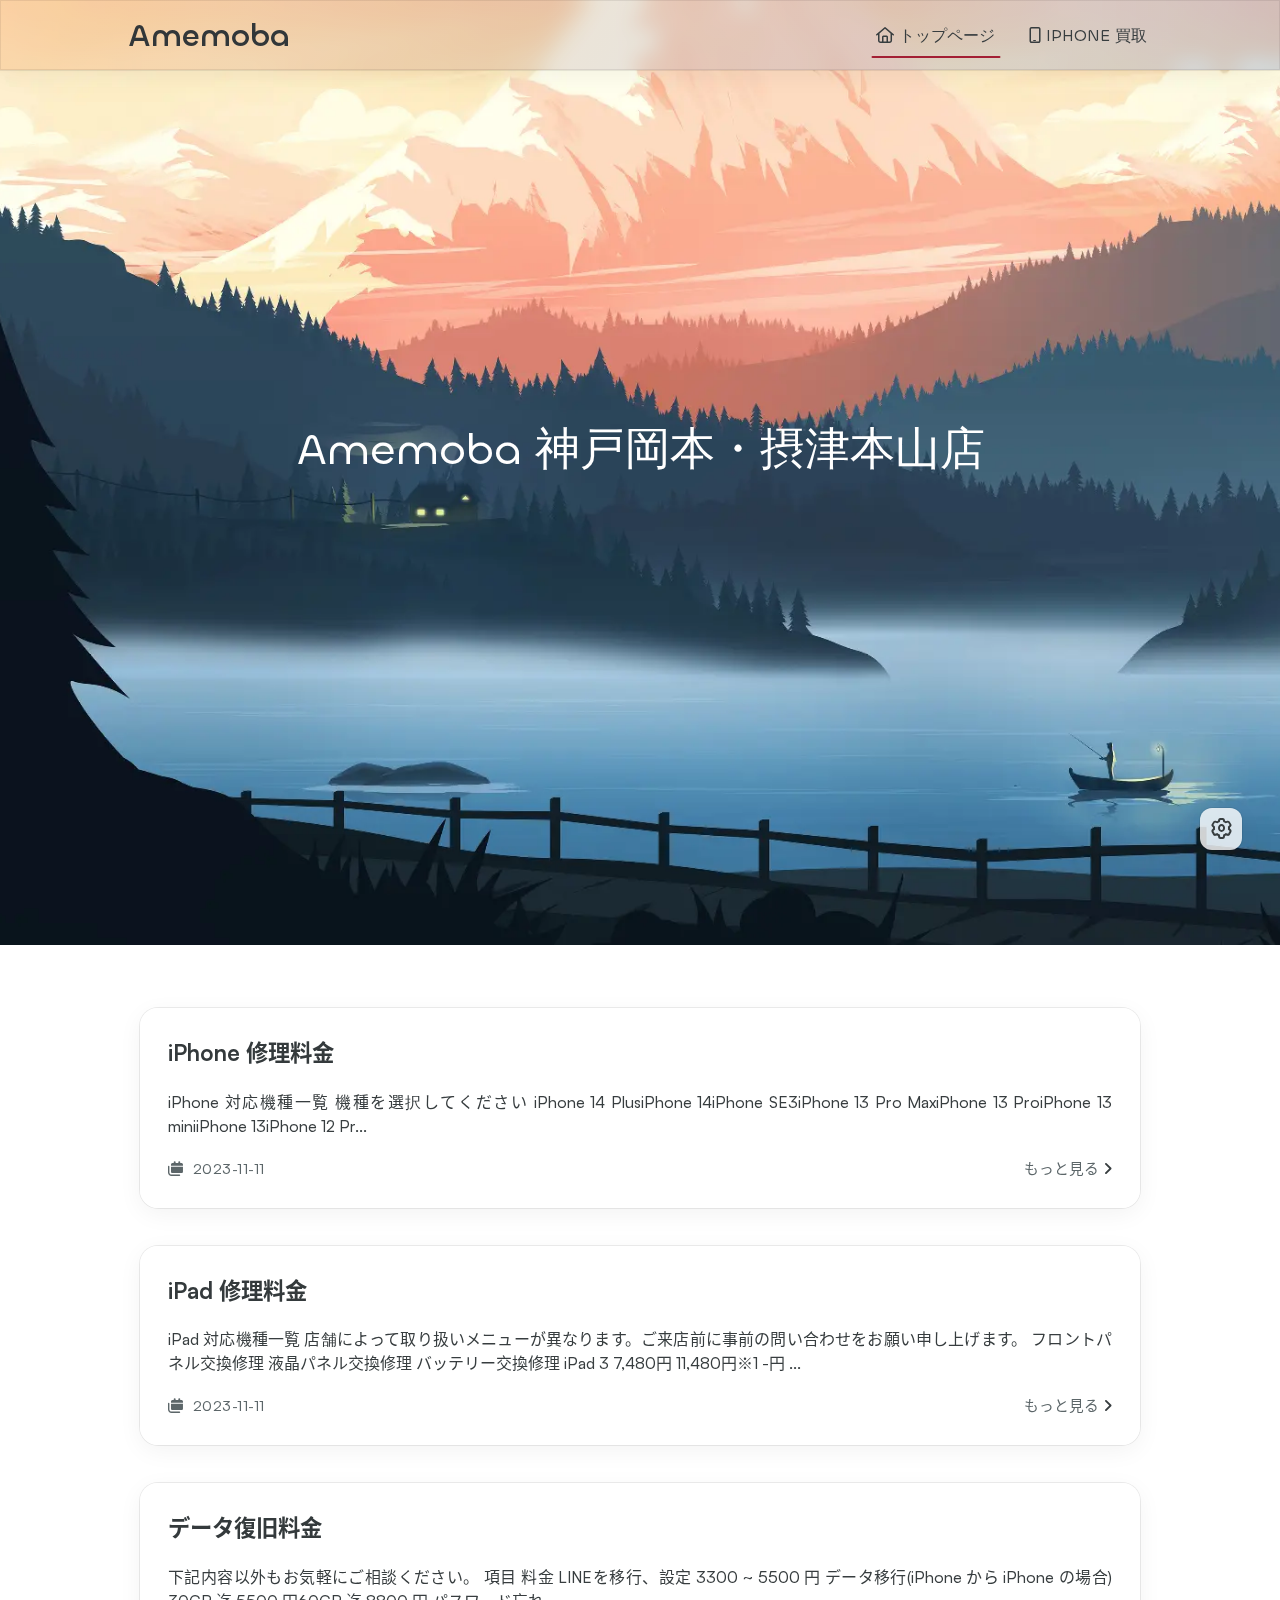
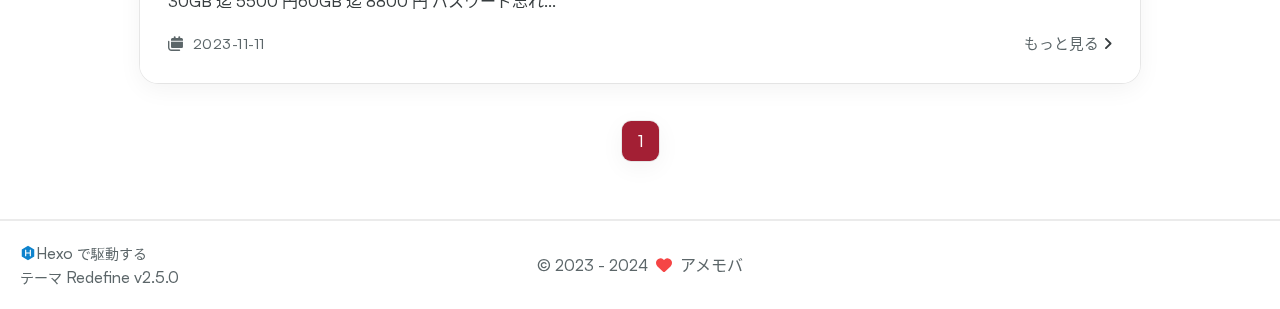
<file: index.html>
<!DOCTYPE html>
<html lang="ja">
<head>
    <meta charset="utf-8">
    <meta name="viewport" content="width=device-width, initial-scale=1">
    <meta name="keywords" content="iPhone,iPad,修理,アメモバ,神戸,東灘,摂津本山,岡本,芦屋">
    
    <meta name="author" content="アメモバ">
    <!-- preconnect -->
    <link rel="preconnect" href="https://fonts.googleapis.com">
    <link rel="preconnect" href="https://fonts.gstatic.com" crossorigin>

    
    <!--- Seo Part-->
    
    <link rel="canonical" href="https://amemoba.github.com/"/>
    <meta name="robots" content="index,follow">
    <meta name="googlebot" content="index,follow">
    <meta name="revisit-after" content="1 days">
    
        <meta name="description" content="アメモバ修理・摂津本山店のご案内ページです。修理に関するお問い合わせなどお気軽にお問い合わせください。">
<meta property="og:type" content="website">
<meta property="og:title" content="iPhone 修理のアメモバ摂津本山・岡本店">
<meta property="og:url" content="https://amemoba.github.com/index.html">
<meta property="og:site_name" content="iPhone 修理のアメモバ摂津本山・岡本店">
<meta property="og:description" content="アメモバ修理・摂津本山店のご案内ページです。修理に関するお問い合わせなどお気軽にお問い合わせください。">
<meta property="og:locale" content="ja_JP">
<meta property="article:author" content="エクレシア企画">
<meta property="article:tag" content="iPhone">
<meta property="article:tag" content="iPad">
<meta property="article:tag" content="修理">
<meta property="article:tag" content="アメモバ">
<meta property="article:tag" content="神戸">
<meta property="article:tag" content="東灘">
<meta property="article:tag" content="摂津本山">
<meta property="article:tag" content="岡本">
<meta property="article:tag" content="芦屋">
<meta name="twitter:card" content="summary">
    
    
    <!--- Icon Part-->
    <link rel="icon" type="image/png" href="/images/amemoba-favicon.ico" sizes="192x192">
    <link rel="apple-touch-icon" sizes="180x180" href="/images/amemoba-favicon.ico">
    <meta name="theme-color" content="#a31f34">
    <link rel="shortcut icon" href="/images/amemoba-favicon.ico">
    <!--- Page Info-->
    
    <title>
        
        iPhone 修理のアメモバ摂津本山・岡本店
    </title>
    
<link rel="stylesheet" href="/css/style.css">


    
        
<link rel="stylesheet" href="/assets/build/styles.css">

    

    
<link rel="stylesheet" href="/fonts/fonts.css">

    
<link rel="stylesheet" href="/fonts/Satoshi/satoshi.css">

    
<link rel="stylesheet" href="/fonts/Chillax/chillax.css">

    <!--- Font Part-->
    
    
    
    

    <!--- Inject Part-->
    
    <script id="hexo-configurations">
    window.config = {"hostname":"amemoba.github.com","root":"/","language":"ja"};
    window.theme = {"articles":{"style":{"font_size":"16px","line_height":1.5,"image_border_radius":"14px","image_alignment":"center","image_caption":false,"link_icon":true},"word_count":{"enable":true,"count":true,"min2read":true},"author_label":{"enable":false,"auto":false,"list":[]},"code_block":{"copy":true,"style":"mac","font":{"enable":false,"family":null,"url":null}},"toc":{"enable":false,"max_depth":3,"number":false,"expand":true,"init_open":true},"copyright":false,"lazyload":true,"recommendation":{"enable":false,"title":"推荐阅读","limit":3,"mobile_limit":2,"placeholder":"/images/wallhaven-wqery6-light.webp","skip_dirs":[]}},"colors":{"primary":"#a31f34","secondary":null},"global":{"fonts":{"chinese":{"enable":false,"family":null,"url":null},"english":{"enable":false,"family":null,"url":null}},"content_max_width":"1000px","sidebar_width":"210px","hover":{"shadow":true,"scale":false},"scroll_progress":{"bar":false,"percentage":false},"website_counter":{"url":"https://busuanzi.ibruce.info/busuanzi/2.3/busuanzi.pure.mini.js","enable":false,"site_pv":true,"site_uv":true,"post_pv":true},"single_page":true,"open_graph":true,"google_analytics":{"enable":false,"id":null}},"home_banner":{"enable":true,"style":"fixed","image":{"light":"/images/background-light.webp","dark":"/images/background-dark.webp"},"title":"Amemoba 神戸岡本・摂津本山店","subtitle":{"text":["iPhone 修理専門店です。","急に画面が動かなくなる、","カメラが使えない、","充電ができない、","データ復旧、データ移行、基盤修理など。","iPhone の困ったをお助けします。","遠慮なくご相談ください。"],"hitokoto":{"enable":false,"api":"https://v1.hitokoto.cn"},"typing_speed":100,"backing_speed":80,"starting_delay":500,"backing_delay":1500,"loop":true,"smart_backspace":true},"text_color":{"light":"#ffffff","dark":"#d1d1b6"},"text_style":{"title_size":"2.8rem","subtitle_size":"1.5rem","line_height":1.2},"custom_font":{"enable":false,"family":null,"url":null},"social_links":{"enable":false,"links":{"github":null,"instagram":null,"zhihu":null,"twitter":null,"email":null},"qrs":{"weixin":null}}},"plugins":{"feed":{"enable":false},"aplayer":{"enable":false,"type":"fixed","audios":[{"name":null,"artist":null,"url":null,"cover":null}]},"mermaid":{"enable":false,"version":"9.3.0"}},"version":"2.5.0","navbar":{"auto_hide":false,"color":{"left":"#f78736","right":"#367df7","transparency":35},"links":{"Home":{"path":"/","icon":"fa-regular fa-house"},"iPhone_Purchase":{"path":"https://amemoba.com/smartphone/iphone/","icon":"fa-light fa-mobile"}},"search":{"enable":false,"preload":true}},"page_templates":{"friends_column":2,"tags_style":"blur"},"home":{"sidebar":{"enable":false,"position":"left","first_item":"menu","announcement":null,"links":null},"article_date_format":"auto","categories":{"enable":true,"limit":3},"tags":{"enable":true,"limit":3}},"footerStart":"2023/10/22 14:00:00"};
    window.lang_ago = {"second":"%s 秒前","minute":"%s 分前","hour":"%s 時間前","day":"%s 日前","week":"%s 週間前","month":"%s 月前","year":"%s 年前"};
    window.data = {"masonry":false};
  </script>
    
    <!--- Fontawesome Part-->
    
<link rel="stylesheet" href="/fontawesome/fontawesome.min.css">

    
<link rel="stylesheet" href="/fontawesome/brands.min.css">

    
<link rel="stylesheet" href="/fontawesome/solid.min.css">

    
<link rel="stylesheet" href="/fontawesome/regular.min.css">

    
    
    
    
<meta name="generator" content="Hexo 7.0.0"></head>


<body>
<div class="progress-bar-container">
    

    
        <span class="pjax-progress-bar"></span>
        <span class="swup-progress-icon">
            <i class="fa-solid fa-circle-notch fa-spin"></i>
        </span>
    
</div>


<main class="page-container" id="swup">

    
        
    <style>
        .home-banner-container {
            background: transparent !important;
        }

        .home-article-item,
        .sidebar-links,
        .sidebar-content,
        a.page-number,
        a.extend,
        .sidebar-links .links:hover,
        .right-bottom-tools,
        footer.footer {
            background-color: var(--background-color-transparent-80) !important;
        }

        .right-bottom-tools:hover,
        a.page-number:hover,
        a.extend:hover {
            background-color: var(--primary-color) !important;
        }

        .site-info,
        .home-article-sticky-label {
            background-color: var(--background-color-transparent-15) !important;
        }

        .home-article-sticky-label {
            backdrop-filter: none !important;
        }
    </style>

    <div class="home-banner-background transition-fade">
    </div>


<div class="home-banner-container flex justify-center items-center transition-fade">
    <div class="content flex justify-center items-center">
        <div class="description flex flex-col justify-center items-center"
        
        >
            Amemoba 神戸岡本・摂津本山店
            
            
                <p><i id="subtitle"></i></p>
            
        </div>
        
    </div>
</div>



    

    <div class="main-content-container">


        <div class="main-content-header">
            <header class="navbar-container">
    
    <div class="navbar-content has-home-banner">
        <div class="left">
            
            <a class="logo-title" href="/">
                <h1>
                Amemoba
                </h1>
            </a>
        </div>

        <div class="right">
            <!-- PC -->
            <div class="desktop">
                <ul class="navbar-list">
                    
                        
                            <li class="navbar-item">
                                <!-- Menu -->
                                <a class="active" 
                                    href="/"  >
                                    
                                        
                                            <i class="fa-regular fa-house"></i>
                                        
                                        トップページ
                                    
                                </a>
                                <!-- Submenu -->
                                
                            </li>
                    
                        
                            <li class="navbar-item">
                                <!-- Menu -->
                                <a class="" 
                                    target="_blank" rel="noopener" href="https://amemoba.com/smartphone/iphone/"  >
                                    
                                        
                                            <i class="fa-light fa-mobile"></i>
                                        
                                        IPHONE 買取
                                    
                                </a>
                                <!-- Submenu -->
                                
                            </li>
                    
                    
                </ul>
            </div>
            <!-- Mobile -->
            <div class="mobile">
                
                <div class="icon-item navbar-bar">
                    <div class="navbar-bar-middle"></div>
                </div>
            </div>
        </div>
    </div>

    <!-- Mobile drawer -->
    <div class="navbar-drawer w-full absolute top-0 left-0 bg-background-color">
        <ul class="drawer-navbar-list flex flex-col justify-start items-center">
            
                
                    <li class="drawer-navbar-item text-base my-1.5 flex justify-center items-center">
                        <a class="rounded-3xl py-1.5 px-5 hover:border hover:!text-primary active:!text-primary group active" 
                        href="/"  >
                             
                                
                                    <i class="fa-regular fa-house"></i>
                                
                                トップページ
                            
                        </a>
                    </li>
                    <!-- Submenu -->
                    
            
                
                    <li class="drawer-navbar-item text-base my-1.5 flex justify-center items-center">
                        <a class="rounded-3xl py-1.5 px-5 hover:border hover:!text-primary active:!text-primary group " 
                        target="_blank" rel="noopener" href="https://amemoba.com/smartphone/iphone/"  >
                             
                                
                                    <i class="fa-light fa-mobile"></i>
                                
                                IPHONE 買取
                            
                        </a>
                    </li>
                    <!-- Submenu -->
                    
            

        </ul>
    </div>

    <div class="window-mask"></div>

</header>


        </div>

        <div class="main-content-body">

            

            <div class="main-content">

                
                    <div class="home-content-container">
    <ul class="home-article-list">
        
            <li class="home-article-item">

                

                

                

                <h3 class="home-article-title">
                    <a href="/iphone-list/">
                        iPhone 修理料金
                    </a>
                </h3>

                <div class="home-article-content markdown-body">
                    
                        iPhone 対応機種一覧
機種を選択してください

iPhone 14 PlusiPhone 14iPhone SE3iPhone 13 Pro MaxiPhone 13 ProiPhone 13 miniiPhone 13iPhone 12 Pr...
                    
                </div>

                <div class="home-article-meta-info-container">
    <div class="home-article-meta-info">
        <span><i class="fa-solid fa-calendars"></i>&nbsp;
            <span class="home-article-date" data-date="Sat Nov 11 2023 19:24:05 GMT+0900">
                
                    2023-11-11
                
            </span>
        </span>
        
        
    </div>

    <a href="/iphone-list/">もっと見る<span class="seo-reader-text">iPhone 修理料金</span>&nbsp;<i class="fa-solid fa-angle-right"></i></a>
</div>

            </li>
        
            <li class="home-article-item">

                

                

                

                <h3 class="home-article-title">
                    <a href="/ipad-list/">
                        iPad 修理料金
                    </a>
                </h3>

                <div class="home-article-content markdown-body">
                    
                        iPad 対応機種一覧
店舗によって取り扱いメニューが異なります。ご来店前に事前の問い合わせをお願い申し上げます。





フロントパネル交換修理
液晶パネル交換修理
バッテリー交換修理



iPad 3
7,480円
11,480円※1
-円
...
                    
                </div>

                <div class="home-article-meta-info-container">
    <div class="home-article-meta-info">
        <span><i class="fa-solid fa-calendars"></i>&nbsp;
            <span class="home-article-date" data-date="Sat Nov 11 2023 19:24:05 GMT+0900">
                
                    2023-11-11
                
            </span>
        </span>
        
        
    </div>

    <a href="/ipad-list/">もっと見る<span class="seo-reader-text">iPad 修理料金</span>&nbsp;<i class="fa-solid fa-angle-right"></i></a>
</div>

            </li>
        
            <li class="home-article-item">

                

                

                

                <h3 class="home-article-title">
                    <a href="/repair-fee/">
                        データ復旧料金
                    </a>
                </h3>

                <div class="home-article-content markdown-body">
                    
                        
下記内容以外もお気軽にご相談ください。




項目
料金



LINEを移行、設定
3300 ~ 5500 円


データ移行(iPhone から iPhone の場合)
30GB 迄 5500 円60GB 迄 8800 円


パスワード忘れ...
                    
                </div>

                <div class="home-article-meta-info-container">
    <div class="home-article-meta-info">
        <span><i class="fa-solid fa-calendars"></i>&nbsp;
            <span class="home-article-date" data-date="Sat Nov 11 2023 19:24:05 GMT+0900">
                
                    2023-11-11
                
            </span>
        </span>
        
        
    </div>

    <a href="/repair-fee/">もっと見る<span class="seo-reader-text">データ復旧料金</span>&nbsp;<i class="fa-solid fa-angle-right"></i></a>
</div>

            </li>
        
    </ul>

    <div class="home-paginator">
        <div class="paginator">
    <span class="page-number current">1</span>
</div>

    </div>
</div>

                    <div class="comment-container pjax"></div>
                

            </div>

            

        </div>

        <div class="main-content-footer">
            <footer class="footer mt-5 py-5 h-auto text-base text-third-text-color relative border-t-2 border-t-border-color">
    <div class="info-container py-3 text-center">
        
        <div class="text-center">
            &copy;
            
              <span>2023</span>
              -
            
            2024&nbsp;&nbsp;<i class="fa-solid fa-heart fa-beat" style="--fa-animation-duration: 0.5s; color: #f54545"></i>&nbsp;&nbsp;<a href="/">アメモバ</a>
        </div>
        
        <div class="relative text-center lg:absolute lg:left-[20px] lg:top-1/2 lg:-translate-y-1/2 lg:text-left">
            <span class="lg:block text-sm"><?xml version="1.0" encoding="utf-8"?><!DOCTYPE svg PUBLIC "-//W3C//DTD SVG 1.1//EN" "http://www.w3.org/Graphics/SVG/1.1/DTD/svg11.dtd"><svg class="relative top-[2px] inline-block align-baseline" version="1.1" id="圖層_1" xmlns="http://www.w3.org/2000/svg" xmlns:xlink="http://www.w3.org/1999/xlink" x="0px" y="0px" width="1rem" height="1rem" viewBox="0 0 512 512" enable-background="new 0 0 512 512" xml:space="preserve"><path fill="#0E83CD" d="M256.4,25.8l-200,115.5L56,371.5l199.6,114.7l200-115.5l0.4-230.2L256.4,25.8z M349,354.6l-18.4,10.7l-18.6-11V275H200v79.6l-18.4,10.7l-18.6-11v-197l18.5-10.6l18.5,10.8V237h112v-79.6l18.5-10.6l18.5,10.8V354.6z"/></svg><a target="_blank" class="text-base" href="https://hexo.io">Hexo</a> で駆動する</span>
            <span class="text-sm lg:block">テーマ&nbsp;<a class="text-base" target="_blank" href="https://github.com/EvanNotFound/hexo-theme-redefine">Redefine v2.5.0</a></span>
        </div>
        
        
        
        
        
    </div>  
</footer>
        </div>
    </div>

    

    <div class="right-side-tools-container">
        <div class="side-tools-container">
    <ul class="hidden-tools-list">
        <li class="right-bottom-tools tool-font-adjust-plus flex justify-center items-center">
            <i class="fa-regular fa-magnifying-glass-plus"></i>
        </li>

        <li class="right-bottom-tools tool-font-adjust-minus flex justify-center items-center">
            <i class="fa-regular fa-magnifying-glass-minus"></i>
        </li>

        <li class="right-bottom-tools tool-dark-light-toggle flex justify-center items-center">
            <i class="fa-regular fa-moon"></i>
        </li>

        <!-- rss -->
        

        
            <li class="right-bottom-tools tool-scroll-to-top flex justify-center items-center">
                <i class="fa-regular fa-arrow-up"></i>
            </li>
        

        <li class="right-bottom-tools tool-scroll-to-bottom flex justify-center items-center">
            <i class="fa-regular fa-arrow-down"></i>
        </li>
    </ul>

    <ul class="visible-tools-list">
        <li class="right-bottom-tools toggle-tools-list flex justify-center items-center">
            <i class="fa-regular fa-cog fa-spin"></i>
        </li>
        
        
    </ul>
</div>

    </div>

    <div class="image-viewer-container">
    <img src="">
</div>


    

</main>


    
<script src="/js/libs/Swup.min.js"></script>

<script src="/js/libs/SwupSlideTheme.min.js"></script>

<script src="/js/libs/SwupScriptsPlugin.min.js"></script>

<script src="/js/libs/SwupProgressPlugin.min.js"></script>

<script src="/js/libs/SwupScrollPlugin.min.js"></script>

<script src="/js/libs/SwupPreloadPlugin.min.js"></script>

<script>
    const swup = new Swup({
        plugins: [
            new SwupScriptsPlugin({
                optin: true,
            }),
            new SwupProgressPlugin(),
            new SwupScrollPlugin({
                offset: 80,
            }),
            new SwupSlideTheme({
                mainElement: ".main-content-body",
            }),
            new SwupPreloadPlugin(),
        ],
        containers: ["#swup"],
    });
</script>








<script src="/js/tools/imageViewer.js" type="module"></script>

<script src="/js/utils.js" type="module"></script>

<script src="/js/main.js" type="module"></script>

<script src="/js/layouts/navbarShrink.js" type="module"></script>

<script src="/js/tools/scrollTopBottom.js" type="module"></script>

<script src="/js/tools/lightDarkSwitch.js" type="module"></script>

<script src="/js/layouts/categoryList.js" type="module"></script>





    
<script src="/js/tools/codeBlock.js" type="module"></script>




    
<script src="/js/layouts/lazyload.js" type="module"></script>






  
<script src="/js/libs/Typed.min.js"></script>

  
<script src="/js/plugins/typed.js" type="module"></script>







<div class="post-scripts" data-swup-reload-script>
    
        
<script src="/js/libs/anime.min.js"></script>

        
<script src="/js/plugins/tabs.js"></script>

    
    
</div>


</body>
</html>
</file>
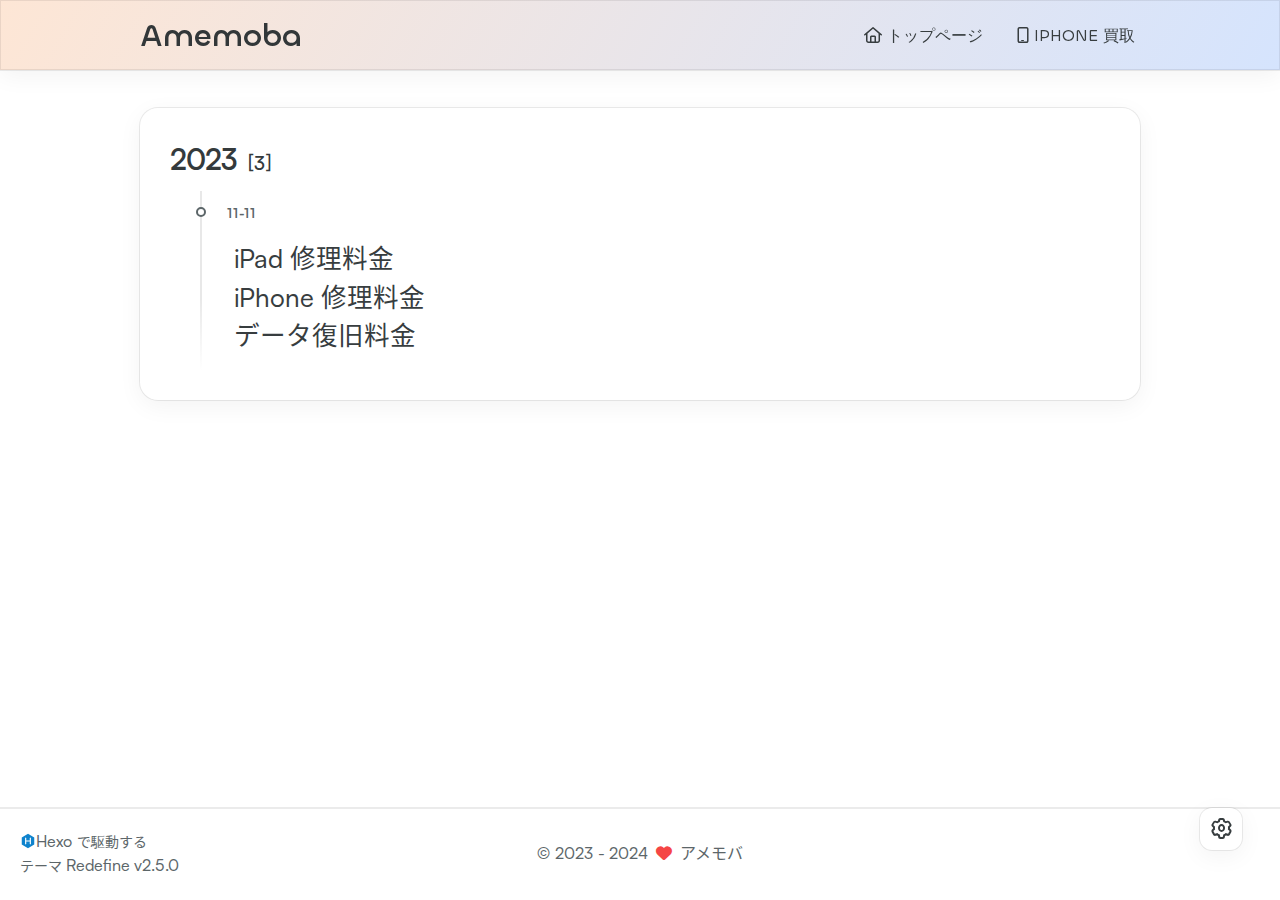
<file: archives/index.html>
<!DOCTYPE html>
<html lang="ja">
<head>
    <meta charset="utf-8">
    <meta name="viewport" content="width=device-width, initial-scale=1">
    <meta name="keywords" content="iPhone,iPad,修理,アメモバ,神戸,東灘,摂津本山,岡本,芦屋">
    
    <meta name="author" content="アメモバ">
    <!-- preconnect -->
    <link rel="preconnect" href="https://fonts.googleapis.com">
    <link rel="preconnect" href="https://fonts.gstatic.com" crossorigin>

    
    <!--- Seo Part-->
    
    <link rel="canonical" href="https://amemoba.github.com/archives/"/>
    <meta name="robots" content="index,follow">
    <meta name="googlebot" content="index,follow">
    <meta name="revisit-after" content="1 days">
    
        <meta name="description" content="アメモバ修理・摂津本山店のご案内ページです。修理に関するお問い合わせなどお気軽にお問い合わせください。">
<meta property="og:type" content="website">
<meta property="og:title" content="iPhone 修理のアメモバ摂津本山・岡本店">
<meta property="og:url" content="https://amemoba.github.com/archives/index.html">
<meta property="og:site_name" content="iPhone 修理のアメモバ摂津本山・岡本店">
<meta property="og:description" content="アメモバ修理・摂津本山店のご案内ページです。修理に関するお問い合わせなどお気軽にお問い合わせください。">
<meta property="og:locale" content="ja_JP">
<meta property="article:author" content="エクレシア企画">
<meta property="article:tag" content="iPhone">
<meta property="article:tag" content="iPad">
<meta property="article:tag" content="修理">
<meta property="article:tag" content="アメモバ">
<meta property="article:tag" content="神戸">
<meta property="article:tag" content="東灘">
<meta property="article:tag" content="摂津本山">
<meta property="article:tag" content="岡本">
<meta property="article:tag" content="芦屋">
<meta name="twitter:card" content="summary">
    
    
    <!--- Icon Part-->
    <link rel="icon" type="image/png" href="/images/amemoba-favicon.ico" sizes="192x192">
    <link rel="apple-touch-icon" sizes="180x180" href="/images/amemoba-favicon.ico">
    <meta name="theme-color" content="#a31f34">
    <link rel="shortcut icon" href="/images/amemoba-favicon.ico">
    <!--- Page Info-->
    
    <title>
        
            ファイル -
        
        iPhone 修理のアメモバ摂津本山・岡本店
    </title>
    
<link rel="stylesheet" href="/css/style.css">


    
        
<link rel="stylesheet" href="/assets/build/styles.css">

    

    
<link rel="stylesheet" href="/fonts/fonts.css">

    
<link rel="stylesheet" href="/fonts/Satoshi/satoshi.css">

    
<link rel="stylesheet" href="/fonts/Chillax/chillax.css">

    <!--- Font Part-->
    
    
    
    

    <!--- Inject Part-->
    
    <script id="hexo-configurations">
    window.config = {"hostname":"amemoba.github.com","root":"/","language":"ja"};
    window.theme = {"articles":{"style":{"font_size":"16px","line_height":1.5,"image_border_radius":"14px","image_alignment":"center","image_caption":false,"link_icon":true},"word_count":{"enable":true,"count":true,"min2read":true},"author_label":{"enable":false,"auto":false,"list":[]},"code_block":{"copy":true,"style":"mac","font":{"enable":false,"family":null,"url":null}},"toc":{"enable":false,"max_depth":3,"number":false,"expand":true,"init_open":true},"copyright":false,"lazyload":true,"recommendation":{"enable":false,"title":"推荐阅读","limit":3,"mobile_limit":2,"placeholder":"/images/wallhaven-wqery6-light.webp","skip_dirs":[]}},"colors":{"primary":"#a31f34","secondary":null},"global":{"fonts":{"chinese":{"enable":false,"family":null,"url":null},"english":{"enable":false,"family":null,"url":null}},"content_max_width":"1000px","sidebar_width":"210px","hover":{"shadow":true,"scale":false},"scroll_progress":{"bar":false,"percentage":false},"website_counter":{"url":"https://busuanzi.ibruce.info/busuanzi/2.3/busuanzi.pure.mini.js","enable":false,"site_pv":true,"site_uv":true,"post_pv":true},"single_page":true,"open_graph":true,"google_analytics":{"enable":false,"id":null}},"home_banner":{"enable":true,"style":"fixed","image":{"light":"/images/background-light.webp","dark":"/images/background-dark.webp"},"title":"Amemoba 神戸岡本・摂津本山店","subtitle":{"text":["iPhone 修理専門店です。","急に画面が動かなくなる、","カメラが使えない、","充電ができない、","データ復旧、データ移行、基盤修理など。","iPhone の困ったをお助けします。","遠慮なくご相談ください。"],"hitokoto":{"enable":false,"api":"https://v1.hitokoto.cn"},"typing_speed":100,"backing_speed":80,"starting_delay":500,"backing_delay":1500,"loop":true,"smart_backspace":true},"text_color":{"light":"#ffffff","dark":"#d1d1b6"},"text_style":{"title_size":"2.8rem","subtitle_size":"1.5rem","line_height":1.2},"custom_font":{"enable":false,"family":null,"url":null},"social_links":{"enable":false,"links":{"github":null,"instagram":null,"zhihu":null,"twitter":null,"email":null},"qrs":{"weixin":null}}},"plugins":{"feed":{"enable":false},"aplayer":{"enable":false,"type":"fixed","audios":[{"name":null,"artist":null,"url":null,"cover":null}]},"mermaid":{"enable":false,"version":"9.3.0"}},"version":"2.5.0","navbar":{"auto_hide":false,"color":{"left":"#f78736","right":"#367df7","transparency":35},"links":{"Home":{"path":"/","icon":"fa-regular fa-house"},"iPhone_Purchase":{"path":"https://amemoba.com/smartphone/iphone/","icon":"fa-light fa-mobile"}},"search":{"enable":false,"preload":true}},"page_templates":{"friends_column":2,"tags_style":"blur"},"home":{"sidebar":{"enable":false,"position":"left","first_item":"menu","announcement":null,"links":null},"article_date_format":"auto","categories":{"enable":true,"limit":3},"tags":{"enable":true,"limit":3}},"footerStart":"2023/10/22 14:00:00"};
    window.lang_ago = {"second":"%s 秒前","minute":"%s 分前","hour":"%s 時間前","day":"%s 日前","week":"%s 週間前","month":"%s 月前","year":"%s 年前"};
    window.data = {"masonry":false};
  </script>
    
    <!--- Fontawesome Part-->
    
<link rel="stylesheet" href="/fontawesome/fontawesome.min.css">

    
<link rel="stylesheet" href="/fontawesome/brands.min.css">

    
<link rel="stylesheet" href="/fontawesome/solid.min.css">

    
<link rel="stylesheet" href="/fontawesome/regular.min.css">

    
    
    
    
<meta name="generator" content="Hexo 7.0.0"></head>


<body>
<div class="progress-bar-container">
    

    
        <span class="pjax-progress-bar"></span>
        <span class="swup-progress-icon">
            <i class="fa-solid fa-circle-notch fa-spin"></i>
        </span>
    
</div>


<main class="page-container" id="swup">

    

    <div class="main-content-container">


        <div class="main-content-header">
            <header class="navbar-container">
    
    <div class="navbar-content">
        <div class="left">
            
            <a class="logo-title" href="/">
                
                Amemoba
                
            </a>
        </div>

        <div class="right">
            <!-- PC -->
            <div class="desktop">
                <ul class="navbar-list">
                    
                        
                            <li class="navbar-item">
                                <!-- Menu -->
                                <a class="" 
                                    href="/"  >
                                    
                                        
                                            <i class="fa-regular fa-house"></i>
                                        
                                        トップページ
                                    
                                </a>
                                <!-- Submenu -->
                                
                            </li>
                    
                        
                            <li class="navbar-item">
                                <!-- Menu -->
                                <a class="" 
                                    target="_blank" rel="noopener" href="https://amemoba.com/smartphone/iphone/"  >
                                    
                                        
                                            <i class="fa-light fa-mobile"></i>
                                        
                                        IPHONE 買取
                                    
                                </a>
                                <!-- Submenu -->
                                
                            </li>
                    
                    
                </ul>
            </div>
            <!-- Mobile -->
            <div class="mobile">
                
                <div class="icon-item navbar-bar">
                    <div class="navbar-bar-middle"></div>
                </div>
            </div>
        </div>
    </div>

    <!-- Mobile drawer -->
    <div class="navbar-drawer w-full absolute top-0 left-0 bg-background-color">
        <ul class="drawer-navbar-list flex flex-col justify-start items-center">
            
                
                    <li class="drawer-navbar-item text-base my-1.5 flex justify-center items-center">
                        <a class="rounded-3xl py-1.5 px-5 hover:border hover:!text-primary active:!text-primary group " 
                        href="/"  >
                             
                                
                                    <i class="fa-regular fa-house"></i>
                                
                                トップページ
                            
                        </a>
                    </li>
                    <!-- Submenu -->
                    
            
                
                    <li class="drawer-navbar-item text-base my-1.5 flex justify-center items-center">
                        <a class="rounded-3xl py-1.5 px-5 hover:border hover:!text-primary active:!text-primary group " 
                        target="_blank" rel="noopener" href="https://amemoba.com/smartphone/iphone/"  >
                             
                                
                                    <i class="fa-light fa-mobile"></i>
                                
                                IPHONE 買取
                            
                        </a>
                    </li>
                    <!-- Submenu -->
                    
            

        </ul>
    </div>

    <div class="window-mask"></div>

</header>


        </div>

        <div class="main-content-body">

            

            <div class="main-content">

                
                    <div class="archive-container ">
    

<div class="archive-list-container">
    
        <section class="archive-item">
            <div class="archive-item-header">
                <span class="archive-year">2023</span>
                <span class="archive-year-post-count">[3]</span>
            </div>
            <ul class="article-list">
              
                
                    
                    <li class="article-item" date-is='11-11'>
                
                
                    <a href="/ipad-list/">
                        <span class="article-title">iPad 修理料金</span>
                    </a>
                
              
                
                
                    <a href="/iphone-list/">
                        <span class="article-title">iPhone 修理料金</span>
                    </a>
                
              
                
                
                    <a href="/repair-fee/">
                        <span class="article-title">データ復旧料金</span>
                    </a>
                
              
            </ul>
        </section>
    
</div>

</div>

                

            </div>

            

        </div>

        <div class="main-content-footer">
            <footer class="footer mt-5 py-5 h-auto text-base text-third-text-color relative border-t-2 border-t-border-color">
    <div class="info-container py-3 text-center">
        
        <div class="text-center">
            &copy;
            
              <span>2023</span>
              -
            
            2024&nbsp;&nbsp;<i class="fa-solid fa-heart fa-beat" style="--fa-animation-duration: 0.5s; color: #f54545"></i>&nbsp;&nbsp;<a href="/">アメモバ</a>
        </div>
        
        <div class="relative text-center lg:absolute lg:left-[20px] lg:top-1/2 lg:-translate-y-1/2 lg:text-left">
            <span class="lg:block text-sm"><?xml version="1.0" encoding="utf-8"?><!DOCTYPE svg PUBLIC "-//W3C//DTD SVG 1.1//EN" "http://www.w3.org/Graphics/SVG/1.1/DTD/svg11.dtd"><svg class="relative top-[2px] inline-block align-baseline" version="1.1" id="圖層_1" xmlns="http://www.w3.org/2000/svg" xmlns:xlink="http://www.w3.org/1999/xlink" x="0px" y="0px" width="1rem" height="1rem" viewBox="0 0 512 512" enable-background="new 0 0 512 512" xml:space="preserve"><path fill="#0E83CD" d="M256.4,25.8l-200,115.5L56,371.5l199.6,114.7l200-115.5l0.4-230.2L256.4,25.8z M349,354.6l-18.4,10.7l-18.6-11V275H200v79.6l-18.4,10.7l-18.6-11v-197l18.5-10.6l18.5,10.8V237h112v-79.6l18.5-10.6l18.5,10.8V354.6z"/></svg><a target="_blank" class="text-base" href="https://hexo.io">Hexo</a> で駆動する</span>
            <span class="text-sm lg:block">テーマ&nbsp;<a class="text-base" target="_blank" href="https://github.com/EvanNotFound/hexo-theme-redefine">Redefine v2.5.0</a></span>
        </div>
        
        
        
        
        
    </div>  
</footer>
        </div>
    </div>

    

    <div class="right-side-tools-container">
        <div class="side-tools-container">
    <ul class="hidden-tools-list">
        <li class="right-bottom-tools tool-font-adjust-plus flex justify-center items-center">
            <i class="fa-regular fa-magnifying-glass-plus"></i>
        </li>

        <li class="right-bottom-tools tool-font-adjust-minus flex justify-center items-center">
            <i class="fa-regular fa-magnifying-glass-minus"></i>
        </li>

        <li class="right-bottom-tools tool-dark-light-toggle flex justify-center items-center">
            <i class="fa-regular fa-moon"></i>
        </li>

        <!-- rss -->
        

        
            <li class="right-bottom-tools tool-scroll-to-top flex justify-center items-center">
                <i class="fa-regular fa-arrow-up"></i>
            </li>
        

        <li class="right-bottom-tools tool-scroll-to-bottom flex justify-center items-center">
            <i class="fa-regular fa-arrow-down"></i>
        </li>
    </ul>

    <ul class="visible-tools-list">
        <li class="right-bottom-tools toggle-tools-list flex justify-center items-center">
            <i class="fa-regular fa-cog fa-spin"></i>
        </li>
        
        
    </ul>
</div>

    </div>

    <div class="image-viewer-container">
    <img src="">
</div>


    

</main>


    
<script src="/js/libs/Swup.min.js"></script>

<script src="/js/libs/SwupSlideTheme.min.js"></script>

<script src="/js/libs/SwupScriptsPlugin.min.js"></script>

<script src="/js/libs/SwupProgressPlugin.min.js"></script>

<script src="/js/libs/SwupScrollPlugin.min.js"></script>

<script src="/js/libs/SwupPreloadPlugin.min.js"></script>

<script>
    const swup = new Swup({
        plugins: [
            new SwupScriptsPlugin({
                optin: true,
            }),
            new SwupProgressPlugin(),
            new SwupScrollPlugin({
                offset: 80,
            }),
            new SwupSlideTheme({
                mainElement: ".main-content-body",
            }),
            new SwupPreloadPlugin(),
        ],
        containers: ["#swup"],
    });
</script>







<script src="/js/tools/imageViewer.js" type="module"></script>

<script src="/js/utils.js" type="module"></script>

<script src="/js/main.js" type="module"></script>

<script src="/js/layouts/navbarShrink.js" type="module"></script>

<script src="/js/tools/scrollTopBottom.js" type="module"></script>

<script src="/js/tools/lightDarkSwitch.js" type="module"></script>

<script src="/js/layouts/categoryList.js" type="module"></script>





    
<script src="/js/tools/codeBlock.js" type="module"></script>




    
<script src="/js/layouts/lazyload.js" type="module"></script>






  
<script src="/js/libs/Typed.min.js"></script>

  
<script src="/js/plugins/typed.js" type="module"></script>







<div class="post-scripts" data-swup-reload-script>
    
        
<script src="/js/libs/anime.min.js"></script>

        
<script src="/js/plugins/tabs.js"></script>

    
    
</div>


</body>
</html>
</file>
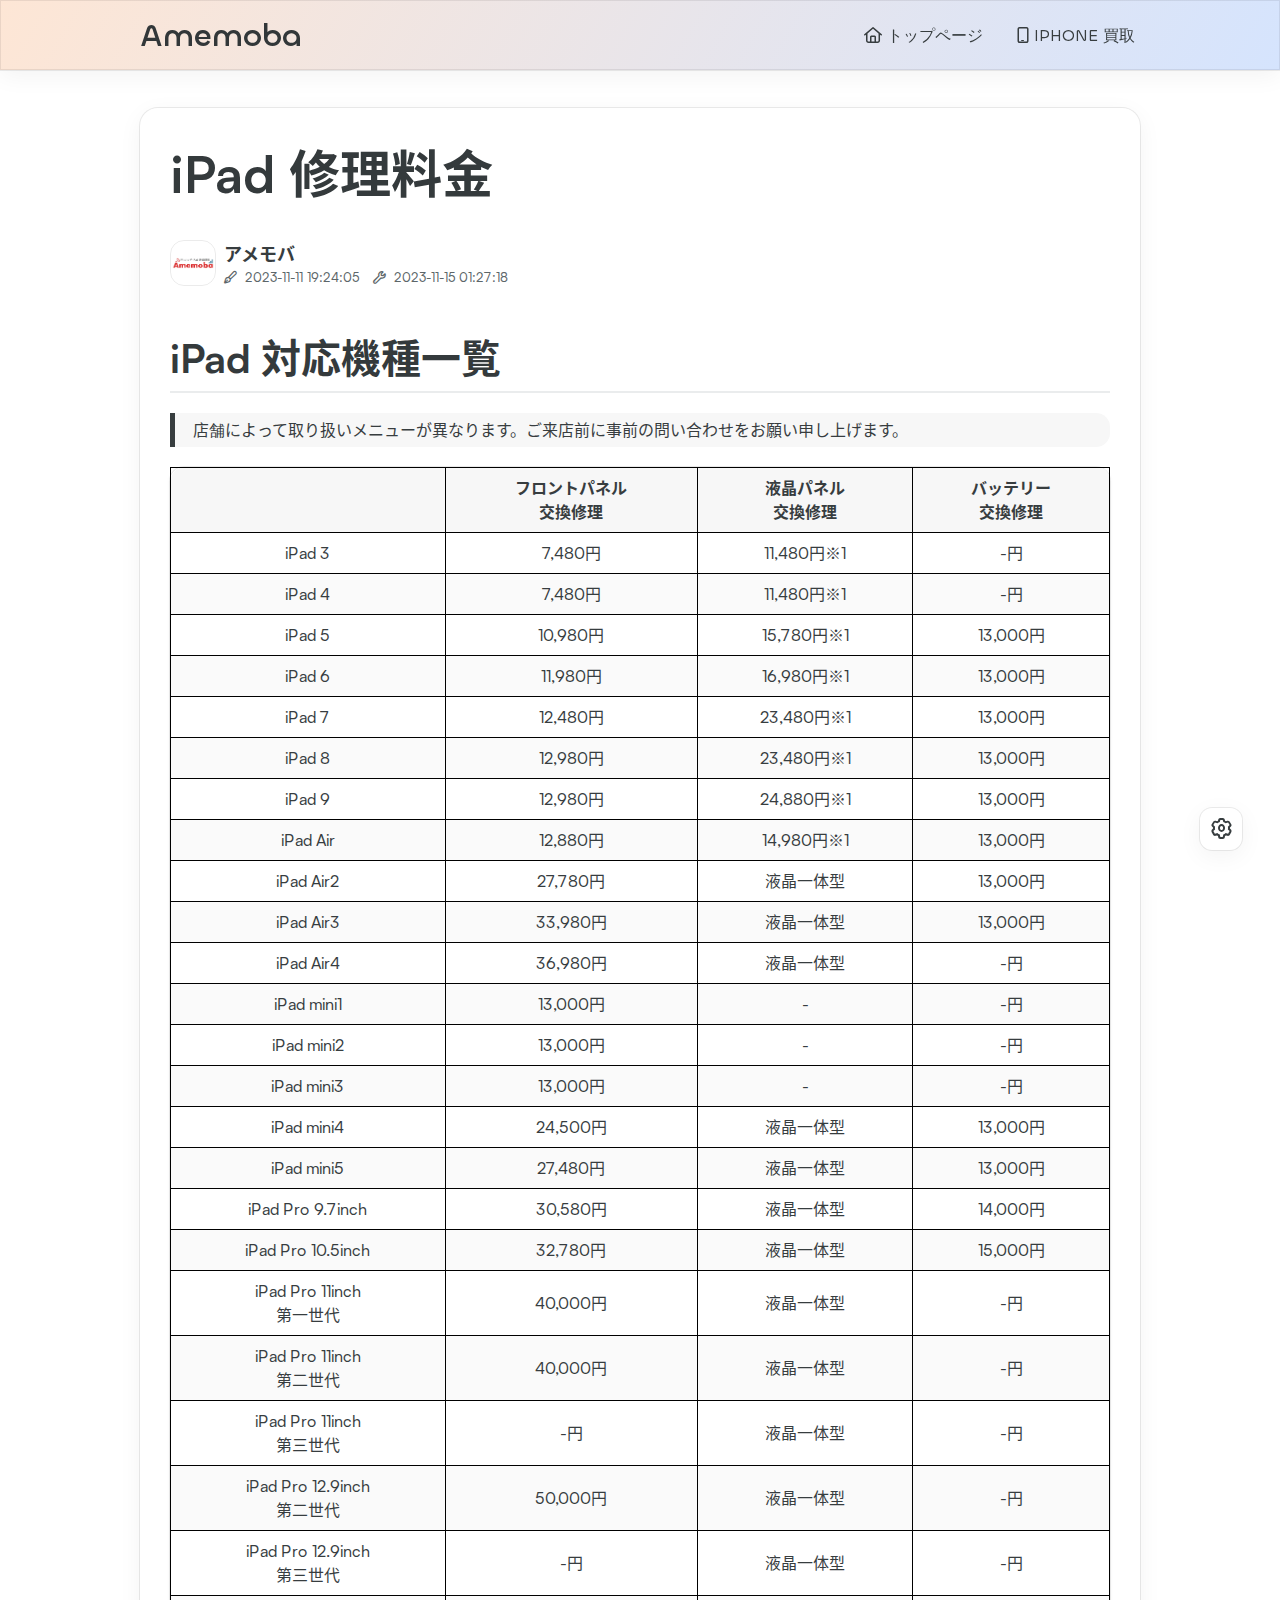
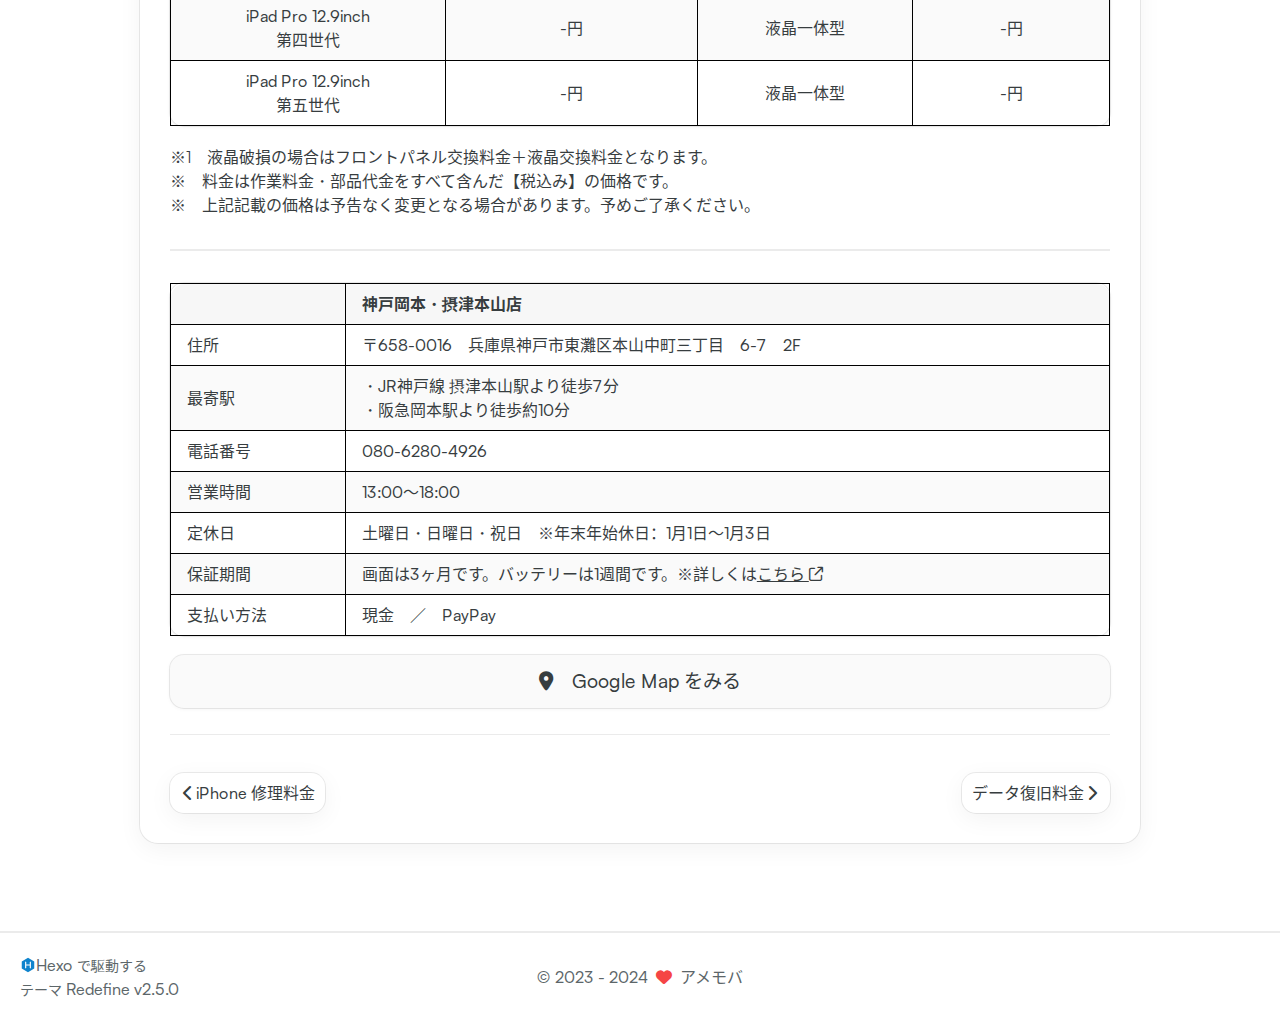
<file: ipad-list/index.html>
<!DOCTYPE html>
<html lang="ja">
<head>
    <meta charset="utf-8">
    <meta name="viewport" content="width=device-width, initial-scale=1">
    <meta name="keywords" content="iPhone,iPad,修理,アメモバ,神戸,東灘,摂津本山,岡本,芦屋">
    
    <meta name="author" content="アメモバ">
    <!-- preconnect -->
    <link rel="preconnect" href="https://fonts.googleapis.com">
    <link rel="preconnect" href="https://fonts.gstatic.com" crossorigin>

    
    <!--- Seo Part-->
    
    <link rel="canonical" href="https://amemoba.github.com/ipad-list/"/>
    <meta name="robots" content="index,follow">
    <meta name="googlebot" content="index,follow">
    <meta name="revisit-after" content="1 days">
    
        <meta name="description" content="iPadの画面割れ修理料金一覧表です。アメモバではiPadの機種別の画面割れ・液晶漏れ修理料金や修理時間を分かりやすくご紹介。アメモバは、他社様と比較しても負けない低価格にて修理を承っております。安く早く修理するならアメモバ修理へ！">
<meta property="og:type" content="article">
<meta property="og:title" content="iPad 修理料金">
<meta property="og:url" content="https://amemoba.github.com/ipad-list/index.html">
<meta property="og:site_name" content="iPhone 修理のアメモバ摂津本山・岡本店">
<meta property="og:description" content="iPadの画面割れ修理料金一覧表です。アメモバではiPadの機種別の画面割れ・液晶漏れ修理料金や修理時間を分かりやすくご紹介。アメモバは、他社様と比較しても負けない低価格にて修理を承っております。安く早く修理するならアメモバ修理へ！">
<meta property="og:locale" content="ja_JP">
<meta property="article:published_time" content="2023-11-11T10:24:05.170Z">
<meta property="article:modified_time" content="2023-11-14T16:27:18.658Z">
<meta property="article:author" content="エクレシア企画">
<meta property="article:tag" content="iPhone">
<meta property="article:tag" content="iPad">
<meta property="article:tag" content="修理">
<meta property="article:tag" content="アメモバ">
<meta property="article:tag" content="神戸">
<meta property="article:tag" content="東灘">
<meta property="article:tag" content="摂津本山">
<meta property="article:tag" content="岡本">
<meta property="article:tag" content="芦屋">
<meta name="twitter:card" content="summary">
    
    
    <!--- Icon Part-->
    <link rel="icon" type="image/png" href="/images/amemoba-favicon.ico" sizes="192x192">
    <link rel="apple-touch-icon" sizes="180x180" href="/images/amemoba-favicon.ico">
    <meta name="theme-color" content="#a31f34">
    <link rel="shortcut icon" href="/images/amemoba-favicon.ico">
    <!--- Page Info-->
    
    <title>
        
            iPad 修理料金 -
        
        iPhone 修理のアメモバ摂津本山・岡本店
    </title>
    
<link rel="stylesheet" href="/css/style.css">


    
        
<link rel="stylesheet" href="/assets/build/styles.css">

    

    
<link rel="stylesheet" href="/fonts/fonts.css">

    
<link rel="stylesheet" href="/fonts/Satoshi/satoshi.css">

    
<link rel="stylesheet" href="/fonts/Chillax/chillax.css">

    <!--- Font Part-->
    
    
    
    

    <!--- Inject Part-->
    
    <script id="hexo-configurations">
    window.config = {"hostname":"amemoba.github.com","root":"/","language":"ja"};
    window.theme = {"articles":{"style":{"font_size":"16px","line_height":1.5,"image_border_radius":"14px","image_alignment":"center","image_caption":false,"link_icon":true},"word_count":{"enable":true,"count":true,"min2read":true},"author_label":{"enable":false,"auto":false,"list":[]},"code_block":{"copy":true,"style":"mac","font":{"enable":false,"family":null,"url":null}},"toc":{"enable":false,"max_depth":3,"number":false,"expand":true,"init_open":true},"copyright":false,"lazyload":true,"recommendation":{"enable":false,"title":"推荐阅读","limit":3,"mobile_limit":2,"placeholder":"/images/wallhaven-wqery6-light.webp","skip_dirs":[]}},"colors":{"primary":"#a31f34","secondary":null},"global":{"fonts":{"chinese":{"enable":false,"family":null,"url":null},"english":{"enable":false,"family":null,"url":null}},"content_max_width":"1000px","sidebar_width":"210px","hover":{"shadow":true,"scale":false},"scroll_progress":{"bar":false,"percentage":false},"website_counter":{"url":"https://busuanzi.ibruce.info/busuanzi/2.3/busuanzi.pure.mini.js","enable":false,"site_pv":true,"site_uv":true,"post_pv":true},"single_page":true,"open_graph":true,"google_analytics":{"enable":false,"id":null}},"home_banner":{"enable":true,"style":"fixed","image":{"light":"/images/background-light.webp","dark":"/images/background-dark.webp"},"title":"Amemoba 神戸岡本・摂津本山店","subtitle":{"text":["iPhone 修理専門店です。","急に画面が動かなくなる、","カメラが使えない、","充電ができない、","データ復旧、データ移行、基盤修理など。","iPhone の困ったをお助けします。","遠慮なくご相談ください。"],"hitokoto":{"enable":false,"api":"https://v1.hitokoto.cn"},"typing_speed":100,"backing_speed":80,"starting_delay":500,"backing_delay":1500,"loop":true,"smart_backspace":true},"text_color":{"light":"#ffffff","dark":"#d1d1b6"},"text_style":{"title_size":"2.8rem","subtitle_size":"1.5rem","line_height":1.2},"custom_font":{"enable":false,"family":null,"url":null},"social_links":{"enable":false,"links":{"github":null,"instagram":null,"zhihu":null,"twitter":null,"email":null},"qrs":{"weixin":null}}},"plugins":{"feed":{"enable":false},"aplayer":{"enable":false,"type":"fixed","audios":[{"name":null,"artist":null,"url":null,"cover":null}]},"mermaid":{"enable":false,"version":"9.3.0"}},"version":"2.5.0","navbar":{"auto_hide":false,"color":{"left":"#f78736","right":"#367df7","transparency":35},"links":{"Home":{"path":"/","icon":"fa-regular fa-house"},"iPhone_Purchase":{"path":"https://amemoba.com/smartphone/iphone/","icon":"fa-light fa-mobile"}},"search":{"enable":false,"preload":true}},"page_templates":{"friends_column":2,"tags_style":"blur"},"home":{"sidebar":{"enable":false,"position":"left","first_item":"menu","announcement":null,"links":null},"article_date_format":"auto","categories":{"enable":true,"limit":3},"tags":{"enable":true,"limit":3}},"footerStart":"2023/10/22 14:00:00"};
    window.lang_ago = {"second":"%s 秒前","minute":"%s 分前","hour":"%s 時間前","day":"%s 日前","week":"%s 週間前","month":"%s 月前","year":"%s 年前"};
    window.data = {"masonry":false};
  </script>
    
    <!--- Fontawesome Part-->
    
<link rel="stylesheet" href="/fontawesome/fontawesome.min.css">

    
<link rel="stylesheet" href="/fontawesome/brands.min.css">

    
<link rel="stylesheet" href="/fontawesome/solid.min.css">

    
<link rel="stylesheet" href="/fontawesome/regular.min.css">

    
    
    
    
<meta name="generator" content="Hexo 7.0.0"></head>


<body>
<div class="progress-bar-container">
    

    
        <span class="pjax-progress-bar"></span>
        <span class="swup-progress-icon">
            <i class="fa-solid fa-circle-notch fa-spin"></i>
        </span>
    
</div>


<main class="page-container" id="swup">

    

    <div class="main-content-container">


        <div class="main-content-header">
            <header class="navbar-container">
    
    <div class="navbar-content">
        <div class="left">
            
            <a class="logo-title" href="/">
                
                Amemoba
                
            </a>
        </div>

        <div class="right">
            <!-- PC -->
            <div class="desktop">
                <ul class="navbar-list">
                    
                        
                            <li class="navbar-item">
                                <!-- Menu -->
                                <a class="" 
                                    href="/"  >
                                    
                                        
                                            <i class="fa-regular fa-house"></i>
                                        
                                        トップページ
                                    
                                </a>
                                <!-- Submenu -->
                                
                            </li>
                    
                        
                            <li class="navbar-item">
                                <!-- Menu -->
                                <a class="" 
                                    target="_blank" rel="noopener" href="https://amemoba.com/smartphone/iphone/"  >
                                    
                                        
                                            <i class="fa-light fa-mobile"></i>
                                        
                                        IPHONE 買取
                                    
                                </a>
                                <!-- Submenu -->
                                
                            </li>
                    
                    
                </ul>
            </div>
            <!-- Mobile -->
            <div class="mobile">
                
                <div class="icon-item navbar-bar">
                    <div class="navbar-bar-middle"></div>
                </div>
            </div>
        </div>
    </div>

    <!-- Mobile drawer -->
    <div class="navbar-drawer w-full absolute top-0 left-0 bg-background-color">
        <ul class="drawer-navbar-list flex flex-col justify-start items-center">
            
                
                    <li class="drawer-navbar-item text-base my-1.5 flex justify-center items-center">
                        <a class="rounded-3xl py-1.5 px-5 hover:border hover:!text-primary active:!text-primary group " 
                        href="/"  >
                             
                                
                                    <i class="fa-regular fa-house"></i>
                                
                                トップページ
                            
                        </a>
                    </li>
                    <!-- Submenu -->
                    
            
                
                    <li class="drawer-navbar-item text-base my-1.5 flex justify-center items-center">
                        <a class="rounded-3xl py-1.5 px-5 hover:border hover:!text-primary active:!text-primary group " 
                        target="_blank" rel="noopener" href="https://amemoba.com/smartphone/iphone/"  >
                             
                                
                                    <i class="fa-light fa-mobile"></i>
                                
                                IPHONE 買取
                            
                        </a>
                    </li>
                    <!-- Submenu -->
                    
            

        </ul>
    </div>

    <div class="window-mask"></div>

</header>


        </div>

        <div class="main-content-body">

            

            <div class="main-content">

                
                    <div class="post-page-container">
    <div class="article-content-container">

        <div class="article-title">
            
                <h1 class="article-title-regular">iPad 修理料金</h1>
            
            </div>
            
                    
        
        
            <div class="article-header flex flex-row gap-2 items-center">
                <div class="avatar w-[46px] h-[46px] flex-shrink-0 rounded-medium border border-border-color p-[1px]">
                    <img src="/images/amemoba-avatar.png">
                </div>
                <div class="info flex flex-col justify-between">
                    <div class="author flex items-center">
                        <span class="name text-default-text-color text-lg font-semibold">アメモバ</span>
                        
                    </div>
                    <div class="meta-info">
                        <div class="article-meta-info">
    <span class="article-date article-meta-item">
        <i class="fa-regular fa-pen-fancy"></i>&nbsp;
        <span class="desktop">2023-11-11 19:24:05</span>
        <span class="mobile">2023-11-11 19:24:05</span>
        <span class="hover-info">作成</span>
    </span>
    
        <span class="article-date article-meta-item">
            <i class="fa-regular fa-wrench"></i>&nbsp;
            <span class="desktop">2023-11-15 01:27:18</span>
            <span class="mobile">2023-11-15 01:27:18</span>
            <span class="hover-info">更新</span>
        </span>
    

    
    

    
    
    
    
</div>

                    </div>
                </div>
            </div>
        

        


        <div class="article-content markdown-body">
            <h2 id="iPad-対応機種一覧"><a href="#iPad-対応機種一覧" class="headerlink" title="iPad 対応機種一覧"></a>iPad 対応機種一覧</h2><blockquote>
<p>店舗によって取り扱いメニューが異なります。ご来店前に事前の問い合わせをお願い申し上げます。</p>
</blockquote>
<table>
<thead>
<tr>
<th align="center"></th>
<th align="center">フロントパネル<br />交換修理</th>
<th align="center">液晶パネル<br />交換修理</th>
<th align="center">バッテリー<br />交換修理</th>
</tr>
</thead>
<tbody><tr>
<td align="center">iPad 3</td>
<td align="center">7,480円</td>
<td align="center">11,480円※1</td>
<td align="center">-円</td>
</tr>
<tr>
<td align="center">iPad 4</td>
<td align="center">7,480円</td>
<td align="center">11,480円※1</td>
<td align="center">-円</td>
</tr>
<tr>
<td align="center">iPad 5</td>
<td align="center">10,980円</td>
<td align="center">15,780円※1</td>
<td align="center">13,000円</td>
</tr>
<tr>
<td align="center">iPad 6</td>
<td align="center">11,980円</td>
<td align="center">16,980円※1</td>
<td align="center">13,000円</td>
</tr>
<tr>
<td align="center">iPad 7</td>
<td align="center">12,480円</td>
<td align="center">23,480円※1</td>
<td align="center">13,000円</td>
</tr>
<tr>
<td align="center">iPad 8</td>
<td align="center">12,980円</td>
<td align="center">23,480円※1</td>
<td align="center">13,000円</td>
</tr>
<tr>
<td align="center">iPad 9</td>
<td align="center">12,980円</td>
<td align="center">24,880円※1</td>
<td align="center">13,000円</td>
</tr>
<tr>
<td align="center">iPad Air</td>
<td align="center">12,880円</td>
<td align="center">14,980円※1</td>
<td align="center">13,000円</td>
</tr>
<tr>
<td align="center">iPad Air2</td>
<td align="center">27,780円</td>
<td align="center">液晶一体型</td>
<td align="center">13,000円</td>
</tr>
<tr>
<td align="center">iPad Air3</td>
<td align="center">33,980円</td>
<td align="center">液晶一体型</td>
<td align="center">13,000円</td>
</tr>
<tr>
<td align="center">iPad Air4</td>
<td align="center">36,980円</td>
<td align="center">液晶一体型</td>
<td align="center">-円</td>
</tr>
<tr>
<td align="center">iPad mini1</td>
<td align="center">13,000円</td>
<td align="center">-</td>
<td align="center">-円</td>
</tr>
<tr>
<td align="center">iPad mini2</td>
<td align="center">13,000円</td>
<td align="center">-</td>
<td align="center">-円</td>
</tr>
<tr>
<td align="center">iPad mini3</td>
<td align="center">13,000円</td>
<td align="center">-</td>
<td align="center">-円</td>
</tr>
<tr>
<td align="center">iPad mini4</td>
<td align="center">24,500円</td>
<td align="center">液晶一体型</td>
<td align="center">13,000円</td>
</tr>
<tr>
<td align="center">iPad mini5</td>
<td align="center">27,480円</td>
<td align="center">液晶一体型</td>
<td align="center">13,000円</td>
</tr>
<tr>
<td align="center">iPad Pro 9.7inch</td>
<td align="center">30,580円</td>
<td align="center">液晶一体型</td>
<td align="center">14,000円</td>
</tr>
<tr>
<td align="center">iPad Pro 10.5inch</td>
<td align="center">32,780円</td>
<td align="center">液晶一体型</td>
<td align="center">15,000円</td>
</tr>
<tr>
<td align="center">iPad Pro 11inch<br />第一世代</td>
<td align="center">40,000円</td>
<td align="center">液晶一体型</td>
<td align="center">-円</td>
</tr>
<tr>
<td align="center">iPad Pro 11inch<br />第二世代</td>
<td align="center">40,000円</td>
<td align="center">液晶一体型</td>
<td align="center">-円</td>
</tr>
<tr>
<td align="center">iPad Pro 11inch<br />第三世代</td>
<td align="center">-円</td>
<td align="center">液晶一体型</td>
<td align="center">-円</td>
</tr>
<tr>
<td align="center">iPad Pro 12.9inch<br />第二世代</td>
<td align="center">50,000円</td>
<td align="center">液晶一体型</td>
<td align="center">-円</td>
</tr>
<tr>
<td align="center">iPad Pro 12.9inch<br />第三世代</td>
<td align="center">-円</td>
<td align="center">液晶一体型</td>
<td align="center">-円</td>
</tr>
<tr>
<td align="center">iPad Pro 12.9inch<br />第四世代</td>
<td align="center">-円</td>
<td align="center">液晶一体型</td>
<td align="center">-円</td>
</tr>
<tr>
<td align="center">iPad Pro 12.9inch<br />第五世代</td>
<td align="center">-円</td>
<td align="center">液晶一体型</td>
<td align="center">-円</td>
</tr>
</tbody></table>
<p>※1　液晶破損の場合はフロントパネル交換料金＋液晶交換料金となります。<br>※　料金は作業料金・部品代金をすべて含んだ【税込み】の価格です。<br>※　上記記載の価格は予告なく変更となる場合があります。予めご了承ください。</p>
<hr>
<table>
<thead>
<tr>
<th align="left"></th>
<th align="left">神戸岡本・摂津本山店</th>
</tr>
</thead>
<tbody><tr>
<td align="left">住所</td>
<td align="left">〒658-0016　兵庫県神戸市東灘区本山中町三丁目　6-7　2F</td>
</tr>
<tr>
<td align="left">最寄駅</td>
<td align="left">・JR神戸線 摂津本山駅より徒歩7分<br />・阪急岡本駅より徒歩約10分</td>
</tr>
<tr>
<td align="left">電話番号</td>
<td align="left">080-6280-4926</td>
</tr>
<tr>
<td align="left">営業時間</td>
<td align="left">13:00～18:00</td>
</tr>
<tr>
<td align="left">定休日</td>
<td align="left">土曜日・日曜日・祝日　※年末年始休日：1月1日～1月3日</td>
</tr>
<tr>
<td align="left">保証期間</td>
<td align="left">画面は3ヶ月です。バッテリーは1週間です。※詳しくは<a class="link"   target="_blank" rel="noopener" href="https://amemoba.jp/terms-and-conditions/" >こちら <i class="fa-regular fa-arrow-up-right-from-square fa-sm"></i></a></td>
</tr>
<tr>
<td align="left">支払い方法</td>
<td align="left">現金　／　PayPay</td>
</tr>
</tbody></table>
<!--
{ % btn center large::Google Map をみる::https://maps.app.goo.gl/BWbNmcPWLe2wQBs5A:: fa-solid fa-location-dot % }
-->

<a class="button center large" target="_blank" rel="noopener" href="https://maps.app.goo.gl/BWbNmcPWLe2wQBs5A" title="primary button"><i class='fa-solid fa-location-dot'></i>　Google Map をみる</a>

        </div>

        

        

        

        
            <div class="article-nav">
                
                    <div class="article-prev">
                        <a class="prev"
                        rel="prev"
                        href="/iphone-list/"
                        >
                            <span class="left arrow-icon flex justify-center items-center">
                                <i class="fa-solid fa-chevron-left"></i>
                            </span>
                            <span class="title flex justify-center items-center">
                                <span class="post-nav-title-item">iPhone 修理料金</span>
                                <span class="post-nav-item">前一篇</span>
                            </span>
                        </a>
                    </div>
                
                
                    <div class="article-next">
                        <a class="next"
                        rel="next"
                        href="/repair-fee/"
                        >
                            <span class="title flex justify-center items-center">
                                <span class="post-nav-title-item">データ復旧料金</span>
                                <span class="post-nav-item">次一篇</span>
                            </span>
                            <span class="right arrow-icon flex justify-center items-center">
                                <i class="fa-solid fa-chevron-right"></i>
                            </span>
                        </a>
                    </div>
                
            </div>
        


        
    </div>

    
</div>



                

            </div>

            

        </div>

        <div class="main-content-footer">
            <footer class="footer mt-5 py-5 h-auto text-base text-third-text-color relative border-t-2 border-t-border-color">
    <div class="info-container py-3 text-center">
        
        <div class="text-center">
            &copy;
            
              <span>2023</span>
              -
            
            2024&nbsp;&nbsp;<i class="fa-solid fa-heart fa-beat" style="--fa-animation-duration: 0.5s; color: #f54545"></i>&nbsp;&nbsp;<a href="/">アメモバ</a>
        </div>
        
        <div class="relative text-center lg:absolute lg:left-[20px] lg:top-1/2 lg:-translate-y-1/2 lg:text-left">
            <span class="lg:block text-sm"><?xml version="1.0" encoding="utf-8"?><!DOCTYPE svg PUBLIC "-//W3C//DTD SVG 1.1//EN" "http://www.w3.org/Graphics/SVG/1.1/DTD/svg11.dtd"><svg class="relative top-[2px] inline-block align-baseline" version="1.1" id="圖層_1" xmlns="http://www.w3.org/2000/svg" xmlns:xlink="http://www.w3.org/1999/xlink" x="0px" y="0px" width="1rem" height="1rem" viewBox="0 0 512 512" enable-background="new 0 0 512 512" xml:space="preserve"><path fill="#0E83CD" d="M256.4,25.8l-200,115.5L56,371.5l199.6,114.7l200-115.5l0.4-230.2L256.4,25.8z M349,354.6l-18.4,10.7l-18.6-11V275H200v79.6l-18.4,10.7l-18.6-11v-197l18.5-10.6l18.5,10.8V237h112v-79.6l18.5-10.6l18.5,10.8V354.6z"/></svg><a target="_blank" class="text-base" href="https://hexo.io">Hexo</a> で駆動する</span>
            <span class="text-sm lg:block">テーマ&nbsp;<a class="text-base" target="_blank" href="https://github.com/EvanNotFound/hexo-theme-redefine">Redefine v2.5.0</a></span>
        </div>
        
        
        
        
        
    </div>  
</footer>
        </div>
    </div>

    
        <div class="post-tools">
            <div class="post-tools-container">
    <ul class="article-tools-list">
        <!-- TOC aside toggle -->
        

        <!-- go comment -->
        
    </ul>
</div>

        </div>
    

    <div class="right-side-tools-container">
        <div class="side-tools-container">
    <ul class="hidden-tools-list">
        <li class="right-bottom-tools tool-font-adjust-plus flex justify-center items-center">
            <i class="fa-regular fa-magnifying-glass-plus"></i>
        </li>

        <li class="right-bottom-tools tool-font-adjust-minus flex justify-center items-center">
            <i class="fa-regular fa-magnifying-glass-minus"></i>
        </li>

        <li class="right-bottom-tools tool-dark-light-toggle flex justify-center items-center">
            <i class="fa-regular fa-moon"></i>
        </li>

        <!-- rss -->
        

        
            <li class="right-bottom-tools tool-scroll-to-top flex justify-center items-center">
                <i class="fa-regular fa-arrow-up"></i>
            </li>
        

        <li class="right-bottom-tools tool-scroll-to-bottom flex justify-center items-center">
            <i class="fa-regular fa-arrow-down"></i>
        </li>
    </ul>

    <ul class="visible-tools-list">
        <li class="right-bottom-tools toggle-tools-list flex justify-center items-center">
            <i class="fa-regular fa-cog fa-spin"></i>
        </li>
        
        
    </ul>
</div>

    </div>

    <div class="image-viewer-container">
    <img src="">
</div>


    

</main>


    
<script src="/js/libs/Swup.min.js"></script>

<script src="/js/libs/SwupSlideTheme.min.js"></script>

<script src="/js/libs/SwupScriptsPlugin.min.js"></script>

<script src="/js/libs/SwupProgressPlugin.min.js"></script>

<script src="/js/libs/SwupScrollPlugin.min.js"></script>

<script src="/js/libs/SwupPreloadPlugin.min.js"></script>

<script>
    const swup = new Swup({
        plugins: [
            new SwupScriptsPlugin({
                optin: true,
            }),
            new SwupProgressPlugin(),
            new SwupScrollPlugin({
                offset: 80,
            }),
            new SwupSlideTheme({
                mainElement: ".main-content-body",
            }),
            new SwupPreloadPlugin(),
        ],
        containers: ["#swup"],
    });
</script>







<script src="/js/tools/imageViewer.js" type="module"></script>

<script src="/js/utils.js" type="module"></script>

<script src="/js/main.js" type="module"></script>

<script src="/js/layouts/navbarShrink.js" type="module"></script>

<script src="/js/tools/scrollTopBottom.js" type="module"></script>

<script src="/js/tools/lightDarkSwitch.js" type="module"></script>

<script src="/js/layouts/categoryList.js" type="module"></script>





    
<script src="/js/tools/codeBlock.js" type="module"></script>




    
<script src="/js/layouts/lazyload.js" type="module"></script>






  
<script src="/js/libs/Typed.min.js"></script>

  
<script src="/js/plugins/typed.js" type="module"></script>







<div class="post-scripts" data-swup-reload-script>
    
        
<script src="/js/libs/anime.min.js"></script>

        
<script src="/js/plugins/tabs.js"></script>

    
    
</div>


</body>
</html>
</file>
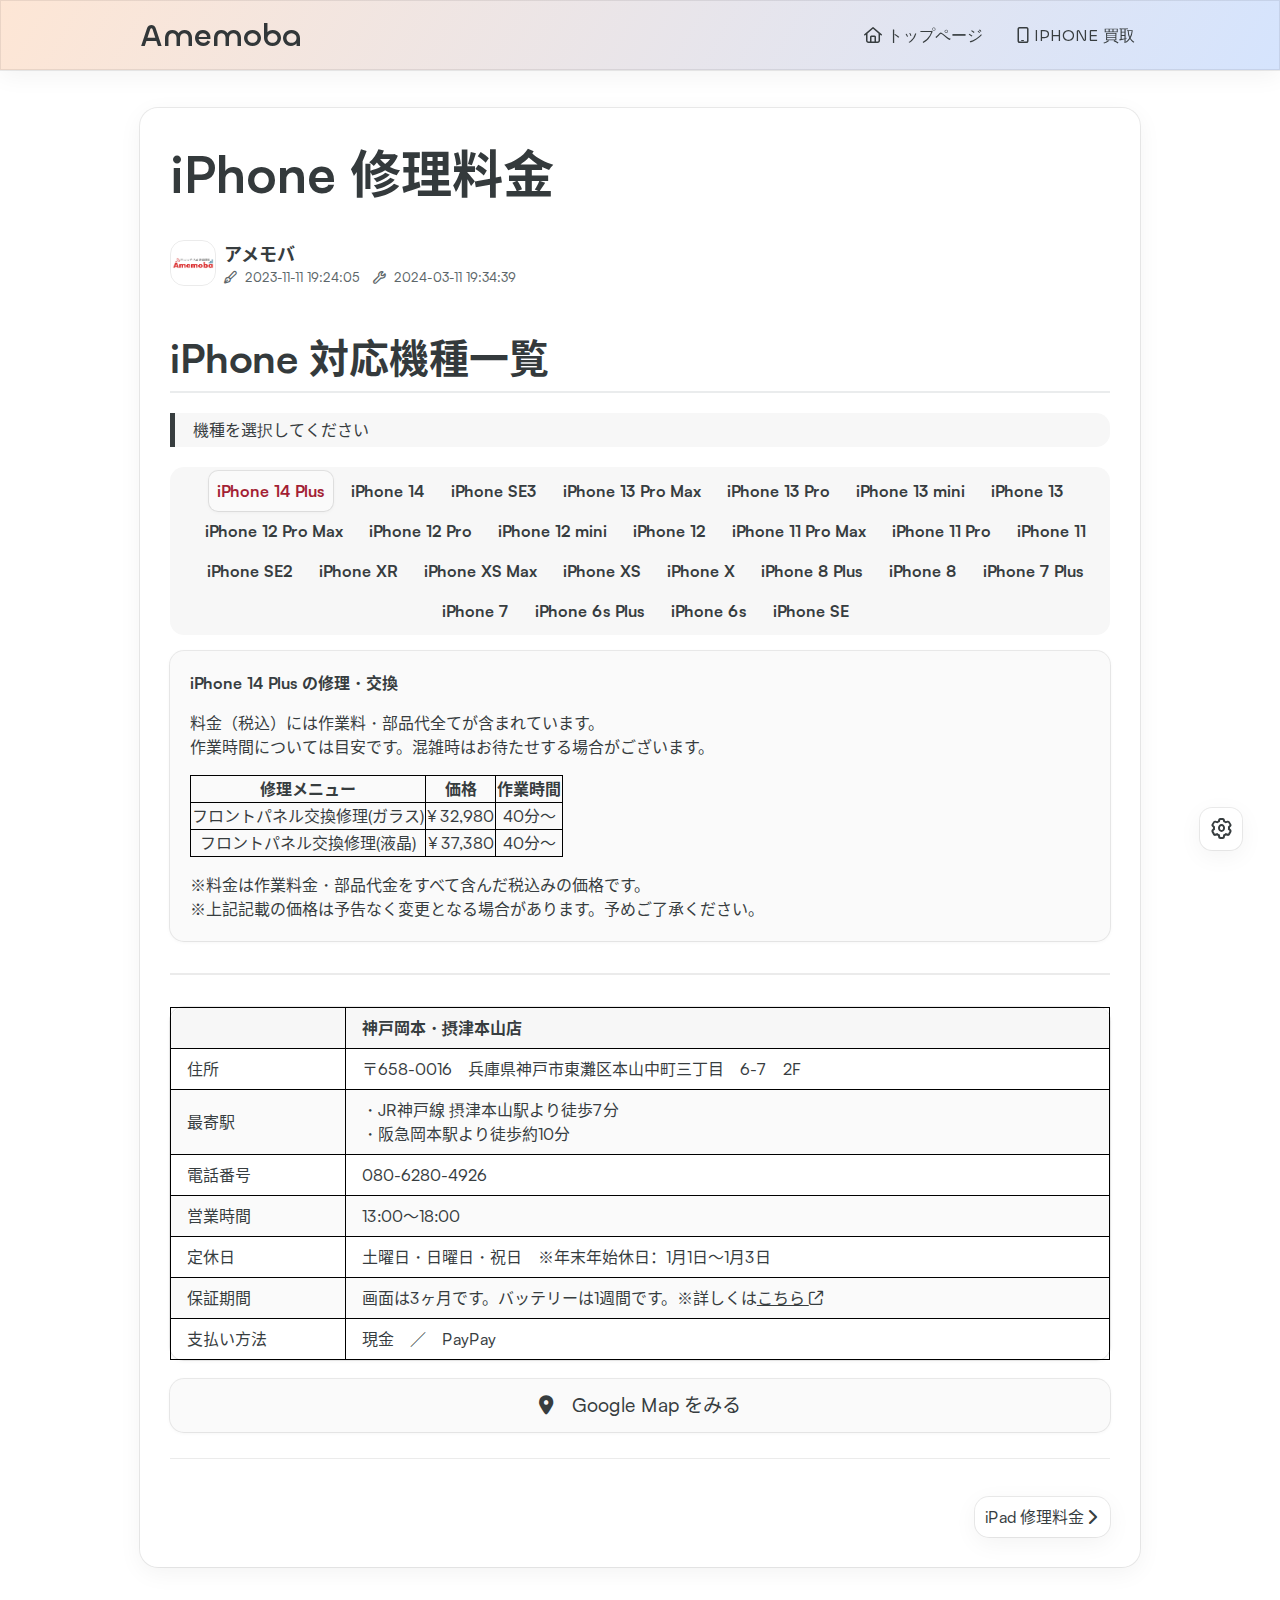
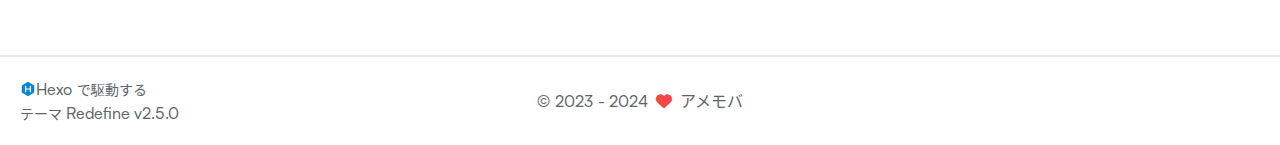
<file: iphone-list/index.html>
<!DOCTYPE html>
<html lang="ja">
<head>
    <meta charset="utf-8">
    <meta name="viewport" content="width=device-width, initial-scale=1">
    <meta name="keywords" content="iPhone,iPad,修理,アメモバ,神戸,東灘,摂津本山,岡本,芦屋">
    
    <meta name="author" content="アメモバ">
    <!-- preconnect -->
    <link rel="preconnect" href="https://fonts.googleapis.com">
    <link rel="preconnect" href="https://fonts.gstatic.com" crossorigin>

    
    <!--- Seo Part-->
    
    <link rel="canonical" href="https://amemoba.github.com/iphone-list/"/>
    <meta name="robots" content="index,follow">
    <meta name="googlebot" content="index,follow">
    <meta name="revisit-after" content="1 days">
    
        <meta name="description" content="iPhoneの画面割れ修理料金一覧表です。アメモバではiPhone（アイフォン）の機種別の画面割れ・液晶漏れ修理料金や修理時間を分かりやすくご紹介。アメモバは、他社様と比較しても負けない低価格にて修理を承っております。安く早く修理するならアメモバ修理へ！">
<meta property="og:type" content="article">
<meta property="og:title" content="iPhone 修理料金">
<meta property="og:url" content="https://amemoba.github.com/iphone-list/index.html">
<meta property="og:site_name" content="iPhone 修理のアメモバ摂津本山・岡本店">
<meta property="og:description" content="iPhoneの画面割れ修理料金一覧表です。アメモバではiPhone（アイフォン）の機種別の画面割れ・液晶漏れ修理料金や修理時間を分かりやすくご紹介。アメモバは、他社様と比較しても負けない低価格にて修理を承っております。安く早く修理するならアメモバ修理へ！">
<meta property="og:locale" content="ja_JP">
<meta property="article:published_time" content="2023-11-11T10:24:05.260Z">
<meta property="article:modified_time" content="2024-03-11T10:34:39.733Z">
<meta property="article:author" content="エクレシア企画">
<meta property="article:tag" content="iPhone">
<meta property="article:tag" content="iPad">
<meta property="article:tag" content="修理">
<meta property="article:tag" content="アメモバ">
<meta property="article:tag" content="神戸">
<meta property="article:tag" content="東灘">
<meta property="article:tag" content="摂津本山">
<meta property="article:tag" content="岡本">
<meta property="article:tag" content="芦屋">
<meta name="twitter:card" content="summary">
    
    
    <!--- Icon Part-->
    <link rel="icon" type="image/png" href="/images/amemoba-favicon.ico" sizes="192x192">
    <link rel="apple-touch-icon" sizes="180x180" href="/images/amemoba-favicon.ico">
    <meta name="theme-color" content="#a31f34">
    <link rel="shortcut icon" href="/images/amemoba-favicon.ico">
    <!--- Page Info-->
    
    <title>
        
            iPhone 修理料金 -
        
        iPhone 修理のアメモバ摂津本山・岡本店
    </title>
    
<link rel="stylesheet" href="/css/style.css">


    
        
<link rel="stylesheet" href="/assets/build/styles.css">

    

    
<link rel="stylesheet" href="/fonts/fonts.css">

    
<link rel="stylesheet" href="/fonts/Satoshi/satoshi.css">

    
<link rel="stylesheet" href="/fonts/Chillax/chillax.css">

    <!--- Font Part-->
    
    
    
    

    <!--- Inject Part-->
    
    <script id="hexo-configurations">
    window.config = {"hostname":"amemoba.github.com","root":"/","language":"ja"};
    window.theme = {"articles":{"style":{"font_size":"16px","line_height":1.5,"image_border_radius":"14px","image_alignment":"center","image_caption":false,"link_icon":true},"word_count":{"enable":true,"count":true,"min2read":true},"author_label":{"enable":false,"auto":false,"list":[]},"code_block":{"copy":true,"style":"mac","font":{"enable":false,"family":null,"url":null}},"toc":{"enable":false,"max_depth":3,"number":false,"expand":true,"init_open":true},"copyright":false,"lazyload":true,"recommendation":{"enable":false,"title":"推荐阅读","limit":3,"mobile_limit":2,"placeholder":"/images/wallhaven-wqery6-light.webp","skip_dirs":[]}},"colors":{"primary":"#a31f34","secondary":null},"global":{"fonts":{"chinese":{"enable":false,"family":null,"url":null},"english":{"enable":false,"family":null,"url":null}},"content_max_width":"1000px","sidebar_width":"210px","hover":{"shadow":true,"scale":false},"scroll_progress":{"bar":false,"percentage":false},"website_counter":{"url":"https://busuanzi.ibruce.info/busuanzi/2.3/busuanzi.pure.mini.js","enable":false,"site_pv":true,"site_uv":true,"post_pv":true},"single_page":true,"open_graph":true,"google_analytics":{"enable":false,"id":null}},"home_banner":{"enable":true,"style":"fixed","image":{"light":"/images/background-light.webp","dark":"/images/background-dark.webp"},"title":"Amemoba 神戸岡本・摂津本山店","subtitle":{"text":["iPhone 修理専門店です。","急に画面が動かなくなる、","カメラが使えない、","充電ができない、","データ復旧、データ移行、基盤修理など。","iPhone の困ったをお助けします。","遠慮なくご相談ください。"],"hitokoto":{"enable":false,"api":"https://v1.hitokoto.cn"},"typing_speed":100,"backing_speed":80,"starting_delay":500,"backing_delay":1500,"loop":true,"smart_backspace":true},"text_color":{"light":"#ffffff","dark":"#d1d1b6"},"text_style":{"title_size":"2.8rem","subtitle_size":"1.5rem","line_height":1.2},"custom_font":{"enable":false,"family":null,"url":null},"social_links":{"enable":false,"links":{"github":null,"instagram":null,"zhihu":null,"twitter":null,"email":null},"qrs":{"weixin":null}}},"plugins":{"feed":{"enable":false},"aplayer":{"enable":false,"type":"fixed","audios":[{"name":null,"artist":null,"url":null,"cover":null}]},"mermaid":{"enable":false,"version":"9.3.0"}},"version":"2.5.0","navbar":{"auto_hide":false,"color":{"left":"#f78736","right":"#367df7","transparency":35},"links":{"Home":{"path":"/","icon":"fa-regular fa-house"},"iPhone_Purchase":{"path":"https://amemoba.com/smartphone/iphone/","icon":"fa-light fa-mobile"}},"search":{"enable":false,"preload":true}},"page_templates":{"friends_column":2,"tags_style":"blur"},"home":{"sidebar":{"enable":false,"position":"left","first_item":"menu","announcement":null,"links":null},"article_date_format":"auto","categories":{"enable":true,"limit":3},"tags":{"enable":true,"limit":3}},"footerStart":"2023/10/22 14:00:00"};
    window.lang_ago = {"second":"%s 秒前","minute":"%s 分前","hour":"%s 時間前","day":"%s 日前","week":"%s 週間前","month":"%s 月前","year":"%s 年前"};
    window.data = {"masonry":false};
  </script>
    
    <!--- Fontawesome Part-->
    
<link rel="stylesheet" href="/fontawesome/fontawesome.min.css">

    
<link rel="stylesheet" href="/fontawesome/brands.min.css">

    
<link rel="stylesheet" href="/fontawesome/solid.min.css">

    
<link rel="stylesheet" href="/fontawesome/regular.min.css">

    
    
    
    
<meta name="generator" content="Hexo 7.0.0"></head>


<body>
<div class="progress-bar-container">
    

    
        <span class="pjax-progress-bar"></span>
        <span class="swup-progress-icon">
            <i class="fa-solid fa-circle-notch fa-spin"></i>
        </span>
    
</div>


<main class="page-container" id="swup">

    

    <div class="main-content-container">


        <div class="main-content-header">
            <header class="navbar-container">
    
    <div class="navbar-content">
        <div class="left">
            
            <a class="logo-title" href="/">
                
                Amemoba
                
            </a>
        </div>

        <div class="right">
            <!-- PC -->
            <div class="desktop">
                <ul class="navbar-list">
                    
                        
                            <li class="navbar-item">
                                <!-- Menu -->
                                <a class="" 
                                    href="/"  >
                                    
                                        
                                            <i class="fa-regular fa-house"></i>
                                        
                                        トップページ
                                    
                                </a>
                                <!-- Submenu -->
                                
                            </li>
                    
                        
                            <li class="navbar-item">
                                <!-- Menu -->
                                <a class="" 
                                    target="_blank" rel="noopener" href="https://amemoba.com/smartphone/iphone/"  >
                                    
                                        
                                            <i class="fa-light fa-mobile"></i>
                                        
                                        IPHONE 買取
                                    
                                </a>
                                <!-- Submenu -->
                                
                            </li>
                    
                    
                </ul>
            </div>
            <!-- Mobile -->
            <div class="mobile">
                
                <div class="icon-item navbar-bar">
                    <div class="navbar-bar-middle"></div>
                </div>
            </div>
        </div>
    </div>

    <!-- Mobile drawer -->
    <div class="navbar-drawer w-full absolute top-0 left-0 bg-background-color">
        <ul class="drawer-navbar-list flex flex-col justify-start items-center">
            
                
                    <li class="drawer-navbar-item text-base my-1.5 flex justify-center items-center">
                        <a class="rounded-3xl py-1.5 px-5 hover:border hover:!text-primary active:!text-primary group " 
                        href="/"  >
                             
                                
                                    <i class="fa-regular fa-house"></i>
                                
                                トップページ
                            
                        </a>
                    </li>
                    <!-- Submenu -->
                    
            
                
                    <li class="drawer-navbar-item text-base my-1.5 flex justify-center items-center">
                        <a class="rounded-3xl py-1.5 px-5 hover:border hover:!text-primary active:!text-primary group " 
                        target="_blank" rel="noopener" href="https://amemoba.com/smartphone/iphone/"  >
                             
                                
                                    <i class="fa-light fa-mobile"></i>
                                
                                IPHONE 買取
                            
                        </a>
                    </li>
                    <!-- Submenu -->
                    
            

        </ul>
    </div>

    <div class="window-mask"></div>

</header>


        </div>

        <div class="main-content-body">

            

            <div class="main-content">

                
                    <div class="post-page-container">
    <div class="article-content-container">

        <div class="article-title">
            
                <h1 class="article-title-regular">iPhone 修理料金</h1>
            
            </div>
            
                    
        
        
            <div class="article-header flex flex-row gap-2 items-center">
                <div class="avatar w-[46px] h-[46px] flex-shrink-0 rounded-medium border border-border-color p-[1px]">
                    <img src="/images/amemoba-avatar.png">
                </div>
                <div class="info flex flex-col justify-between">
                    <div class="author flex items-center">
                        <span class="name text-default-text-color text-lg font-semibold">アメモバ</span>
                        
                    </div>
                    <div class="meta-info">
                        <div class="article-meta-info">
    <span class="article-date article-meta-item">
        <i class="fa-regular fa-pen-fancy"></i>&nbsp;
        <span class="desktop">2023-11-11 19:24:05</span>
        <span class="mobile">2023-11-11 19:24:05</span>
        <span class="hover-info">作成</span>
    </span>
    
        <span class="article-date article-meta-item">
            <i class="fa-regular fa-wrench"></i>&nbsp;
            <span class="desktop">2024-03-11 19:34:39</span>
            <span class="mobile">2024-03-11 19:34:39</span>
            <span class="hover-info">更新</span>
        </span>
    

    
    

    
    
    
    
</div>

                    </div>
                </div>
            </div>
        

        


        <div class="article-content markdown-body">
            <h2 id="iPhone-対応機種一覧"><a href="#iPhone-対応機種一覧" class="headerlink" title="iPhone 対応機種一覧"></a>iPhone 対応機種一覧</h2><blockquote>
<p>機種を選択してください</p>
</blockquote>
<div class="tabs" id="tab-iphone-list"><ul class="nav-tabs"><li class="tab active"><a class="#iphone-list-1">iPhone 14 Plus</a></li><li class="tab"><a class="#iphone-list-2">iPhone 14</a></li><li class="tab"><a class="#iphone-list-3">iPhone SE3</a></li><li class="tab"><a class="#iphone-list-4">iPhone 13 Pro Max</a></li><li class="tab"><a class="#iphone-list-5">iPhone 13 Pro</a></li><li class="tab"><a class="#iphone-list-6">iPhone 13 mini</a></li><li class="tab"><a class="#iphone-list-7">iPhone 13</a></li><li class="tab"><a class="#iphone-list-8">iPhone 12 Pro Max</a></li><li class="tab"><a class="#iphone-list-9">iPhone 12 Pro</a></li><li class="tab"><a class="#iphone-list-10">iPhone 12 mini</a></li><li class="tab"><a class="#iphone-list-11">iPhone 12</a></li><li class="tab"><a class="#iphone-list-12">iPhone 11 Pro Max</a></li><li class="tab"><a class="#iphone-list-13">iPhone 11 Pro</a></li><li class="tab"><a class="#iphone-list-14">iPhone 11</a></li><li class="tab"><a class="#iphone-list-15">iPhone SE2</a></li><li class="tab"><a class="#iphone-list-16">iPhone XR</a></li><li class="tab"><a class="#iphone-list-17">iPhone XS Max</a></li><li class="tab"><a class="#iphone-list-18">iPhone XS</a></li><li class="tab"><a class="#iphone-list-19">iPhone X</a></li><li class="tab"><a class="#iphone-list-20">iPhone 8 Plus</a></li><li class="tab"><a class="#iphone-list-21">iPhone 8</a></li><li class="tab"><a class="#iphone-list-22">iPhone 7 Plus</a></li><li class="tab"><a class="#iphone-list-23">iPhone 7</a></li><li class="tab"><a class="#iphone-list-24">iPhone 6s Plus</a></li><li class="tab"><a class="#iphone-list-25">iPhone 6s</a></li><li class="tab"><a class="#iphone-list-26">iPhone SE</a></li></ul><div class="tab-content"><div class="tab-pane active" id="iphone-list-1"><p><strong>iPhone 14 Plus の修理・交換</strong></p>
<p>料金（税込）には作業料・部品代全てが含まれています。<br>作業時間については目安です。混雑時はお待たせする場合がございます。</p>
<table>
<thead>
<tr>
<th align="center">修理メニュー</th>
<th align="center">価格</th>
<th align="center">作業時間</th>
</tr>
</thead>
<tbody><tr>
<td align="center">フロントパネル交換修理(ガラス)</td>
<td align="center">¥ 32,980</td>
<td align="center">40分～</td>
</tr>
<tr>
<td align="center">フロントパネル交換修理(液晶)</td>
<td align="center">¥ 37,380</td>
<td align="center">40分～</td>
</tr>
</tbody></table>
<p>※料金は作業料金・部品代金をすべて含んだ税込みの価格です。<br>※上記記載の価格は予告なく変更となる場合があります。予めご了承ください。</p></div><div class="tab-pane" id="iphone-list-2"><p><strong>iPhone 14 の修理・交換</strong></p>
<p>料金（税込）には作業料・部品代全てが含まれています。<br>作業時間については目安です。混雑時はお待たせする場合がございます。</p>
<table>
<thead>
<tr>
<th align="center">修理メニュー</th>
<th align="center">価格</th>
<th align="center">作業時間</th>
</tr>
</thead>
<tbody><tr>
<td align="center">フロントパネル交換修理(ガラス)</td>
<td align="center">¥ 29,980</td>
<td align="center">40分～</td>
</tr>
<tr>
<td align="center">フロントパネル交換修理(液晶)</td>
<td align="center">¥ 34,380</td>
<td align="center">40分～</td>
</tr>
</tbody></table>
<p>※料金は作業料金・部品代金をすべて含んだ税込みの価格です。<br>※上記記載の価格は予告なく変更となる場合があります。予めご了承ください。</p></div><div class="tab-pane" id="iphone-list-3"><p><strong>iPhone SE3 の修理・交換</strong></p>
<p>料金（税込）には作業料・部品代全てが含まれています。<br>作業時間については目安です。混雑時はお待たせする場合がございます。</p>
<table>
<thead>
<tr>
<th align="center">修理メニュー</th>
<th align="center">価格</th>
<th align="center">作業時間</th>
</tr>
</thead>
<tbody><tr>
<td align="center">フロントパネル交換修理(ガラス)</td>
<td align="center">¥ 12,980</td>
<td align="center">40分～</td>
</tr>
<tr>
<td align="center">フロントパネル交換修理(液晶)</td>
<td align="center">¥ 15,180</td>
<td align="center">40分～</td>
</tr>
<tr>
<td align="center">バッテリー交換</td>
<td align="center">¥ 6,980</td>
<td align="center">40分～</td>
</tr>
<tr>
<td align="center">ライトニングコネクタ(ドックコネクタ)<br />交換修理</td>
<td align="center">¥ 9,980</td>
<td align="center">60分～</td>
</tr>
<tr>
<td align="center">スリープ(電源)ボタン<br />交換修理</td>
<td align="center">¥ 9,980</td>
<td align="center">60分～</td>
</tr>
<tr>
<td align="center">イン&#x2F;リアカメラ</td>
<td align="center">¥ 10,800 &#x2F;¥ -</td>
<td align="center">60分～</td>
</tr>
<tr>
<td align="center">カメラ窓ガラス</td>
<td align="center">¥ 6,480</td>
<td align="center">60分～</td>
</tr>
<tr>
<td align="center">音量ボタン交換修理</td>
<td align="center">¥ 9,980</td>
<td align="center">60分～</td>
</tr>
<tr>
<td align="center">バイブレータ交換修理</td>
<td align="center">¥ 7,980</td>
<td align="center">60分～</td>
</tr>
<tr>
<td align="center">水没修理<br />水没処理(内部洗浄)</td>
<td align="center">¥ 8,000</td>
<td align="center">60分～</td>
</tr>
<tr>
<td align="center">近接センサー修理<br />近接センサー交換</td>
<td align="center">要問合</td>
<td align="center">30分～</td>
</tr>
<tr>
<td align="center">その他修理</td>
<td align="center">¥ 7,980</td>
<td align="center">60分～</td>
</tr>
</tbody></table>
<p>※料金は作業料金・部品代金をすべて含んだ税込みの価格です。<br>※上記記載の価格は予告なく変更となる場合があります。予めご了承ください。</p></div><div class="tab-pane" id="iphone-list-4"><p><strong>iPhone 13 Pro Max の修理・交換</strong></p>
<p>料金（税込）には作業料・部品代全てが含まれています。<br>作業時間については目安です。混雑時はお待たせする場合がございます。</p>
<table>
<thead>
<tr>
<th align="center">修理メニュー</th>
<th align="center">価格</th>
<th align="center">作業時間</th>
</tr>
</thead>
<tbody><tr>
<td align="center">フロントパネル交換修理(ガラス)</td>
<td align="center">¥ 62,980</td>
<td align="center">40分～</td>
</tr>
<tr>
<td align="center">フロントパネル交換修理(液晶)</td>
<td align="center">¥ 67,380</td>
<td align="center">40分～</td>
</tr>
<tr>
<td align="center">バッテリー交換</td>
<td align="center">¥ 9,980</td>
<td align="center">40分～</td>
</tr>
<tr>
<td align="center">ライトニングコネクタ(ドックコネクタ)<br />交換修理</td>
<td align="center">¥ 19,800</td>
<td align="center">60分～</td>
</tr>
<tr>
<td align="center">イヤースピーカー<br />交換修理</td>
<td align="center">¥ 12,800</td>
<td align="center">60分～</td>
</tr>
<tr>
<td align="center">イン&#x2F;リアカメラ</td>
<td align="center">¥ - &#x2F;<br />¥ 29,800</td>
<td align="center">60分～</td>
</tr>
<tr>
<td align="center">カメラ窓ガラス</td>
<td align="center">¥ 9,980</td>
<td align="center">60分～</td>
</tr>
<tr>
<td align="center">バイブレータ交換修理</td>
<td align="center">¥ 12,800</td>
<td align="center">60分～</td>
</tr>
<tr>
<td align="center">水没修理<br />水没処理(内部洗浄)</td>
<td align="center">¥ 8,800</td>
<td align="center">60分～</td>
</tr>
<tr>
<td align="center">近接センサー修理<br />近接センサー交換</td>
<td align="center">要問合</td>
<td align="center">30分～</td>
</tr>
<tr>
<td align="center">その他修理</td>
<td align="center">¥ 12,800</td>
<td align="center">60分～</td>
</tr>
</tbody></table>
<p>※料金は作業料金・部品代金をすべて含んだ税込みの価格です。<br>※上記記載の価格は予告なく変更となる場合があります。予めご了承ください。</p></div><div class="tab-pane" id="iphone-list-5"><p><strong>iPhone 13 Pro の修理・交換</strong></p>
<p>料金（税込）には作業料・部品代全てが含まれています。<br>作業時間については目安です。混雑時はお待たせする場合がございます。</p>
<table>
<thead>
<tr>
<th align="center">修理メニュー</th>
<th align="center">価格</th>
<th align="center">作業時間</th>
</tr>
</thead>
<tbody><tr>
<td align="center">フロントパネル交換修理(ガラス)</td>
<td align="center">¥ 59,980</td>
<td align="center">40分～</td>
</tr>
<tr>
<td align="center">フロントパネル交換修理(液晶)</td>
<td align="center">¥ 64,380</td>
<td align="center">40分～</td>
</tr>
<tr>
<td align="center">バッテリー交換</td>
<td align="center">¥ 9,980</td>
<td align="center">40分～</td>
</tr>
<tr>
<td align="center">ライトニングコネクタ(ドックコネクタ)<br />交換修理</td>
<td align="center">¥ 16,800</td>
<td align="center">60分～</td>
</tr>
<tr>
<td align="center">イヤースピーカー<br />交換修理</td>
<td align="center">¥ 12,800</td>
<td align="center">60分～</td>
</tr>
<tr>
<td align="center">イン／リアカメラ</td>
<td align="center">¥ - &#x2F;<br />¥ 29,800</td>
<td align="center">60分～</td>
</tr>
<tr>
<td align="center">カメラ窓ガラス</td>
<td align="center">¥ 9,980</td>
<td align="center">60分～</td>
</tr>
<tr>
<td align="center">バイブレータ交換修理</td>
<td align="center">¥ 12,800</td>
<td align="center">60分～</td>
</tr>
<tr>
<td align="center">水没修理<br />水没処理(内部洗浄)</td>
<td align="center">¥ 8,800</td>
<td align="center">60分～</td>
</tr>
<tr>
<td align="center">近接センサー修理<br />近接センサー交換</td>
<td align="center">要問合</td>
<td align="center">30分～</td>
</tr>
<tr>
<td align="center">その他修理</td>
<td align="center">¥ 12,800</td>
<td align="center">60分～</td>
</tr>
</tbody></table>
<p>※料金は作業料金・部品代金をすべて含んだ税込みの価格です。<br>※上記記載の価格は予告なく変更となる場合があります。予めご了承ください。</p></div><div class="tab-pane" id="iphone-list-6"><p><strong>iPhone 13 mini の修理・交換</strong></p>
<p>料金（税込）には作業料・部品代全てが含まれています。<br>作業時間については目安です。混雑時はお待たせする場合がございます。</p>
<table>
<thead>
<tr>
<th align="center">修理メニュー</th>
<th align="center">価格</th>
<th align="center">作業時間</th>
</tr>
</thead>
<tbody><tr>
<td align="center">フロントパネル交換修理(ガラス)</td>
<td align="center">¥ 29,980</td>
<td align="center">40分～</td>
</tr>
<tr>
<td align="center">フロントパネル交換修理(液晶)</td>
<td align="center">¥ 34,380</td>
<td align="center">40分～</td>
</tr>
<tr>
<td align="center">バッテリー交換</td>
<td align="center">¥ 9,980</td>
<td align="center">40分～</td>
</tr>
<tr>
<td align="center">ライトニングコネクタ(ドックコネクタ)</td>
<td align="center"></td>
<td align="center"></td>
</tr>
<tr>
<td align="center">交換修理</td>
<td align="center">¥ 15,800</td>
<td align="center">60分～</td>
</tr>
<tr>
<td align="center">イヤースピーカー<br />交換修理</td>
<td align="center">¥ 12,800</td>
<td align="center">60分～</td>
</tr>
<tr>
<td align="center">イン／リアカメラ</td>
<td align="center">¥ - &#x2F;<br />¥ 19,800</td>
<td align="center">60分～</td>
</tr>
<tr>
<td align="center">カメラ窓ガラス</td>
<td align="center">¥ 9,980</td>
<td align="center">60分～</td>
</tr>
<tr>
<td align="center">バイブレータ交換修理</td>
<td align="center">¥ 12,800</td>
<td align="center">60分～</td>
</tr>
<tr>
<td align="center">水没修理<br />水没処理(内部洗浄)</td>
<td align="center">¥ 8,800</td>
<td align="center">60分～</td>
</tr>
<tr>
<td align="center">近接センサー修理<br />近接センサー交換</td>
<td align="center">要問合</td>
<td align="center">30分～</td>
</tr>
<tr>
<td align="center">その他修理</td>
<td align="center">¥ 12,800</td>
<td align="center">60分～</td>
</tr>
</tbody></table>
<p>※料金は作業料金・部品代金をすべて含んだ税込みの価格です。<br>※上記記載の価格は予告なく変更となる場合があります。予めご了承ください。</p></div><div class="tab-pane" id="iphone-list-7"><p><strong>iPhone 13 の修理・交換</strong></p>
<p>料金（税込）には作業料・部品代全てが含まれています。<br>作業時間については目安です。混雑時はお待たせする場合がございます。</p>
<table>
<thead>
<tr>
<th align="center">修理メニュー</th>
<th align="center">価格</th>
<th align="center">作業時間</th>
</tr>
</thead>
<tbody><tr>
<td align="center">フロントパネル交換修理(ガラス)</td>
<td align="center">¥ 29,980</td>
<td align="center">40分～</td>
</tr>
<tr>
<td align="center">フロントパネル交換修理(液晶)</td>
<td align="center">¥ 34,380</td>
<td align="center">40分～</td>
</tr>
<tr>
<td align="center">バッテリー交換</td>
<td align="center">¥ 9,980</td>
<td align="center">40分～</td>
</tr>
<tr>
<td align="center">ライトニングコネクタ(ドックコネクタ)<br />交換修理</td>
<td align="center">¥ 14,800</td>
<td align="center">60分～</td>
</tr>
<tr>
<td align="center">イヤースピーカー<br />交換修理</td>
<td align="center">¥ 12,800</td>
<td align="center">60分～</td>
</tr>
<tr>
<td align="center">イン／リアカメラ</td>
<td align="center">¥ - &#x2F;<br />¥ 19,800</td>
<td align="center">60分～</td>
</tr>
<tr>
<td align="center">カメラ窓ガラス</td>
<td align="center">¥ 9,980</td>
<td align="center">60分～</td>
</tr>
<tr>
<td align="center">バイブレータ交換修理</td>
<td align="center">¥ 12,800</td>
<td align="center">60分～</td>
</tr>
<tr>
<td align="center">水没修理<br />水没処理(内部洗浄)</td>
<td align="center">¥ 8,800</td>
<td align="center">60分～</td>
</tr>
<tr>
<td align="center">近接センサー修理<br />近接センサー交換</td>
<td align="center">要問合</td>
<td align="center">30分～</td>
</tr>
<tr>
<td align="center">その他修理</td>
<td align="center">¥ 12,800</td>
<td align="center">60分～</td>
</tr>
</tbody></table>
<p>※料金は作業料金・部品代金をすべて含んだ税込みの価格です。<br>※上記記載の価格は予告なく変更となる場合があります。予めご了承ください。</p></div><div class="tab-pane" id="iphone-list-8"><p><strong>iPhone 12 Pro Max の修理・交換</strong></p>
<p>料金（税込）には作業料・部品代全てが含まれています。<br>作業時間については目安です。混雑時はお待たせする場合がございます。</p>
<table>
<thead>
<tr>
<th align="center">修理メニュー</th>
<th align="center">価格</th>
<th align="center">作業時間</th>
</tr>
</thead>
<tbody><tr>
<td align="center">フロントパネル交換修理(ガラス)</td>
<td align="center">¥ 24,980</td>
<td align="center">40分～</td>
</tr>
<tr>
<td align="center">フロントパネル交換修理(液晶)</td>
<td align="center">¥ 29,380</td>
<td align="center">40分～</td>
</tr>
<tr>
<td align="center">バッテリー交換</td>
<td align="center">¥ 8,800</td>
<td align="center">40分～</td>
</tr>
<tr>
<td align="center">ライトニングコネクタ(ドックコネクタ)<br />交換修理</td>
<td align="center">¥ 19,800</td>
<td align="center">60分～</td>
</tr>
<tr>
<td align="center">イヤースピーカー<br />交換修理</td>
<td align="center">¥ 12,800</td>
<td align="center">60分～</td>
</tr>
<tr>
<td align="center">イン／リアカメラ</td>
<td align="center">¥ 17,800 &#x2F;¥ 19,800</td>
<td align="center">60分～</td>
</tr>
<tr>
<td align="center">カメラ窓ガラス</td>
<td align="center">¥ 9,980</td>
<td align="center">60分～</td>
</tr>
<tr>
<td align="center">バイブレータ交換修理</td>
<td align="center">¥ 12,800</td>
<td align="center">60分～</td>
</tr>
<tr>
<td align="center">水没修理<br />水没処理(内部洗浄)</td>
<td align="center">¥ 8,000</td>
<td align="center">60分～</td>
</tr>
<tr>
<td align="center">近接センサー修理<br />近接センサー交換</td>
<td align="center">要問合</td>
<td align="center">30分～</td>
</tr>
<tr>
<td align="center">その他修理</td>
<td align="center">¥ 12,800</td>
<td align="center">60分～</td>
</tr>
</tbody></table>
<p>※料金は作業料金・部品代金をすべて含んだ税込みの価格です。<br>※上記記載の価格は予告なく変更となる場合があります。予めご了承ください。</p></div><div class="tab-pane" id="iphone-list-9"><p><strong>iPhone 12 Pro の修理・交換</strong></p>
<p>料金（税込）には作業料・部品代全てが含まれています。<br>作業時間については目安です。混雑時はお待たせする場合がございます。</p>
<table>
<thead>
<tr>
<th align="center">修理メニュー</th>
<th align="center">価格</th>
<th align="center">作業時間</th>
</tr>
</thead>
<tbody><tr>
<td align="center">フロントパネル交換修理(ガラス)</td>
<td align="center">¥ 19,980</td>
<td align="center">40分～</td>
</tr>
<tr>
<td align="center">フロントパネル交換修理(液晶)</td>
<td align="center">¥ 24,380</td>
<td align="center">40分～</td>
</tr>
<tr>
<td align="center">バッテリー交換</td>
<td align="center">¥ 8,480</td>
<td align="center">40分～</td>
</tr>
<tr>
<td align="center">ライトニングコネクタ(ドックコネクタ)<br />交換修理</td>
<td align="center">¥ 14,800</td>
<td align="center">60分～</td>
</tr>
<tr>
<td align="center">イヤースピーカー<br />交換修理</td>
<td align="center">¥ 12,800</td>
<td align="center">60分～</td>
</tr>
<tr>
<td align="center">イン&#x2F;リアカメラ</td>
<td align="center">¥ 17,800 &#x2F;<br />¥ 19,800</td>
<td align="center">60分～</td>
</tr>
<tr>
<td align="center">カメラ窓ガラス</td>
<td align="center">¥ 9,980</td>
<td align="center">60分～</td>
</tr>
<tr>
<td align="center">バイブレータ交換修理</td>
<td align="center">¥ 12,800</td>
<td align="center">60分～</td>
</tr>
<tr>
<td align="center">水没修理<br />水没処理(内部洗浄)</td>
<td align="center">¥ 8,800</td>
<td align="center">60分～</td>
</tr>
<tr>
<td align="center">近接センサー修理<br />近接センサー交換</td>
<td align="center">要問合</td>
<td align="center">30分～</td>
</tr>
<tr>
<td align="center">その他修理</td>
<td align="center">¥ 12,800</td>
<td align="center">60分～</td>
</tr>
</tbody></table>
<p>※料金は作業料金・部品代金をすべて含んだ税込みの価格です。<br>※上記記載の価格は予告なく変更となる場合があります。予めご了承ください。</p></div><div class="tab-pane" id="iphone-list-10"><p><strong>iPhone 12 mini の修理・交換</strong></p>
<p>料金（税込）には作業料・部品代全てが含まれています。<br>作業時間については目安です。混雑時はお待たせする場合がございます。</p>
<table>
<thead>
<tr>
<th align="center">修理メニュー</th>
<th align="center">価格</th>
<th align="center">作業時間</th>
</tr>
</thead>
<tbody><tr>
<td align="center">フロントパネル交換修理(ガラス)</td>
<td align="center">¥ 19,980</td>
<td align="center">40分～</td>
</tr>
<tr>
<td align="center">フロントパネル交換修理(液晶)</td>
<td align="center">¥ 24,380</td>
<td align="center">40分～</td>
</tr>
<tr>
<td align="center">バッテリー交換</td>
<td align="center">¥ 8,480</td>
<td align="center">40分～</td>
</tr>
<tr>
<td align="center">ライトニングコネクタ(ドックコネクタ)<br />交換修理</td>
<td align="center">¥ 14,800</td>
<td align="center">60分～</td>
</tr>
<tr>
<td align="center">イヤースピーカー<br />交換修理</td>
<td align="center">¥ 12,800</td>
<td align="center">60分～</td>
</tr>
<tr>
<td align="center">イン／リアカメラ</td>
<td align="center">¥ 17,800 &#x2F;<br />¥ 19,800</td>
<td align="center">60分～</td>
</tr>
<tr>
<td align="center">カメラ窓ガラス</td>
<td align="center">¥ 9,980</td>
<td align="center">60分～</td>
</tr>
<tr>
<td align="center">バイブレータ交換修理</td>
<td align="center">¥ 12,800</td>
<td align="center">60分～</td>
</tr>
<tr>
<td align="center">水没修理<br />水没処理(内部洗浄)</td>
<td align="center">¥ 8,800</td>
<td align="center">60分～</td>
</tr>
<tr>
<td align="center">近接センサー修理<br />近接センサー交換</td>
<td align="center">要問合</td>
<td align="center">30分～</td>
</tr>
<tr>
<td align="center">その他修理</td>
<td align="center">¥ 12,800</td>
<td align="center">60分～</td>
</tr>
</tbody></table>
<p>※料金は作業料金・部品代金をすべて含んだ税込みの価格です。<br>※上記記載の価格は予告なく変更となる場合があります。予めご了承ください。</p></div><div class="tab-pane" id="iphone-list-11"><p><strong>iPhone 12 の修理・交換</strong></p>
<p>料金（税込）には作業料・部品代全てが含まれています。<br>作業時間については目安です。混雑時はお待たせする場合がございます。</p>
<table>
<thead>
<tr>
<th align="center">修理メニュー</th>
<th align="center">価格</th>
<th align="center">作業時間</th>
</tr>
</thead>
<tbody><tr>
<td align="center">フロントパネル交換修理(ガラス)</td>
<td align="center">¥ 19,980</td>
<td align="center">40分～</td>
</tr>
<tr>
<td align="center">フロントパネル交換修理(液晶)</td>
<td align="center">¥ 24,380</td>
<td align="center">40分～</td>
</tr>
<tr>
<td align="center">バッテリー交換</td>
<td align="center">¥ 8,480</td>
<td align="center">40分～</td>
</tr>
<tr>
<td align="center">ライトニングコネクタ(ドックコネクタ)<br />交換修理</td>
<td align="center">¥ 14,800</td>
<td align="center">60分～</td>
</tr>
<tr>
<td align="center">イヤースピーカー<br />交換修理</td>
<td align="center">¥ 12,800</td>
<td align="center">60分～</td>
</tr>
<tr>
<td align="center">イン／リアカメラ</td>
<td align="center">¥ 17,800 &#x2F;<br />¥ 19,800</td>
<td align="center">60分～</td>
</tr>
<tr>
<td align="center">カメラ窓ガラス</td>
<td align="center">¥ 9,980</td>
<td align="center">60分～</td>
</tr>
<tr>
<td align="center">バイブレータ交換修理</td>
<td align="center">¥ 12,800</td>
<td align="center">60分～</td>
</tr>
<tr>
<td align="center">水没修理<br />水没処理(内部洗浄)</td>
<td align="center">¥ 8,000</td>
<td align="center">60分～</td>
</tr>
<tr>
<td align="center">近接センサー修理<br />近接センサー交換</td>
<td align="center">要問合</td>
<td align="center">30分～</td>
</tr>
<tr>
<td align="center">その他修理</td>
<td align="center">¥ 12,800</td>
<td align="center">60分～</td>
</tr>
</tbody></table>
<p>※料金は作業料金・部品代金をすべて含んだ税込みの価格です。<br>※上記記載の価格は予告なく変更となる場合があります。予めご了承ください。</p></div><div class="tab-pane" id="iphone-list-12"><p><strong>iPhone 11 Pro Max の修理・交換</strong></p>
<p>料金（税込）には作業料・部品代全てが含まれています。<br>作業時間については目安です。混雑時はお待たせする場合がございます。</p>
<table>
<thead>
<tr>
<th align="center">修理メニュー</th>
<th align="center">価格</th>
<th align="center">作業時間</th>
</tr>
</thead>
<tbody><tr>
<td align="center">フロントパネル交換修理(ガラス)</td>
<td align="center">¥ 25,000</td>
<td align="center">40分～</td>
</tr>
<tr>
<td align="center">フロントパネル交換修理(液晶)</td>
<td align="center">¥ 33,000</td>
<td align="center">40分～</td>
</tr>
<tr>
<td align="center">バッテリー交換</td>
<td align="center">¥ 8,800</td>
<td align="center">30分～</td>
</tr>
<tr>
<td align="center">ライトニングコネクタ(ドックコネクタ)<br />交換修理</td>
<td align="center">¥ 12,800</td>
<td align="center">60分～</td>
</tr>
<tr>
<td align="center">スリープ(電源)ボタン<br />交換修理</td>
<td align="center">¥ 12,800</td>
<td align="center">60分～</td>
</tr>
<tr>
<td align="center">イヤースピーカー<br />交換修理</td>
<td align="center">¥ 12,800</td>
<td align="center">60分～</td>
</tr>
<tr>
<td align="center">イン／リアカメラ</td>
<td align="center">¥ 17,800 &#x2F;<br />¥ 19,800</td>
<td align="center">60分～</td>
</tr>
<tr>
<td align="center">カメラ窓ガラス</td>
<td align="center">¥ 9,980</td>
<td align="center">60分～</td>
</tr>
<tr>
<td align="center">バイブレータ交換修理</td>
<td align="center">¥ 12,800</td>
<td align="center">60分～</td>
</tr>
<tr>
<td align="center">水没修理<br />水没処理(内部洗浄)</td>
<td align="center">¥ 8,000</td>
<td align="center">60分～</td>
</tr>
<tr>
<td align="center">近接センサー修理<br />近接センサー交換</td>
<td align="center">¥ 7,500</td>
<td align="center">30分～</td>
</tr>
<tr>
<td align="center">その他修理</td>
<td align="center">¥ 12,800</td>
<td align="center">60分～</td>
</tr>
</tbody></table>
<p>※料金は作業料金・部品代金をすべて含んだ税込みの価格です。<br>※上記記載の価格は予告なく変更となる場合があります。予めご了承ください。</p></div><div class="tab-pane" id="iphone-list-13"><p><strong>iPhone 11 Pro の修理・交換</strong></p>
<p>料金（税込）には作業料・部品代全てが含まれています。<br>作業時間については目安です。混雑時はお待たせする場合がございます。</p>
<table>
<thead>
<tr>
<th align="center">修理メニュー</th>
<th align="center">価格</th>
<th align="center">作業時間</th>
</tr>
</thead>
<tbody><tr>
<td align="center">フロントパネル交換修理(ガラス)</td>
<td align="center">¥ 18,000</td>
<td align="center">40分～</td>
</tr>
<tr>
<td align="center">フロントパネル交換修理(液晶)</td>
<td align="center">¥ 22,500</td>
<td align="center">40分～</td>
</tr>
<tr>
<td align="center">バッテリー交換</td>
<td align="center">¥8,480</td>
<td align="center">30分～</td>
</tr>
<tr>
<td align="center">ライトニングコネクタ(ドックコネクタ)<br />交換修理</td>
<td align="center">¥ 19,800</td>
<td align="center">60分～</td>
</tr>
<tr>
<td align="center">スリープ(電源)ボタン<br />交換修理</td>
<td align="center">¥ 12,800</td>
<td align="center">60分～</td>
</tr>
<tr>
<td align="center">イヤースピーカー<br />交換修理</td>
<td align="center">¥ 12,800</td>
<td align="center">60分～</td>
</tr>
<tr>
<td align="center">イン&#x2F;リアカメラ</td>
<td align="center">¥ 17,800 &#x2F;<br />¥ 19,800</td>
<td align="center">60分～</td>
</tr>
<tr>
<td align="center">カメラ窓ガラス</td>
<td align="center">¥ 9,980</td>
<td align="center">60分～</td>
</tr>
<tr>
<td align="center">バイブレータ交換修理</td>
<td align="center">¥ 12,800</td>
<td align="center">60分～</td>
</tr>
<tr>
<td align="center">水没修理<br />水没処理(内部洗浄)</td>
<td align="center">¥ 8,000</td>
<td align="center">60分～</td>
</tr>
<tr>
<td align="center">近接センサー修理<br />近接センサー交換</td>
<td align="center">¥ 7,500</td>
<td align="center">30分～</td>
</tr>
<tr>
<td align="center">その他修理</td>
<td align="center">¥ 12,800</td>
<td align="center">60分～</td>
</tr>
</tbody></table>
<p>※料金は作業料金・部品代金をすべて含んだ税込みの価格です。<br>※上記記載の価格は予告なく変更となる場合があります。予めご了承ください。</p></div><div class="tab-pane" id="iphone-list-14"><p><strong>iPhone 11 の修理・交換</strong></p>
<p>料金（税込）には作業料・部品代全てが含まれています。<br>作業時間については目安です。混雑時はお待たせする場合がございます。</p>
<table>
<thead>
<tr>
<th align="center">修理メニュー</th>
<th align="center">価格</th>
<th align="center">作業時間</th>
</tr>
</thead>
<tbody><tr>
<td align="center">フロントパネル交換修理(ガラス)</td>
<td align="center">¥ 15,000</td>
<td align="center">40分～</td>
</tr>
<tr>
<td align="center">フロントパネル交換修理(液晶)</td>
<td align="center">¥ 18,000</td>
<td align="center">40分～</td>
</tr>
<tr>
<td align="center">バッテリー交換</td>
<td align="center">¥ 8,480</td>
<td align="center">30分～</td>
</tr>
<tr>
<td align="center">ライトニングコネクタ(ドックコネクタ)<br />交換修理</td>
<td align="center">¥ 12,800</td>
<td align="center">60分～</td>
</tr>
<tr>
<td align="center">スリープ(電源)ボタン<br />交換修理</td>
<td align="center">¥ 12,800</td>
<td align="center">60分～</td>
</tr>
<tr>
<td align="center">イヤースピーカー<br />交換修理</td>
<td align="center">¥ 12,800</td>
<td align="center">60分～</td>
</tr>
<tr>
<td align="center">イン／リアカメラ</td>
<td align="center">¥ 17,800 &#x2F;<br />¥ 19,800</td>
<td align="center">60分～</td>
</tr>
<tr>
<td align="center">カメラ窓ガラス</td>
<td align="center">¥ 9,980</td>
<td align="center">60分～</td>
</tr>
<tr>
<td align="center">音量ボタン交換修理</td>
<td align="center">¥ 12,800</td>
<td align="center">60分～</td>
</tr>
<tr>
<td align="center">バイブレータ交換修理</td>
<td align="center">¥ 12,800</td>
<td align="center">60分～</td>
</tr>
<tr>
<td align="center">水没修理<br />水没処理(内部洗浄)</td>
<td align="center">¥ 8,000</td>
<td align="center">60分～</td>
</tr>
<tr>
<td align="center">近接センサー修理<br />近接センサー交換</td>
<td align="center">¥ 7,500</td>
<td align="center">30分～</td>
</tr>
<tr>
<td align="center">その他修理</td>
<td align="center">¥ 12,800</td>
<td align="center">60分～</td>
</tr>
</tbody></table>
<p>※料金は作業料金・部品代金をすべて含んだ税込みの価格です。<br>※上記記載の価格は予告なく変更となる場合があります。予めご了承ください。</p></div><div class="tab-pane" id="iphone-list-15"><p><strong>iPhone SE2 の修理・交換</strong></p>
<p>料金（税込）には作業料・部品代全てが含まれています。<br>作業時間については目安です。混雑時はお待たせする場合がございます。</p>
<table>
<thead>
<tr>
<th align="center">修理メニュー</th>
<th align="center">価格</th>
<th align="center">作業時間</th>
</tr>
</thead>
<tbody><tr>
<td align="center">フロントパネル交換修理(ガラス)</td>
<td align="center">¥ 7,800</td>
<td align="center">40分～</td>
</tr>
<tr>
<td align="center">フロントパネル交換修理(液晶)</td>
<td align="center">¥ 10,000</td>
<td align="center">40分～</td>
</tr>
<tr>
<td align="center">バッテリー交換</td>
<td align="center">¥ 5,580</td>
<td align="center">30分～</td>
</tr>
<tr>
<td align="center">ライトニングコネクタ(ドックコネクタ)<br />交換修理</td>
<td align="center">¥ 9,000</td>
<td align="center">40分～</td>
</tr>
<tr>
<td align="center">スリープ(電源)ボタン<br />交換修理</td>
<td align="center">¥ 9,980</td>
<td align="center">40分～</td>
</tr>
<tr>
<td align="center">イヤースピーカー<br />交換修理</td>
<td align="center">¥ 7,980</td>
<td align="center">40分～</td>
</tr>
<tr>
<td align="center">イン／リアカメラ</td>
<td align="center">¥ 11,500 &#x2F;<br />¥ 19,800</td>
<td align="center">40分～</td>
</tr>
<tr>
<td align="center">カメラ窓ガラス</td>
<td align="center">¥ 6,480</td>
<td align="center">40分～</td>
</tr>
<tr>
<td align="center">音量ボタン交換修理</td>
<td align="center">¥ 9,980</td>
<td align="center">40分～</td>
</tr>
<tr>
<td align="center">バイブレータ交換修理</td>
<td align="center">¥ 7,980</td>
<td align="center">40分～</td>
</tr>
<tr>
<td align="center">水没修理<br />水没処理(内部洗浄)</td>
<td align="center">¥ 5,500</td>
<td align="center">60分～</td>
</tr>
<tr>
<td align="center">近接センサー修理<br />近接センサー交換</td>
<td align="center">¥ 6,500</td>
<td align="center">30分～</td>
</tr>
<tr>
<td align="center">その他修理</td>
<td align="center">¥ 7,980</td>
<td align="center">40分～</td>
</tr>
</tbody></table>
<p>※料金は作業料金・部品代金をすべて含んだ税込みの価格です。<br>※上記記載の価格は予告なく変更となる場合があります。予めご了承ください。</p></div><div class="tab-pane" id="iphone-list-16"><p><strong>iPhone XR の修理・交換</strong></p>
<p>料金（税込）には作業料・部品代全てが含まれています。<br>作業時間については目安です。混雑時はお待たせする場合がございます。</p>
<table>
<thead>
<tr>
<th align="center">修理メニュー</th>
<th align="center">価格</th>
<th align="center">作業時間</th>
</tr>
</thead>
<tbody><tr>
<td align="center">フロントパネル交換修理(ガラス)</td>
<td align="center">¥ 11,800</td>
<td align="center">40分～</td>
</tr>
<tr>
<td align="center">フロントパネル交換修理(液晶)</td>
<td align="center">¥ 16,000</td>
<td align="center">40分～</td>
</tr>
<tr>
<td align="center">バッテリー交換</td>
<td align="center">¥ 6,900</td>
<td align="center">30分～</td>
</tr>
<tr>
<td align="center">ライトニングコネクタ(ドックコネクタ)<br />交換修理</td>
<td align="center">¥ 12,000</td>
<td align="center">60分～</td>
</tr>
<tr>
<td align="center">スリープ(電源)ボタン<br />交換修理</td>
<td align="center">¥ 12,800</td>
<td align="center">60分～</td>
</tr>
<tr>
<td align="center">イヤースピーカー<br />交換修理</td>
<td align="center">¥ 12,800</td>
<td align="center">60分～</td>
</tr>
<tr>
<td align="center">イン／リアカメラ</td>
<td align="center">¥ 17,800 &#x2F;<br />¥ 19,800</td>
<td align="center">60分～</td>
</tr>
<tr>
<td align="center">カメラ窓ガラス</td>
<td align="center">¥ 9,980</td>
<td align="center">60分～</td>
</tr>
<tr>
<td align="center">音量ボタン交換修理</td>
<td align="center">¥ 12,800</td>
<td align="center">60分～</td>
</tr>
<tr>
<td align="center">バイブレータ交換修理</td>
<td align="center">¥ 12,800</td>
<td align="center">60分～</td>
</tr>
<tr>
<td align="center">水没修理<br />水没処理(内部洗浄)</td>
<td align="center">¥ 5,500</td>
<td align="center">60分～</td>
</tr>
<tr>
<td align="center">近接センサー修理<br />近接センサー交換</td>
<td align="center">¥ 6,500</td>
<td align="center">30分～</td>
</tr>
<tr>
<td align="center">その他修理</td>
<td align="center">¥ 12,800</td>
<td align="center">60分～</td>
</tr>
</tbody></table>
<p>※料金は作業料金・部品代金をすべて含んだ税込みの価格です。<br>※上記記載の価格は予告なく変更となる場合があります。予めご了承ください。</p></div><div class="tab-pane" id="iphone-list-17"><p><strong>iPhone XS Max の修理・交換</strong></p>
<p>料金（税込）には作業料・部品代全てが含まれています。<br>作業時間については目安です。混雑時はお待たせする場合がございます。</p>
<table>
<thead>
<tr>
<th align="center">修理メニュー</th>
<th align="center">価格</th>
<th align="center">作業時間</th>
</tr>
</thead>
<tbody><tr>
<td align="center">フロントパネル交換修理(ガラス)</td>
<td align="center">¥ 14,000</td>
<td align="center">40分～</td>
</tr>
<tr>
<td align="center">フロントパネル交換修理(液晶)</td>
<td align="center">¥ 19,800</td>
<td align="center">40分～</td>
</tr>
<tr>
<td align="center">バッテリー交換</td>
<td align="center">¥ 6,850</td>
<td align="center">30分～</td>
</tr>
<tr>
<td align="center">ライトニングコネクタ(ドックコネクタ)<br />交換修理</td>
<td align="center">¥ 12,000</td>
<td align="center">60分～</td>
</tr>
<tr>
<td align="center">スリープ(電源)ボタン<br />交換修理</td>
<td align="center">¥ 12,800</td>
<td align="center">60分～</td>
</tr>
<tr>
<td align="center">イヤースピーカー<br />交換修理</td>
<td align="center">¥ 12,800</td>
<td align="center">60分～</td>
</tr>
<tr>
<td align="center">イン／リアカメラ</td>
<td align="center">¥ 17,800 &#x2F;<br />¥ 19,800</td>
<td align="center">60分～</td>
</tr>
<tr>
<td align="center">カメラ窓ガラス</td>
<td align="center">¥ 9,980</td>
<td align="center">60分～</td>
</tr>
<tr>
<td align="center">バイブレータ交換修理</td>
<td align="center">¥ 12,800</td>
<td align="center">60分～</td>
</tr>
<tr>
<td align="center">水没修理<br />水没処理(内部洗浄)</td>
<td align="center">¥ 5,500</td>
<td align="center">60分～</td>
</tr>
<tr>
<td align="center">近接センサー修理<br />近接センサー交換</td>
<td align="center">¥ 6,500</td>
<td align="center">30分～</td>
</tr>
<tr>
<td align="center">その他修理</td>
<td align="center">¥ 12,800</td>
<td align="center">60分～</td>
</tr>
</tbody></table>
<p>※料金は作業料金・部品代金をすべて含んだ税込みの価格です。<br>※上記記載の価格は予告なく変更となる場合があります。予めご了承ください。</p></div><div class="tab-pane" id="iphone-list-18"><p><strong>iPhone XS の修理・交換</strong></p>
<p>料金（税込）には作業料・部品代全てが含まれています。<br>作業時間については目安です。混雑時はお待たせする場合がございます。</p>
<table>
<thead>
<tr>
<th align="center">修理メニュー</th>
<th align="center">価格</th>
<th align="center">作業時間</th>
</tr>
</thead>
<tbody><tr>
<td align="center">フロントパネル交換修理(ガラス)</td>
<td align="center">¥ 12,000</td>
<td align="center">40分～</td>
</tr>
<tr>
<td align="center">フロントパネル交換修理(液晶)</td>
<td align="center">¥ 16,800</td>
<td align="center">40分～</td>
</tr>
<tr>
<td align="center">バッテリー交換</td>
<td align="center">¥ 6,850</td>
<td align="center">30分～</td>
</tr>
<tr>
<td align="center">ライトニングコネクタ(ドックコネクタ)<br />交換修理</td>
<td align="center">¥ 12,800</td>
<td align="center">60分～</td>
</tr>
<tr>
<td align="center">スリープ(電源)ボタン<br />交換修理</td>
<td align="center">¥ 12,800</td>
<td align="center">60分～</td>
</tr>
<tr>
<td align="center">イヤースピーカー<br />交換修理</td>
<td align="center">¥ 12,800</td>
<td align="center">60分～</td>
</tr>
<tr>
<td align="center">イン／リアカメラ</td>
<td align="center">¥ 17,800 &#x2F;<br />¥ 19,800</td>
<td align="center">60分～</td>
</tr>
<tr>
<td align="center">カメラ窓ガラス</td>
<td align="center">¥ 9,980</td>
<td align="center">60分～</td>
</tr>
<tr>
<td align="center">バイブレータ交換修理</td>
<td align="center">¥ 12,800</td>
<td align="center">60分～</td>
</tr>
<tr>
<td align="center">水没修理<br />水没処理(内部洗浄)</td>
<td align="center">¥ 5,500</td>
<td align="center">60分～</td>
</tr>
<tr>
<td align="center">近接センサー修理<br />近接センサー交換</td>
<td align="center">¥ 6,500</td>
<td align="center">30分～</td>
</tr>
<tr>
<td align="center">その他修理</td>
<td align="center">¥ 12,800</td>
<td align="center">60分～</td>
</tr>
</tbody></table>
<p>※料金は作業料金・部品代金をすべて含んだ税込みの価格です。<br>※上記記載の価格は予告なく変更となる場合があります。予めご了承ください。</p></div><div class="tab-pane" id="iphone-list-19"><p><strong>iPhone X の修理・交換</strong></p>
<p>料金（税込）には作業料・部品代全てが含まれています。<br>作業時間については目安です。混雑時はお待たせする場合がございます。</p>
<table>
<thead>
<tr>
<th align="center">修理メニュー</th>
<th align="center">価格</th>
<th align="center">作業時間</th>
</tr>
</thead>
<tbody><tr>
<td align="center">フロントパネル交換修理(ガラス)</td>
<td align="center">¥ 9,980</td>
<td align="center">40分～</td>
</tr>
<tr>
<td align="center">フロントパネル交換修理(液晶)</td>
<td align="center">¥ 14,300</td>
<td align="center">40分～</td>
</tr>
<tr>
<td align="center">バッテリー交換</td>
<td align="center">¥ 6,500</td>
<td align="center">30分～</td>
</tr>
<tr>
<td align="center">ライトニングコネクタ(ドックコネクタ)<br />交換修理</td>
<td align="center">¥ 12,800</td>
<td align="center">60分～</td>
</tr>
<tr>
<td align="center">スリープ(電源)ボタン<br />交換修理</td>
<td align="center">¥ 12,800</td>
<td align="center">60分～</td>
</tr>
<tr>
<td align="center">イヤースピーカー<br />交換修理</td>
<td align="center">¥ 12,800</td>
<td align="center">60分～</td>
</tr>
<tr>
<td align="center">イン／リアカメラ</td>
<td align="center">¥ 17,800 &#x2F;<br />¥ 19,800</td>
<td align="center">60分～</td>
</tr>
<tr>
<td align="center">カメラ窓ガラス</td>
<td align="center">¥ 9,980</td>
<td align="center">60分～</td>
</tr>
<tr>
<td align="center">バイブレータ交換修理</td>
<td align="center">¥ 12,800</td>
<td align="center">60分～</td>
</tr>
<tr>
<td align="center">水没修理<br />水没処理(内部洗浄)</td>
<td align="center">¥ 5,500</td>
<td align="center">60分～</td>
</tr>
<tr>
<td align="center">近接センサー修理<br />近接センサー交換</td>
<td align="center">¥ 6,500</td>
<td align="center">30分～</td>
</tr>
<tr>
<td align="center">その他修理</td>
<td align="center">¥ 12,800</td>
<td align="center">60分～</td>
</tr>
</tbody></table>
<p>※料金は作業料金・部品代金をすべて含んだ税込みの価格です。<br>※上記記載の価格は予告なく変更となる場合があります。予めご了承ください。</p></div><div class="tab-pane" id="iphone-list-20"><p><strong>iPhone 8 Plus の修理・交換</strong></p>
<p>料金（税込）には作業料・部品代全てが含まれています。<br>作業時間については目安です。混雑時はお待たせする場合がございます。</p>
<table>
<thead>
<tr>
<th align="center">修理メニュー</th>
<th align="center">価格</th>
<th align="center">作業時間</th>
</tr>
</thead>
<tbody><tr>
<td align="center">フロントパネル交換修理(ガラス)</td>
<td align="center">¥ 8,980</td>
<td align="center">40分～</td>
</tr>
<tr>
<td align="center">フロントパネル交換修理(液晶)</td>
<td align="center">¥ 11,000</td>
<td align="center">40分～</td>
</tr>
<tr>
<td align="center">バッテリー交換</td>
<td align="center">¥ 5,500</td>
<td align="center">30分～</td>
</tr>
<tr>
<td align="center">ライトニングコネクタ(ドックコネクタ)<br />交換修理</td>
<td align="center">¥ 9,500</td>
<td align="center">40分～</td>
</tr>
<tr>
<td align="center">スリープ(電源)ボタン<br />交換修理</td>
<td align="center">¥ 9,980</td>
<td align="center">40分～</td>
</tr>
<tr>
<td align="center">イヤースピーカー<br />交換修理</td>
<td align="center">¥ 7,980</td>
<td align="center">40分～</td>
</tr>
<tr>
<td align="center">イン／リアカメラ</td>
<td align="center">¥ 13,500 &#x2F;<br />¥ 16,800</td>
<td align="center">40分～</td>
</tr>
<tr>
<td align="center">カメラ窓ガラス</td>
<td align="center">¥ 6,480</td>
<td align="center">40分～</td>
</tr>
<tr>
<td align="center">音量ボタン交換修理</td>
<td align="center">¥ 9,980</td>
<td align="center">40分～</td>
</tr>
<tr>
<td align="center">バイブレータ交換修理</td>
<td align="center">¥ 7,000</td>
<td align="center">40分～</td>
</tr>
<tr>
<td align="center">水没修理<br />水没処理(内部洗浄)</td>
<td align="center">¥ 5,500</td>
<td align="center">60分～</td>
</tr>
<tr>
<td align="center">近接センサー修理<br />近接センサー交換</td>
<td align="center">¥ 5,500</td>
<td align="center">30分～</td>
</tr>
<tr>
<td align="center">その他修理</td>
<td align="center">¥ 7,980</td>
<td align="center">40分～</td>
</tr>
</tbody></table>
<p>※料金は作業料金・部品代金をすべて含んだ税込みの価格です。<br>※上記記載の価格は予告なく変更となる場合があります。予めご了承ください。</p></div><div class="tab-pane" id="iphone-list-21"><p><strong>iPhone 8 の修理・交換</strong></p>
<p>料金（税込）には作業料・部品代全てが含まれています。<br>作業時間については目安です。混雑時はお待たせする場合がございます。</p>
<table>
<thead>
<tr>
<th align="center">修理メニュー</th>
<th align="center">価格</th>
<th align="center">作業時間</th>
</tr>
</thead>
<tbody><tr>
<td align="center">フロントパネル交換修理(ガラス)</td>
<td align="center">¥ 6,980</td>
<td align="center">40分～</td>
</tr>
<tr>
<td align="center">フロントパネル交換修理(液晶)</td>
<td align="center">¥ 9,500</td>
<td align="center">40分～</td>
</tr>
<tr>
<td align="center">バッテリー交換</td>
<td align="center">¥ 5,500</td>
<td align="center">30分～</td>
</tr>
<tr>
<td align="center">ライトニングコネクタ(ドックコネクタ)<br />交換修理</td>
<td align="center">¥ 9,980</td>
<td align="center">40分～</td>
</tr>
<tr>
<td align="center">スリープ(電源)ボタン<br />交換修理</td>
<td align="center">¥ 9,980</td>
<td align="center">40分～</td>
</tr>
<tr>
<td align="center">イヤースピーカー<br />交換修理</td>
<td align="center">¥ 7,980</td>
<td align="center">40分～</td>
</tr>
<tr>
<td align="center">イン／リアカメラ</td>
<td align="center">¥ 10,800</td>
<td align="center">40分～</td>
</tr>
<tr>
<td align="center">カメラ窓ガラス</td>
<td align="center">¥ 6,480</td>
<td align="center">40分～</td>
</tr>
<tr>
<td align="center">音量ボタン交換修理</td>
<td align="center">¥ 9,980</td>
<td align="center">40分～</td>
</tr>
<tr>
<td align="center">バイブレータ交換修理</td>
<td align="center">¥ 7,980</td>
<td align="center">40分～</td>
</tr>
<tr>
<td align="center">水没修理<br />水没処理(内部洗浄)</td>
<td align="center">¥ 5,500</td>
<td align="center">60分～</td>
</tr>
<tr>
<td align="center">近接センサー修理<br />近接センサー交換</td>
<td align="center">¥ 5,500</td>
<td align="center">30分～</td>
</tr>
<tr>
<td align="center">その他修理</td>
<td align="center">¥ 7,980</td>
<td align="center">40分～</td>
</tr>
</tbody></table>
<p>※料金は作業料金・部品代金をすべて含んだ税込みの価格です。<br>※上記記載の価格は予告なく変更となる場合があります。予めご了承ください。</p></div><div class="tab-pane" id="iphone-list-22"><p><strong>iPhone 7 Plus の修理・交換</strong></p>
<p>料金（税込）には作業料・部品代全てが含まれています。<br>作業時間については目安です。混雑時はお待たせする場合がございます。</p>
<table>
<thead>
<tr>
<th align="center">修理メニュー</th>
<th align="center">価格</th>
<th align="center">作業時間</th>
</tr>
</thead>
<tbody><tr>
<td align="center">フロントパネル交換修理(ガラス)</td>
<td align="center">¥ 6,980</td>
<td align="center">40分～</td>
</tr>
<tr>
<td align="center">フロントパネル交換修理(液晶)</td>
<td align="center">¥ 9,500</td>
<td align="center">40分～</td>
</tr>
<tr>
<td align="center">バッテリー交換</td>
<td align="center">¥ 5,000</td>
<td align="center">30分～</td>
</tr>
<tr>
<td align="center">ライトニングコネクタ(ドックコネクタ)<br />交換修理</td>
<td align="center">¥ 9,980</td>
<td align="center">40分～</td>
</tr>
<tr>
<td align="center">スリープ(電源)ボタン<br />交換修理</td>
<td align="center">¥ 9,980</td>
<td align="center">40分～</td>
</tr>
<tr>
<td align="center">イヤースピーカー<br />交換修理</td>
<td align="center">¥ 7,980</td>
<td align="center">40分～</td>
</tr>
<tr>
<td align="center">イン／リアカメラ</td>
<td align="center">¥ 12,800 &#x2F;<br />¥ 13,800</td>
<td align="center">40分～</td>
</tr>
<tr>
<td align="center">カメラ窓ガラス</td>
<td align="center">¥ 6,480</td>
<td align="center">40分～</td>
</tr>
<tr>
<td align="center">音量ボタン交換修理</td>
<td align="center">¥ 9,980</td>
<td align="center">40分～</td>
</tr>
<tr>
<td align="center">バイブレータ交換修理</td>
<td align="center">¥ 7,980</td>
<td align="center">40分～</td>
</tr>
<tr>
<td align="center">水没修理<br />水没処理(内部洗浄)</td>
<td align="center">¥ 5,500</td>
<td align="center">60分～</td>
</tr>
<tr>
<td align="center">近接センサー修理<br />近接センサー交換</td>
<td align="center">¥ 5,500</td>
<td align="center">30分～</td>
</tr>
<tr>
<td align="center">その他修理</td>
<td align="center">¥ 7,980</td>
<td align="center">40分～</td>
</tr>
</tbody></table>
<p>※料金は作業料金・部品代金をすべて含んだ税込みの価格です。<br>※上記記載の価格は予告なく変更となる場合があります。予めご了承ください。</p></div><div class="tab-pane" id="iphone-list-23"><p><strong>iPhone 7 の修理・交換</strong></p>
<p>料金（税込）には作業料・部品代全てが含まれています。<br>作業時間については目安です。混雑時はお待たせする場合がございます。</p>
<table>
<thead>
<tr>
<th align="center">修理メニュー</th>
<th align="center">価格</th>
<th align="center">作業時間</th>
</tr>
</thead>
<tbody><tr>
<td align="center">フロントパネル交換修理(ガラス)</td>
<td align="center">¥ 5,980</td>
<td align="center">40分～</td>
</tr>
<tr>
<td align="center">フロントパネル交換修理(液晶)</td>
<td align="center">¥ 8,800</td>
<td align="center">40分～</td>
</tr>
<tr>
<td align="center">バッテリー交換</td>
<td align="center">¥ 5,000</td>
<td align="center">30分～</td>
</tr>
<tr>
<td align="center">ライトニングコネクタ(ドックコネクタ)<br />交換修理</td>
<td align="center">¥ 8,980</td>
<td align="center">40分～</td>
</tr>
<tr>
<td align="center">スリープ(電源)ボタン<br />交換修理</td>
<td align="center">¥ 9,980</td>
<td align="center">40分～</td>
</tr>
<tr>
<td align="center">イヤースピーカー<br />交換修理</td>
<td align="center">¥ 7,980</td>
<td align="center">40分～</td>
</tr>
<tr>
<td align="center">イン&#x2F;リアカメラ</td>
<td align="center">¥ 9,980</td>
<td align="center">40分～</td>
</tr>
<tr>
<td align="center">カメラ窓ガラス</td>
<td align="center">¥ 6,480</td>
<td align="center">40分～</td>
</tr>
<tr>
<td align="center">音量ボタン交換修理</td>
<td align="center">¥ 9,980</td>
<td align="center">40分～</td>
</tr>
<tr>
<td align="center">バイブレータ交換修理</td>
<td align="center">¥ 7,980</td>
<td align="center">40分～</td>
</tr>
<tr>
<td align="center">水没修理<br />水没処理(内部洗浄)</td>
<td align="center">¥ 5,500</td>
<td align="center">60分～</td>
</tr>
<tr>
<td align="center">近接センサー修理<br />近接センサー交換</td>
<td align="center">¥ 5,500</td>
<td align="center">30分～</td>
</tr>
<tr>
<td align="center">その他修理</td>
<td align="center">¥ 7,980</td>
<td align="center">40分～</td>
</tr>
</tbody></table>
<p>※料金は作業料金・部品代金をすべて含んだ税込みの価格です。<br>※上記記載の価格は予告なく変更となる場合があります。予めご了承ください。</p></div><div class="tab-pane" id="iphone-list-24"><p><strong>iPhone 6s Plus の修理・交換</strong></p>
<p>料金（税込）には作業料・部品代全てが含まれています。<br>作業時間については目安です。混雑時はお待たせする場合がございます。</p>
<table>
<thead>
<tr>
<th align="center">修理メニュー</th>
<th align="center">価格</th>
<th align="center">作業時間</th>
</tr>
</thead>
<tbody><tr>
<td align="center">フロントパネル交換修理(ガラス)</td>
<td align="center">¥ 7,980</td>
<td align="center">40分～</td>
</tr>
<tr>
<td align="center">フロントパネル交換修理(液晶)</td>
<td align="center">¥ 10,180</td>
<td align="center">40分～</td>
</tr>
<tr>
<td align="center">バッテリー交換</td>
<td align="center">¥ 4,980</td>
<td align="center">30分～</td>
</tr>
</tbody></table>
<p>※料金は作業料金・部品代金をすべて含んだ税込みの価格です。<br>※上記記載の価格は予告なく変更となる場合があります。予めご了承ください。</p></div><div class="tab-pane" id="iphone-list-25"><p><strong>iPhone 6s の修理・交換</strong></p>
<p>料金（税込）には作業料・部品代全てが含まれています。<br>作業時間については目安です。混雑時はお待たせする場合がございます。</p>
<table>
<thead>
<tr>
<th align="center">修理メニュー</th>
<th align="center">価格</th>
<th align="center">作業時間</th>
</tr>
</thead>
<tbody><tr>
<td align="center">フロントパネル交換修理(ガラス)</td>
<td align="center">¥ 6,980</td>
<td align="center">40分～</td>
</tr>
<tr>
<td align="center">フロントパネル交換修理(液晶)</td>
<td align="center">¥ 9,180</td>
<td align="center">40分～</td>
</tr>
<tr>
<td align="center">バッテリー交換</td>
<td align="center">¥ 4,980</td>
<td align="center">30分～</td>
</tr>
</tbody></table>
<p>※料金は作業料金・部品代金をすべて含んだ税込みの価格です。<br>※上記記載の価格は予告なく変更となる場合があります。予めご了承ください。</p></div><div class="tab-pane" id="iphone-list-26"><p><strong>iPhone SE の修理・交換</strong></p>
<p>料金（税込）には作業料・部品代全てが含まれています。<br>作業時間については目安です。混雑時はお待たせする場合がございます。</p>
<table>
<thead>
<tr>
<th align="center">修理メニュー</th>
<th align="center">価格</th>
<th align="center">作業時間</th>
</tr>
</thead>
<tbody><tr>
<td align="center">フロントパネル交換修理(ガラス)</td>
<td align="center">¥ 6,980</td>
<td align="center">40分～</td>
</tr>
<tr>
<td align="center">フロントパネル交換修理(液晶)</td>
<td align="center">¥ 9,180</td>
<td align="center">40分～</td>
</tr>
<tr>
<td align="center">バッテリー交換</td>
<td align="center">¥ 4,980</td>
<td align="center">30分～</td>
</tr>
</tbody></table>
<p>※料金は作業料金・部品代金をすべて含んだ税込みの価格です。<br>※上記記載の価格は予告なく変更となる場合があります。予めご了承ください。</p></div></div></div>

<hr>
<table>
<thead>
<tr>
<th align="left"></th>
<th align="left">神戸岡本・摂津本山店</th>
</tr>
</thead>
<tbody><tr>
<td align="left">住所</td>
<td align="left">〒658-0016　兵庫県神戸市東灘区本山中町三丁目　6-7　2F</td>
</tr>
<tr>
<td align="left">最寄駅</td>
<td align="left">・JR神戸線 摂津本山駅より徒歩7分<br />・阪急岡本駅より徒歩約10分</td>
</tr>
<tr>
<td align="left">電話番号</td>
<td align="left">080-6280-4926</td>
</tr>
<tr>
<td align="left">営業時間</td>
<td align="left">13:00～18:00</td>
</tr>
<tr>
<td align="left">定休日</td>
<td align="left">土曜日・日曜日・祝日　※年末年始休日：1月1日～1月3日</td>
</tr>
<tr>
<td align="left">保証期間</td>
<td align="left">画面は3ヶ月です。バッテリーは1週間です。※詳しくは<a class="link"   target="_blank" rel="noopener" href="https://amemoba.jp/terms-and-conditions/" >こちら <i class="fa-regular fa-arrow-up-right-from-square fa-sm"></i></a></td>
</tr>
<tr>
<td align="left">支払い方法</td>
<td align="left">現金　／　PayPay</td>
</tr>
</tbody></table>
<!--
{ % btn center large::Google Map をみる::https://maps.app.goo.gl/BWbNmcPWLe2wQBs5A:: fa-solid fa-location-dot % }
-->

<a class="button center large" target="_blank" rel="noopener" href="https://maps.app.goo.gl/BWbNmcPWLe2wQBs5A" title="primary button"><i class='fa-solid fa-location-dot'></i>　Google Map をみる</a>

        </div>

        

        

        

        
            <div class="article-nav">
                
                
                    <div class="article-next">
                        <a class="next"
                        rel="next"
                        href="/ipad-list/"
                        >
                            <span class="title flex justify-center items-center">
                                <span class="post-nav-title-item">iPad 修理料金</span>
                                <span class="post-nav-item">次一篇</span>
                            </span>
                            <span class="right arrow-icon flex justify-center items-center">
                                <i class="fa-solid fa-chevron-right"></i>
                            </span>
                        </a>
                    </div>
                
            </div>
        


        
    </div>

    
</div>



                

            </div>

            

        </div>

        <div class="main-content-footer">
            <footer class="footer mt-5 py-5 h-auto text-base text-third-text-color relative border-t-2 border-t-border-color">
    <div class="info-container py-3 text-center">
        
        <div class="text-center">
            &copy;
            
              <span>2023</span>
              -
            
            2024&nbsp;&nbsp;<i class="fa-solid fa-heart fa-beat" style="--fa-animation-duration: 0.5s; color: #f54545"></i>&nbsp;&nbsp;<a href="/">アメモバ</a>
        </div>
        
        <div class="relative text-center lg:absolute lg:left-[20px] lg:top-1/2 lg:-translate-y-1/2 lg:text-left">
            <span class="lg:block text-sm"><?xml version="1.0" encoding="utf-8"?><!DOCTYPE svg PUBLIC "-//W3C//DTD SVG 1.1//EN" "http://www.w3.org/Graphics/SVG/1.1/DTD/svg11.dtd"><svg class="relative top-[2px] inline-block align-baseline" version="1.1" id="圖層_1" xmlns="http://www.w3.org/2000/svg" xmlns:xlink="http://www.w3.org/1999/xlink" x="0px" y="0px" width="1rem" height="1rem" viewBox="0 0 512 512" enable-background="new 0 0 512 512" xml:space="preserve"><path fill="#0E83CD" d="M256.4,25.8l-200,115.5L56,371.5l199.6,114.7l200-115.5l0.4-230.2L256.4,25.8z M349,354.6l-18.4,10.7l-18.6-11V275H200v79.6l-18.4,10.7l-18.6-11v-197l18.5-10.6l18.5,10.8V237h112v-79.6l18.5-10.6l18.5,10.8V354.6z"/></svg><a target="_blank" class="text-base" href="https://hexo.io">Hexo</a> で駆動する</span>
            <span class="text-sm lg:block">テーマ&nbsp;<a class="text-base" target="_blank" href="https://github.com/EvanNotFound/hexo-theme-redefine">Redefine v2.5.0</a></span>
        </div>
        
        
        
        
        
    </div>  
</footer>
        </div>
    </div>

    
        <div class="post-tools">
            <div class="post-tools-container">
    <ul class="article-tools-list">
        <!-- TOC aside toggle -->
        

        <!-- go comment -->
        
    </ul>
</div>

        </div>
    

    <div class="right-side-tools-container">
        <div class="side-tools-container">
    <ul class="hidden-tools-list">
        <li class="right-bottom-tools tool-font-adjust-plus flex justify-center items-center">
            <i class="fa-regular fa-magnifying-glass-plus"></i>
        </li>

        <li class="right-bottom-tools tool-font-adjust-minus flex justify-center items-center">
            <i class="fa-regular fa-magnifying-glass-minus"></i>
        </li>

        <li class="right-bottom-tools tool-dark-light-toggle flex justify-center items-center">
            <i class="fa-regular fa-moon"></i>
        </li>

        <!-- rss -->
        

        
            <li class="right-bottom-tools tool-scroll-to-top flex justify-center items-center">
                <i class="fa-regular fa-arrow-up"></i>
            </li>
        

        <li class="right-bottom-tools tool-scroll-to-bottom flex justify-center items-center">
            <i class="fa-regular fa-arrow-down"></i>
        </li>
    </ul>

    <ul class="visible-tools-list">
        <li class="right-bottom-tools toggle-tools-list flex justify-center items-center">
            <i class="fa-regular fa-cog fa-spin"></i>
        </li>
        
        
    </ul>
</div>

    </div>

    <div class="image-viewer-container">
    <img src="">
</div>


    

</main>


    
<script src="/js/libs/Swup.min.js"></script>

<script src="/js/libs/SwupSlideTheme.min.js"></script>

<script src="/js/libs/SwupScriptsPlugin.min.js"></script>

<script src="/js/libs/SwupProgressPlugin.min.js"></script>

<script src="/js/libs/SwupScrollPlugin.min.js"></script>

<script src="/js/libs/SwupPreloadPlugin.min.js"></script>

<script>
    const swup = new Swup({
        plugins: [
            new SwupScriptsPlugin({
                optin: true,
            }),
            new SwupProgressPlugin(),
            new SwupScrollPlugin({
                offset: 80,
            }),
            new SwupSlideTheme({
                mainElement: ".main-content-body",
            }),
            new SwupPreloadPlugin(),
        ],
        containers: ["#swup"],
    });
</script>







<script src="/js/tools/imageViewer.js" type="module"></script>

<script src="/js/utils.js" type="module"></script>

<script src="/js/main.js" type="module"></script>

<script src="/js/layouts/navbarShrink.js" type="module"></script>

<script src="/js/tools/scrollTopBottom.js" type="module"></script>

<script src="/js/tools/lightDarkSwitch.js" type="module"></script>

<script src="/js/layouts/categoryList.js" type="module"></script>





    
<script src="/js/tools/codeBlock.js" type="module"></script>




    
<script src="/js/layouts/lazyload.js" type="module"></script>






  
<script src="/js/libs/Typed.min.js"></script>

  
<script src="/js/plugins/typed.js" type="module"></script>







<div class="post-scripts" data-swup-reload-script>
    
        
<script src="/js/libs/anime.min.js"></script>

        
<script src="/js/plugins/tabs.js"></script>

    
    
</div>


</body>
</html>
</file>
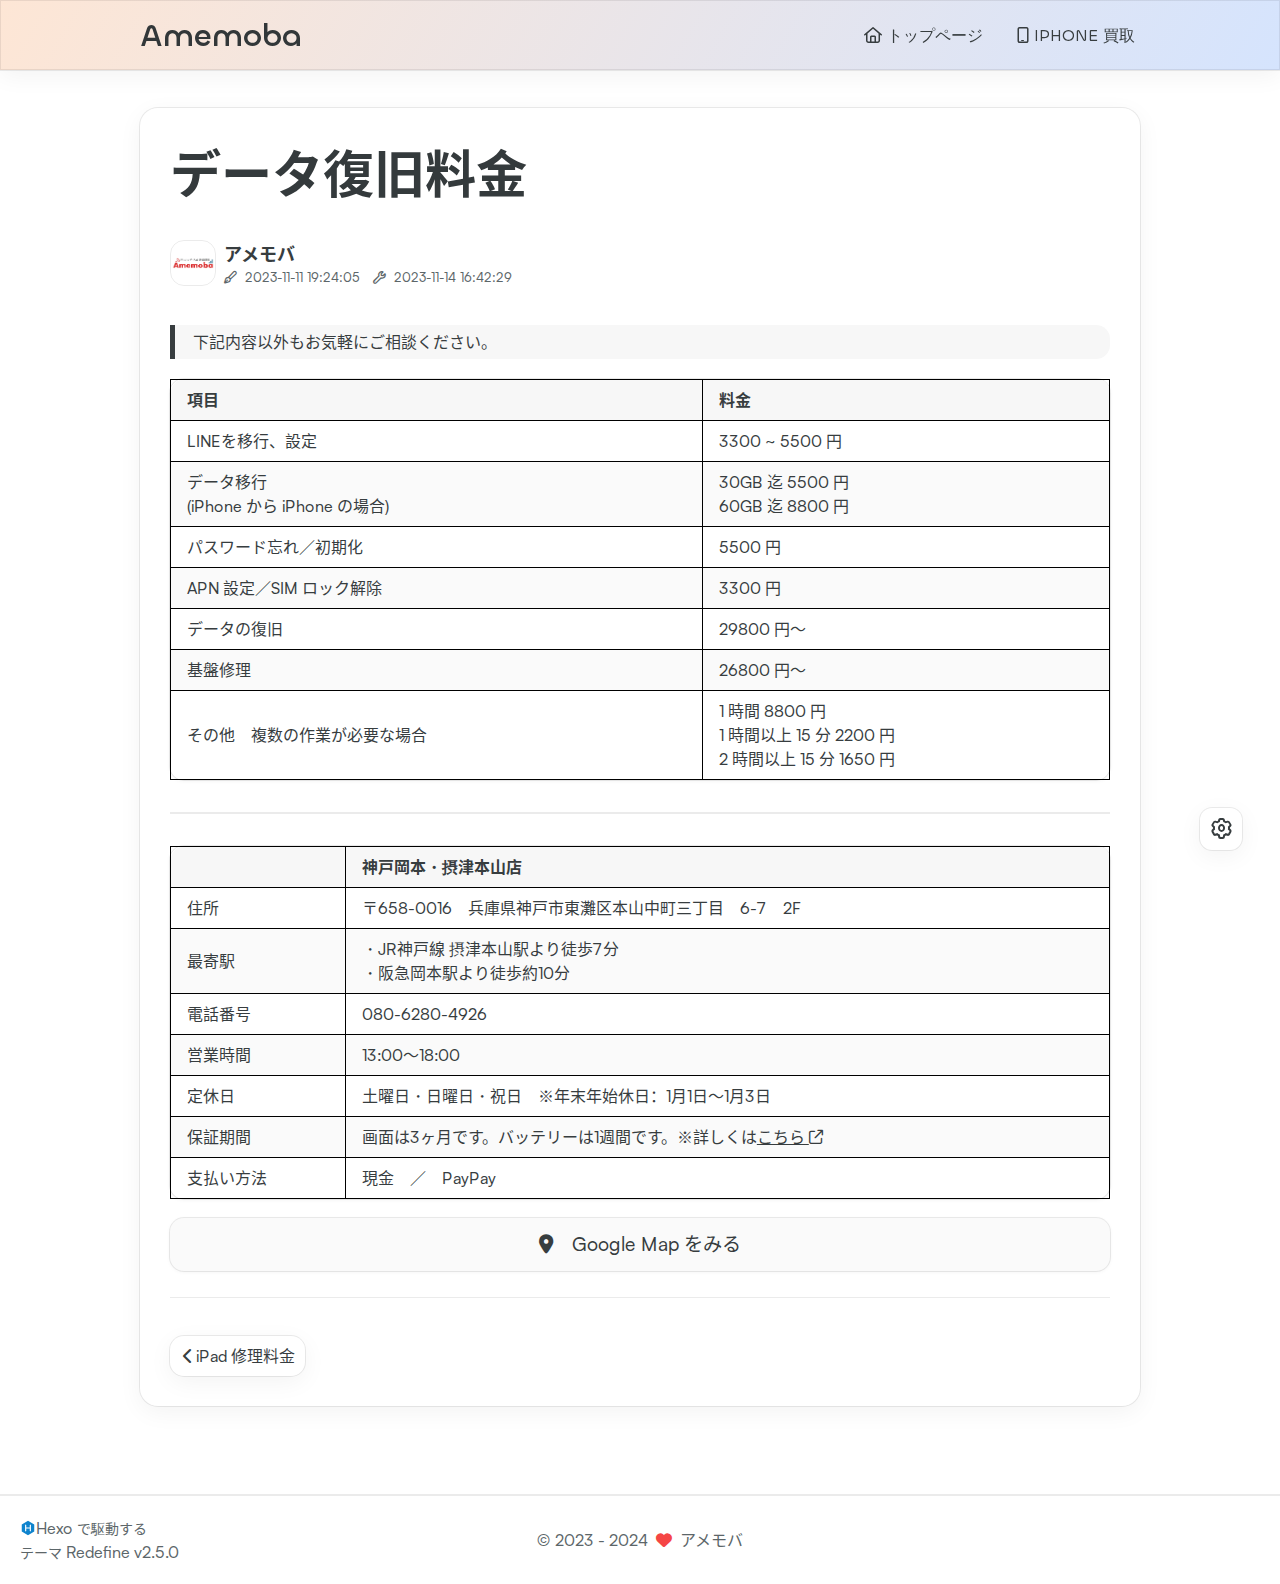
<file: repair-fee/index.html>
<!DOCTYPE html>
<html lang="ja">
<head>
    <meta charset="utf-8">
    <meta name="viewport" content="width=device-width, initial-scale=1">
    <meta name="keywords" content="iPhone,iPad,修理,アメモバ,神戸,東灘,摂津本山,岡本,芦屋">
    
    <meta name="author" content="アメモバ">
    <!-- preconnect -->
    <link rel="preconnect" href="https://fonts.googleapis.com">
    <link rel="preconnect" href="https://fonts.gstatic.com" crossorigin>

    
    <!--- Seo Part-->
    
    <link rel="canonical" href="https://amemoba.github.com/repair-fee/"/>
    <meta name="robots" content="index,follow">
    <meta name="googlebot" content="index,follow">
    <meta name="revisit-after" content="1 days">
    
        <meta name="description" content="OSのアップデートや衝撃などにより、Appleマークが消えたり、付いたり繰り返され、場合によってはデータが消えてしまうことも！リンゴループになる原因は様々あり、症状を特定し、早めの修理により復旧する可能性があります。">
<meta property="og:type" content="article">
<meta property="og:title" content="データ復旧料金">
<meta property="og:url" content="https://amemoba.github.com/repair-fee/index.html">
<meta property="og:site_name" content="iPhone 修理のアメモバ摂津本山・岡本店">
<meta property="og:description" content="OSのアップデートや衝撃などにより、Appleマークが消えたり、付いたり繰り返され、場合によってはデータが消えてしまうことも！リンゴループになる原因は様々あり、症状を特定し、早めの修理により復旧する可能性があります。">
<meta property="og:locale" content="ja_JP">
<meta property="article:published_time" content="2023-11-11T10:24:05.090Z">
<meta property="article:modified_time" content="2023-11-14T07:42:29.400Z">
<meta property="article:author" content="エクレシア企画">
<meta property="article:tag" content="iPhone">
<meta property="article:tag" content="iPad">
<meta property="article:tag" content="修理">
<meta property="article:tag" content="アメモバ">
<meta property="article:tag" content="神戸">
<meta property="article:tag" content="東灘">
<meta property="article:tag" content="摂津本山">
<meta property="article:tag" content="岡本">
<meta property="article:tag" content="芦屋">
<meta name="twitter:card" content="summary">
    
    
    <!--- Icon Part-->
    <link rel="icon" type="image/png" href="/images/amemoba-favicon.ico" sizes="192x192">
    <link rel="apple-touch-icon" sizes="180x180" href="/images/amemoba-favicon.ico">
    <meta name="theme-color" content="#a31f34">
    <link rel="shortcut icon" href="/images/amemoba-favicon.ico">
    <!--- Page Info-->
    
    <title>
        
            データ復旧料金 -
        
        iPhone 修理のアメモバ摂津本山・岡本店
    </title>
    
<link rel="stylesheet" href="/css/style.css">


    
        
<link rel="stylesheet" href="/assets/build/styles.css">

    

    
<link rel="stylesheet" href="/fonts/fonts.css">

    
<link rel="stylesheet" href="/fonts/Satoshi/satoshi.css">

    
<link rel="stylesheet" href="/fonts/Chillax/chillax.css">

    <!--- Font Part-->
    
    
    
    

    <!--- Inject Part-->
    
    <script id="hexo-configurations">
    window.config = {"hostname":"amemoba.github.com","root":"/","language":"ja"};
    window.theme = {"articles":{"style":{"font_size":"16px","line_height":1.5,"image_border_radius":"14px","image_alignment":"center","image_caption":false,"link_icon":true},"word_count":{"enable":true,"count":true,"min2read":true},"author_label":{"enable":false,"auto":false,"list":[]},"code_block":{"copy":true,"style":"mac","font":{"enable":false,"family":null,"url":null}},"toc":{"enable":false,"max_depth":3,"number":false,"expand":true,"init_open":true},"copyright":false,"lazyload":true,"recommendation":{"enable":false,"title":"推荐阅读","limit":3,"mobile_limit":2,"placeholder":"/images/wallhaven-wqery6-light.webp","skip_dirs":[]}},"colors":{"primary":"#a31f34","secondary":null},"global":{"fonts":{"chinese":{"enable":false,"family":null,"url":null},"english":{"enable":false,"family":null,"url":null}},"content_max_width":"1000px","sidebar_width":"210px","hover":{"shadow":true,"scale":false},"scroll_progress":{"bar":false,"percentage":false},"website_counter":{"url":"https://busuanzi.ibruce.info/busuanzi/2.3/busuanzi.pure.mini.js","enable":false,"site_pv":true,"site_uv":true,"post_pv":true},"single_page":true,"open_graph":true,"google_analytics":{"enable":false,"id":null}},"home_banner":{"enable":true,"style":"fixed","image":{"light":"/images/background-light.webp","dark":"/images/background-dark.webp"},"title":"Amemoba 神戸岡本・摂津本山店","subtitle":{"text":["iPhone 修理専門店です。","急に画面が動かなくなる、","カメラが使えない、","充電ができない、","データ復旧、データ移行、基盤修理など。","iPhone の困ったをお助けします。","遠慮なくご相談ください。"],"hitokoto":{"enable":false,"api":"https://v1.hitokoto.cn"},"typing_speed":100,"backing_speed":80,"starting_delay":500,"backing_delay":1500,"loop":true,"smart_backspace":true},"text_color":{"light":"#ffffff","dark":"#d1d1b6"},"text_style":{"title_size":"2.8rem","subtitle_size":"1.5rem","line_height":1.2},"custom_font":{"enable":false,"family":null,"url":null},"social_links":{"enable":false,"links":{"github":null,"instagram":null,"zhihu":null,"twitter":null,"email":null},"qrs":{"weixin":null}}},"plugins":{"feed":{"enable":false},"aplayer":{"enable":false,"type":"fixed","audios":[{"name":null,"artist":null,"url":null,"cover":null}]},"mermaid":{"enable":false,"version":"9.3.0"}},"version":"2.5.0","navbar":{"auto_hide":false,"color":{"left":"#f78736","right":"#367df7","transparency":35},"links":{"Home":{"path":"/","icon":"fa-regular fa-house"},"iPhone_Purchase":{"path":"https://amemoba.com/smartphone/iphone/","icon":"fa-light fa-mobile"}},"search":{"enable":false,"preload":true}},"page_templates":{"friends_column":2,"tags_style":"blur"},"home":{"sidebar":{"enable":false,"position":"left","first_item":"menu","announcement":null,"links":null},"article_date_format":"auto","categories":{"enable":true,"limit":3},"tags":{"enable":true,"limit":3}},"footerStart":"2023/10/22 14:00:00"};
    window.lang_ago = {"second":"%s 秒前","minute":"%s 分前","hour":"%s 時間前","day":"%s 日前","week":"%s 週間前","month":"%s 月前","year":"%s 年前"};
    window.data = {"masonry":false};
  </script>
    
    <!--- Fontawesome Part-->
    
<link rel="stylesheet" href="/fontawesome/fontawesome.min.css">

    
<link rel="stylesheet" href="/fontawesome/brands.min.css">

    
<link rel="stylesheet" href="/fontawesome/solid.min.css">

    
<link rel="stylesheet" href="/fontawesome/regular.min.css">

    
    
    
    
<meta name="generator" content="Hexo 7.0.0"></head>


<body>
<div class="progress-bar-container">
    

    
        <span class="pjax-progress-bar"></span>
        <span class="swup-progress-icon">
            <i class="fa-solid fa-circle-notch fa-spin"></i>
        </span>
    
</div>


<main class="page-container" id="swup">

    

    <div class="main-content-container">


        <div class="main-content-header">
            <header class="navbar-container">
    
    <div class="navbar-content">
        <div class="left">
            
            <a class="logo-title" href="/">
                
                Amemoba
                
            </a>
        </div>

        <div class="right">
            <!-- PC -->
            <div class="desktop">
                <ul class="navbar-list">
                    
                        
                            <li class="navbar-item">
                                <!-- Menu -->
                                <a class="" 
                                    href="/"  >
                                    
                                        
                                            <i class="fa-regular fa-house"></i>
                                        
                                        トップページ
                                    
                                </a>
                                <!-- Submenu -->
                                
                            </li>
                    
                        
                            <li class="navbar-item">
                                <!-- Menu -->
                                <a class="" 
                                    target="_blank" rel="noopener" href="https://amemoba.com/smartphone/iphone/"  >
                                    
                                        
                                            <i class="fa-light fa-mobile"></i>
                                        
                                        IPHONE 買取
                                    
                                </a>
                                <!-- Submenu -->
                                
                            </li>
                    
                    
                </ul>
            </div>
            <!-- Mobile -->
            <div class="mobile">
                
                <div class="icon-item navbar-bar">
                    <div class="navbar-bar-middle"></div>
                </div>
            </div>
        </div>
    </div>

    <!-- Mobile drawer -->
    <div class="navbar-drawer w-full absolute top-0 left-0 bg-background-color">
        <ul class="drawer-navbar-list flex flex-col justify-start items-center">
            
                
                    <li class="drawer-navbar-item text-base my-1.5 flex justify-center items-center">
                        <a class="rounded-3xl py-1.5 px-5 hover:border hover:!text-primary active:!text-primary group " 
                        href="/"  >
                             
                                
                                    <i class="fa-regular fa-house"></i>
                                
                                トップページ
                            
                        </a>
                    </li>
                    <!-- Submenu -->
                    
            
                
                    <li class="drawer-navbar-item text-base my-1.5 flex justify-center items-center">
                        <a class="rounded-3xl py-1.5 px-5 hover:border hover:!text-primary active:!text-primary group " 
                        target="_blank" rel="noopener" href="https://amemoba.com/smartphone/iphone/"  >
                             
                                
                                    <i class="fa-light fa-mobile"></i>
                                
                                IPHONE 買取
                            
                        </a>
                    </li>
                    <!-- Submenu -->
                    
            

        </ul>
    </div>

    <div class="window-mask"></div>

</header>


        </div>

        <div class="main-content-body">

            

            <div class="main-content">

                
                    <div class="post-page-container">
    <div class="article-content-container">

        <div class="article-title">
            
                <h1 class="article-title-regular">データ復旧料金</h1>
            
            </div>
            
                    
        
        
            <div class="article-header flex flex-row gap-2 items-center">
                <div class="avatar w-[46px] h-[46px] flex-shrink-0 rounded-medium border border-border-color p-[1px]">
                    <img src="/images/amemoba-avatar.png">
                </div>
                <div class="info flex flex-col justify-between">
                    <div class="author flex items-center">
                        <span class="name text-default-text-color text-lg font-semibold">アメモバ</span>
                        
                    </div>
                    <div class="meta-info">
                        <div class="article-meta-info">
    <span class="article-date article-meta-item">
        <i class="fa-regular fa-pen-fancy"></i>&nbsp;
        <span class="desktop">2023-11-11 19:24:05</span>
        <span class="mobile">2023-11-11 19:24:05</span>
        <span class="hover-info">作成</span>
    </span>
    
        <span class="article-date article-meta-item">
            <i class="fa-regular fa-wrench"></i>&nbsp;
            <span class="desktop">2023-11-14 16:42:29</span>
            <span class="mobile">2023-11-14 16:42:29</span>
            <span class="hover-info">更新</span>
        </span>
    

    
    

    
    
    
    
</div>

                    </div>
                </div>
            </div>
        

        


        <div class="article-content markdown-body">
            <blockquote>
<p>下記内容以外もお気軽にご相談ください。</p>
</blockquote>
<table>
<thead>
<tr>
<th align="left">項目</th>
<th align="left">料金</th>
</tr>
</thead>
<tbody><tr>
<td align="left">LINEを移行、設定</td>
<td align="left">3300 ~ 5500 円</td>
</tr>
<tr>
<td align="left">データ移行<br />(iPhone から iPhone の場合)</td>
<td align="left">30GB 迄 5500 円<br />60GB 迄 8800 円</td>
</tr>
<tr>
<td align="left">パスワード忘れ／初期化</td>
<td align="left">5500 円</td>
</tr>
<tr>
<td align="left">APN 設定／SIM ロック解除</td>
<td align="left">3300 円</td>
</tr>
<tr>
<td align="left">データの復旧</td>
<td align="left">29800 円～</td>
</tr>
<tr>
<td align="left">基盤修理</td>
<td align="left">26800 円～</td>
</tr>
<tr>
<td align="left">その他　複数の作業が必要な場合</td>
<td align="left">1 時間 8800 円<br />1 時間以上 15 分 2200 円<br />2 時間以上 15 分 1650 円</td>
</tr>
</tbody></table>
<hr>
<table>
<thead>
<tr>
<th align="left"></th>
<th align="left">神戸岡本・摂津本山店</th>
</tr>
</thead>
<tbody><tr>
<td align="left">住所</td>
<td align="left">〒658-0016　兵庫県神戸市東灘区本山中町三丁目　6-7　2F</td>
</tr>
<tr>
<td align="left">最寄駅</td>
<td align="left">・JR神戸線 摂津本山駅より徒歩7分<br />・阪急岡本駅より徒歩約10分</td>
</tr>
<tr>
<td align="left">電話番号</td>
<td align="left">080-6280-4926</td>
</tr>
<tr>
<td align="left">営業時間</td>
<td align="left">13:00～18:00</td>
</tr>
<tr>
<td align="left">定休日</td>
<td align="left">土曜日・日曜日・祝日　※年末年始休日：1月1日～1月3日</td>
</tr>
<tr>
<td align="left">保証期間</td>
<td align="left">画面は3ヶ月です。バッテリーは1週間です。※詳しくは<a class="link"   target="_blank" rel="noopener" href="https://amemoba.jp/terms-and-conditions/" >こちら <i class="fa-regular fa-arrow-up-right-from-square fa-sm"></i></a></td>
</tr>
<tr>
<td align="left">支払い方法</td>
<td align="left">現金　／　PayPay</td>
</tr>
</tbody></table>
<!--
{ % btn center large::Google Map をみる::https://maps.app.goo.gl/BWbNmcPWLe2wQBs5A:: fa-solid fa-location-dot % }
-->

<a class="button center large" target="_blank" rel="noopener" href="https://maps.app.goo.gl/BWbNmcPWLe2wQBs5A" title="primary button"><i class='fa-solid fa-location-dot'></i>　Google Map をみる</a>

        </div>

        

        

        

        
            <div class="article-nav">
                
                    <div class="article-prev">
                        <a class="prev"
                        rel="prev"
                        href="/ipad-list/"
                        >
                            <span class="left arrow-icon flex justify-center items-center">
                                <i class="fa-solid fa-chevron-left"></i>
                            </span>
                            <span class="title flex justify-center items-center">
                                <span class="post-nav-title-item">iPad 修理料金</span>
                                <span class="post-nav-item">前一篇</span>
                            </span>
                        </a>
                    </div>
                
                
            </div>
        


        
    </div>

    
</div>



                

            </div>

            

        </div>

        <div class="main-content-footer">
            <footer class="footer mt-5 py-5 h-auto text-base text-third-text-color relative border-t-2 border-t-border-color">
    <div class="info-container py-3 text-center">
        
        <div class="text-center">
            &copy;
            
              <span>2023</span>
              -
            
            2024&nbsp;&nbsp;<i class="fa-solid fa-heart fa-beat" style="--fa-animation-duration: 0.5s; color: #f54545"></i>&nbsp;&nbsp;<a href="/">アメモバ</a>
        </div>
        
        <div class="relative text-center lg:absolute lg:left-[20px] lg:top-1/2 lg:-translate-y-1/2 lg:text-left">
            <span class="lg:block text-sm"><?xml version="1.0" encoding="utf-8"?><!DOCTYPE svg PUBLIC "-//W3C//DTD SVG 1.1//EN" "http://www.w3.org/Graphics/SVG/1.1/DTD/svg11.dtd"><svg class="relative top-[2px] inline-block align-baseline" version="1.1" id="圖層_1" xmlns="http://www.w3.org/2000/svg" xmlns:xlink="http://www.w3.org/1999/xlink" x="0px" y="0px" width="1rem" height="1rem" viewBox="0 0 512 512" enable-background="new 0 0 512 512" xml:space="preserve"><path fill="#0E83CD" d="M256.4,25.8l-200,115.5L56,371.5l199.6,114.7l200-115.5l0.4-230.2L256.4,25.8z M349,354.6l-18.4,10.7l-18.6-11V275H200v79.6l-18.4,10.7l-18.6-11v-197l18.5-10.6l18.5,10.8V237h112v-79.6l18.5-10.6l18.5,10.8V354.6z"/></svg><a target="_blank" class="text-base" href="https://hexo.io">Hexo</a> で駆動する</span>
            <span class="text-sm lg:block">テーマ&nbsp;<a class="text-base" target="_blank" href="https://github.com/EvanNotFound/hexo-theme-redefine">Redefine v2.5.0</a></span>
        </div>
        
        
        
        
        
    </div>  
</footer>
        </div>
    </div>

    
        <div class="post-tools">
            <div class="post-tools-container">
    <ul class="article-tools-list">
        <!-- TOC aside toggle -->
        

        <!-- go comment -->
        
    </ul>
</div>

        </div>
    

    <div class="right-side-tools-container">
        <div class="side-tools-container">
    <ul class="hidden-tools-list">
        <li class="right-bottom-tools tool-font-adjust-plus flex justify-center items-center">
            <i class="fa-regular fa-magnifying-glass-plus"></i>
        </li>

        <li class="right-bottom-tools tool-font-adjust-minus flex justify-center items-center">
            <i class="fa-regular fa-magnifying-glass-minus"></i>
        </li>

        <li class="right-bottom-tools tool-dark-light-toggle flex justify-center items-center">
            <i class="fa-regular fa-moon"></i>
        </li>

        <!-- rss -->
        

        
            <li class="right-bottom-tools tool-scroll-to-top flex justify-center items-center">
                <i class="fa-regular fa-arrow-up"></i>
            </li>
        

        <li class="right-bottom-tools tool-scroll-to-bottom flex justify-center items-center">
            <i class="fa-regular fa-arrow-down"></i>
        </li>
    </ul>

    <ul class="visible-tools-list">
        <li class="right-bottom-tools toggle-tools-list flex justify-center items-center">
            <i class="fa-regular fa-cog fa-spin"></i>
        </li>
        
        
    </ul>
</div>

    </div>

    <div class="image-viewer-container">
    <img src="">
</div>


    

</main>


    
<script src="/js/libs/Swup.min.js"></script>

<script src="/js/libs/SwupSlideTheme.min.js"></script>

<script src="/js/libs/SwupScriptsPlugin.min.js"></script>

<script src="/js/libs/SwupProgressPlugin.min.js"></script>

<script src="/js/libs/SwupScrollPlugin.min.js"></script>

<script src="/js/libs/SwupPreloadPlugin.min.js"></script>

<script>
    const swup = new Swup({
        plugins: [
            new SwupScriptsPlugin({
                optin: true,
            }),
            new SwupProgressPlugin(),
            new SwupScrollPlugin({
                offset: 80,
            }),
            new SwupSlideTheme({
                mainElement: ".main-content-body",
            }),
            new SwupPreloadPlugin(),
        ],
        containers: ["#swup"],
    });
</script>







<script src="/js/tools/imageViewer.js" type="module"></script>

<script src="/js/utils.js" type="module"></script>

<script src="/js/main.js" type="module"></script>

<script src="/js/layouts/navbarShrink.js" type="module"></script>

<script src="/js/tools/scrollTopBottom.js" type="module"></script>

<script src="/js/tools/lightDarkSwitch.js" type="module"></script>

<script src="/js/layouts/categoryList.js" type="module"></script>





    
<script src="/js/tools/codeBlock.js" type="module"></script>




    
<script src="/js/layouts/lazyload.js" type="module"></script>






  
<script src="/js/libs/Typed.min.js"></script>

  
<script src="/js/plugins/typed.js" type="module"></script>







<div class="post-scripts" data-swup-reload-script>
    
        
<script src="/js/libs/anime.min.js"></script>

        
<script src="/js/plugins/tabs.js"></script>

    
    
</div>


</body>
</html>
</file>
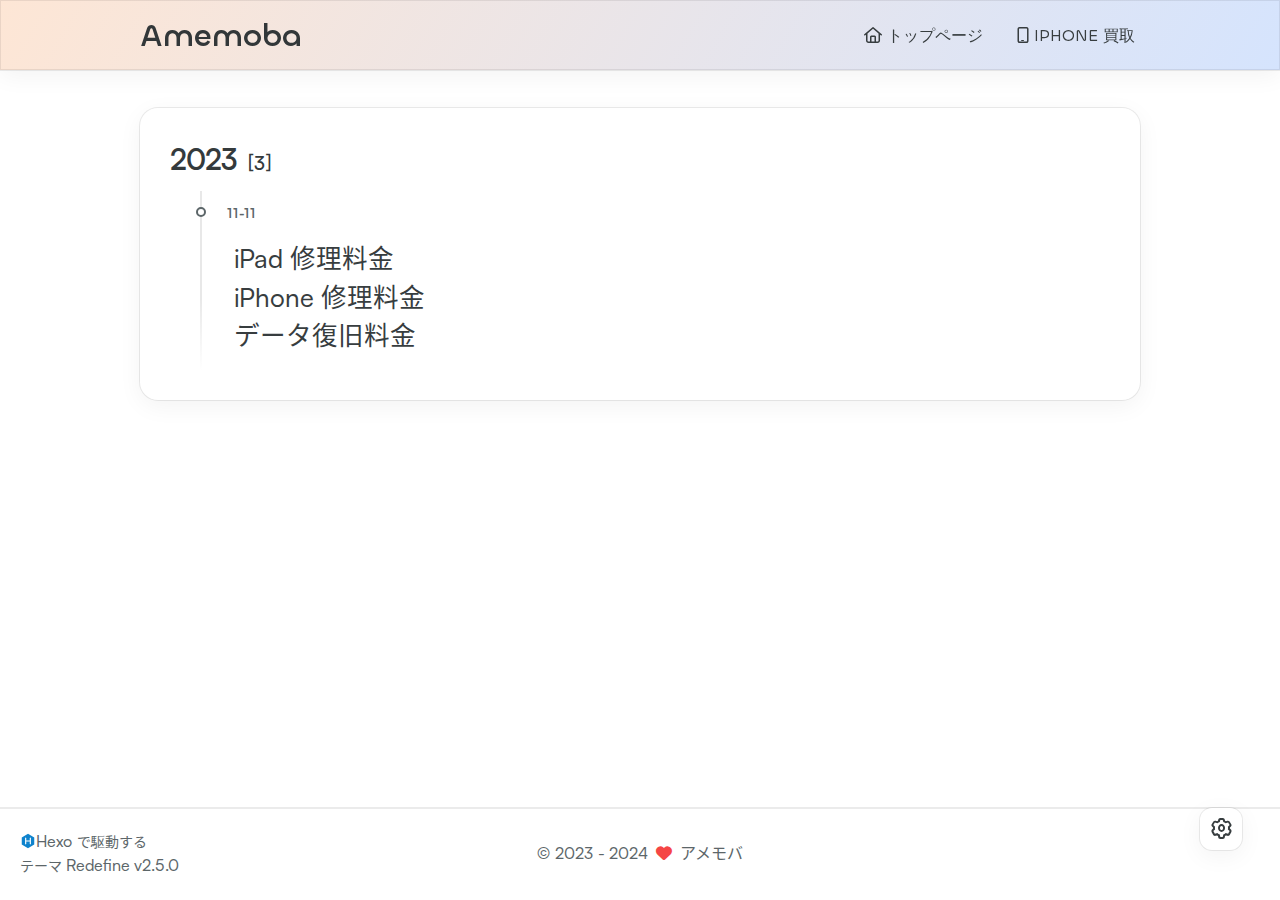
<file: archives/2023/index.html>
<!DOCTYPE html>
<html lang="ja">
<head>
    <meta charset="utf-8">
    <meta name="viewport" content="width=device-width, initial-scale=1">
    <meta name="keywords" content="iPhone,iPad,修理,アメモバ,神戸,東灘,摂津本山,岡本,芦屋">
    
    <meta name="author" content="アメモバ">
    <!-- preconnect -->
    <link rel="preconnect" href="https://fonts.googleapis.com">
    <link rel="preconnect" href="https://fonts.gstatic.com" crossorigin>

    
    <!--- Seo Part-->
    
    <link rel="canonical" href="https://amemoba.github.com/archives/2023/"/>
    <meta name="robots" content="index,follow">
    <meta name="googlebot" content="index,follow">
    <meta name="revisit-after" content="1 days">
    
        <meta name="description" content="アメモバ修理・摂津本山店のご案内ページです。修理に関するお問い合わせなどお気軽にお問い合わせください。">
<meta property="og:type" content="website">
<meta property="og:title" content="iPhone 修理のアメモバ摂津本山・岡本店">
<meta property="og:url" content="https://amemoba.github.com/archives/2023/index.html">
<meta property="og:site_name" content="iPhone 修理のアメモバ摂津本山・岡本店">
<meta property="og:description" content="アメモバ修理・摂津本山店のご案内ページです。修理に関するお問い合わせなどお気軽にお問い合わせください。">
<meta property="og:locale" content="ja_JP">
<meta property="article:author" content="エクレシア企画">
<meta property="article:tag" content="iPhone">
<meta property="article:tag" content="iPad">
<meta property="article:tag" content="修理">
<meta property="article:tag" content="アメモバ">
<meta property="article:tag" content="神戸">
<meta property="article:tag" content="東灘">
<meta property="article:tag" content="摂津本山">
<meta property="article:tag" content="岡本">
<meta property="article:tag" content="芦屋">
<meta name="twitter:card" content="summary">
    
    
    <!--- Icon Part-->
    <link rel="icon" type="image/png" href="/images/amemoba-favicon.ico" sizes="192x192">
    <link rel="apple-touch-icon" sizes="180x180" href="/images/amemoba-favicon.ico">
    <meta name="theme-color" content="#a31f34">
    <link rel="shortcut icon" href="/images/amemoba-favicon.ico">
    <!--- Page Info-->
    
    <title>
        
            ファイル: 2023 -
        
        iPhone 修理のアメモバ摂津本山・岡本店
    </title>
    
<link rel="stylesheet" href="/css/style.css">


    
        
<link rel="stylesheet" href="/assets/build/styles.css">

    

    
<link rel="stylesheet" href="/fonts/fonts.css">

    
<link rel="stylesheet" href="/fonts/Satoshi/satoshi.css">

    
<link rel="stylesheet" href="/fonts/Chillax/chillax.css">

    <!--- Font Part-->
    
    
    
    

    <!--- Inject Part-->
    
    <script id="hexo-configurations">
    window.config = {"hostname":"amemoba.github.com","root":"/","language":"ja"};
    window.theme = {"articles":{"style":{"font_size":"16px","line_height":1.5,"image_border_radius":"14px","image_alignment":"center","image_caption":false,"link_icon":true},"word_count":{"enable":true,"count":true,"min2read":true},"author_label":{"enable":false,"auto":false,"list":[]},"code_block":{"copy":true,"style":"mac","font":{"enable":false,"family":null,"url":null}},"toc":{"enable":false,"max_depth":3,"number":false,"expand":true,"init_open":true},"copyright":false,"lazyload":true,"recommendation":{"enable":false,"title":"推荐阅读","limit":3,"mobile_limit":2,"placeholder":"/images/wallhaven-wqery6-light.webp","skip_dirs":[]}},"colors":{"primary":"#a31f34","secondary":null},"global":{"fonts":{"chinese":{"enable":false,"family":null,"url":null},"english":{"enable":false,"family":null,"url":null}},"content_max_width":"1000px","sidebar_width":"210px","hover":{"shadow":true,"scale":false},"scroll_progress":{"bar":false,"percentage":false},"website_counter":{"url":"https://busuanzi.ibruce.info/busuanzi/2.3/busuanzi.pure.mini.js","enable":false,"site_pv":true,"site_uv":true,"post_pv":true},"single_page":true,"open_graph":true,"google_analytics":{"enable":false,"id":null}},"home_banner":{"enable":true,"style":"fixed","image":{"light":"/images/background-light.webp","dark":"/images/background-dark.webp"},"title":"Amemoba 神戸岡本・摂津本山店","subtitle":{"text":["iPhone 修理専門店です。","急に画面が動かなくなる、","カメラが使えない、","充電ができない、","データ復旧、データ移行、基盤修理など。","iPhone の困ったをお助けします。","遠慮なくご相談ください。"],"hitokoto":{"enable":false,"api":"https://v1.hitokoto.cn"},"typing_speed":100,"backing_speed":80,"starting_delay":500,"backing_delay":1500,"loop":true,"smart_backspace":true},"text_color":{"light":"#ffffff","dark":"#d1d1b6"},"text_style":{"title_size":"2.8rem","subtitle_size":"1.5rem","line_height":1.2},"custom_font":{"enable":false,"family":null,"url":null},"social_links":{"enable":false,"links":{"github":null,"instagram":null,"zhihu":null,"twitter":null,"email":null},"qrs":{"weixin":null}}},"plugins":{"feed":{"enable":false},"aplayer":{"enable":false,"type":"fixed","audios":[{"name":null,"artist":null,"url":null,"cover":null}]},"mermaid":{"enable":false,"version":"9.3.0"}},"version":"2.5.0","navbar":{"auto_hide":false,"color":{"left":"#f78736","right":"#367df7","transparency":35},"links":{"Home":{"path":"/","icon":"fa-regular fa-house"},"iPhone_Purchase":{"path":"https://amemoba.com/smartphone/iphone/","icon":"fa-light fa-mobile"}},"search":{"enable":false,"preload":true}},"page_templates":{"friends_column":2,"tags_style":"blur"},"home":{"sidebar":{"enable":false,"position":"left","first_item":"menu","announcement":null,"links":null},"article_date_format":"auto","categories":{"enable":true,"limit":3},"tags":{"enable":true,"limit":3}},"footerStart":"2023/10/22 14:00:00"};
    window.lang_ago = {"second":"%s 秒前","minute":"%s 分前","hour":"%s 時間前","day":"%s 日前","week":"%s 週間前","month":"%s 月前","year":"%s 年前"};
    window.data = {"masonry":false};
  </script>
    
    <!--- Fontawesome Part-->
    
<link rel="stylesheet" href="/fontawesome/fontawesome.min.css">

    
<link rel="stylesheet" href="/fontawesome/brands.min.css">

    
<link rel="stylesheet" href="/fontawesome/solid.min.css">

    
<link rel="stylesheet" href="/fontawesome/regular.min.css">

    
    
    
    
<meta name="generator" content="Hexo 7.0.0"></head>


<body>
<div class="progress-bar-container">
    

    
        <span class="pjax-progress-bar"></span>
        <span class="swup-progress-icon">
            <i class="fa-solid fa-circle-notch fa-spin"></i>
        </span>
    
</div>


<main class="page-container" id="swup">

    

    <div class="main-content-container">


        <div class="main-content-header">
            <header class="navbar-container">
    
    <div class="navbar-content">
        <div class="left">
            
            <a class="logo-title" href="/">
                
                Amemoba
                
            </a>
        </div>

        <div class="right">
            <!-- PC -->
            <div class="desktop">
                <ul class="navbar-list">
                    
                        
                            <li class="navbar-item">
                                <!-- Menu -->
                                <a class="" 
                                    href="/"  >
                                    
                                        
                                            <i class="fa-regular fa-house"></i>
                                        
                                        トップページ
                                    
                                </a>
                                <!-- Submenu -->
                                
                            </li>
                    
                        
                            <li class="navbar-item">
                                <!-- Menu -->
                                <a class="" 
                                    target="_blank" rel="noopener" href="https://amemoba.com/smartphone/iphone/"  >
                                    
                                        
                                            <i class="fa-light fa-mobile"></i>
                                        
                                        IPHONE 買取
                                    
                                </a>
                                <!-- Submenu -->
                                
                            </li>
                    
                    
                </ul>
            </div>
            <!-- Mobile -->
            <div class="mobile">
                
                <div class="icon-item navbar-bar">
                    <div class="navbar-bar-middle"></div>
                </div>
            </div>
        </div>
    </div>

    <!-- Mobile drawer -->
    <div class="navbar-drawer w-full absolute top-0 left-0 bg-background-color">
        <ul class="drawer-navbar-list flex flex-col justify-start items-center">
            
                
                    <li class="drawer-navbar-item text-base my-1.5 flex justify-center items-center">
                        <a class="rounded-3xl py-1.5 px-5 hover:border hover:!text-primary active:!text-primary group " 
                        href="/"  >
                             
                                
                                    <i class="fa-regular fa-house"></i>
                                
                                トップページ
                            
                        </a>
                    </li>
                    <!-- Submenu -->
                    
            
                
                    <li class="drawer-navbar-item text-base my-1.5 flex justify-center items-center">
                        <a class="rounded-3xl py-1.5 px-5 hover:border hover:!text-primary active:!text-primary group " 
                        target="_blank" rel="noopener" href="https://amemoba.com/smartphone/iphone/"  >
                             
                                
                                    <i class="fa-light fa-mobile"></i>
                                
                                IPHONE 買取
                            
                        </a>
                    </li>
                    <!-- Submenu -->
                    
            

        </ul>
    </div>

    <div class="window-mask"></div>

</header>


        </div>

        <div class="main-content-body">

            

            <div class="main-content">

                
                    <div class="archive-container ">
    

<div class="archive-list-container">
    
        <section class="archive-item">
            <div class="archive-item-header">
                <span class="archive-year">2023</span>
                <span class="archive-year-post-count">[3]</span>
            </div>
            <ul class="article-list">
              
                
                    
                    <li class="article-item" date-is='11-11'>
                
                
                    <a href="/ipad-list/">
                        <span class="article-title">iPad 修理料金</span>
                    </a>
                
              
                
                
                    <a href="/iphone-list/">
                        <span class="article-title">iPhone 修理料金</span>
                    </a>
                
              
                
                
                    <a href="/repair-fee/">
                        <span class="article-title">データ復旧料金</span>
                    </a>
                
              
            </ul>
        </section>
    
</div>

</div>

                

            </div>

            

        </div>

        <div class="main-content-footer">
            <footer class="footer mt-5 py-5 h-auto text-base text-third-text-color relative border-t-2 border-t-border-color">
    <div class="info-container py-3 text-center">
        
        <div class="text-center">
            &copy;
            
              <span>2023</span>
              -
            
            2024&nbsp;&nbsp;<i class="fa-solid fa-heart fa-beat" style="--fa-animation-duration: 0.5s; color: #f54545"></i>&nbsp;&nbsp;<a href="/">アメモバ</a>
        </div>
        
        <div class="relative text-center lg:absolute lg:left-[20px] lg:top-1/2 lg:-translate-y-1/2 lg:text-left">
            <span class="lg:block text-sm"><?xml version="1.0" encoding="utf-8"?><!DOCTYPE svg PUBLIC "-//W3C//DTD SVG 1.1//EN" "http://www.w3.org/Graphics/SVG/1.1/DTD/svg11.dtd"><svg class="relative top-[2px] inline-block align-baseline" version="1.1" id="圖層_1" xmlns="http://www.w3.org/2000/svg" xmlns:xlink="http://www.w3.org/1999/xlink" x="0px" y="0px" width="1rem" height="1rem" viewBox="0 0 512 512" enable-background="new 0 0 512 512" xml:space="preserve"><path fill="#0E83CD" d="M256.4,25.8l-200,115.5L56,371.5l199.6,114.7l200-115.5l0.4-230.2L256.4,25.8z M349,354.6l-18.4,10.7l-18.6-11V275H200v79.6l-18.4,10.7l-18.6-11v-197l18.5-10.6l18.5,10.8V237h112v-79.6l18.5-10.6l18.5,10.8V354.6z"/></svg><a target="_blank" class="text-base" href="https://hexo.io">Hexo</a> で駆動する</span>
            <span class="text-sm lg:block">テーマ&nbsp;<a class="text-base" target="_blank" href="https://github.com/EvanNotFound/hexo-theme-redefine">Redefine v2.5.0</a></span>
        </div>
        
        
        
        
        
    </div>  
</footer>
        </div>
    </div>

    

    <div class="right-side-tools-container">
        <div class="side-tools-container">
    <ul class="hidden-tools-list">
        <li class="right-bottom-tools tool-font-adjust-plus flex justify-center items-center">
            <i class="fa-regular fa-magnifying-glass-plus"></i>
        </li>

        <li class="right-bottom-tools tool-font-adjust-minus flex justify-center items-center">
            <i class="fa-regular fa-magnifying-glass-minus"></i>
        </li>

        <li class="right-bottom-tools tool-dark-light-toggle flex justify-center items-center">
            <i class="fa-regular fa-moon"></i>
        </li>

        <!-- rss -->
        

        
            <li class="right-bottom-tools tool-scroll-to-top flex justify-center items-center">
                <i class="fa-regular fa-arrow-up"></i>
            </li>
        

        <li class="right-bottom-tools tool-scroll-to-bottom flex justify-center items-center">
            <i class="fa-regular fa-arrow-down"></i>
        </li>
    </ul>

    <ul class="visible-tools-list">
        <li class="right-bottom-tools toggle-tools-list flex justify-center items-center">
            <i class="fa-regular fa-cog fa-spin"></i>
        </li>
        
        
    </ul>
</div>

    </div>

    <div class="image-viewer-container">
    <img src="">
</div>


    

</main>


    
<script src="/js/libs/Swup.min.js"></script>

<script src="/js/libs/SwupSlideTheme.min.js"></script>

<script src="/js/libs/SwupScriptsPlugin.min.js"></script>

<script src="/js/libs/SwupProgressPlugin.min.js"></script>

<script src="/js/libs/SwupScrollPlugin.min.js"></script>

<script src="/js/libs/SwupPreloadPlugin.min.js"></script>

<script>
    const swup = new Swup({
        plugins: [
            new SwupScriptsPlugin({
                optin: true,
            }),
            new SwupProgressPlugin(),
            new SwupScrollPlugin({
                offset: 80,
            }),
            new SwupSlideTheme({
                mainElement: ".main-content-body",
            }),
            new SwupPreloadPlugin(),
        ],
        containers: ["#swup"],
    });
</script>







<script src="/js/tools/imageViewer.js" type="module"></script>

<script src="/js/utils.js" type="module"></script>

<script src="/js/main.js" type="module"></script>

<script src="/js/layouts/navbarShrink.js" type="module"></script>

<script src="/js/tools/scrollTopBottom.js" type="module"></script>

<script src="/js/tools/lightDarkSwitch.js" type="module"></script>

<script src="/js/layouts/categoryList.js" type="module"></script>





    
<script src="/js/tools/codeBlock.js" type="module"></script>




    
<script src="/js/layouts/lazyload.js" type="module"></script>






  
<script src="/js/libs/Typed.min.js"></script>

  
<script src="/js/plugins/typed.js" type="module"></script>







<div class="post-scripts" data-swup-reload-script>
    
        
<script src="/js/libs/anime.min.js"></script>

        
<script src="/js/plugins/tabs.js"></script>

    
    
</div>


</body>
</html>
</file>
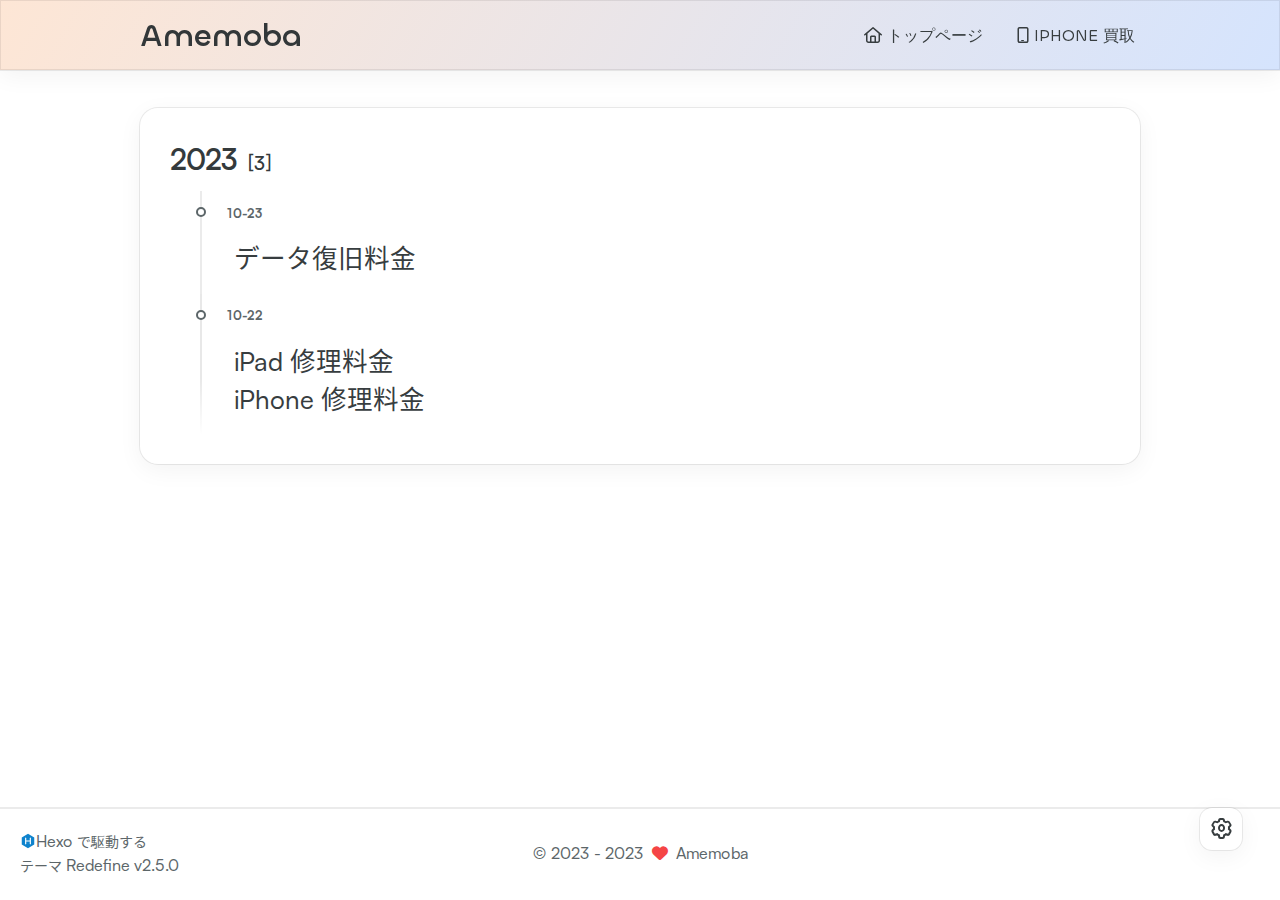
<file: archives/2023/10/index.html>
<!DOCTYPE html>
<html lang="ja">
<head>
    <meta charset="utf-8">
    <meta name="viewport" content="width=device-width, initial-scale=1">
    <meta name="keywords" content="Hexo Theme Redefine">
    
    <meta name="author" content="Amemoba">
    <!-- preconnect -->
    <link rel="preconnect" href="https://fonts.googleapis.com">
    <link rel="preconnect" href="https://fonts.gstatic.com" crossorigin>

    
    <!--- Seo Part-->
    
    <link rel="canonical" href="https://amemoba.github.com/archives/2023/10/"/>
    <meta name="robots" content="index,follow">
    <meta name="googlebot" content="index,follow">
    <meta name="revisit-after" content="1 days">
    
        <meta property="og:type" content="website">
<meta property="og:title" content="Amemoba">
<meta property="og:url" content="https://amemoba.github.com/archives/2023/10/index.html">
<meta property="og:site_name" content="Amemoba">
<meta property="og:locale" content="ja_JP">
<meta property="article:author" content="エクレシア企画">
<meta name="twitter:card" content="summary">
    
    
    <!--- Icon Part-->
    <link rel="icon" type="image/png" href="/images/amemoba-favicon.ico" sizes="192x192">
    <link rel="apple-touch-icon" sizes="180x180" href="/images/amemoba-favicon.ico">
    <meta name="theme-color" content="#a31f34">
    <link rel="shortcut icon" href="/images/amemoba-favicon.ico">
    <!--- Page Info-->
    
    <title>
        
            ファイル: 2023/10 -
        
        Amemoba
    </title>
    
<link rel="stylesheet" href="/css/style.css">


    
        
<link rel="stylesheet" href="/assets/build/styles.css">

    

    
<link rel="stylesheet" href="/fonts/fonts.css">

    
<link rel="stylesheet" href="/fonts/Satoshi/satoshi.css">

    
<link rel="stylesheet" href="/fonts/Chillax/chillax.css">

    <!--- Font Part-->
    
    
    
    

    <!--- Inject Part-->
    
    <script id="hexo-configurations">
    window.config = {"hostname":"amemoba.github.com","root":"/","language":"ja"};
    window.theme = {"articles":{"style":{"font_size":"16px","line_height":1.5,"image_border_radius":"14px","image_alignment":"center","image_caption":false,"link_icon":true},"word_count":{"enable":true,"count":true,"min2read":true},"author_label":{"enable":false,"auto":false,"list":[]},"code_block":{"copy":true,"style":"mac","font":{"enable":false,"family":null,"url":null}},"toc":{"enable":false,"max_depth":3,"number":false,"expand":true,"init_open":true},"copyright":false,"lazyload":true,"recommendation":{"enable":false,"title":"推荐阅读","limit":3,"mobile_limit":2,"placeholder":"/images/wallhaven-wqery6-light.webp","skip_dirs":[]}},"colors":{"primary":"#a31f34","secondary":null},"global":{"fonts":{"chinese":{"enable":false,"family":null,"url":null},"english":{"enable":false,"family":null,"url":null}},"content_max_width":"1000px","sidebar_width":"210px","hover":{"shadow":true,"scale":false},"scroll_progress":{"bar":false,"percentage":false},"website_counter":{"url":"https://busuanzi.ibruce.info/busuanzi/2.3/busuanzi.pure.mini.js","enable":false,"site_pv":true,"site_uv":true,"post_pv":true},"single_page":true,"open_graph":true,"google_analytics":{"enable":false,"id":null}},"home_banner":{"enable":true,"style":"fixed","image":{"light":"/images/background-light.webp","dark":"/images/background-dark.webp"},"title":"Amemoba 神戸岡本・摂津本山店","subtitle":{"text":["iPhone 修理専門店です。","急に画面が動かなくなる、","カメラが使えない、","充電ができない、","データ復旧、データ移行、基盤修理など。","iPhone の困ったをお助けします。","遠慮なくご相談ください。"],"hitokoto":{"enable":false,"api":"https://v1.hitokoto.cn"},"typing_speed":100,"backing_speed":80,"starting_delay":500,"backing_delay":1500,"loop":true,"smart_backspace":true},"text_color":{"light":"#ffffff","dark":"#d1d1b6"},"text_style":{"title_size":"2.8rem","subtitle_size":"1.5rem","line_height":1.2},"custom_font":{"enable":false,"family":null,"url":null},"social_links":{"enable":false,"links":{"github":null,"instagram":null,"zhihu":null,"twitter":null,"email":null},"qrs":{"weixin":null}}},"plugins":{"feed":{"enable":false},"aplayer":{"enable":false,"type":"fixed","audios":[{"name":null,"artist":null,"url":null,"cover":null}]},"mermaid":{"enable":false,"version":"9.3.0"}},"version":"2.5.0","navbar":{"auto_hide":false,"color":{"left":"#f78736","right":"#367df7","transparency":35},"links":{"Home":{"path":"/","icon":"fa-regular fa-house"},"iPhone_Purchase":{"path":"https://amemoba.com/smartphone/iphone/","icon":"fa-light fa-mobile"}},"search":{"enable":false,"preload":true}},"page_templates":{"friends_column":2,"tags_style":"blur"},"home":{"sidebar":{"enable":false,"position":"left","first_item":"menu","announcement":null,"links":null},"article_date_format":"auto","categories":{"enable":true,"limit":3},"tags":{"enable":true,"limit":3}},"footerStart":"2023/10/22 14:00:00"};
    window.lang_ago = {"second":"%s 秒前","minute":"%s 分前","hour":"%s 時間前","day":"%s 日前","week":"%s 週間前","month":"%s 月前","year":"%s 年前"};
    window.data = {"masonry":false};
  </script>
    
    <!--- Fontawesome Part-->
    
<link rel="stylesheet" href="/fontawesome/fontawesome.min.css">

    
<link rel="stylesheet" href="/fontawesome/brands.min.css">

    
<link rel="stylesheet" href="/fontawesome/solid.min.css">

    
<link rel="stylesheet" href="/fontawesome/regular.min.css">

    
    
    
    
<meta name="generator" content="Hexo 6.3.0"></head>


<body>
<div class="progress-bar-container">
    

    
        <span class="pjax-progress-bar"></span>
        <span class="swup-progress-icon">
            <i class="fa-solid fa-circle-notch fa-spin"></i>
        </span>
    
</div>


<main class="page-container" id="swup">

    

    <div class="main-content-container">


        <div class="main-content-header">
            <header class="navbar-container">
    
    <div class="navbar-content">
        <div class="left">
            
            <a class="logo-title" href="/">
                
                Amemoba
                
            </a>
        </div>

        <div class="right">
            <!-- PC -->
            <div class="desktop">
                <ul class="navbar-list">
                    
                        
                            <li class="navbar-item">
                                <!-- Menu -->
                                <a class="" 
                                    href="/"  >
                                    
                                        
                                            <i class="fa-regular fa-house"></i>
                                        
                                        トップページ
                                    
                                </a>
                                <!-- Submenu -->
                                
                            </li>
                    
                        
                            <li class="navbar-item">
                                <!-- Menu -->
                                <a class="" 
                                    target="_blank" rel="noopener" href="https://amemoba.com/smartphone/iphone/"  >
                                    
                                        
                                            <i class="fa-light fa-mobile"></i>
                                        
                                        IPHONE 買取
                                    
                                </a>
                                <!-- Submenu -->
                                
                            </li>
                    
                    
                </ul>
            </div>
            <!-- Mobile -->
            <div class="mobile">
                
                <div class="icon-item navbar-bar">
                    <div class="navbar-bar-middle"></div>
                </div>
            </div>
        </div>
    </div>

    <!-- Mobile drawer -->
    <div class="navbar-drawer w-full absolute top-0 left-0 bg-background-color">
        <ul class="drawer-navbar-list flex flex-col justify-start items-center">
            
                
                    <li class="drawer-navbar-item text-base my-1.5 flex justify-center items-center">
                        <a class="rounded-3xl py-1.5 px-5 hover:border hover:!text-primary active:!text-primary group " 
                        href="/"  >
                             
                                
                                    <i class="fa-regular fa-house"></i>
                                
                                トップページ
                            
                        </a>
                    </li>
                    <!-- Submenu -->
                    
            
                
                    <li class="drawer-navbar-item text-base my-1.5 flex justify-center items-center">
                        <a class="rounded-3xl py-1.5 px-5 hover:border hover:!text-primary active:!text-primary group " 
                        target="_blank" rel="noopener" href="https://amemoba.com/smartphone/iphone/"  >
                             
                                
                                    <i class="fa-light fa-mobile"></i>
                                
                                IPHONE 買取
                            
                        </a>
                    </li>
                    <!-- Submenu -->
                    
            

        </ul>
    </div>

    <div class="window-mask"></div>

</header>


        </div>

        <div class="main-content-body">

            

            <div class="main-content">

                
                    <div class="archive-container ">
    

<div class="archive-list-container">
    
        <section class="archive-item">
            <div class="archive-item-header">
                <span class="archive-year">2023</span>
                <span class="archive-year-post-count">[3]</span>
            </div>
            <ul class="article-list">
              
                
                    
                    <li class="article-item" date-is='10-23'>
                
                
                    <a href="/repair-fee/">
                        <span class="article-title">データ復旧料金</span>
                    </a>
                
              
                
                    
                    <li class="article-item" date-is='10-22'>
                
                
                    <a href="/ipad-list/">
                        <span class="article-title">iPad 修理料金</span>
                    </a>
                
              
                
                
                    <a href="/iphone-list/">
                        <span class="article-title">iPhone 修理料金</span>
                    </a>
                
              
            </ul>
        </section>
    
</div>

</div>

                

            </div>

            

        </div>

        <div class="main-content-footer">
            <footer class="footer mt-5 py-5 h-auto text-base text-third-text-color relative border-t-2 border-t-border-color">
    <div class="info-container py-3 text-center">
        
        <div class="text-center">
            &copy;
            
              <span>2023</span>
              -
            
            2023&nbsp;&nbsp;<i class="fa-solid fa-heart fa-beat" style="--fa-animation-duration: 0.5s; color: #f54545"></i>&nbsp;&nbsp;<a href="/">Amemoba</a>
        </div>
        
        <div class="relative text-center lg:absolute lg:left-[20px] lg:top-1/2 lg:-translate-y-1/2 lg:text-left">
            <span class="lg:block text-sm"><?xml version="1.0" encoding="utf-8"?><!DOCTYPE svg PUBLIC "-//W3C//DTD SVG 1.1//EN" "http://www.w3.org/Graphics/SVG/1.1/DTD/svg11.dtd"><svg class="relative top-[2px] inline-block align-baseline" version="1.1" id="圖層_1" xmlns="http://www.w3.org/2000/svg" xmlns:xlink="http://www.w3.org/1999/xlink" x="0px" y="0px" width="1rem" height="1rem" viewBox="0 0 512 512" enable-background="new 0 0 512 512" xml:space="preserve"><path fill="#0E83CD" d="M256.4,25.8l-200,115.5L56,371.5l199.6,114.7l200-115.5l0.4-230.2L256.4,25.8z M349,354.6l-18.4,10.7l-18.6-11V275H200v79.6l-18.4,10.7l-18.6-11v-197l18.5-10.6l18.5,10.8V237h112v-79.6l18.5-10.6l18.5,10.8V354.6z"/></svg><a target="_blank" class="text-base" href="https://hexo.io">Hexo</a> で駆動する</span>
            <span class="text-sm lg:block">テーマ&nbsp;<a class="text-base" target="_blank" href="https://github.com/EvanNotFound/hexo-theme-redefine">Redefine v2.5.0</a></span>
        </div>
        
        
        
        
        
    </div>  
</footer>
        </div>
    </div>

    

    <div class="right-side-tools-container">
        <div class="side-tools-container">
    <ul class="hidden-tools-list">
        <li class="right-bottom-tools tool-font-adjust-plus flex justify-center items-center">
            <i class="fa-regular fa-magnifying-glass-plus"></i>
        </li>

        <li class="right-bottom-tools tool-font-adjust-minus flex justify-center items-center">
            <i class="fa-regular fa-magnifying-glass-minus"></i>
        </li>

        <li class="right-bottom-tools tool-dark-light-toggle flex justify-center items-center">
            <i class="fa-regular fa-moon"></i>
        </li>

        <!-- rss -->
        

        
            <li class="right-bottom-tools tool-scroll-to-top flex justify-center items-center">
                <i class="fa-regular fa-arrow-up"></i>
            </li>
        

        <li class="right-bottom-tools tool-scroll-to-bottom flex justify-center items-center">
            <i class="fa-regular fa-arrow-down"></i>
        </li>
    </ul>

    <ul class="visible-tools-list">
        <li class="right-bottom-tools toggle-tools-list flex justify-center items-center">
            <i class="fa-regular fa-cog fa-spin"></i>
        </li>
        
        
    </ul>
</div>

    </div>

    <div class="image-viewer-container">
    <img src="">
</div>


    

</main>


    
<script src="/js/libs/Swup.min.js"></script>

<script src="/js/libs/SwupSlideTheme.min.js"></script>

<script src="/js/libs/SwupScriptsPlugin.min.js"></script>

<script src="/js/libs/SwupProgressPlugin.min.js"></script>

<script src="/js/libs/SwupScrollPlugin.min.js"></script>

<script src="/js/libs/SwupPreloadPlugin.min.js"></script>

<script>
    const swup = new Swup({
        plugins: [
            new SwupScriptsPlugin({
                optin: true,
            }),
            new SwupProgressPlugin(),
            new SwupScrollPlugin({
                offset: 80,
            }),
            new SwupSlideTheme({
                mainElement: ".main-content-body",
            }),
            new SwupPreloadPlugin(),
        ],
        containers: ["#swup"],
    });
</script>







<script src="/js/tools/imageViewer.js" type="module"></script>

<script src="/js/utils.js" type="module"></script>

<script src="/js/main.js" type="module"></script>

<script src="/js/layouts/navbarShrink.js" type="module"></script>

<script src="/js/tools/scrollTopBottom.js" type="module"></script>

<script src="/js/tools/lightDarkSwitch.js" type="module"></script>

<script src="/js/layouts/categoryList.js" type="module"></script>





    
<script src="/js/tools/codeBlock.js" type="module"></script>




    
<script src="/js/layouts/lazyload.js" type="module"></script>






  
<script src="/js/libs/Typed.min.js"></script>

  
<script src="/js/plugins/typed.js" type="module"></script>







<div class="post-scripts" data-swup-reload-script>
    
        
<script src="/js/libs/anime.min.js"></script>

        
<script src="/js/plugins/tabs.js"></script>

    
    
</div>


</body>
</html>
</file>
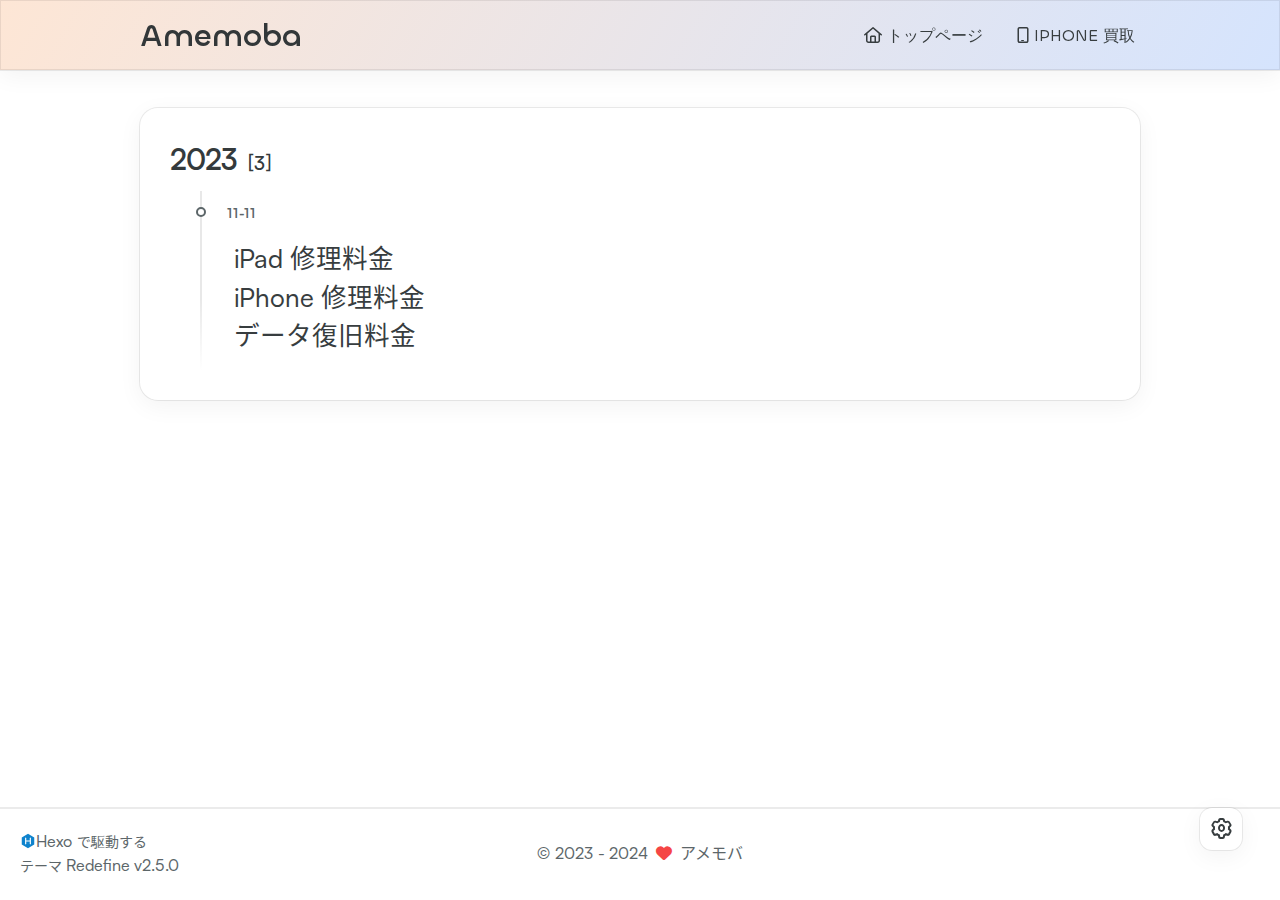
<file: archives/2023/11/index.html>
<!DOCTYPE html>
<html lang="ja">
<head>
    <meta charset="utf-8">
    <meta name="viewport" content="width=device-width, initial-scale=1">
    <meta name="keywords" content="iPhone,iPad,修理,アメモバ,神戸,東灘,摂津本山,岡本,芦屋">
    
    <meta name="author" content="アメモバ">
    <!-- preconnect -->
    <link rel="preconnect" href="https://fonts.googleapis.com">
    <link rel="preconnect" href="https://fonts.gstatic.com" crossorigin>

    
    <!--- Seo Part-->
    
    <link rel="canonical" href="https://amemoba.github.com/archives/2023/11/"/>
    <meta name="robots" content="index,follow">
    <meta name="googlebot" content="index,follow">
    <meta name="revisit-after" content="1 days">
    
        <meta name="description" content="アメモバ修理・摂津本山店のご案内ページです。修理に関するお問い合わせなどお気軽にお問い合わせください。">
<meta property="og:type" content="website">
<meta property="og:title" content="iPhone 修理のアメモバ摂津本山・岡本店">
<meta property="og:url" content="https://amemoba.github.com/archives/2023/11/index.html">
<meta property="og:site_name" content="iPhone 修理のアメモバ摂津本山・岡本店">
<meta property="og:description" content="アメモバ修理・摂津本山店のご案内ページです。修理に関するお問い合わせなどお気軽にお問い合わせください。">
<meta property="og:locale" content="ja_JP">
<meta property="article:author" content="エクレシア企画">
<meta property="article:tag" content="iPhone">
<meta property="article:tag" content="iPad">
<meta property="article:tag" content="修理">
<meta property="article:tag" content="アメモバ">
<meta property="article:tag" content="神戸">
<meta property="article:tag" content="東灘">
<meta property="article:tag" content="摂津本山">
<meta property="article:tag" content="岡本">
<meta property="article:tag" content="芦屋">
<meta name="twitter:card" content="summary">
    
    
    <!--- Icon Part-->
    <link rel="icon" type="image/png" href="/images/amemoba-favicon.ico" sizes="192x192">
    <link rel="apple-touch-icon" sizes="180x180" href="/images/amemoba-favicon.ico">
    <meta name="theme-color" content="#a31f34">
    <link rel="shortcut icon" href="/images/amemoba-favicon.ico">
    <!--- Page Info-->
    
    <title>
        
            ファイル: 2023/11 -
        
        iPhone 修理のアメモバ摂津本山・岡本店
    </title>
    
<link rel="stylesheet" href="/css/style.css">


    
        
<link rel="stylesheet" href="/assets/build/styles.css">

    

    
<link rel="stylesheet" href="/fonts/fonts.css">

    
<link rel="stylesheet" href="/fonts/Satoshi/satoshi.css">

    
<link rel="stylesheet" href="/fonts/Chillax/chillax.css">

    <!--- Font Part-->
    
    
    
    

    <!--- Inject Part-->
    
    <script id="hexo-configurations">
    window.config = {"hostname":"amemoba.github.com","root":"/","language":"ja"};
    window.theme = {"articles":{"style":{"font_size":"16px","line_height":1.5,"image_border_radius":"14px","image_alignment":"center","image_caption":false,"link_icon":true},"word_count":{"enable":true,"count":true,"min2read":true},"author_label":{"enable":false,"auto":false,"list":[]},"code_block":{"copy":true,"style":"mac","font":{"enable":false,"family":null,"url":null}},"toc":{"enable":false,"max_depth":3,"number":false,"expand":true,"init_open":true},"copyright":false,"lazyload":true,"recommendation":{"enable":false,"title":"推荐阅读","limit":3,"mobile_limit":2,"placeholder":"/images/wallhaven-wqery6-light.webp","skip_dirs":[]}},"colors":{"primary":"#a31f34","secondary":null},"global":{"fonts":{"chinese":{"enable":false,"family":null,"url":null},"english":{"enable":false,"family":null,"url":null}},"content_max_width":"1000px","sidebar_width":"210px","hover":{"shadow":true,"scale":false},"scroll_progress":{"bar":false,"percentage":false},"website_counter":{"url":"https://busuanzi.ibruce.info/busuanzi/2.3/busuanzi.pure.mini.js","enable":false,"site_pv":true,"site_uv":true,"post_pv":true},"single_page":true,"open_graph":true,"google_analytics":{"enable":false,"id":null}},"home_banner":{"enable":true,"style":"fixed","image":{"light":"/images/background-light.webp","dark":"/images/background-dark.webp"},"title":"Amemoba 神戸岡本・摂津本山店","subtitle":{"text":["iPhone 修理専門店です。","急に画面が動かなくなる、","カメラが使えない、","充電ができない、","データ復旧、データ移行、基盤修理など。","iPhone の困ったをお助けします。","遠慮なくご相談ください。"],"hitokoto":{"enable":false,"api":"https://v1.hitokoto.cn"},"typing_speed":100,"backing_speed":80,"starting_delay":500,"backing_delay":1500,"loop":true,"smart_backspace":true},"text_color":{"light":"#ffffff","dark":"#d1d1b6"},"text_style":{"title_size":"2.8rem","subtitle_size":"1.5rem","line_height":1.2},"custom_font":{"enable":false,"family":null,"url":null},"social_links":{"enable":false,"links":{"github":null,"instagram":null,"zhihu":null,"twitter":null,"email":null},"qrs":{"weixin":null}}},"plugins":{"feed":{"enable":false},"aplayer":{"enable":false,"type":"fixed","audios":[{"name":null,"artist":null,"url":null,"cover":null}]},"mermaid":{"enable":false,"version":"9.3.0"}},"version":"2.5.0","navbar":{"auto_hide":false,"color":{"left":"#f78736","right":"#367df7","transparency":35},"links":{"Home":{"path":"/","icon":"fa-regular fa-house"},"iPhone_Purchase":{"path":"https://amemoba.com/smartphone/iphone/","icon":"fa-light fa-mobile"}},"search":{"enable":false,"preload":true}},"page_templates":{"friends_column":2,"tags_style":"blur"},"home":{"sidebar":{"enable":false,"position":"left","first_item":"menu","announcement":null,"links":null},"article_date_format":"auto","categories":{"enable":true,"limit":3},"tags":{"enable":true,"limit":3}},"footerStart":"2023/10/22 14:00:00"};
    window.lang_ago = {"second":"%s 秒前","minute":"%s 分前","hour":"%s 時間前","day":"%s 日前","week":"%s 週間前","month":"%s 月前","year":"%s 年前"};
    window.data = {"masonry":false};
  </script>
    
    <!--- Fontawesome Part-->
    
<link rel="stylesheet" href="/fontawesome/fontawesome.min.css">

    
<link rel="stylesheet" href="/fontawesome/brands.min.css">

    
<link rel="stylesheet" href="/fontawesome/solid.min.css">

    
<link rel="stylesheet" href="/fontawesome/regular.min.css">

    
    
    
    
<meta name="generator" content="Hexo 7.0.0"></head>


<body>
<div class="progress-bar-container">
    

    
        <span class="pjax-progress-bar"></span>
        <span class="swup-progress-icon">
            <i class="fa-solid fa-circle-notch fa-spin"></i>
        </span>
    
</div>


<main class="page-container" id="swup">

    

    <div class="main-content-container">


        <div class="main-content-header">
            <header class="navbar-container">
    
    <div class="navbar-content">
        <div class="left">
            
            <a class="logo-title" href="/">
                
                Amemoba
                
            </a>
        </div>

        <div class="right">
            <!-- PC -->
            <div class="desktop">
                <ul class="navbar-list">
                    
                        
                            <li class="navbar-item">
                                <!-- Menu -->
                                <a class="" 
                                    href="/"  >
                                    
                                        
                                            <i class="fa-regular fa-house"></i>
                                        
                                        トップページ
                                    
                                </a>
                                <!-- Submenu -->
                                
                            </li>
                    
                        
                            <li class="navbar-item">
                                <!-- Menu -->
                                <a class="" 
                                    target="_blank" rel="noopener" href="https://amemoba.com/smartphone/iphone/"  >
                                    
                                        
                                            <i class="fa-light fa-mobile"></i>
                                        
                                        IPHONE 買取
                                    
                                </a>
                                <!-- Submenu -->
                                
                            </li>
                    
                    
                </ul>
            </div>
            <!-- Mobile -->
            <div class="mobile">
                
                <div class="icon-item navbar-bar">
                    <div class="navbar-bar-middle"></div>
                </div>
            </div>
        </div>
    </div>

    <!-- Mobile drawer -->
    <div class="navbar-drawer w-full absolute top-0 left-0 bg-background-color">
        <ul class="drawer-navbar-list flex flex-col justify-start items-center">
            
                
                    <li class="drawer-navbar-item text-base my-1.5 flex justify-center items-center">
                        <a class="rounded-3xl py-1.5 px-5 hover:border hover:!text-primary active:!text-primary group " 
                        href="/"  >
                             
                                
                                    <i class="fa-regular fa-house"></i>
                                
                                トップページ
                            
                        </a>
                    </li>
                    <!-- Submenu -->
                    
            
                
                    <li class="drawer-navbar-item text-base my-1.5 flex justify-center items-center">
                        <a class="rounded-3xl py-1.5 px-5 hover:border hover:!text-primary active:!text-primary group " 
                        target="_blank" rel="noopener" href="https://amemoba.com/smartphone/iphone/"  >
                             
                                
                                    <i class="fa-light fa-mobile"></i>
                                
                                IPHONE 買取
                            
                        </a>
                    </li>
                    <!-- Submenu -->
                    
            

        </ul>
    </div>

    <div class="window-mask"></div>

</header>


        </div>

        <div class="main-content-body">

            

            <div class="main-content">

                
                    <div class="archive-container ">
    

<div class="archive-list-container">
    
        <section class="archive-item">
            <div class="archive-item-header">
                <span class="archive-year">2023</span>
                <span class="archive-year-post-count">[3]</span>
            </div>
            <ul class="article-list">
              
                
                    
                    <li class="article-item" date-is='11-11'>
                
                
                    <a href="/ipad-list/">
                        <span class="article-title">iPad 修理料金</span>
                    </a>
                
              
                
                
                    <a href="/iphone-list/">
                        <span class="article-title">iPhone 修理料金</span>
                    </a>
                
              
                
                
                    <a href="/repair-fee/">
                        <span class="article-title">データ復旧料金</span>
                    </a>
                
              
            </ul>
        </section>
    
</div>

</div>

                

            </div>

            

        </div>

        <div class="main-content-footer">
            <footer class="footer mt-5 py-5 h-auto text-base text-third-text-color relative border-t-2 border-t-border-color">
    <div class="info-container py-3 text-center">
        
        <div class="text-center">
            &copy;
            
              <span>2023</span>
              -
            
            2024&nbsp;&nbsp;<i class="fa-solid fa-heart fa-beat" style="--fa-animation-duration: 0.5s; color: #f54545"></i>&nbsp;&nbsp;<a href="/">アメモバ</a>
        </div>
        
        <div class="relative text-center lg:absolute lg:left-[20px] lg:top-1/2 lg:-translate-y-1/2 lg:text-left">
            <span class="lg:block text-sm"><?xml version="1.0" encoding="utf-8"?><!DOCTYPE svg PUBLIC "-//W3C//DTD SVG 1.1//EN" "http://www.w3.org/Graphics/SVG/1.1/DTD/svg11.dtd"><svg class="relative top-[2px] inline-block align-baseline" version="1.1" id="圖層_1" xmlns="http://www.w3.org/2000/svg" xmlns:xlink="http://www.w3.org/1999/xlink" x="0px" y="0px" width="1rem" height="1rem" viewBox="0 0 512 512" enable-background="new 0 0 512 512" xml:space="preserve"><path fill="#0E83CD" d="M256.4,25.8l-200,115.5L56,371.5l199.6,114.7l200-115.5l0.4-230.2L256.4,25.8z M349,354.6l-18.4,10.7l-18.6-11V275H200v79.6l-18.4,10.7l-18.6-11v-197l18.5-10.6l18.5,10.8V237h112v-79.6l18.5-10.6l18.5,10.8V354.6z"/></svg><a target="_blank" class="text-base" href="https://hexo.io">Hexo</a> で駆動する</span>
            <span class="text-sm lg:block">テーマ&nbsp;<a class="text-base" target="_blank" href="https://github.com/EvanNotFound/hexo-theme-redefine">Redefine v2.5.0</a></span>
        </div>
        
        
        
        
        
    </div>  
</footer>
        </div>
    </div>

    

    <div class="right-side-tools-container">
        <div class="side-tools-container">
    <ul class="hidden-tools-list">
        <li class="right-bottom-tools tool-font-adjust-plus flex justify-center items-center">
            <i class="fa-regular fa-magnifying-glass-plus"></i>
        </li>

        <li class="right-bottom-tools tool-font-adjust-minus flex justify-center items-center">
            <i class="fa-regular fa-magnifying-glass-minus"></i>
        </li>

        <li class="right-bottom-tools tool-dark-light-toggle flex justify-center items-center">
            <i class="fa-regular fa-moon"></i>
        </li>

        <!-- rss -->
        

        
            <li class="right-bottom-tools tool-scroll-to-top flex justify-center items-center">
                <i class="fa-regular fa-arrow-up"></i>
            </li>
        

        <li class="right-bottom-tools tool-scroll-to-bottom flex justify-center items-center">
            <i class="fa-regular fa-arrow-down"></i>
        </li>
    </ul>

    <ul class="visible-tools-list">
        <li class="right-bottom-tools toggle-tools-list flex justify-center items-center">
            <i class="fa-regular fa-cog fa-spin"></i>
        </li>
        
        
    </ul>
</div>

    </div>

    <div class="image-viewer-container">
    <img src="">
</div>


    

</main>


    
<script src="/js/libs/Swup.min.js"></script>

<script src="/js/libs/SwupSlideTheme.min.js"></script>

<script src="/js/libs/SwupScriptsPlugin.min.js"></script>

<script src="/js/libs/SwupProgressPlugin.min.js"></script>

<script src="/js/libs/SwupScrollPlugin.min.js"></script>

<script src="/js/libs/SwupPreloadPlugin.min.js"></script>

<script>
    const swup = new Swup({
        plugins: [
            new SwupScriptsPlugin({
                optin: true,
            }),
            new SwupProgressPlugin(),
            new SwupScrollPlugin({
                offset: 80,
            }),
            new SwupSlideTheme({
                mainElement: ".main-content-body",
            }),
            new SwupPreloadPlugin(),
        ],
        containers: ["#swup"],
    });
</script>







<script src="/js/tools/imageViewer.js" type="module"></script>

<script src="/js/utils.js" type="module"></script>

<script src="/js/main.js" type="module"></script>

<script src="/js/layouts/navbarShrink.js" type="module"></script>

<script src="/js/tools/scrollTopBottom.js" type="module"></script>

<script src="/js/tools/lightDarkSwitch.js" type="module"></script>

<script src="/js/layouts/categoryList.js" type="module"></script>





    
<script src="/js/tools/codeBlock.js" type="module"></script>




    
<script src="/js/layouts/lazyload.js" type="module"></script>






  
<script src="/js/libs/Typed.min.js"></script>

  
<script src="/js/plugins/typed.js" type="module"></script>







<div class="post-scripts" data-swup-reload-script>
    
        
<script src="/js/libs/anime.min.js"></script>

        
<script src="/js/plugins/tabs.js"></script>

    
    
</div>


</body>
</html>
</file>
<file: fonts/fonts.css>
/* noto-sans-sc-regular - chinese-simplified */
@font-face {
  font-family: "Noto Sans SC";
  font-style: normal;
  font-weight: 400;
  font-display: swap;
  src: local("Noto Sans SC"),
    url("./noto-sans-sc-v26-chinese-simplified-regular.woff2")
      format("woff2"),
    /* Chrome 26+, Opera 23+, Firefox 39+ */
      url("./noto-sans-sc-v26-chinese-simplified-regular.woff")
      format("woff"); /* Chrome 6+, Firefox 3.6+, IE 9+, Safari 5.1+ */
}
/* noto-sans-sc-700 - chinese-simplified */
@font-face {
  font-family: "Noto Sans SC";
  font-style: normal;
  font-weight: 700;
  font-display: swap;
  src: local("Noto Sans SC"),
    url("./noto-sans-sc-v26-chinese-simplified-700.woff2") format("woff2"),
    /* Chrome 26+, Opera 23+, Firefox 39+ */
      url("./noto-sans-sc-v26-chinese-simplified-700.woff") format("woff"); /* Chrome 6+, Firefox 3.6+, IE 9+, Safari 5.1+ */
}

/* ubuntu-mono-regular - latin */
@font-face {
  font-display: swap; /* Check https://developer.mozilla.org/en-US/docs/Web/CSS/@font-face/font-display for other options. */
  font-family: "Ubuntu Mono";
  font-style: normal;
  font-weight: 400;
  src: url("./ubuntu-mono-v15-latin-regular.woff2") format("woff2"),
    /* Chrome 36+, Opera 23+, Firefox 39+ */
      url("./ubuntu-mono-v15-latin-regular.woff") format("woff"); /* Chrome 5+, Firefox 3.6+, IE 9+, Safari 5.1+ */
}
</file>
<file: fonts/Satoshi/satoshi.css>
/**
 * @license
 *
 * Font Family: Satoshi
 * Designed by: Deni Anggara
 * URL: https://www.fontshare.comsatoshi
 * © 2023 Indian Type Foundry
 *
 * Font Styles:
 * Satoshi Variable(Variable font)
 * Satoshi Variable Italic(Variable font)
 *
*/


/**
* This is a variable font
* You can controll variable axes as shown below:
* font-variation-settings: 'wght' 900.0;
*
* available axes:

* 'wght' (range from 300.0 to 900.0)

*/

@font-face {
  font-family: 'Satoshi-Variable';
  src: url('Satoshi-Variable.woff2') format('woff2'),
       url('Satoshi-Variable.woff') format('woff'),
       url('Satoshi-Variable.ttf') format('truetype');
       font-weight: 300 900;
       font-display: swap;
       font-style: normal;
}


/**
* This is a variable font
* You can controll variable axes as shown below:
* font-variation-settings: 'wght' 900.0;
*
* available axes:

* 'wght' (range from 300.0 to 900.0)

*/

@font-face {
  font-family: 'Satoshi-VariableItalic';
  src: url('Satoshi-VariableItalic.woff2') format('woff2'),
       url('Satoshi-VariableItalic.woff') format('woff'),
       url('Satoshi-VariableItalic.ttf') format('truetype');
       font-weight: 300 900;
       font-display: swap;
       font-style: italic;
}
</file>
<file: fonts/Chillax/chillax.css>
/**
 * @license
 *
 * Font Family: Chillax
 * Designed by: Manushi Parikh
 * URL: https://www.fontshare.com/fonts/chillax
 * © 2023 Indian Type Foundry
 *
 * Font Style:
 * Chillax Variable(Variable font)
 *
*/


/**
* This is a variable font
* You can controll variable axes as shown below:
* font-variation-settings: 'wght' 700.0;
*
* available axes:

* 'wght' (range from 200.0 to 700.0)

*/

@font-face {
  font-family: 'Chillax-Variable';
  src: url('Chillax-Variable.woff2') format('woff2'),
       url('Chillax-Variable.woff') format('woff'),
       url('Chillax-Variable.ttf') format('truetype');
       font-weight: 200 700;
       font-display: swap;
       font-style: normal;
}
</file>
<file: css/style.css>
@tailwind base;
@tailwind components;
@tailwind utilities;
.fade-in-down-animation {
  animation-fill-mode: both;
  animation-duration: 1s;
  animation-name: fade-in-down;
  will-change: transform;
}
.title-hover-animation {
  display: inline-block;
  position: relative;
  border-bottom: none;
  line-height: 1.3;
  vertical-align: top;
  color: var(--second-text-color);
}
.title-hover-animation::before {
  content: '';
  position: absolute;
  width: 100%;
  height: 2px;
  bottom: -4px;
  left: 0;
  background-color: var(--second-text-color);
  visibility: hidden;
  transform: scaleX(0);
  transition-property: color, background, box-shadow, border-color, visibility, transform;
  transition-delay: 0s, 0s, 0s, 0s, 0s, 0s;
  transition-duration: 0.2s, 0.2s, 0.2s, 0.2s, 0.2s, 0.2s;
  transition-timing-function: ease, ease, ease, ease, ease-in-out, ease-in-out;
}
@-moz-keyframes fade-in-down {
  0% {
    opacity: 0;
    transform: translateY(-50px);
  }
  100% {
    opacity: 1;
    transform: translateY(0);
  }
}
@-webkit-keyframes fade-in-down {
  0% {
    opacity: 0;
    transform: translateY(-50px);
  }
  100% {
    opacity: 1;
    transform: translateY(0);
  }
}
@-o-keyframes fade-in-down {
  0% {
    opacity: 0;
    transform: translateY(-50px);
  }
  100% {
    opacity: 1;
    transform: translateY(0);
  }
}
@keyframes fade-in-down {
  0% {
    opacity: 0;
    transform: translateY(-50px);
  }
  100% {
    opacity: 1;
    transform: translateY(0);
  }
}
@-moz-keyframes icon-animate {
  0%, 100% {
    transform: scale(1);
  }
  10%, 30% {
    transform: scale(0.88);
  }
  20%, 40%, 60%, 80% {
    transform: scale(1.08);
  }
  50%, 70% {
    transform: scale(1.08);
  }
}
@-webkit-keyframes icon-animate {
  0%, 100% {
    transform: scale(1);
  }
  10%, 30% {
    transform: scale(0.88);
  }
  20%, 40%, 60%, 80% {
    transform: scale(1.08);
  }
  50%, 70% {
    transform: scale(1.08);
  }
}
@-o-keyframes icon-animate {
  0%, 100% {
    transform: scale(1);
  }
  10%, 30% {
    transform: scale(0.88);
  }
  20%, 40%, 60%, 80% {
    transform: scale(1.08);
  }
  50%, 70% {
    transform: scale(1.08);
  }
}
@keyframes icon-animate {
  0%, 100% {
    transform: scale(1);
  }
  10%, 30% {
    transform: scale(0.88);
  }
  20%, 40%, 60%, 80% {
    transform: scale(1.08);
  }
  50%, 70% {
    transform: scale(1.08);
  }
}
:root {
  --background-color: #fff;
  --background-color-transparent: rgba(255,255,255,0.6);
  --background-color-transparent-15: rgba(255,255,255,0.15);
  --background-color-transparent-40: rgba(255,255,255,0.4);
  --background-color-transparent-80: rgba(255,255,255,0.8);
  --second-background-color: #fafafa;
  --third-background-color: #f7f7f7;
  --third-background-color-transparent: rgba(241,241,241,0.6);
  --primary-color: #a31f34;
  --first-text-color: #323739;
  --second-text-color: #343a3c;
  --third-text-color: #5c6669;
  --fourth-text-color: #eaeced;
  --default-text-color: #373d3f;
  --invert-text-color: #bebec6;
  --border-color: rgba(0,0,0,0.08);
  --selection-color: #be243c;
  --shadow-color-1: rgba(0,0,0,0.08);
  --shadow-color-2: rgba(0,0,0,0.05);
  --shadow-hover-color: rgba(0,0,0,0.28);
  --scrollbar-color: #c1c1c1;
  --scrollbar-color-hover: #a1a1a1;
  --scroll-bar-bg-color: #fafafa;
  --link-color: #323739;
  --copyright-info-color: #c03;
  --avatar-background-color: #06c;
  --pjax-progress-bar-color: linear-gradient(45deg, #f10006, #ef5b00, #e59c01, #19ca05, #00cab5, #0264c8, #c303c3);
  --archive-timeline-last-child-color: linear-gradient(to bottom, #e8e8e8 60%, rgba(0,0,0,0) 100%) 1 100%;
  --note-blue-title-bg: #d6f7fb;
  --note-red-title-bg: #fde9e9;
  --note-cyan-title-bg: #e9fdf9;
  --note-green-title-bg: #e9fde9;
  --note-yellow-title-bg: #fdf9e9;
  --note-gray-title-bg: #f9f9f9;
  --note-type-title-bg: #fdf3e9;
  --note-black-title-bg: #e9e9e9;
  --note-purple-title-bg: #f9e9fd;
  --home-banner-img: url("/images/background-light.webp");
  --home-banner-text-color: #fff;
  --home-banner-icons-container-border-color: rgba(255,255,255,0.35);
  --home-banner-icons-container-background-color: rgba(255,255,255,0.3);
  --redefine-box-shadow: var(--shadow-color-2) 0px 6px 24px 0px, var(--shadow-color-1) 0px 0px 0px 1px;
  --redefine-box-shadow-hover: var(--shadow-color-2) 0px 6px 24px 0px, var(--shadow-color-1) 0px 0px 0px 1px, var(--shadow-color-1) 0px 0px 0px 1px inset;
  --redefine-box-shadow-flat: var(--shadow-color-2) 0px 1px 4px 0px, var(--shadow-color-1) 0px 0px 0px 1px;
  --redefine-box-shadow-flat-hover: var(--shadow-color-2) 0px 1px 4px 0px, var(--shadow-color-1) 0px 0px 0px 1px, var(--shadow-color-1) 0px 0px 0px 1px inset;
  --mermaid-theme: '';
}
@media (prefers-color-scheme: light) {
  :root {
    --background-color: #fff;
    --background-color-transparent: rgba(255,255,255,0.6);
    --background-color-transparent-15: rgba(255,255,255,0.15);
    --background-color-transparent-40: rgba(255,255,255,0.4);
    --background-color-transparent-80: rgba(255,255,255,0.8);
    --second-background-color: #fafafa;
    --third-background-color: #f7f7f7;
    --third-background-color-transparent: rgba(241,241,241,0.6);
    --primary-color: #a31f34;
    --first-text-color: #323739;
    --second-text-color: #343a3c;
    --third-text-color: #5c6669;
    --fourth-text-color: #eaeced;
    --default-text-color: #373d3f;
    --invert-text-color: #bebec6;
    --border-color: rgba(0,0,0,0.08);
    --selection-color: #be243c;
    --shadow-color-1: rgba(0,0,0,0.08);
    --shadow-color-2: rgba(0,0,0,0.05);
    --shadow-hover-color: rgba(0,0,0,0.28);
    --scrollbar-color: #c1c1c1;
    --scrollbar-color-hover: #a1a1a1;
    --scroll-bar-bg-color: #fafafa;
    --link-color: #323739;
    --copyright-info-color: #c03;
    --avatar-background-color: #06c;
    --pjax-progress-bar-color: linear-gradient(45deg, #f10006, #ef5b00, #e59c01, #19ca05, #00cab5, #0264c8, #c303c3);
    --archive-timeline-last-child-color: linear-gradient(to bottom, #e8e8e8 60%, rgba(0,0,0,0) 100%) 1 100%;
    --note-blue-title-bg: #d6f7fb;
    --note-red-title-bg: #fde9e9;
    --note-cyan-title-bg: #e9fdf9;
    --note-green-title-bg: #e9fde9;
    --note-yellow-title-bg: #fdf9e9;
    --note-gray-title-bg: #f9f9f9;
    --note-type-title-bg: #fdf3e9;
    --note-black-title-bg: #e9e9e9;
    --note-purple-title-bg: #f9e9fd;
    --home-banner-img: url("/images/background-light.webp");
    --home-banner-text-color: #fff;
    --home-banner-icons-container-border-color: rgba(255,255,255,0.35);
    --home-banner-icons-container-background-color: rgba(255,255,255,0.3);
    --redefine-box-shadow: var(--shadow-color-2) 0px 6px 24px 0px, var(--shadow-color-1) 0px 0px 0px 1px;
    --redefine-box-shadow-hover: var(--shadow-color-2) 0px 6px 24px 0px, var(--shadow-color-1) 0px 0px 0px 1px, var(--shadow-color-1) 0px 0px 0px 1px inset;
    --redefine-box-shadow-flat: var(--shadow-color-2) 0px 1px 4px 0px, var(--shadow-color-1) 0px 0px 0px 1px;
    --redefine-box-shadow-flat-hover: var(--shadow-color-2) 0px 1px 4px 0px, var(--shadow-color-1) 0px 0px 0px 1px, var(--shadow-color-1) 0px 0px 0px 1px inset;
    --mermaid-theme: '';
  }
}
@media (prefers-color-scheme: dark) {
  :root {
    --background-color: #202124;
    --background-color-transparent: rgba(32,33,36,0.4);
    --background-color-transparent-15: rgba(32,33,36,0.15);
    --background-color-transparent-40: rgba(32,33,36,0.4);
    --background-color-transparent-80: rgba(32,33,36,0.8);
    --second-background-color: #242529;
    --third-background-color: #292b2f;
    --third-background-color-transparent: rgba(32,33,36,0.6);
    --primary-color: #a31f34;
    --first-text-color: #d2d2d7;
    --second-text-color: #cbcbd1;
    --third-text-color: #9595a2;
    --fourth-text-color: #242429;
    --default-text-color: #bebec6;
    --invert-text-color: #373d3f;
    --border-color: rgba(255,255,255,0.08);
    --selection-color: #be243c;
    --shadow-color-1: rgba(255,255,255,0.08);
    --shadow-color-2: rgba(255,255,255,0.05);
    --shadow-hover-color: rgba(69,69,69,0.28);
    --scrollbar-color: #898989;
    --scrollbar-color-hover: #a1a1a1;
    --scroll-bar-bg-color: #2a2c30;
    --link-color: #c5c5cc;
    --copyright-info-color: #a30029;
    --avatar-background-color: #005cb8;
    --pjax-progress-bar-color: linear-gradient(45deg, #ea404a, #ea722f, #e9a71f, #67e559, #18ecec, #1b85f1, #ee1dee);
    --archive-timeline-last-child-color: linear-gradient(to bottom, #323232 60%, rgba(255,255,255,0) 100%) 1 100%;
    --note-blue-title-bg: #1e3e46;
    --note-red-title-bg: #4e1e1e;
    --note-cyan-title-bg: #1e4e4e;
    --note-green-title-bg: #1e4e1e;
    --note-yellow-title-bg: #4e4e1e;
    --note-gray-title-bg: #4e4e4e;
    --note-type-title-bg: #4e3a1e;
    --note-black-title-bg: #1e1e1e;
    --note-purple-title-bg: #4e1e4e;
    --home-banner-img: url("/images/background-dark.webp");
    --home-banner-text-color: #d1d1b6;
    --home-banner-icons-container-border-color: rgba(197,197,197,0.35);
    --home-banner-icons-container-background-color: rgba(197,197,197,0.3);
    --redefine-box-shadow: var(--shadow-color-2) 0px 6px 24px 0px, var(--shadow-color-1) 0px 0px 0px 1px;
    --redefine-box-shadow-hover: var(--shadow-color-2) 0px 6px 24px 0px, var(--shadow-color-1) 0px 0px 0px 1px, var(--shadow-color-1) 0px 0px 0px 1px inset;
    --redefine-box-shadow-flat: var(--shadow-color-2) 0px 1px 4px 0px, var(--shadow-color-1) 0px 0px 0px 1px;
    --redefine-box-shadow-flat-hover: var(--shadow-color-2) 0px 1px 4px 0px, var(--shadow-color-1) 0px 0px 0px 1px, var(--shadow-color-1) 0px 0px 0px 1px inset;
    --mermaid-theme: '';
  }
}
.light-mode {
  --background-color: #fff;
  --background-color-transparent: rgba(255,255,255,0.6);
  --background-color-transparent-15: rgba(255,255,255,0.15);
  --background-color-transparent-40: rgba(255,255,255,0.4);
  --background-color-transparent-80: rgba(255,255,255,0.8);
  --second-background-color: #fafafa;
  --third-background-color: #f7f7f7;
  --third-background-color-transparent: rgba(241,241,241,0.6);
  --primary-color: #a31f34;
  --first-text-color: #323739;
  --second-text-color: #343a3c;
  --third-text-color: #5c6669;
  --fourth-text-color: #eaeced;
  --default-text-color: #373d3f;
  --invert-text-color: #bebec6;
  --border-color: rgba(0,0,0,0.08);
  --selection-color: #be243c;
  --shadow-color-1: rgba(0,0,0,0.08);
  --shadow-color-2: rgba(0,0,0,0.05);
  --shadow-hover-color: rgba(0,0,0,0.28);
  --scrollbar-color: #c1c1c1;
  --scrollbar-color-hover: #a1a1a1;
  --scroll-bar-bg-color: #fafafa;
  --link-color: #323739;
  --copyright-info-color: #c03;
  --avatar-background-color: #06c;
  --pjax-progress-bar-color: linear-gradient(45deg, #f10006, #ef5b00, #e59c01, #19ca05, #00cab5, #0264c8, #c303c3);
  --archive-timeline-last-child-color: linear-gradient(to bottom, #e8e8e8 60%, rgba(0,0,0,0) 100%) 1 100%;
  --note-blue-title-bg: #d6f7fb;
  --note-red-title-bg: #fde9e9;
  --note-cyan-title-bg: #e9fdf9;
  --note-green-title-bg: #e9fde9;
  --note-yellow-title-bg: #fdf9e9;
  --note-gray-title-bg: #f9f9f9;
  --note-type-title-bg: #fdf3e9;
  --note-black-title-bg: #e9e9e9;
  --note-purple-title-bg: #f9e9fd;
  --home-banner-img: url("/images/background-light.webp");
  --home-banner-text-color: #fff;
  --home-banner-icons-container-border-color: rgba(255,255,255,0.35);
  --home-banner-icons-container-background-color: rgba(255,255,255,0.3);
  --redefine-box-shadow: var(--shadow-color-2) 0px 6px 24px 0px, var(--shadow-color-1) 0px 0px 0px 1px;
  --redefine-box-shadow-hover: var(--shadow-color-2) 0px 6px 24px 0px, var(--shadow-color-1) 0px 0px 0px 1px, var(--shadow-color-1) 0px 0px 0px 1px inset;
  --redefine-box-shadow-flat: var(--shadow-color-2) 0px 1px 4px 0px, var(--shadow-color-1) 0px 0px 0px 1px;
  --redefine-box-shadow-flat-hover: var(--shadow-color-2) 0px 1px 4px 0px, var(--shadow-color-1) 0px 0px 0px 1px, var(--shadow-color-1) 0px 0px 0px 1px inset;
  --mermaid-theme: '';
}
.dark-mode {
  --background-color: #202124;
  --background-color-transparent: rgba(32,33,36,0.4);
  --background-color-transparent-15: rgba(32,33,36,0.15);
  --background-color-transparent-40: rgba(32,33,36,0.4);
  --background-color-transparent-80: rgba(32,33,36,0.8);
  --second-background-color: #242529;
  --third-background-color: #292b2f;
  --third-background-color-transparent: rgba(32,33,36,0.6);
  --primary-color: #a31f34;
  --first-text-color: #d2d2d7;
  --second-text-color: #cbcbd1;
  --third-text-color: #9595a2;
  --fourth-text-color: #242429;
  --default-text-color: #bebec6;
  --invert-text-color: #373d3f;
  --border-color: rgba(255,255,255,0.08);
  --selection-color: #be243c;
  --shadow-color-1: rgba(255,255,255,0.08);
  --shadow-color-2: rgba(255,255,255,0.05);
  --shadow-hover-color: rgba(69,69,69,0.28);
  --scrollbar-color: #898989;
  --scrollbar-color-hover: #a1a1a1;
  --scroll-bar-bg-color: #2a2c30;
  --link-color: #c5c5cc;
  --copyright-info-color: #a30029;
  --avatar-background-color: #005cb8;
  --pjax-progress-bar-color: linear-gradient(45deg, #ea404a, #ea722f, #e9a71f, #67e559, #18ecec, #1b85f1, #ee1dee);
  --archive-timeline-last-child-color: linear-gradient(to bottom, #323232 60%, rgba(255,255,255,0) 100%) 1 100%;
  --note-blue-title-bg: #1e3e46;
  --note-red-title-bg: #4e1e1e;
  --note-cyan-title-bg: #1e4e4e;
  --note-green-title-bg: #1e4e1e;
  --note-yellow-title-bg: #4e4e1e;
  --note-gray-title-bg: #4e4e4e;
  --note-type-title-bg: #4e3a1e;
  --note-black-title-bg: #1e1e1e;
  --note-purple-title-bg: #4e1e4e;
  --home-banner-img: url("/images/background-dark.webp");
  --home-banner-text-color: #d1d1b6;
  --home-banner-icons-container-border-color: rgba(197,197,197,0.35);
  --home-banner-icons-container-background-color: rgba(197,197,197,0.3);
  --redefine-box-shadow: var(--shadow-color-2) 0px 6px 24px 0px, var(--shadow-color-1) 0px 0px 0px 1px;
  --redefine-box-shadow-hover: var(--shadow-color-2) 0px 6px 24px 0px, var(--shadow-color-1) 0px 0px 0px 1px, var(--shadow-color-1) 0px 0px 0px 1px inset;
  --redefine-box-shadow-flat: var(--shadow-color-2) 0px 1px 4px 0px, var(--shadow-color-1) 0px 0px 0px 1px;
  --redefine-box-shadow-flat-hover: var(--shadow-color-2) 0px 1px 4px 0px, var(--shadow-color-1) 0px 0px 0px 1px, var(--shadow-color-1) 0px 0px 0px 1px inset;
  --mermaid-theme: '';
}
:root {
  --background-color: #fff;
  --background-color-transparent: rgba(255,255,255,0.6);
  --background-color-transparent-15: rgba(255,255,255,0.15);
  --background-color-transparent-40: rgba(255,255,255,0.4);
  --background-color-transparent-80: rgba(255,255,255,0.8);
  --second-background-color: #fafafa;
  --third-background-color: #f7f7f7;
  --third-background-color-transparent: rgba(241,241,241,0.6);
  --primary-color: #a31f34;
  --first-text-color: #323739;
  --second-text-color: #343a3c;
  --third-text-color: #5c6669;
  --fourth-text-color: #eaeced;
  --default-text-color: #373d3f;
  --invert-text-color: #bebec6;
  --border-color: rgba(0,0,0,0.08);
  --selection-color: #be243c;
  --shadow-color-1: rgba(0,0,0,0.08);
  --shadow-color-2: rgba(0,0,0,0.05);
  --shadow-hover-color: rgba(0,0,0,0.28);
  --scrollbar-color: #c1c1c1;
  --scrollbar-color-hover: #a1a1a1;
  --scroll-bar-bg-color: #fafafa;
  --link-color: #323739;
  --copyright-info-color: #c03;
  --avatar-background-color: #06c;
  --pjax-progress-bar-color: linear-gradient(45deg, #f10006, #ef5b00, #e59c01, #19ca05, #00cab5, #0264c8, #c303c3);
  --archive-timeline-last-child-color: linear-gradient(to bottom, #e8e8e8 60%, rgba(0,0,0,0) 100%) 1 100%;
  --note-blue-title-bg: #d6f7fb;
  --note-red-title-bg: #fde9e9;
  --note-cyan-title-bg: #e9fdf9;
  --note-green-title-bg: #e9fde9;
  --note-yellow-title-bg: #fdf9e9;
  --note-gray-title-bg: #f9f9f9;
  --note-type-title-bg: #fdf3e9;
  --note-black-title-bg: #e9e9e9;
  --note-purple-title-bg: #f9e9fd;
  --home-banner-img: url("/images/background-light.webp");
  --home-banner-text-color: #fff;
  --home-banner-icons-container-border-color: rgba(255,255,255,0.35);
  --home-banner-icons-container-background-color: rgba(255,255,255,0.3);
  --redefine-box-shadow: var(--shadow-color-2) 0px 6px 24px 0px, var(--shadow-color-1) 0px 0px 0px 1px;
  --redefine-box-shadow-hover: var(--shadow-color-2) 0px 6px 24px 0px, var(--shadow-color-1) 0px 0px 0px 1px, var(--shadow-color-1) 0px 0px 0px 1px inset;
  --redefine-box-shadow-flat: var(--shadow-color-2) 0px 1px 4px 0px, var(--shadow-color-1) 0px 0px 0px 1px;
  --redefine-box-shadow-flat-hover: var(--shadow-color-2) 0px 1px 4px 0px, var(--shadow-color-1) 0px 0px 0px 1px, var(--shadow-color-1) 0px 0px 0px 1px inset;
  --mermaid-theme: '';
}
@media (prefers-color-scheme: light) {
  :root {
    --background-color: #fff;
    --background-color-transparent: rgba(255,255,255,0.6);
    --background-color-transparent-15: rgba(255,255,255,0.15);
    --background-color-transparent-40: rgba(255,255,255,0.4);
    --background-color-transparent-80: rgba(255,255,255,0.8);
    --second-background-color: #fafafa;
    --third-background-color: #f7f7f7;
    --third-background-color-transparent: rgba(241,241,241,0.6);
    --primary-color: #a31f34;
    --first-text-color: #323739;
    --second-text-color: #343a3c;
    --third-text-color: #5c6669;
    --fourth-text-color: #eaeced;
    --default-text-color: #373d3f;
    --invert-text-color: #bebec6;
    --border-color: rgba(0,0,0,0.08);
    --selection-color: #be243c;
    --shadow-color-1: rgba(0,0,0,0.08);
    --shadow-color-2: rgba(0,0,0,0.05);
    --shadow-hover-color: rgba(0,0,0,0.28);
    --scrollbar-color: #c1c1c1;
    --scrollbar-color-hover: #a1a1a1;
    --scroll-bar-bg-color: #fafafa;
    --link-color: #323739;
    --copyright-info-color: #c03;
    --avatar-background-color: #06c;
    --pjax-progress-bar-color: linear-gradient(45deg, #f10006, #ef5b00, #e59c01, #19ca05, #00cab5, #0264c8, #c303c3);
    --archive-timeline-last-child-color: linear-gradient(to bottom, #e8e8e8 60%, rgba(0,0,0,0) 100%) 1 100%;
    --note-blue-title-bg: #d6f7fb;
    --note-red-title-bg: #fde9e9;
    --note-cyan-title-bg: #e9fdf9;
    --note-green-title-bg: #e9fde9;
    --note-yellow-title-bg: #fdf9e9;
    --note-gray-title-bg: #f9f9f9;
    --note-type-title-bg: #fdf3e9;
    --note-black-title-bg: #e9e9e9;
    --note-purple-title-bg: #f9e9fd;
    --home-banner-img: url("/images/background-light.webp");
    --home-banner-text-color: #fff;
    --home-banner-icons-container-border-color: rgba(255,255,255,0.35);
    --home-banner-icons-container-background-color: rgba(255,255,255,0.3);
    --redefine-box-shadow: var(--shadow-color-2) 0px 6px 24px 0px, var(--shadow-color-1) 0px 0px 0px 1px;
    --redefine-box-shadow-hover: var(--shadow-color-2) 0px 6px 24px 0px, var(--shadow-color-1) 0px 0px 0px 1px, var(--shadow-color-1) 0px 0px 0px 1px inset;
    --redefine-box-shadow-flat: var(--shadow-color-2) 0px 1px 4px 0px, var(--shadow-color-1) 0px 0px 0px 1px;
    --redefine-box-shadow-flat-hover: var(--shadow-color-2) 0px 1px 4px 0px, var(--shadow-color-1) 0px 0px 0px 1px, var(--shadow-color-1) 0px 0px 0px 1px inset;
    --mermaid-theme: '';
  }
}
@media (prefers-color-scheme: dark) {
  :root {
    --background-color: #202124;
    --background-color-transparent: rgba(32,33,36,0.4);
    --background-color-transparent-15: rgba(32,33,36,0.15);
    --background-color-transparent-40: rgba(32,33,36,0.4);
    --background-color-transparent-80: rgba(32,33,36,0.8);
    --second-background-color: #242529;
    --third-background-color: #292b2f;
    --third-background-color-transparent: rgba(32,33,36,0.6);
    --primary-color: #a31f34;
    --first-text-color: #d2d2d7;
    --second-text-color: #cbcbd1;
    --third-text-color: #9595a2;
    --fourth-text-color: #242429;
    --default-text-color: #bebec6;
    --invert-text-color: #373d3f;
    --border-color: rgba(255,255,255,0.08);
    --selection-color: #be243c;
    --shadow-color-1: rgba(255,255,255,0.08);
    --shadow-color-2: rgba(255,255,255,0.05);
    --shadow-hover-color: rgba(69,69,69,0.28);
    --scrollbar-color: #898989;
    --scrollbar-color-hover: #a1a1a1;
    --scroll-bar-bg-color: #2a2c30;
    --link-color: #c5c5cc;
    --copyright-info-color: #a30029;
    --avatar-background-color: #005cb8;
    --pjax-progress-bar-color: linear-gradient(45deg, #ea404a, #ea722f, #e9a71f, #67e559, #18ecec, #1b85f1, #ee1dee);
    --archive-timeline-last-child-color: linear-gradient(to bottom, #323232 60%, rgba(255,255,255,0) 100%) 1 100%;
    --note-blue-title-bg: #1e3e46;
    --note-red-title-bg: #4e1e1e;
    --note-cyan-title-bg: #1e4e4e;
    --note-green-title-bg: #1e4e1e;
    --note-yellow-title-bg: #4e4e1e;
    --note-gray-title-bg: #4e4e4e;
    --note-type-title-bg: #4e3a1e;
    --note-black-title-bg: #1e1e1e;
    --note-purple-title-bg: #4e1e4e;
    --home-banner-img: url("/images/background-dark.webp");
    --home-banner-text-color: #d1d1b6;
    --home-banner-icons-container-border-color: rgba(197,197,197,0.35);
    --home-banner-icons-container-background-color: rgba(197,197,197,0.3);
    --redefine-box-shadow: var(--shadow-color-2) 0px 6px 24px 0px, var(--shadow-color-1) 0px 0px 0px 1px;
    --redefine-box-shadow-hover: var(--shadow-color-2) 0px 6px 24px 0px, var(--shadow-color-1) 0px 0px 0px 1px, var(--shadow-color-1) 0px 0px 0px 1px inset;
    --redefine-box-shadow-flat: var(--shadow-color-2) 0px 1px 4px 0px, var(--shadow-color-1) 0px 0px 0px 1px;
    --redefine-box-shadow-flat-hover: var(--shadow-color-2) 0px 1px 4px 0px, var(--shadow-color-1) 0px 0px 0px 1px, var(--shadow-color-1) 0px 0px 0px 1px inset;
    --mermaid-theme: '';
  }
}
.light-mode {
  --background-color: #fff;
  --background-color-transparent: rgba(255,255,255,0.6);
  --background-color-transparent-15: rgba(255,255,255,0.15);
  --background-color-transparent-40: rgba(255,255,255,0.4);
  --background-color-transparent-80: rgba(255,255,255,0.8);
  --second-background-color: #fafafa;
  --third-background-color: #f7f7f7;
  --third-background-color-transparent: rgba(241,241,241,0.6);
  --primary-color: #a31f34;
  --first-text-color: #323739;
  --second-text-color: #343a3c;
  --third-text-color: #5c6669;
  --fourth-text-color: #eaeced;
  --default-text-color: #373d3f;
  --invert-text-color: #bebec6;
  --border-color: rgba(0,0,0,0.08);
  --selection-color: #be243c;
  --shadow-color-1: rgba(0,0,0,0.08);
  --shadow-color-2: rgba(0,0,0,0.05);
  --shadow-hover-color: rgba(0,0,0,0.28);
  --scrollbar-color: #c1c1c1;
  --scrollbar-color-hover: #a1a1a1;
  --scroll-bar-bg-color: #fafafa;
  --link-color: #323739;
  --copyright-info-color: #c03;
  --avatar-background-color: #06c;
  --pjax-progress-bar-color: linear-gradient(45deg, #f10006, #ef5b00, #e59c01, #19ca05, #00cab5, #0264c8, #c303c3);
  --archive-timeline-last-child-color: linear-gradient(to bottom, #e8e8e8 60%, rgba(0,0,0,0) 100%) 1 100%;
  --note-blue-title-bg: #d6f7fb;
  --note-red-title-bg: #fde9e9;
  --note-cyan-title-bg: #e9fdf9;
  --note-green-title-bg: #e9fde9;
  --note-yellow-title-bg: #fdf9e9;
  --note-gray-title-bg: #f9f9f9;
  --note-type-title-bg: #fdf3e9;
  --note-black-title-bg: #e9e9e9;
  --note-purple-title-bg: #f9e9fd;
  --home-banner-img: url("/images/background-light.webp");
  --home-banner-text-color: #fff;
  --home-banner-icons-container-border-color: rgba(255,255,255,0.35);
  --home-banner-icons-container-background-color: rgba(255,255,255,0.3);
  --redefine-box-shadow: var(--shadow-color-2) 0px 6px 24px 0px, var(--shadow-color-1) 0px 0px 0px 1px;
  --redefine-box-shadow-hover: var(--shadow-color-2) 0px 6px 24px 0px, var(--shadow-color-1) 0px 0px 0px 1px, var(--shadow-color-1) 0px 0px 0px 1px inset;
  --redefine-box-shadow-flat: var(--shadow-color-2) 0px 1px 4px 0px, var(--shadow-color-1) 0px 0px 0px 1px;
  --redefine-box-shadow-flat-hover: var(--shadow-color-2) 0px 1px 4px 0px, var(--shadow-color-1) 0px 0px 0px 1px, var(--shadow-color-1) 0px 0px 0px 1px inset;
  --mermaid-theme: '';
}
.dark-mode {
  --background-color: #202124;
  --background-color-transparent: rgba(32,33,36,0.4);
  --background-color-transparent-15: rgba(32,33,36,0.15);
  --background-color-transparent-40: rgba(32,33,36,0.4);
  --background-color-transparent-80: rgba(32,33,36,0.8);
  --second-background-color: #242529;
  --third-background-color: #292b2f;
  --third-background-color-transparent: rgba(32,33,36,0.6);
  --primary-color: #a31f34;
  --first-text-color: #d2d2d7;
  --second-text-color: #cbcbd1;
  --third-text-color: #9595a2;
  --fourth-text-color: #242429;
  --default-text-color: #bebec6;
  --invert-text-color: #373d3f;
  --border-color: rgba(255,255,255,0.08);
  --selection-color: #be243c;
  --shadow-color-1: rgba(255,255,255,0.08);
  --shadow-color-2: rgba(255,255,255,0.05);
  --shadow-hover-color: rgba(69,69,69,0.28);
  --scrollbar-color: #898989;
  --scrollbar-color-hover: #a1a1a1;
  --scroll-bar-bg-color: #2a2c30;
  --link-color: #c5c5cc;
  --copyright-info-color: #a30029;
  --avatar-background-color: #005cb8;
  --pjax-progress-bar-color: linear-gradient(45deg, #ea404a, #ea722f, #e9a71f, #67e559, #18ecec, #1b85f1, #ee1dee);
  --archive-timeline-last-child-color: linear-gradient(to bottom, #323232 60%, rgba(255,255,255,0) 100%) 1 100%;
  --note-blue-title-bg: #1e3e46;
  --note-red-title-bg: #4e1e1e;
  --note-cyan-title-bg: #1e4e4e;
  --note-green-title-bg: #1e4e1e;
  --note-yellow-title-bg: #4e4e1e;
  --note-gray-title-bg: #4e4e4e;
  --note-type-title-bg: #4e3a1e;
  --note-black-title-bg: #1e1e1e;
  --note-purple-title-bg: #4e1e4e;
  --home-banner-img: url("/images/background-dark.webp");
  --home-banner-text-color: #d1d1b6;
  --home-banner-icons-container-border-color: rgba(197,197,197,0.35);
  --home-banner-icons-container-background-color: rgba(197,197,197,0.3);
  --redefine-box-shadow: var(--shadow-color-2) 0px 6px 24px 0px, var(--shadow-color-1) 0px 0px 0px 1px;
  --redefine-box-shadow-hover: var(--shadow-color-2) 0px 6px 24px 0px, var(--shadow-color-1) 0px 0px 0px 1px, var(--shadow-color-1) 0px 0px 0px 1px inset;
  --redefine-box-shadow-flat: var(--shadow-color-2) 0px 1px 4px 0px, var(--shadow-color-1) 0px 0px 0px 1px;
  --redefine-box-shadow-flat-hover: var(--shadow-color-2) 0px 1px 4px 0px, var(--shadow-color-1) 0px 0px 0px 1px, var(--shadow-color-1) 0px 0px 0px 1px inset;
  --mermaid-theme: '';
}
.fade-in-down-animation {
  animation-fill-mode: both;
  animation-duration: 1s;
  animation-name: fade-in-down;
  will-change: transform;
}
.title-hover-animation {
  display: inline-block;
  position: relative;
  border-bottom: none;
  line-height: 1.3;
  vertical-align: top;
  color: var(--second-text-color);
}
.title-hover-animation::before {
  content: '';
  position: absolute;
  width: 100%;
  height: 2px;
  bottom: -4px;
  left: 0;
  background-color: var(--second-text-color);
  visibility: hidden;
  transform: scaleX(0);
  transition-property: color, background, box-shadow, border-color, visibility, transform;
  transition-delay: 0s, 0s, 0s, 0s, 0s, 0s;
  transition-duration: 0.2s, 0.2s, 0.2s, 0.2s, 0.2s, 0.2s;
  transition-timing-function: ease, ease, ease, ease, ease-in-out, ease-in-out;
}
@-moz-keyframes fade-in-down {
  0% {
    opacity: 0;
    transform: translateY(-50px);
  }
  100% {
    opacity: 1;
    transform: translateY(0);
  }
}
@-webkit-keyframes fade-in-down {
  0% {
    opacity: 0;
    transform: translateY(-50px);
  }
  100% {
    opacity: 1;
    transform: translateY(0);
  }
}
@-o-keyframes fade-in-down {
  0% {
    opacity: 0;
    transform: translateY(-50px);
  }
  100% {
    opacity: 1;
    transform: translateY(0);
  }
}
@keyframes fade-in-down {
  0% {
    opacity: 0;
    transform: translateY(-50px);
  }
  100% {
    opacity: 1;
    transform: translateY(0);
  }
}
@-moz-keyframes icon-animate {
  0%, 100% {
    transform: scale(1);
  }
  10%, 30% {
    transform: scale(0.88);
  }
  20%, 40%, 60%, 80% {
    transform: scale(1.08);
  }
  50%, 70% {
    transform: scale(1.08);
  }
}
@-webkit-keyframes icon-animate {
  0%, 100% {
    transform: scale(1);
  }
  10%, 30% {
    transform: scale(0.88);
  }
  20%, 40%, 60%, 80% {
    transform: scale(1.08);
  }
  50%, 70% {
    transform: scale(1.08);
  }
}
@-o-keyframes icon-animate {
  0%, 100% {
    transform: scale(1);
  }
  10%, 30% {
    transform: scale(0.88);
  }
  20%, 40%, 60%, 80% {
    transform: scale(1.08);
  }
  50%, 70% {
    transform: scale(1.08);
  }
}
@keyframes icon-animate {
  0%, 100% {
    transform: scale(1);
  }
  10%, 30% {
    transform: scale(0.88);
  }
  20%, 40%, 60%, 80% {
    transform: scale(1.08);
  }
  50%, 70% {
    transform: scale(1.08);
  }
}
* {
  transition-property: color, background, box-shadow, border-color;
  transition-delay: 0s, 0s, 0s, 0s;
  transition-duration: 0.2s, 0.2s, 0.2s, 0.2s;
  transition-timing-function: ease, ease, ease, ease;
}
*::-webkit-scrollbar {
  width: 6px;
  height: 6px;
  transition: all 0.2s ease;
  display: block;
}
*::-webkit-scrollbar-thumb {
  background: var(--scrollbar-color);
  border-radius: 18px;
  background-clip: content-box;
  border: 3px solid transparent;
}
*::-webkit-scrollbar-track {
  background-color: var(--scroll-bar-bg-color);
  border: 1px solid var(--shadow-color-1);
}
*::-webkit-scrollbar-thumb:hover {
  background: var(--scrollbar-color-hover);
  border-radius: 18px;
  background-clip: content-box;
  border: 3px solid transparent;
}
html,
body {
  position: relative;
  width: 100%;
  height: 100%;
  margin: 0;
  padding: 0;
  color: var(--default-text-color);
  background: var(--background-color);
  font-family: Satoshi-Variable, Noto Sans SC, -apple-system, system-ui, Segoe UI, Roboto, Ubuntu, Cantarell, Noto Sans, sans-serif, BlinkMacSystemFont, Helvetica Neue, PingFang SC, Hiragino Sans GB, Microsoft YaHei, Arial;
  font-weight: 450;
  font-size: 16px;
  line-height: 1.5;
}
html::-webkit-scrollbar,
body::-webkit-scrollbar {
  width: 14px;
  height: 8px;
}
@media (max-width: 768px) {
  html,
  body {
    font-size: 15.36px;
    line-height: 1.44;
  }
}
@media (max-width: 640px) {
  html,
  body {
    font-size: 14.4px;
    line-height: 1.35;
  }
}
::selection {
  background: var(--selection-color);
  color: #fff;
}
ul,
ol,
li {
  padding: 0;
  margin: 0;
  list-style: none;
}
a {
  text-decoration: none;
  color: var(--default-text-color);
}
a i,
a span {
  color: var(--default-text-color);
}
a:hover,
a:active {
  text-decoration: none !important;
  color: var(--primary-color);
}
a:hover i,
a:active i,
a:hover span,
a:active span {
  color: var(--primary-color);
}
img[lazyload] {
  padding: 10px;
  margin: 20px auto !important;
  cursor: not-allowed;
  pointer-events: none;
}
button {
  padding: 0;
  margin: 0;
  border: 0;
  outline: none;
  cursor: pointer;
  background: transparent;
}
.btn {
  display: inline-block;
  position: relative;
  text-align: center;
  cursor: pointer;
  white-space: nowrap;
  padding: 8px 16px;
  background-color: var(--second-background-color) !important;
  border-radius: 14px !important;
  padding: 12px 16px !important;
  text-decoration: none !important;
  padding: 0;
  border-radius: 18px;
  box-sizing: border-box;
  background: var(--background-color);
  margin-bottom: 1rem;
  box-shadow: var(--redefine-box-shadow);
  box-shadow: var(--redefine-box-shadow-flat) !important;
  user-select: none;
  -moz-user-select: none;
  -webkit-user-select: none;
  -ms-user-select: none;
  box-shadow: var(--redefine-box-shadow);
  transition-property: color, background, box-shadow, border-color, transform;
  transition-delay: 0s, 0s, 0s, 0s, 0s;
  transition-duration: 0.2s, 0.2s, 0.2s, 0.2s, 0.2s;
  transition-timing-function: ease, ease, ease, ease, linear;
}
@media (max-width: 768px) {
  .btn {
    margin-bottom: 0.8rem;
  }
}
@media (max-width: 640px) {
  .btn {
    margin-bottom: 0.6rem;
  }
}
.btn:hover {
  box-shadow: var(--redefine-box-shadow-hover);
}
@media (max-width: 768px) {
  .btn {
    padding: -4;
    border-radius: 14.4px;
  }
}
@media (max-width: 640px) {
  .btn {
    padding: -8;
    border-radius: 10.799999999999999px;
  }
}
.btn:hover {
  box-shadow: var(--redefine-box-shadow-hover);
}
.btn:hover,
.btn:focus {
  color: var(--primary-color);
  background-color: var(--background-color) !important;
  box-shadow: var(--redefine-box-shadow) !important;
}
.btn:active {
  box-shadow: var(--redefine-box-shadow-flat) !important;
  transform: scale(0.95);
  transition: transform 0.1s ease;
  background-color: var(--third-background-color) !important;
}
.clear {
  clear: both;
}
.markdown-body {
  font-family: 'Satoshi-Variable', sans-serif, 'Noto Sans SC', sans-serif, sans-serif;
  font-size: 16px;
}
.markdown-body blockquote {
  box-sizing: border-box;
  margin: 20px 0;
  color: var(--default-text-color);
  background: var(--third-background-color);
  padding: 0 1rem 0 0.5rem;
  border-radius: 0 14px 14px 0;
  position: relative;
  border-left: 5px solid var(--default-text-color);
}
.markdown-body blockquote p,
.markdown-body blockquote ul,
.markdown-body blockquote ol {
  padding: 5px 5px 5px 10px;
}
.markdown-body p {
  line-height: 1.5;
  color: var(--default-text-color);
  font-weight: 400;
  margin-bottom: 1rem;
  margin-top: 0;
}
.markdown-body a {
  position: relative;
  outline: 0;
  text-decoration: underline;
  overflow-wrap: break-word;
  cursor: pointer;
  box-sizing: border-box;
  padding-bottom: 2px;
}
.markdown-body a .fas,
.markdown-body a .far,
.markdown-body a fab {
  margin: 0 2px 0 6px;
  position: relative;
  color: var(--third-text-color);
  font-size: 0.88rem;
}
.markdown-body a:hover {
  text-decoration: underline;
}
.markdown-body a:hover::after {
  background: var(--primary-color);
  text-decoration: underline;
}
.markdown-body strong {
  color: var(--default-text-color);
}
.markdown-body hr {
  margin: 2rem 0;
  border: 0;
  border-top: 2px solid var(--shadow-color-1);
}
.markdown-body em {
  color: var(--default-text-color);
}
.markdown-body ul > li,
.markdown-body ol > li {
  margin-left: 16px;
  line-height: 2rem;
}
.markdown-body ul {
  margin-bottom: 1.2rem;
}
.markdown-body ul li {
  list-style: disc;
}
.markdown-body ul li ul li {
  list-style: circle;
}
.markdown-body ul li ul li ul li {
  list-style: square;
}
.markdown-body ol {
  margin-bottom: 1.2rem;
}
.markdown-body ol li {
  list-style: decimal;
}
.markdown-body ol li ol li {
  list-style: upper-alpha;
}
.markdown-body ol li ol li ol li {
  list-style: upper-roman;
}
.markdown-body li {
  color: var(--default-text-color);
}
.markdown-body h1,
.markdown-body h2,
.markdown-body h3,
.markdown-body h4,
.markdown-body h5,
.markdown-body h6,
.markdown-body .h1,
.markdown-body .h2,
.markdown-body .h3,
.markdown-body .h4,
.markdown-body .h5,
.markdown-body .h6 {
  font-family: 'Satoshi-Variable', sans-serif, 'Noto Sans SC', sans-serif, sans-serif;
  color: var(--second-text-color);
  line-height: 1.5;
  margin-bottom: 1rem !important;
}
@media (max-width: 768px) {
  .markdown-body h1,
  .markdown-body h2,
  .markdown-body h3,
  .markdown-body h4,
  .markdown-body h5,
  .markdown-body h6,
  .markdown-body .h1,
  .markdown-body .h2,
  .markdown-body .h3,
  .markdown-body .h4,
  .markdown-body .h5,
  .markdown-body .h6 {
    line-height: 1.44;
  }
}
.markdown-body h1,
.markdown-body .h1 {
  font-size: 3.2rem;
  font-weight: 700;
  border-bottom: solid 2px var(--fourth-text-color);
  margin-top: 5rem;
}
@media (max-width: 768px) {
  .markdown-body h1,
  .markdown-body .h1 {
    font-size: 1.7rem;
  }
}
.markdown-body h2,
.markdown-body .h2 {
  font-size: 2.5rem;
  font-weight: 700;
  padding: 3px 0;
  border-bottom: solid 2px var(--fourth-text-color);
  margin-top: 4rem;
}
@media (max-width: 768px) {
  .markdown-body h2,
  .markdown-body .h2 {
    font-size: 1.6rem;
  }
}
.markdown-body h3,
.markdown-body .h3 {
  font-size: 1.8rem;
  font-weight: 600;
  margin-top: 2.8rem;
}
@media (max-width: 768px) {
  .markdown-body h3,
  .markdown-body .h3 {
    font-size: 1.5rem;
  }
}
.markdown-body h4,
.markdown-body .h4 {
  font-size: 1.5rem;
  font-weight: 600;
  margin-top: 2.5rem;
}
@media (max-width: 768px) {
  .markdown-body h4,
  .markdown-body .h4 {
    font-size: 1.4rem;
  }
}
.markdown-body h5,
.markdown-body .h5 {
  font-size: 1.28rem;
  font-weight: 600;
  margin-top: 2.2rem;
}
@media (max-width: 768px) {
  .markdown-body h5,
  .markdown-body .h5 {
    font-size: 1.18rem;
  }
}
.markdown-body h6,
.markdown-body .h6 {
  font-size: 1.2rem;
  font-weight: 600;
  line-height: 1.5;
  margin-top: 2rem;
}
@media (max-width: 768px) {
  .markdown-body h6,
  .markdown-body .h6 {
    font-size: 1.1rem;
    line-height: 1.1;
  }
}
.markdown-body img {
  box-sizing: border-box;
  border-radius: 14px;
  max-width: 100%;
  cursor: zoom-in;
  display: block;
  transition-property: color, background, box-shadow, border-color, padding, margin;
  transition-delay: 0s, 0s, 0s, 0s, 0s, 0s;
  transition-duration: 0.2s, 0.2s, 0.2s, 0.2s, 0.2s, 0.2s;
  transition-timing-function: ease, ease, ease, ease, linear, linear;
  margin: 1rem auto 1rem;
}
.markdown-body > table {
  border-spacing: 0;
  border-collapse: collapse;
  width: 100%;
  overflow: auto;
  margin-bottom: 1.2rem;
  box-shadow: var(--redefine-box-shadow-flat);
  border-radius: 14px;
}
.markdown-body > table thead th {
  border-bottom: 1px solid var(--shadow-color-1);
  background-color: var(--third-background-color) !important;
}
.markdown-body > table thead th:first-child {
  border-top-left-radius: 14px;
}
.markdown-body > table thead th:last-child {
  border-top-right-radius: 14px;
}
.markdown-body > table tbody tr:last-child td:first-child {
  border-bottom-left-radius: 14px;
}
.markdown-body > table tbody tr:last-child td:last-child {
  border-bottom-right-radius: 14px;
}
.markdown-body > table td,
.markdown-body > table th {
  padding: 8px 16px;
  border-left: 1px solid var(--shadow-color-1);
}
.markdown-body > table td:first-child,
.markdown-body > table th:first-child {
  border-left: none;
}
.markdown-body > table tr {
  background-color: var(--background-color);
}
.markdown-body > table tr:nth-child(2n) {
  background-color: var(--second-background-color);
}
.markdown-body mjx-container {
  display: inline-block;
}
.markdown-body mjx-container[display="true"] {
  display: block;
}
:root {
  --background-color: #fff;
  --background-color-transparent: rgba(255,255,255,0.6);
  --background-color-transparent-15: rgba(255,255,255,0.15);
  --background-color-transparent-40: rgba(255,255,255,0.4);
  --background-color-transparent-80: rgba(255,255,255,0.8);
  --second-background-color: #fafafa;
  --third-background-color: #f7f7f7;
  --third-background-color-transparent: rgba(241,241,241,0.6);
  --primary-color: #a31f34;
  --first-text-color: #323739;
  --second-text-color: #343a3c;
  --third-text-color: #5c6669;
  --fourth-text-color: #eaeced;
  --default-text-color: #373d3f;
  --invert-text-color: #bebec6;
  --border-color: rgba(0,0,0,0.08);
  --selection-color: #be243c;
  --shadow-color-1: rgba(0,0,0,0.08);
  --shadow-color-2: rgba(0,0,0,0.05);
  --shadow-hover-color: rgba(0,0,0,0.28);
  --scrollbar-color: #c1c1c1;
  --scrollbar-color-hover: #a1a1a1;
  --scroll-bar-bg-color: #fafafa;
  --link-color: #323739;
  --copyright-info-color: #c03;
  --avatar-background-color: #06c;
  --pjax-progress-bar-color: linear-gradient(45deg, #f10006, #ef5b00, #e59c01, #19ca05, #00cab5, #0264c8, #c303c3);
  --archive-timeline-last-child-color: linear-gradient(to bottom, #e8e8e8 60%, rgba(0,0,0,0) 100%) 1 100%;
  --note-blue-title-bg: #d6f7fb;
  --note-red-title-bg: #fde9e9;
  --note-cyan-title-bg: #e9fdf9;
  --note-green-title-bg: #e9fde9;
  --note-yellow-title-bg: #fdf9e9;
  --note-gray-title-bg: #f9f9f9;
  --note-type-title-bg: #fdf3e9;
  --note-black-title-bg: #e9e9e9;
  --note-purple-title-bg: #f9e9fd;
  --home-banner-img: url("/images/background-light.webp");
  --home-banner-text-color: #fff;
  --home-banner-icons-container-border-color: rgba(255,255,255,0.35);
  --home-banner-icons-container-background-color: rgba(255,255,255,0.3);
  --redefine-box-shadow: var(--shadow-color-2) 0px 6px 24px 0px, var(--shadow-color-1) 0px 0px 0px 1px;
  --redefine-box-shadow-hover: var(--shadow-color-2) 0px 6px 24px 0px, var(--shadow-color-1) 0px 0px 0px 1px, var(--shadow-color-1) 0px 0px 0px 1px inset;
  --redefine-box-shadow-flat: var(--shadow-color-2) 0px 1px 4px 0px, var(--shadow-color-1) 0px 0px 0px 1px;
  --redefine-box-shadow-flat-hover: var(--shadow-color-2) 0px 1px 4px 0px, var(--shadow-color-1) 0px 0px 0px 1px, var(--shadow-color-1) 0px 0px 0px 1px inset;
  --mermaid-theme: '';
}
@media (prefers-color-scheme: light) {
  :root {
    --background-color: #fff;
    --background-color-transparent: rgba(255,255,255,0.6);
    --background-color-transparent-15: rgba(255,255,255,0.15);
    --background-color-transparent-40: rgba(255,255,255,0.4);
    --background-color-transparent-80: rgba(255,255,255,0.8);
    --second-background-color: #fafafa;
    --third-background-color: #f7f7f7;
    --third-background-color-transparent: rgba(241,241,241,0.6);
    --primary-color: #a31f34;
    --first-text-color: #323739;
    --second-text-color: #343a3c;
    --third-text-color: #5c6669;
    --fourth-text-color: #eaeced;
    --default-text-color: #373d3f;
    --invert-text-color: #bebec6;
    --border-color: rgba(0,0,0,0.08);
    --selection-color: #be243c;
    --shadow-color-1: rgba(0,0,0,0.08);
    --shadow-color-2: rgba(0,0,0,0.05);
    --shadow-hover-color: rgba(0,0,0,0.28);
    --scrollbar-color: #c1c1c1;
    --scrollbar-color-hover: #a1a1a1;
    --scroll-bar-bg-color: #fafafa;
    --link-color: #323739;
    --copyright-info-color: #c03;
    --avatar-background-color: #06c;
    --pjax-progress-bar-color: linear-gradient(45deg, #f10006, #ef5b00, #e59c01, #19ca05, #00cab5, #0264c8, #c303c3);
    --archive-timeline-last-child-color: linear-gradient(to bottom, #e8e8e8 60%, rgba(0,0,0,0) 100%) 1 100%;
    --note-blue-title-bg: #d6f7fb;
    --note-red-title-bg: #fde9e9;
    --note-cyan-title-bg: #e9fdf9;
    --note-green-title-bg: #e9fde9;
    --note-yellow-title-bg: #fdf9e9;
    --note-gray-title-bg: #f9f9f9;
    --note-type-title-bg: #fdf3e9;
    --note-black-title-bg: #e9e9e9;
    --note-purple-title-bg: #f9e9fd;
    --home-banner-img: url("/images/background-light.webp");
    --home-banner-text-color: #fff;
    --home-banner-icons-container-border-color: rgba(255,255,255,0.35);
    --home-banner-icons-container-background-color: rgba(255,255,255,0.3);
    --redefine-box-shadow: var(--shadow-color-2) 0px 6px 24px 0px, var(--shadow-color-1) 0px 0px 0px 1px;
    --redefine-box-shadow-hover: var(--shadow-color-2) 0px 6px 24px 0px, var(--shadow-color-1) 0px 0px 0px 1px, var(--shadow-color-1) 0px 0px 0px 1px inset;
    --redefine-box-shadow-flat: var(--shadow-color-2) 0px 1px 4px 0px, var(--shadow-color-1) 0px 0px 0px 1px;
    --redefine-box-shadow-flat-hover: var(--shadow-color-2) 0px 1px 4px 0px, var(--shadow-color-1) 0px 0px 0px 1px, var(--shadow-color-1) 0px 0px 0px 1px inset;
    --mermaid-theme: '';
  }
}
@media (prefers-color-scheme: dark) {
  :root {
    --background-color: #202124;
    --background-color-transparent: rgba(32,33,36,0.4);
    --background-color-transparent-15: rgba(32,33,36,0.15);
    --background-color-transparent-40: rgba(32,33,36,0.4);
    --background-color-transparent-80: rgba(32,33,36,0.8);
    --second-background-color: #242529;
    --third-background-color: #292b2f;
    --third-background-color-transparent: rgba(32,33,36,0.6);
    --primary-color: #a31f34;
    --first-text-color: #d2d2d7;
    --second-text-color: #cbcbd1;
    --third-text-color: #9595a2;
    --fourth-text-color: #242429;
    --default-text-color: #bebec6;
    --invert-text-color: #373d3f;
    --border-color: rgba(255,255,255,0.08);
    --selection-color: #be243c;
    --shadow-color-1: rgba(255,255,255,0.08);
    --shadow-color-2: rgba(255,255,255,0.05);
    --shadow-hover-color: rgba(69,69,69,0.28);
    --scrollbar-color: #898989;
    --scrollbar-color-hover: #a1a1a1;
    --scroll-bar-bg-color: #2a2c30;
    --link-color: #c5c5cc;
    --copyright-info-color: #a30029;
    --avatar-background-color: #005cb8;
    --pjax-progress-bar-color: linear-gradient(45deg, #ea404a, #ea722f, #e9a71f, #67e559, #18ecec, #1b85f1, #ee1dee);
    --archive-timeline-last-child-color: linear-gradient(to bottom, #323232 60%, rgba(255,255,255,0) 100%) 1 100%;
    --note-blue-title-bg: #1e3e46;
    --note-red-title-bg: #4e1e1e;
    --note-cyan-title-bg: #1e4e4e;
    --note-green-title-bg: #1e4e1e;
    --note-yellow-title-bg: #4e4e1e;
    --note-gray-title-bg: #4e4e4e;
    --note-type-title-bg: #4e3a1e;
    --note-black-title-bg: #1e1e1e;
    --note-purple-title-bg: #4e1e4e;
    --home-banner-img: url("/images/background-dark.webp");
    --home-banner-text-color: #d1d1b6;
    --home-banner-icons-container-border-color: rgba(197,197,197,0.35);
    --home-banner-icons-container-background-color: rgba(197,197,197,0.3);
    --redefine-box-shadow: var(--shadow-color-2) 0px 6px 24px 0px, var(--shadow-color-1) 0px 0px 0px 1px;
    --redefine-box-shadow-hover: var(--shadow-color-2) 0px 6px 24px 0px, var(--shadow-color-1) 0px 0px 0px 1px, var(--shadow-color-1) 0px 0px 0px 1px inset;
    --redefine-box-shadow-flat: var(--shadow-color-2) 0px 1px 4px 0px, var(--shadow-color-1) 0px 0px 0px 1px;
    --redefine-box-shadow-flat-hover: var(--shadow-color-2) 0px 1px 4px 0px, var(--shadow-color-1) 0px 0px 0px 1px, var(--shadow-color-1) 0px 0px 0px 1px inset;
    --mermaid-theme: '';
  }
}
.light-mode {
  --background-color: #fff;
  --background-color-transparent: rgba(255,255,255,0.6);
  --background-color-transparent-15: rgba(255,255,255,0.15);
  --background-color-transparent-40: rgba(255,255,255,0.4);
  --background-color-transparent-80: rgba(255,255,255,0.8);
  --second-background-color: #fafafa;
  --third-background-color: #f7f7f7;
  --third-background-color-transparent: rgba(241,241,241,0.6);
  --primary-color: #a31f34;
  --first-text-color: #323739;
  --second-text-color: #343a3c;
  --third-text-color: #5c6669;
  --fourth-text-color: #eaeced;
  --default-text-color: #373d3f;
  --invert-text-color: #bebec6;
  --border-color: rgba(0,0,0,0.08);
  --selection-color: #be243c;
  --shadow-color-1: rgba(0,0,0,0.08);
  --shadow-color-2: rgba(0,0,0,0.05);
  --shadow-hover-color: rgba(0,0,0,0.28);
  --scrollbar-color: #c1c1c1;
  --scrollbar-color-hover: #a1a1a1;
  --scroll-bar-bg-color: #fafafa;
  --link-color: #323739;
  --copyright-info-color: #c03;
  --avatar-background-color: #06c;
  --pjax-progress-bar-color: linear-gradient(45deg, #f10006, #ef5b00, #e59c01, #19ca05, #00cab5, #0264c8, #c303c3);
  --archive-timeline-last-child-color: linear-gradient(to bottom, #e8e8e8 60%, rgba(0,0,0,0) 100%) 1 100%;
  --note-blue-title-bg: #d6f7fb;
  --note-red-title-bg: #fde9e9;
  --note-cyan-title-bg: #e9fdf9;
  --note-green-title-bg: #e9fde9;
  --note-yellow-title-bg: #fdf9e9;
  --note-gray-title-bg: #f9f9f9;
  --note-type-title-bg: #fdf3e9;
  --note-black-title-bg: #e9e9e9;
  --note-purple-title-bg: #f9e9fd;
  --home-banner-img: url("/images/background-light.webp");
  --home-banner-text-color: #fff;
  --home-banner-icons-container-border-color: rgba(255,255,255,0.35);
  --home-banner-icons-container-background-color: rgba(255,255,255,0.3);
  --redefine-box-shadow: var(--shadow-color-2) 0px 6px 24px 0px, var(--shadow-color-1) 0px 0px 0px 1px;
  --redefine-box-shadow-hover: var(--shadow-color-2) 0px 6px 24px 0px, var(--shadow-color-1) 0px 0px 0px 1px, var(--shadow-color-1) 0px 0px 0px 1px inset;
  --redefine-box-shadow-flat: var(--shadow-color-2) 0px 1px 4px 0px, var(--shadow-color-1) 0px 0px 0px 1px;
  --redefine-box-shadow-flat-hover: var(--shadow-color-2) 0px 1px 4px 0px, var(--shadow-color-1) 0px 0px 0px 1px, var(--shadow-color-1) 0px 0px 0px 1px inset;
  --mermaid-theme: '';
}
.dark-mode {
  --background-color: #202124;
  --background-color-transparent: rgba(32,33,36,0.4);
  --background-color-transparent-15: rgba(32,33,36,0.15);
  --background-color-transparent-40: rgba(32,33,36,0.4);
  --background-color-transparent-80: rgba(32,33,36,0.8);
  --second-background-color: #242529;
  --third-background-color: #292b2f;
  --third-background-color-transparent: rgba(32,33,36,0.6);
  --primary-color: #a31f34;
  --first-text-color: #d2d2d7;
  --second-text-color: #cbcbd1;
  --third-text-color: #9595a2;
  --fourth-text-color: #242429;
  --default-text-color: #bebec6;
  --invert-text-color: #373d3f;
  --border-color: rgba(255,255,255,0.08);
  --selection-color: #be243c;
  --shadow-color-1: rgba(255,255,255,0.08);
  --shadow-color-2: rgba(255,255,255,0.05);
  --shadow-hover-color: rgba(69,69,69,0.28);
  --scrollbar-color: #898989;
  --scrollbar-color-hover: #a1a1a1;
  --scroll-bar-bg-color: #2a2c30;
  --link-color: #c5c5cc;
  --copyright-info-color: #a30029;
  --avatar-background-color: #005cb8;
  --pjax-progress-bar-color: linear-gradient(45deg, #ea404a, #ea722f, #e9a71f, #67e559, #18ecec, #1b85f1, #ee1dee);
  --archive-timeline-last-child-color: linear-gradient(to bottom, #323232 60%, rgba(255,255,255,0) 100%) 1 100%;
  --note-blue-title-bg: #1e3e46;
  --note-red-title-bg: #4e1e1e;
  --note-cyan-title-bg: #1e4e4e;
  --note-green-title-bg: #1e4e1e;
  --note-yellow-title-bg: #4e4e1e;
  --note-gray-title-bg: #4e4e4e;
  --note-type-title-bg: #4e3a1e;
  --note-black-title-bg: #1e1e1e;
  --note-purple-title-bg: #4e1e4e;
  --home-banner-img: url("/images/background-dark.webp");
  --home-banner-text-color: #d1d1b6;
  --home-banner-icons-container-border-color: rgba(197,197,197,0.35);
  --home-banner-icons-container-background-color: rgba(197,197,197,0.3);
  --redefine-box-shadow: var(--shadow-color-2) 0px 6px 24px 0px, var(--shadow-color-1) 0px 0px 0px 1px;
  --redefine-box-shadow-hover: var(--shadow-color-2) 0px 6px 24px 0px, var(--shadow-color-1) 0px 0px 0px 1px, var(--shadow-color-1) 0px 0px 0px 1px inset;
  --redefine-box-shadow-flat: var(--shadow-color-2) 0px 1px 4px 0px, var(--shadow-color-1) 0px 0px 0px 1px;
  --redefine-box-shadow-flat-hover: var(--shadow-color-2) 0px 1px 4px 0px, var(--shadow-color-1) 0px 0px 0px 1px, var(--shadow-color-1) 0px 0px 0px 1px inset;
  --mermaid-theme: '';
}
:root {
  --code-foreground: #3b4143;
  --code-background: #f2f2f2;
  --highlight-background: #fafafa;
  --highlight-foreground: #3b4143;
  --highlight-keyword: #d73a49;
  --highlight-link: #d73a49;
  --highlight-built-in: #6f42c1;
  --highlight-number: #005cc5;
  --highlight-string: #032f62;
  --highlight-regexp: #e36209;
  --highlight-subst: #24292e;
  --highlight-comment: #6a737d;
  --highlight-doctag: #22863a;
  --highlight-meta: $highlight-meta;
  --highlight-variable: #005cc5;
  --highlight-attr: #22863a;
  --highlight-section: $highlight-section;
  --highlight-bullet: #6f42c1;
  --highlight-addition: #144212;
  --highlight-deletion: #600;
}
@media (prefers-color-scheme: light) {
  :root {
    --code-foreground: #3b4143;
    --code-background: #f2f2f2;
    --highlight-background: #fafafa;
    --highlight-foreground: #3b4143;
    --highlight-keyword: #d73a49;
    --highlight-link: #d73a49;
    --highlight-built-in: #6f42c1;
    --highlight-number: #005cc5;
    --highlight-string: #032f62;
    --highlight-regexp: #e36209;
    --highlight-subst: #24292e;
    --highlight-comment: #6a737d;
    --highlight-doctag: #22863a;
    --highlight-meta: $highlight-meta;
    --highlight-variable: #005cc5;
    --highlight-attr: #22863a;
    --highlight-section: $highlight-section;
    --highlight-bullet: #6f42c1;
    --highlight-addition: #144212;
    --highlight-deletion: #600;
  }
}
@media (prefers-color-scheme: dark) {
  :root {
    --code-foreground: #bfbfc7;
    --code-background: #35363b;
    --highlight-background: #21252b;
    --highlight-foreground: #bfbfc7;
    --highlight-keyword: #569cd6;
    --highlight-link: #569cd6;
    --highlight-built-in: #4ec9b0;
    --highlight-number: #b8d7a3;
    --highlight-string: #d69d85;
    --highlight-regexp: #9a5334;
    --highlight-subst: #dcdcdc;
    --highlight-comment: #57a64a;
    --highlight-doctag: #608b4e;
    --highlight-meta: #9b9b9b;
    --highlight-variable: #bd63c5;
    --highlight-attr: #9cdcfe;
    --highlight-section: #ffd700;
    --highlight-bullet: #d7ba7d;
    --highlight-addition: #144212;
    --highlight-deletion: #600;
  }
}
.light-mode {
  --code-foreground: #3b4143;
  --code-background: #f2f2f2;
  --highlight-background: #fafafa;
  --highlight-foreground: #3b4143;
  --highlight-keyword: #d73a49;
  --highlight-link: #d73a49;
  --highlight-built-in: #6f42c1;
  --highlight-number: #005cc5;
  --highlight-string: #032f62;
  --highlight-regexp: #e36209;
  --highlight-subst: #24292e;
  --highlight-comment: #6a737d;
  --highlight-doctag: #22863a;
  --highlight-meta: $highlight-meta;
  --highlight-variable: #005cc5;
  --highlight-attr: #22863a;
  --highlight-section: $highlight-section;
  --highlight-bullet: #6f42c1;
  --highlight-addition: #144212;
  --highlight-deletion: #600;
}
.dark-mode {
  --code-foreground: #bfbfc7;
  --code-background: #35363b;
  --highlight-background: #21252b;
  --highlight-foreground: #bfbfc7;
  --highlight-keyword: #569cd6;
  --highlight-link: #569cd6;
  --highlight-built-in: #4ec9b0;
  --highlight-number: #b8d7a3;
  --highlight-string: #d69d85;
  --highlight-regexp: #9a5334;
  --highlight-subst: #dcdcdc;
  --highlight-comment: #57a64a;
  --highlight-doctag: #608b4e;
  --highlight-meta: #9b9b9b;
  --highlight-variable: #bd63c5;
  --highlight-attr: #9cdcfe;
  --highlight-section: #ffd700;
  --highlight-bullet: #d7ba7d;
  --highlight-addition: #144212;
  --highlight-deletion: #600;
}
pre,
.highlight {
  -webkit-text-size-adjust: none;
  overflow: auto;
  margin: 20px 0;
  padding: 0;
  font-size: 1rem;
  line-height: 1.5rem;
  color: var(--highlight-foreground);
  background: var(--highlight-background);
}
pre,
code {
  font-family: 'Ubuntu Mono', Courier, monospace;
}
pre.mermaid {
  background-color: var(--background-color);
}
pre.mermaid svg {
  display: block;
  margin: auto;
}
code {
  padding: 4px;
  word-wrap: break-word;
  border-radius: 4px;
  font-size: 0.96em;
  color: var(--code-foreground);
  background: var(--code-background);
}
pre {
  padding-top: 14px !important;
  tab-size: 4;
}
pre code {
  padding: 0;
  color: var(--highlight-foreground);
  background: none;
  text-shadow: none;
}
.highlight {
  border-radius: 0px 0px 18px 18px;
  padding-bottom: 5px;
  overflow: auto;
  margin: 0 !important;
  border-top: 1px solid var(--shadow-color-1);
}
.highlight:hover::-webkit-scrollbar-thumb {
  border: 3px solid rgba(183,183,183,0.3);
}
.highlight::-webkit-scrollbar {
  width: 6px;
  height: 6px;
  transition: all 0.2s ease;
  display: block;
}
.highlight::-webkit-scrollbar-track {
  background: transparent;
  border: none;
}
.highlight::-webkit-scrollbar-thumb {
  border-radius: 20px;
  border: 3px solid rgba(183,183,183,0);
  transition: all 0.2s ease;
}
.highlight pre {
  border: none;
  margin: 0;
  padding: 10px 0;
}
.highlight table {
  margin: 0;
  width: auto;
  border: none;
  border-spacing: unset;
}
.highlight td {
  border: none;
  padding: 0;
}
.highlight figcaption {
  font-size: 1rem;
  color: var(--highlight-foreground);
  line-height: 1rem;
  margin-bottom: 1rem;
}
.highlight figcaption a {
  float: right;
  color: var(--highlight-foreground);
}
.highlight figcaption a:hover {
  border-bottom-color: var(--highlight-foreground);
}
.highlight .gutter pre {
  padding-left: 10px;
  padding-right: 10px;
  color: var(--highlight-gutter-color);
  text-align: center;
  background-color: var(--highlight-gutter-bg-color);
}
.highlight .code pre {
  width: 100%;
  padding-left: 10px;
  padding-right: 10px;
  background-color: var(--highlight-background);
}
.gutter {
  -webkit-user-select: none;
  -moz-user-select: none;
  -ms-user-select: none;
  user-select: none;
}
.gist table {
  width: auto;
}
.gist table td {
  border: none;
}
pre .keyword,
pre .literal,
pre .symbol,
pre .name {
  color: var(--highlight-keyword);
}
pre .link {
  color: var(--highlight-link);
  text-decoration: underline;
}
pre .built_in,
pre .type {
  color: var(--highlight-built-in);
}
pre .number,
pre .class {
  color: var(--highlight-number);
}
pre .string,
pre .meta .string {
  color: var(--highlight-string);
}
pre .regexp,
pre .template-tag {
  color: var(--highlight-regexp);
}
pre .subst,
pre .function,
pre .title,
pre .params,
pre .formula {
  color: var(--highlight-subst);
}
pre .comment,
pre .quote {
  color: var(--highlight-comment);
  font-style: italic;
}
pre .doctag {
  color: var(--highlight-doctag);
}
pre .meta,
pre .meta .keyword,
pre .tag {
  color: var(--highlight-meta);
}
pre .variable,
pre .template-variable {
  color: var(--highlight-variable);
}
pre .attr,
pre .attribute {
  color: var(--highlight-attr);
}
pre .section {
  color: var(--highlight-section);
}
pre .emphasis {
  font-style: italic;
}
pre .strong {
  font-weight: bold;
}
pre .bullet,
pre .selector-tag,
pre .selector-id,
pre .selector-class,
pre .selector-attr,
pre .selector-pseudo {
  color: var(--highlight-bullet);
}
pre .addition {
  background-color: var(--highlight-addition);
  display: inline-block;
  width: 100%;
}
pre .deletion {
  background-color: var(--highlight-deletion);
  display: inline-block;
  width: 100%;
}
.highlight-container[data-rel] {
  position: relative;
}
.highlight-container:hover .copy-button,
.highlight-container .copy-button:focus,
.highlight-container:hover .fold-button,
.highlight-container .fold-button:focus {
  opacity: 1;
}
.fold-button {
  cursor: pointer;
  border-radius: 0 0 0 0;
  display: inline-block;
  font-weight: bold;
  line-height: 1.8;
  opacity: 0;
  outline: 0;
  padding: 6px 15px;
  position: absolute;
  vertical-align: middle;
  white-space: nowrap;
  font-size: 1rem;
  color: var(--default-text-color);
  -moz-user-select: none;
  -ms-user-select: none;
  -webkit-user-select: none;
  user-select: none;
  transition-property: color, background, box-shadow, border-color, opacity;
  transition-delay: 0s, 0s, 0s, 0s, 0s;
  transition-duration: 0.2s, 0.2s, 0.2s, 0.2s, 0.2s;
  transition-timing-function: ease, ease, ease, ease, ease-in-out;
  background: var(--scond-background-color);
  border: 0;
  right: 40px;
  top: 0;
}
.copy-button {
  cursor: pointer;
  border-radius: 0 18px 0 0;
  display: inline-block;
  font-weight: bold;
  line-height: 1.8;
  opacity: 0;
  outline: 0;
  padding: 6px 15px;
  position: absolute;
  vertical-align: middle;
  white-space: nowrap;
  font-size: 1rem;
  color: var(--default-text-color);
  -moz-user-select: none;
  -ms-user-select: none;
  -webkit-user-select: none;
  user-select: none;
  transition-property: color, background, box-shadow, border-color, opacity;
  transition-delay: 0s, 0s, 0s, 0s, 0s;
  transition-duration: 0.2s, 0.2s, 0.2s, 0.2s, 0.2s;
  transition-timing-function: ease, ease, ease, ease, ease-in-out;
  background: var(--scond-background-color);
  border: 0;
  right: 0;
  top: 0;
}
.highlight-container[data-rel] {
  background: var(--third-background-color);
  border-radius: 18px;
  box-shadow: var(--redefine-box-shadow-flat);
  padding-top: 40px;
  margin-top: 10px;
  margin-bottom: 1.2rem;
  position: relative;
}
.highlight-container[data-rel] figcaption {
  font-weight: bold;
  font-size: 16px;
  position: absolute;
  top: 12px;
  left: 50%;
  transform: translateX(-50%);
}
.highlight-container[data-rel] figcaption a {
  margin-left: 10px;
}
.highlight-container[data-rel]::before {
  position: absolute;
  content: attr(data-rel);
  line-height: 38px;
  border-radius: 50%;
  box-shadow: none;
  height: 12px;
  left: 12px;
  position: absolute;
  width: auto;
  margin-left: 80px;
  top: 0;
  color: var(--default-text-color);
  font-weight: bold;
  font-size: 16px;
}
.highlight-container[data-rel] .folded figure {
  height: 0 !important;
  width: 0 !important;
  overflow: hidden !important;
}
.highlight-container[data-rel]::after {
  content: ' ';
  position: absolute;
  -webkit-border-radius: 50%;
  border-radius: 50%;
  background: #fc625d;
  width: 12px;
  height: 12px;
  top: 0;
  left: 20px;
  margin-top: 13px;
  -webkit-box-shadow: 20px 0px #fdbc40, 40px 0px #35cd4b;
  box-shadow: 20px 0px #fdbc40, 40px 0px #35cd4b;
  z-index: 3;
}
:root {
  --background-color: #fff;
  --background-color-transparent: rgba(255,255,255,0.6);
  --background-color-transparent-15: rgba(255,255,255,0.15);
  --background-color-transparent-40: rgba(255,255,255,0.4);
  --background-color-transparent-80: rgba(255,255,255,0.8);
  --second-background-color: #fafafa;
  --third-background-color: #f7f7f7;
  --third-background-color-transparent: rgba(241,241,241,0.6);
  --primary-color: #a31f34;
  --first-text-color: #323739;
  --second-text-color: #343a3c;
  --third-text-color: #5c6669;
  --fourth-text-color: #eaeced;
  --default-text-color: #373d3f;
  --invert-text-color: #bebec6;
  --border-color: rgba(0,0,0,0.08);
  --selection-color: #be243c;
  --shadow-color-1: rgba(0,0,0,0.08);
  --shadow-color-2: rgba(0,0,0,0.05);
  --shadow-hover-color: rgba(0,0,0,0.28);
  --scrollbar-color: #c1c1c1;
  --scrollbar-color-hover: #a1a1a1;
  --scroll-bar-bg-color: #fafafa;
  --link-color: #323739;
  --copyright-info-color: #c03;
  --avatar-background-color: #06c;
  --pjax-progress-bar-color: linear-gradient(45deg, #f10006, #ef5b00, #e59c01, #19ca05, #00cab5, #0264c8, #c303c3);
  --archive-timeline-last-child-color: linear-gradient(to bottom, #e8e8e8 60%, rgba(0,0,0,0) 100%) 1 100%;
  --note-blue-title-bg: #d6f7fb;
  --note-red-title-bg: #fde9e9;
  --note-cyan-title-bg: #e9fdf9;
  --note-green-title-bg: #e9fde9;
  --note-yellow-title-bg: #fdf9e9;
  --note-gray-title-bg: #f9f9f9;
  --note-type-title-bg: #fdf3e9;
  --note-black-title-bg: #e9e9e9;
  --note-purple-title-bg: #f9e9fd;
  --home-banner-img: url("/images/background-light.webp");
  --home-banner-text-color: #fff;
  --home-banner-icons-container-border-color: rgba(255,255,255,0.35);
  --home-banner-icons-container-background-color: rgba(255,255,255,0.3);
  --redefine-box-shadow: var(--shadow-color-2) 0px 6px 24px 0px, var(--shadow-color-1) 0px 0px 0px 1px;
  --redefine-box-shadow-hover: var(--shadow-color-2) 0px 6px 24px 0px, var(--shadow-color-1) 0px 0px 0px 1px, var(--shadow-color-1) 0px 0px 0px 1px inset;
  --redefine-box-shadow-flat: var(--shadow-color-2) 0px 1px 4px 0px, var(--shadow-color-1) 0px 0px 0px 1px;
  --redefine-box-shadow-flat-hover: var(--shadow-color-2) 0px 1px 4px 0px, var(--shadow-color-1) 0px 0px 0px 1px, var(--shadow-color-1) 0px 0px 0px 1px inset;
  --mermaid-theme: '';
}
@media (prefers-color-scheme: light) {
  :root {
    --background-color: #fff;
    --background-color-transparent: rgba(255,255,255,0.6);
    --background-color-transparent-15: rgba(255,255,255,0.15);
    --background-color-transparent-40: rgba(255,255,255,0.4);
    --background-color-transparent-80: rgba(255,255,255,0.8);
    --second-background-color: #fafafa;
    --third-background-color: #f7f7f7;
    --third-background-color-transparent: rgba(241,241,241,0.6);
    --primary-color: #a31f34;
    --first-text-color: #323739;
    --second-text-color: #343a3c;
    --third-text-color: #5c6669;
    --fourth-text-color: #eaeced;
    --default-text-color: #373d3f;
    --invert-text-color: #bebec6;
    --border-color: rgba(0,0,0,0.08);
    --selection-color: #be243c;
    --shadow-color-1: rgba(0,0,0,0.08);
    --shadow-color-2: rgba(0,0,0,0.05);
    --shadow-hover-color: rgba(0,0,0,0.28);
    --scrollbar-color: #c1c1c1;
    --scrollbar-color-hover: #a1a1a1;
    --scroll-bar-bg-color: #fafafa;
    --link-color: #323739;
    --copyright-info-color: #c03;
    --avatar-background-color: #06c;
    --pjax-progress-bar-color: linear-gradient(45deg, #f10006, #ef5b00, #e59c01, #19ca05, #00cab5, #0264c8, #c303c3);
    --archive-timeline-last-child-color: linear-gradient(to bottom, #e8e8e8 60%, rgba(0,0,0,0) 100%) 1 100%;
    --note-blue-title-bg: #d6f7fb;
    --note-red-title-bg: #fde9e9;
    --note-cyan-title-bg: #e9fdf9;
    --note-green-title-bg: #e9fde9;
    --note-yellow-title-bg: #fdf9e9;
    --note-gray-title-bg: #f9f9f9;
    --note-type-title-bg: #fdf3e9;
    --note-black-title-bg: #e9e9e9;
    --note-purple-title-bg: #f9e9fd;
    --home-banner-img: url("/images/background-light.webp");
    --home-banner-text-color: #fff;
    --home-banner-icons-container-border-color: rgba(255,255,255,0.35);
    --home-banner-icons-container-background-color: rgba(255,255,255,0.3);
    --redefine-box-shadow: var(--shadow-color-2) 0px 6px 24px 0px, var(--shadow-color-1) 0px 0px 0px 1px;
    --redefine-box-shadow-hover: var(--shadow-color-2) 0px 6px 24px 0px, var(--shadow-color-1) 0px 0px 0px 1px, var(--shadow-color-1) 0px 0px 0px 1px inset;
    --redefine-box-shadow-flat: var(--shadow-color-2) 0px 1px 4px 0px, var(--shadow-color-1) 0px 0px 0px 1px;
    --redefine-box-shadow-flat-hover: var(--shadow-color-2) 0px 1px 4px 0px, var(--shadow-color-1) 0px 0px 0px 1px, var(--shadow-color-1) 0px 0px 0px 1px inset;
    --mermaid-theme: '';
  }
}
@media (prefers-color-scheme: dark) {
  :root {
    --background-color: #202124;
    --background-color-transparent: rgba(32,33,36,0.4);
    --background-color-transparent-15: rgba(32,33,36,0.15);
    --background-color-transparent-40: rgba(32,33,36,0.4);
    --background-color-transparent-80: rgba(32,33,36,0.8);
    --second-background-color: #242529;
    --third-background-color: #292b2f;
    --third-background-color-transparent: rgba(32,33,36,0.6);
    --primary-color: #a31f34;
    --first-text-color: #d2d2d7;
    --second-text-color: #cbcbd1;
    --third-text-color: #9595a2;
    --fourth-text-color: #242429;
    --default-text-color: #bebec6;
    --invert-text-color: #373d3f;
    --border-color: rgba(255,255,255,0.08);
    --selection-color: #be243c;
    --shadow-color-1: rgba(255,255,255,0.08);
    --shadow-color-2: rgba(255,255,255,0.05);
    --shadow-hover-color: rgba(69,69,69,0.28);
    --scrollbar-color: #898989;
    --scrollbar-color-hover: #a1a1a1;
    --scroll-bar-bg-color: #2a2c30;
    --link-color: #c5c5cc;
    --copyright-info-color: #a30029;
    --avatar-background-color: #005cb8;
    --pjax-progress-bar-color: linear-gradient(45deg, #ea404a, #ea722f, #e9a71f, #67e559, #18ecec, #1b85f1, #ee1dee);
    --archive-timeline-last-child-color: linear-gradient(to bottom, #323232 60%, rgba(255,255,255,0) 100%) 1 100%;
    --note-blue-title-bg: #1e3e46;
    --note-red-title-bg: #4e1e1e;
    --note-cyan-title-bg: #1e4e4e;
    --note-green-title-bg: #1e4e1e;
    --note-yellow-title-bg: #4e4e1e;
    --note-gray-title-bg: #4e4e4e;
    --note-type-title-bg: #4e3a1e;
    --note-black-title-bg: #1e1e1e;
    --note-purple-title-bg: #4e1e4e;
    --home-banner-img: url("/images/background-dark.webp");
    --home-banner-text-color: #d1d1b6;
    --home-banner-icons-container-border-color: rgba(197,197,197,0.35);
    --home-banner-icons-container-background-color: rgba(197,197,197,0.3);
    --redefine-box-shadow: var(--shadow-color-2) 0px 6px 24px 0px, var(--shadow-color-1) 0px 0px 0px 1px;
    --redefine-box-shadow-hover: var(--shadow-color-2) 0px 6px 24px 0px, var(--shadow-color-1) 0px 0px 0px 1px, var(--shadow-color-1) 0px 0px 0px 1px inset;
    --redefine-box-shadow-flat: var(--shadow-color-2) 0px 1px 4px 0px, var(--shadow-color-1) 0px 0px 0px 1px;
    --redefine-box-shadow-flat-hover: var(--shadow-color-2) 0px 1px 4px 0px, var(--shadow-color-1) 0px 0px 0px 1px, var(--shadow-color-1) 0px 0px 0px 1px inset;
    --mermaid-theme: '';
  }
}
.light-mode {
  --background-color: #fff;
  --background-color-transparent: rgba(255,255,255,0.6);
  --background-color-transparent-15: rgba(255,255,255,0.15);
  --background-color-transparent-40: rgba(255,255,255,0.4);
  --background-color-transparent-80: rgba(255,255,255,0.8);
  --second-background-color: #fafafa;
  --third-background-color: #f7f7f7;
  --third-background-color-transparent: rgba(241,241,241,0.6);
  --primary-color: #a31f34;
  --first-text-color: #323739;
  --second-text-color: #343a3c;
  --third-text-color: #5c6669;
  --fourth-text-color: #eaeced;
  --default-text-color: #373d3f;
  --invert-text-color: #bebec6;
  --border-color: rgba(0,0,0,0.08);
  --selection-color: #be243c;
  --shadow-color-1: rgba(0,0,0,0.08);
  --shadow-color-2: rgba(0,0,0,0.05);
  --shadow-hover-color: rgba(0,0,0,0.28);
  --scrollbar-color: #c1c1c1;
  --scrollbar-color-hover: #a1a1a1;
  --scroll-bar-bg-color: #fafafa;
  --link-color: #323739;
  --copyright-info-color: #c03;
  --avatar-background-color: #06c;
  --pjax-progress-bar-color: linear-gradient(45deg, #f10006, #ef5b00, #e59c01, #19ca05, #00cab5, #0264c8, #c303c3);
  --archive-timeline-last-child-color: linear-gradient(to bottom, #e8e8e8 60%, rgba(0,0,0,0) 100%) 1 100%;
  --note-blue-title-bg: #d6f7fb;
  --note-red-title-bg: #fde9e9;
  --note-cyan-title-bg: #e9fdf9;
  --note-green-title-bg: #e9fde9;
  --note-yellow-title-bg: #fdf9e9;
  --note-gray-title-bg: #f9f9f9;
  --note-type-title-bg: #fdf3e9;
  --note-black-title-bg: #e9e9e9;
  --note-purple-title-bg: #f9e9fd;
  --home-banner-img: url("/images/background-light.webp");
  --home-banner-text-color: #fff;
  --home-banner-icons-container-border-color: rgba(255,255,255,0.35);
  --home-banner-icons-container-background-color: rgba(255,255,255,0.3);
  --redefine-box-shadow: var(--shadow-color-2) 0px 6px 24px 0px, var(--shadow-color-1) 0px 0px 0px 1px;
  --redefine-box-shadow-hover: var(--shadow-color-2) 0px 6px 24px 0px, var(--shadow-color-1) 0px 0px 0px 1px, var(--shadow-color-1) 0px 0px 0px 1px inset;
  --redefine-box-shadow-flat: var(--shadow-color-2) 0px 1px 4px 0px, var(--shadow-color-1) 0px 0px 0px 1px;
  --redefine-box-shadow-flat-hover: var(--shadow-color-2) 0px 1px 4px 0px, var(--shadow-color-1) 0px 0px 0px 1px, var(--shadow-color-1) 0px 0px 0px 1px inset;
  --mermaid-theme: '';
}
.dark-mode {
  --background-color: #202124;
  --background-color-transparent: rgba(32,33,36,0.4);
  --background-color-transparent-15: rgba(32,33,36,0.15);
  --background-color-transparent-40: rgba(32,33,36,0.4);
  --background-color-transparent-80: rgba(32,33,36,0.8);
  --second-background-color: #242529;
  --third-background-color: #292b2f;
  --third-background-color-transparent: rgba(32,33,36,0.6);
  --primary-color: #a31f34;
  --first-text-color: #d2d2d7;
  --second-text-color: #cbcbd1;
  --third-text-color: #9595a2;
  --fourth-text-color: #242429;
  --default-text-color: #bebec6;
  --invert-text-color: #373d3f;
  --border-color: rgba(255,255,255,0.08);
  --selection-color: #be243c;
  --shadow-color-1: rgba(255,255,255,0.08);
  --shadow-color-2: rgba(255,255,255,0.05);
  --shadow-hover-color: rgba(69,69,69,0.28);
  --scrollbar-color: #898989;
  --scrollbar-color-hover: #a1a1a1;
  --scroll-bar-bg-color: #2a2c30;
  --link-color: #c5c5cc;
  --copyright-info-color: #a30029;
  --avatar-background-color: #005cb8;
  --pjax-progress-bar-color: linear-gradient(45deg, #ea404a, #ea722f, #e9a71f, #67e559, #18ecec, #1b85f1, #ee1dee);
  --archive-timeline-last-child-color: linear-gradient(to bottom, #323232 60%, rgba(255,255,255,0) 100%) 1 100%;
  --note-blue-title-bg: #1e3e46;
  --note-red-title-bg: #4e1e1e;
  --note-cyan-title-bg: #1e4e4e;
  --note-green-title-bg: #1e4e1e;
  --note-yellow-title-bg: #4e4e1e;
  --note-gray-title-bg: #4e4e4e;
  --note-type-title-bg: #4e3a1e;
  --note-black-title-bg: #1e1e1e;
  --note-purple-title-bg: #4e1e4e;
  --home-banner-img: url("/images/background-dark.webp");
  --home-banner-text-color: #d1d1b6;
  --home-banner-icons-container-border-color: rgba(197,197,197,0.35);
  --home-banner-icons-container-background-color: rgba(197,197,197,0.3);
  --redefine-box-shadow: var(--shadow-color-2) 0px 6px 24px 0px, var(--shadow-color-1) 0px 0px 0px 1px;
  --redefine-box-shadow-hover: var(--shadow-color-2) 0px 6px 24px 0px, var(--shadow-color-1) 0px 0px 0px 1px, var(--shadow-color-1) 0px 0px 0px 1px inset;
  --redefine-box-shadow-flat: var(--shadow-color-2) 0px 1px 4px 0px, var(--shadow-color-1) 0px 0px 0px 1px;
  --redefine-box-shadow-flat-hover: var(--shadow-color-2) 0px 1px 4px 0px, var(--shadow-color-1) 0px 0px 0px 1px, var(--shadow-color-1) 0px 0px 0px 1px inset;
  --mermaid-theme: '';
}
:root {
  --code-foreground: #3b4143;
  --code-background: #f2f2f2;
  --highlight-background: #fafafa;
  --highlight-foreground: #3b4143;
  --highlight-keyword: #d73a49;
  --highlight-link: #d73a49;
  --highlight-built-in: #6f42c1;
  --highlight-number: #005cc5;
  --highlight-string: #032f62;
  --highlight-regexp: #e36209;
  --highlight-subst: #24292e;
  --highlight-comment: #6a737d;
  --highlight-doctag: #22863a;
  --highlight-meta: $highlight-meta;
  --highlight-variable: #005cc5;
  --highlight-attr: #22863a;
  --highlight-section: $highlight-section;
  --highlight-bullet: #6f42c1;
  --highlight-addition: #144212;
  --highlight-deletion: #600;
}
@media (prefers-color-scheme: light) {
  :root {
    --code-foreground: #3b4143;
    --code-background: #f2f2f2;
    --highlight-background: #fafafa;
    --highlight-foreground: #3b4143;
    --highlight-keyword: #d73a49;
    --highlight-link: #d73a49;
    --highlight-built-in: #6f42c1;
    --highlight-number: #005cc5;
    --highlight-string: #032f62;
    --highlight-regexp: #e36209;
    --highlight-subst: #24292e;
    --highlight-comment: #6a737d;
    --highlight-doctag: #22863a;
    --highlight-meta: $highlight-meta;
    --highlight-variable: #005cc5;
    --highlight-attr: #22863a;
    --highlight-section: $highlight-section;
    --highlight-bullet: #6f42c1;
    --highlight-addition: #144212;
    --highlight-deletion: #600;
  }
}
@media (prefers-color-scheme: dark) {
  :root {
    --code-foreground: #bfbfc7;
    --code-background: #35363b;
    --highlight-background: #21252b;
    --highlight-foreground: #bfbfc7;
    --highlight-keyword: #569cd6;
    --highlight-link: #569cd6;
    --highlight-built-in: #4ec9b0;
    --highlight-number: #b8d7a3;
    --highlight-string: #d69d85;
    --highlight-regexp: #9a5334;
    --highlight-subst: #dcdcdc;
    --highlight-comment: #57a64a;
    --highlight-doctag: #608b4e;
    --highlight-meta: #9b9b9b;
    --highlight-variable: #bd63c5;
    --highlight-attr: #9cdcfe;
    --highlight-section: #ffd700;
    --highlight-bullet: #d7ba7d;
    --highlight-addition: #144212;
    --highlight-deletion: #600;
  }
}
.light-mode {
  --code-foreground: #3b4143;
  --code-background: #f2f2f2;
  --highlight-background: #fafafa;
  --highlight-foreground: #3b4143;
  --highlight-keyword: #d73a49;
  --highlight-link: #d73a49;
  --highlight-built-in: #6f42c1;
  --highlight-number: #005cc5;
  --highlight-string: #032f62;
  --highlight-regexp: #e36209;
  --highlight-subst: #24292e;
  --highlight-comment: #6a737d;
  --highlight-doctag: #22863a;
  --highlight-meta: $highlight-meta;
  --highlight-variable: #005cc5;
  --highlight-attr: #22863a;
  --highlight-section: $highlight-section;
  --highlight-bullet: #6f42c1;
  --highlight-addition: #144212;
  --highlight-deletion: #600;
}
.dark-mode {
  --code-foreground: #bfbfc7;
  --code-background: #35363b;
  --highlight-background: #21252b;
  --highlight-foreground: #bfbfc7;
  --highlight-keyword: #569cd6;
  --highlight-link: #569cd6;
  --highlight-built-in: #4ec9b0;
  --highlight-number: #b8d7a3;
  --highlight-string: #d69d85;
  --highlight-regexp: #9a5334;
  --highlight-subst: #dcdcdc;
  --highlight-comment: #57a64a;
  --highlight-doctag: #608b4e;
  --highlight-meta: #9b9b9b;
  --highlight-variable: #bd63c5;
  --highlight-attr: #9cdcfe;
  --highlight-section: #ffd700;
  --highlight-bullet: #d7ba7d;
  --highlight-addition: #144212;
  --highlight-deletion: #600;
}
:root {
  --background-color: #fff;
  --background-color-transparent: rgba(255,255,255,0.6);
  --background-color-transparent-15: rgba(255,255,255,0.15);
  --background-color-transparent-40: rgba(255,255,255,0.4);
  --background-color-transparent-80: rgba(255,255,255,0.8);
  --second-background-color: #fafafa;
  --third-background-color: #f7f7f7;
  --third-background-color-transparent: rgba(241,241,241,0.6);
  --primary-color: #a31f34;
  --first-text-color: #323739;
  --second-text-color: #343a3c;
  --third-text-color: #5c6669;
  --fourth-text-color: #eaeced;
  --default-text-color: #373d3f;
  --invert-text-color: #bebec6;
  --border-color: rgba(0,0,0,0.08);
  --selection-color: #be243c;
  --shadow-color-1: rgba(0,0,0,0.08);
  --shadow-color-2: rgba(0,0,0,0.05);
  --shadow-hover-color: rgba(0,0,0,0.28);
  --scrollbar-color: #c1c1c1;
  --scrollbar-color-hover: #a1a1a1;
  --scroll-bar-bg-color: #fafafa;
  --link-color: #323739;
  --copyright-info-color: #c03;
  --avatar-background-color: #06c;
  --pjax-progress-bar-color: linear-gradient(45deg, #f10006, #ef5b00, #e59c01, #19ca05, #00cab5, #0264c8, #c303c3);
  --archive-timeline-last-child-color: linear-gradient(to bottom, #e8e8e8 60%, rgba(0,0,0,0) 100%) 1 100%;
  --note-blue-title-bg: #d6f7fb;
  --note-red-title-bg: #fde9e9;
  --note-cyan-title-bg: #e9fdf9;
  --note-green-title-bg: #e9fde9;
  --note-yellow-title-bg: #fdf9e9;
  --note-gray-title-bg: #f9f9f9;
  --note-type-title-bg: #fdf3e9;
  --note-black-title-bg: #e9e9e9;
  --note-purple-title-bg: #f9e9fd;
  --home-banner-img: url("/images/background-light.webp");
  --home-banner-text-color: #fff;
  --home-banner-icons-container-border-color: rgba(255,255,255,0.35);
  --home-banner-icons-container-background-color: rgba(255,255,255,0.3);
  --redefine-box-shadow: var(--shadow-color-2) 0px 6px 24px 0px, var(--shadow-color-1) 0px 0px 0px 1px;
  --redefine-box-shadow-hover: var(--shadow-color-2) 0px 6px 24px 0px, var(--shadow-color-1) 0px 0px 0px 1px, var(--shadow-color-1) 0px 0px 0px 1px inset;
  --redefine-box-shadow-flat: var(--shadow-color-2) 0px 1px 4px 0px, var(--shadow-color-1) 0px 0px 0px 1px;
  --redefine-box-shadow-flat-hover: var(--shadow-color-2) 0px 1px 4px 0px, var(--shadow-color-1) 0px 0px 0px 1px, var(--shadow-color-1) 0px 0px 0px 1px inset;
  --mermaid-theme: '';
}
@media (prefers-color-scheme: light) {
  :root {
    --background-color: #fff;
    --background-color-transparent: rgba(255,255,255,0.6);
    --background-color-transparent-15: rgba(255,255,255,0.15);
    --background-color-transparent-40: rgba(255,255,255,0.4);
    --background-color-transparent-80: rgba(255,255,255,0.8);
    --second-background-color: #fafafa;
    --third-background-color: #f7f7f7;
    --third-background-color-transparent: rgba(241,241,241,0.6);
    --primary-color: #a31f34;
    --first-text-color: #323739;
    --second-text-color: #343a3c;
    --third-text-color: #5c6669;
    --fourth-text-color: #eaeced;
    --default-text-color: #373d3f;
    --invert-text-color: #bebec6;
    --border-color: rgba(0,0,0,0.08);
    --selection-color: #be243c;
    --shadow-color-1: rgba(0,0,0,0.08);
    --shadow-color-2: rgba(0,0,0,0.05);
    --shadow-hover-color: rgba(0,0,0,0.28);
    --scrollbar-color: #c1c1c1;
    --scrollbar-color-hover: #a1a1a1;
    --scroll-bar-bg-color: #fafafa;
    --link-color: #323739;
    --copyright-info-color: #c03;
    --avatar-background-color: #06c;
    --pjax-progress-bar-color: linear-gradient(45deg, #f10006, #ef5b00, #e59c01, #19ca05, #00cab5, #0264c8, #c303c3);
    --archive-timeline-last-child-color: linear-gradient(to bottom, #e8e8e8 60%, rgba(0,0,0,0) 100%) 1 100%;
    --note-blue-title-bg: #d6f7fb;
    --note-red-title-bg: #fde9e9;
    --note-cyan-title-bg: #e9fdf9;
    --note-green-title-bg: #e9fde9;
    --note-yellow-title-bg: #fdf9e9;
    --note-gray-title-bg: #f9f9f9;
    --note-type-title-bg: #fdf3e9;
    --note-black-title-bg: #e9e9e9;
    --note-purple-title-bg: #f9e9fd;
    --home-banner-img: url("/images/background-light.webp");
    --home-banner-text-color: #fff;
    --home-banner-icons-container-border-color: rgba(255,255,255,0.35);
    --home-banner-icons-container-background-color: rgba(255,255,255,0.3);
    --redefine-box-shadow: var(--shadow-color-2) 0px 6px 24px 0px, var(--shadow-color-1) 0px 0px 0px 1px;
    --redefine-box-shadow-hover: var(--shadow-color-2) 0px 6px 24px 0px, var(--shadow-color-1) 0px 0px 0px 1px, var(--shadow-color-1) 0px 0px 0px 1px inset;
    --redefine-box-shadow-flat: var(--shadow-color-2) 0px 1px 4px 0px, var(--shadow-color-1) 0px 0px 0px 1px;
    --redefine-box-shadow-flat-hover: var(--shadow-color-2) 0px 1px 4px 0px, var(--shadow-color-1) 0px 0px 0px 1px, var(--shadow-color-1) 0px 0px 0px 1px inset;
    --mermaid-theme: '';
  }
}
@media (prefers-color-scheme: dark) {
  :root {
    --background-color: #202124;
    --background-color-transparent: rgba(32,33,36,0.4);
    --background-color-transparent-15: rgba(32,33,36,0.15);
    --background-color-transparent-40: rgba(32,33,36,0.4);
    --background-color-transparent-80: rgba(32,33,36,0.8);
    --second-background-color: #242529;
    --third-background-color: #292b2f;
    --third-background-color-transparent: rgba(32,33,36,0.6);
    --primary-color: #a31f34;
    --first-text-color: #d2d2d7;
    --second-text-color: #cbcbd1;
    --third-text-color: #9595a2;
    --fourth-text-color: #242429;
    --default-text-color: #bebec6;
    --invert-text-color: #373d3f;
    --border-color: rgba(255,255,255,0.08);
    --selection-color: #be243c;
    --shadow-color-1: rgba(255,255,255,0.08);
    --shadow-color-2: rgba(255,255,255,0.05);
    --shadow-hover-color: rgba(69,69,69,0.28);
    --scrollbar-color: #898989;
    --scrollbar-color-hover: #a1a1a1;
    --scroll-bar-bg-color: #2a2c30;
    --link-color: #c5c5cc;
    --copyright-info-color: #a30029;
    --avatar-background-color: #005cb8;
    --pjax-progress-bar-color: linear-gradient(45deg, #ea404a, #ea722f, #e9a71f, #67e559, #18ecec, #1b85f1, #ee1dee);
    --archive-timeline-last-child-color: linear-gradient(to bottom, #323232 60%, rgba(255,255,255,0) 100%) 1 100%;
    --note-blue-title-bg: #1e3e46;
    --note-red-title-bg: #4e1e1e;
    --note-cyan-title-bg: #1e4e4e;
    --note-green-title-bg: #1e4e1e;
    --note-yellow-title-bg: #4e4e1e;
    --note-gray-title-bg: #4e4e4e;
    --note-type-title-bg: #4e3a1e;
    --note-black-title-bg: #1e1e1e;
    --note-purple-title-bg: #4e1e4e;
    --home-banner-img: url("/images/background-dark.webp");
    --home-banner-text-color: #d1d1b6;
    --home-banner-icons-container-border-color: rgba(197,197,197,0.35);
    --home-banner-icons-container-background-color: rgba(197,197,197,0.3);
    --redefine-box-shadow: var(--shadow-color-2) 0px 6px 24px 0px, var(--shadow-color-1) 0px 0px 0px 1px;
    --redefine-box-shadow-hover: var(--shadow-color-2) 0px 6px 24px 0px, var(--shadow-color-1) 0px 0px 0px 1px, var(--shadow-color-1) 0px 0px 0px 1px inset;
    --redefine-box-shadow-flat: var(--shadow-color-2) 0px 1px 4px 0px, var(--shadow-color-1) 0px 0px 0px 1px;
    --redefine-box-shadow-flat-hover: var(--shadow-color-2) 0px 1px 4px 0px, var(--shadow-color-1) 0px 0px 0px 1px, var(--shadow-color-1) 0px 0px 0px 1px inset;
    --mermaid-theme: '';
  }
}
.light-mode {
  --background-color: #fff;
  --background-color-transparent: rgba(255,255,255,0.6);
  --background-color-transparent-15: rgba(255,255,255,0.15);
  --background-color-transparent-40: rgba(255,255,255,0.4);
  --background-color-transparent-80: rgba(255,255,255,0.8);
  --second-background-color: #fafafa;
  --third-background-color: #f7f7f7;
  --third-background-color-transparent: rgba(241,241,241,0.6);
  --primary-color: #a31f34;
  --first-text-color: #323739;
  --second-text-color: #343a3c;
  --third-text-color: #5c6669;
  --fourth-text-color: #eaeced;
  --default-text-color: #373d3f;
  --invert-text-color: #bebec6;
  --border-color: rgba(0,0,0,0.08);
  --selection-color: #be243c;
  --shadow-color-1: rgba(0,0,0,0.08);
  --shadow-color-2: rgba(0,0,0,0.05);
  --shadow-hover-color: rgba(0,0,0,0.28);
  --scrollbar-color: #c1c1c1;
  --scrollbar-color-hover: #a1a1a1;
  --scroll-bar-bg-color: #fafafa;
  --link-color: #323739;
  --copyright-info-color: #c03;
  --avatar-background-color: #06c;
  --pjax-progress-bar-color: linear-gradient(45deg, #f10006, #ef5b00, #e59c01, #19ca05, #00cab5, #0264c8, #c303c3);
  --archive-timeline-last-child-color: linear-gradient(to bottom, #e8e8e8 60%, rgba(0,0,0,0) 100%) 1 100%;
  --note-blue-title-bg: #d6f7fb;
  --note-red-title-bg: #fde9e9;
  --note-cyan-title-bg: #e9fdf9;
  --note-green-title-bg: #e9fde9;
  --note-yellow-title-bg: #fdf9e9;
  --note-gray-title-bg: #f9f9f9;
  --note-type-title-bg: #fdf3e9;
  --note-black-title-bg: #e9e9e9;
  --note-purple-title-bg: #f9e9fd;
  --home-banner-img: url("/images/background-light.webp");
  --home-banner-text-color: #fff;
  --home-banner-icons-container-border-color: rgba(255,255,255,0.35);
  --home-banner-icons-container-background-color: rgba(255,255,255,0.3);
  --redefine-box-shadow: var(--shadow-color-2) 0px 6px 24px 0px, var(--shadow-color-1) 0px 0px 0px 1px;
  --redefine-box-shadow-hover: var(--shadow-color-2) 0px 6px 24px 0px, var(--shadow-color-1) 0px 0px 0px 1px, var(--shadow-color-1) 0px 0px 0px 1px inset;
  --redefine-box-shadow-flat: var(--shadow-color-2) 0px 1px 4px 0px, var(--shadow-color-1) 0px 0px 0px 1px;
  --redefine-box-shadow-flat-hover: var(--shadow-color-2) 0px 1px 4px 0px, var(--shadow-color-1) 0px 0px 0px 1px, var(--shadow-color-1) 0px 0px 0px 1px inset;
  --mermaid-theme: '';
}
.dark-mode {
  --background-color: #202124;
  --background-color-transparent: rgba(32,33,36,0.4);
  --background-color-transparent-15: rgba(32,33,36,0.15);
  --background-color-transparent-40: rgba(32,33,36,0.4);
  --background-color-transparent-80: rgba(32,33,36,0.8);
  --second-background-color: #242529;
  --third-background-color: #292b2f;
  --third-background-color-transparent: rgba(32,33,36,0.6);
  --primary-color: #a31f34;
  --first-text-color: #d2d2d7;
  --second-text-color: #cbcbd1;
  --third-text-color: #9595a2;
  --fourth-text-color: #242429;
  --default-text-color: #bebec6;
  --invert-text-color: #373d3f;
  --border-color: rgba(255,255,255,0.08);
  --selection-color: #be243c;
  --shadow-color-1: rgba(255,255,255,0.08);
  --shadow-color-2: rgba(255,255,255,0.05);
  --shadow-hover-color: rgba(69,69,69,0.28);
  --scrollbar-color: #898989;
  --scrollbar-color-hover: #a1a1a1;
  --scroll-bar-bg-color: #2a2c30;
  --link-color: #c5c5cc;
  --copyright-info-color: #a30029;
  --avatar-background-color: #005cb8;
  --pjax-progress-bar-color: linear-gradient(45deg, #ea404a, #ea722f, #e9a71f, #67e559, #18ecec, #1b85f1, #ee1dee);
  --archive-timeline-last-child-color: linear-gradient(to bottom, #323232 60%, rgba(255,255,255,0) 100%) 1 100%;
  --note-blue-title-bg: #1e3e46;
  --note-red-title-bg: #4e1e1e;
  --note-cyan-title-bg: #1e4e4e;
  --note-green-title-bg: #1e4e1e;
  --note-yellow-title-bg: #4e4e1e;
  --note-gray-title-bg: #4e4e4e;
  --note-type-title-bg: #4e3a1e;
  --note-black-title-bg: #1e1e1e;
  --note-purple-title-bg: #4e1e4e;
  --home-banner-img: url("/images/background-dark.webp");
  --home-banner-text-color: #d1d1b6;
  --home-banner-icons-container-border-color: rgba(197,197,197,0.35);
  --home-banner-icons-container-background-color: rgba(197,197,197,0.3);
  --redefine-box-shadow: var(--shadow-color-2) 0px 6px 24px 0px, var(--shadow-color-1) 0px 0px 0px 1px;
  --redefine-box-shadow-hover: var(--shadow-color-2) 0px 6px 24px 0px, var(--shadow-color-1) 0px 0px 0px 1px, var(--shadow-color-1) 0px 0px 0px 1px inset;
  --redefine-box-shadow-flat: var(--shadow-color-2) 0px 1px 4px 0px, var(--shadow-color-1) 0px 0px 0px 1px;
  --redefine-box-shadow-flat-hover: var(--shadow-color-2) 0px 1px 4px 0px, var(--shadow-color-1) 0px 0px 0px 1px, var(--shadow-color-1) 0px 0px 0px 1px inset;
  --mermaid-theme: '';
}
.page-container {
  position: relative;
  box-sizing: border-box;
  width: 100%;
  height: auto;
  background: var(--background-color);
}
@media (max-width: 768px) {
  .page-container {
    padding-right: 0 !important;
  }
}
.page-container .main-content-container {
  padding-top: 70px;
  position: relative;
  transition: padding 0.2s ease;
}
.navbar-shrink .page-container .main-content-container {
  padding-top: 50.4px;
  transition: padding 0.2s ease;
}
@media (max-width: 768px) {
  .navbar-shrink .page-container .main-content-container {
    padding-top: 45.36px;
  }
}
@media (max-width: 640px) {
  .navbar-shrink .page-container .main-content-container {
    padding-top: 40.32px;
  }
}
@media (max-width: 768px) {
  .page-container .main-content-container {
    padding-top: 63px;
  }
}
@media (max-width: 640px) {
  .page-container .main-content-container {
    padding-top: 56px;
  }
}
.page-container .main-content-container .main-content-header {
  position: fixed;
  top: 0;
  right: 0;
  width: 100%;
  height: 70px;
  z-index: 1005;
  box-sizing: border-box;
  transition-property: color, background, box-shadow, border-color, transform, padding-left, height;
  transition-delay: 0s, 0s, 0s, 0s, 0s, 0s, 0s;
  transition-duration: 0.2s, 0.2s, 0.2s, 0.2s, 0.3s, 0.2s, 0.2s;
  transition-timing-function: ease, ease, ease, ease, ease-out, linear, ease;
}
.page-container .main-content-container .main-content-header.hide {
  transform: translateY(-105%);
}
.navbar-shrink .page-container .main-content-container .main-content-header {
  height: 50.4px;
}
@media (max-width: 768px) {
  .navbar-shrink .page-container .main-content-container .main-content-header {
    height: 45.36px;
  }
}
@media (max-width: 640px) {
  .navbar-shrink .page-container .main-content-container .main-content-header {
    height: 40.32px;
  }
}
@media (max-width: 768px) {
  .page-container .main-content-container .main-content-header {
    height: 63px;
    padding-left: 0 !important;
  }
}
@media (max-width: 640px) {
  .page-container .main-content-container .main-content-header {
    height: 56px;
  }
}
.page-container .main-content-container .main-content-body {
  box-sizing: border-box;
  width: 100%;
  display: flex;
  justify-content: center;
  padding: 38px 0;
}
@media (max-width: 768px) {
  .page-container .main-content-container .main-content-body {
    padding: 30.400000000000002px 0;
  }
}
@media (max-width: 640px) {
  .page-container .main-content-container .main-content-body {
    border: none !important;
    padding-top: 0;
  }
}
.page-container .main-content-container .main-content-body .main-content {
  position: relative;
  box-sizing: border-box;
  width: 80%;
  max-width: 1000px;
  height: 100%;
  transition-property: color, background, box-shadow, border-color, max-width, width;
  transition-delay: 0s, 0s, 0s, 0s, 0s, 0s;
  transition-duration: 0.2s, 0.2s, 0.2s, 0.2s, 0.2s, 0.2s;
  transition-timing-function: ease, ease, ease, ease, ease, ease;
}
@media (max-width: 768px) {
  .page-container .main-content-container .main-content-body .main-content {
    width: 86%;
  }
}
@media (max-width: 640px) {
  .page-container .main-content-container .main-content-body .main-content {
    width: 90%;
  }
}
.page-container .main-content-container .main-content-body .main-content.has-toc {
  max-width: 1200px !important;
}
.page-container .main-content-container .main-content-body .main-content-footer {
  width: 100%;
}
.page-container .post-tools {
  position: fixed;
  top: 108px;
  right: 38px;
  transition-property: color, background, box-shadow, border-color, top;
  transition-delay: 0s, 0s, 0s, 0s, 0s;
  transition-duration: 0.2s, 0.2s, 0.2s, 0.2s, 0.2s;
  transition-timing-function: ease, ease, ease, ease, ease;
}
.navbar-shrink .page-container .post-tools {
  top: 88.4px;
}
@media (max-width: 768px) {
  .navbar-shrink .page-container .post-tools {
    top: 83.36px;
  }
}
@media (max-width: 640px) {
  .navbar-shrink .page-container .post-tools {
    top: 78.32px;
  }
}
@media (max-width: 768px) {
  .page-container .post-tools {
    top: 101px;
    right: 10px;
    transform: scale(0.82);
    transform-origin: right top;
  }
}
@media (max-width: 640px) {
  .page-container .post-tools {
    display: none;
    top: 94px;
    right: 5px;
    transform: scale(0.72);
  }
}
.page-container .right-side-tools-container {
  position: fixed;
  bottom: 5%;
  right: 38px;
  opacity: 1;
  transition: opacity 0.2s ease;
}
.page-container .right-side-tools-container.hide {
  opacity: 0;
  pointer-events: none;
  transition: opacity 0.2s ease;
}
@media (max-width: 640px) {
  .page-container .right-side-tools-container {
    right: 12px;
  }
}
.transition-fade {
  transition: 0.4s;
  opacity: 1;
}
html.is-animating .transition-fade {
  opacity: 0;
  transition: 0.4s;
}
:root {
  --background-color: #fff;
  --background-color-transparent: rgba(255,255,255,0.6);
  --background-color-transparent-15: rgba(255,255,255,0.15);
  --background-color-transparent-40: rgba(255,255,255,0.4);
  --background-color-transparent-80: rgba(255,255,255,0.8);
  --second-background-color: #fafafa;
  --third-background-color: #f7f7f7;
  --third-background-color-transparent: rgba(241,241,241,0.6);
  --primary-color: #a31f34;
  --first-text-color: #323739;
  --second-text-color: #343a3c;
  --third-text-color: #5c6669;
  --fourth-text-color: #eaeced;
  --default-text-color: #373d3f;
  --invert-text-color: #bebec6;
  --border-color: rgba(0,0,0,0.08);
  --selection-color: #be243c;
  --shadow-color-1: rgba(0,0,0,0.08);
  --shadow-color-2: rgba(0,0,0,0.05);
  --shadow-hover-color: rgba(0,0,0,0.28);
  --scrollbar-color: #c1c1c1;
  --scrollbar-color-hover: #a1a1a1;
  --scroll-bar-bg-color: #fafafa;
  --link-color: #323739;
  --copyright-info-color: #c03;
  --avatar-background-color: #06c;
  --pjax-progress-bar-color: linear-gradient(45deg, #f10006, #ef5b00, #e59c01, #19ca05, #00cab5, #0264c8, #c303c3);
  --archive-timeline-last-child-color: linear-gradient(to bottom, #e8e8e8 60%, rgba(0,0,0,0) 100%) 1 100%;
  --note-blue-title-bg: #d6f7fb;
  --note-red-title-bg: #fde9e9;
  --note-cyan-title-bg: #e9fdf9;
  --note-green-title-bg: #e9fde9;
  --note-yellow-title-bg: #fdf9e9;
  --note-gray-title-bg: #f9f9f9;
  --note-type-title-bg: #fdf3e9;
  --note-black-title-bg: #e9e9e9;
  --note-purple-title-bg: #f9e9fd;
  --home-banner-img: url("/images/background-light.webp");
  --home-banner-text-color: #fff;
  --home-banner-icons-container-border-color: rgba(255,255,255,0.35);
  --home-banner-icons-container-background-color: rgba(255,255,255,0.3);
  --redefine-box-shadow: var(--shadow-color-2) 0px 6px 24px 0px, var(--shadow-color-1) 0px 0px 0px 1px;
  --redefine-box-shadow-hover: var(--shadow-color-2) 0px 6px 24px 0px, var(--shadow-color-1) 0px 0px 0px 1px, var(--shadow-color-1) 0px 0px 0px 1px inset;
  --redefine-box-shadow-flat: var(--shadow-color-2) 0px 1px 4px 0px, var(--shadow-color-1) 0px 0px 0px 1px;
  --redefine-box-shadow-flat-hover: var(--shadow-color-2) 0px 1px 4px 0px, var(--shadow-color-1) 0px 0px 0px 1px, var(--shadow-color-1) 0px 0px 0px 1px inset;
  --mermaid-theme: '';
}
@media (prefers-color-scheme: light) {
  :root {
    --background-color: #fff;
    --background-color-transparent: rgba(255,255,255,0.6);
    --background-color-transparent-15: rgba(255,255,255,0.15);
    --background-color-transparent-40: rgba(255,255,255,0.4);
    --background-color-transparent-80: rgba(255,255,255,0.8);
    --second-background-color: #fafafa;
    --third-background-color: #f7f7f7;
    --third-background-color-transparent: rgba(241,241,241,0.6);
    --primary-color: #a31f34;
    --first-text-color: #323739;
    --second-text-color: #343a3c;
    --third-text-color: #5c6669;
    --fourth-text-color: #eaeced;
    --default-text-color: #373d3f;
    --invert-text-color: #bebec6;
    --border-color: rgba(0,0,0,0.08);
    --selection-color: #be243c;
    --shadow-color-1: rgba(0,0,0,0.08);
    --shadow-color-2: rgba(0,0,0,0.05);
    --shadow-hover-color: rgba(0,0,0,0.28);
    --scrollbar-color: #c1c1c1;
    --scrollbar-color-hover: #a1a1a1;
    --scroll-bar-bg-color: #fafafa;
    --link-color: #323739;
    --copyright-info-color: #c03;
    --avatar-background-color: #06c;
    --pjax-progress-bar-color: linear-gradient(45deg, #f10006, #ef5b00, #e59c01, #19ca05, #00cab5, #0264c8, #c303c3);
    --archive-timeline-last-child-color: linear-gradient(to bottom, #e8e8e8 60%, rgba(0,0,0,0) 100%) 1 100%;
    --note-blue-title-bg: #d6f7fb;
    --note-red-title-bg: #fde9e9;
    --note-cyan-title-bg: #e9fdf9;
    --note-green-title-bg: #e9fde9;
    --note-yellow-title-bg: #fdf9e9;
    --note-gray-title-bg: #f9f9f9;
    --note-type-title-bg: #fdf3e9;
    --note-black-title-bg: #e9e9e9;
    --note-purple-title-bg: #f9e9fd;
    --home-banner-img: url("/images/background-light.webp");
    --home-banner-text-color: #fff;
    --home-banner-icons-container-border-color: rgba(255,255,255,0.35);
    --home-banner-icons-container-background-color: rgba(255,255,255,0.3);
    --redefine-box-shadow: var(--shadow-color-2) 0px 6px 24px 0px, var(--shadow-color-1) 0px 0px 0px 1px;
    --redefine-box-shadow-hover: var(--shadow-color-2) 0px 6px 24px 0px, var(--shadow-color-1) 0px 0px 0px 1px, var(--shadow-color-1) 0px 0px 0px 1px inset;
    --redefine-box-shadow-flat: var(--shadow-color-2) 0px 1px 4px 0px, var(--shadow-color-1) 0px 0px 0px 1px;
    --redefine-box-shadow-flat-hover: var(--shadow-color-2) 0px 1px 4px 0px, var(--shadow-color-1) 0px 0px 0px 1px, var(--shadow-color-1) 0px 0px 0px 1px inset;
    --mermaid-theme: '';
  }
}
@media (prefers-color-scheme: dark) {
  :root {
    --background-color: #202124;
    --background-color-transparent: rgba(32,33,36,0.4);
    --background-color-transparent-15: rgba(32,33,36,0.15);
    --background-color-transparent-40: rgba(32,33,36,0.4);
    --background-color-transparent-80: rgba(32,33,36,0.8);
    --second-background-color: #242529;
    --third-background-color: #292b2f;
    --third-background-color-transparent: rgba(32,33,36,0.6);
    --primary-color: #a31f34;
    --first-text-color: #d2d2d7;
    --second-text-color: #cbcbd1;
    --third-text-color: #9595a2;
    --fourth-text-color: #242429;
    --default-text-color: #bebec6;
    --invert-text-color: #373d3f;
    --border-color: rgba(255,255,255,0.08);
    --selection-color: #be243c;
    --shadow-color-1: rgba(255,255,255,0.08);
    --shadow-color-2: rgba(255,255,255,0.05);
    --shadow-hover-color: rgba(69,69,69,0.28);
    --scrollbar-color: #898989;
    --scrollbar-color-hover: #a1a1a1;
    --scroll-bar-bg-color: #2a2c30;
    --link-color: #c5c5cc;
    --copyright-info-color: #a30029;
    --avatar-background-color: #005cb8;
    --pjax-progress-bar-color: linear-gradient(45deg, #ea404a, #ea722f, #e9a71f, #67e559, #18ecec, #1b85f1, #ee1dee);
    --archive-timeline-last-child-color: linear-gradient(to bottom, #323232 60%, rgba(255,255,255,0) 100%) 1 100%;
    --note-blue-title-bg: #1e3e46;
    --note-red-title-bg: #4e1e1e;
    --note-cyan-title-bg: #1e4e4e;
    --note-green-title-bg: #1e4e1e;
    --note-yellow-title-bg: #4e4e1e;
    --note-gray-title-bg: #4e4e4e;
    --note-type-title-bg: #4e3a1e;
    --note-black-title-bg: #1e1e1e;
    --note-purple-title-bg: #4e1e4e;
    --home-banner-img: url("/images/background-dark.webp");
    --home-banner-text-color: #d1d1b6;
    --home-banner-icons-container-border-color: rgba(197,197,197,0.35);
    --home-banner-icons-container-background-color: rgba(197,197,197,0.3);
    --redefine-box-shadow: var(--shadow-color-2) 0px 6px 24px 0px, var(--shadow-color-1) 0px 0px 0px 1px;
    --redefine-box-shadow-hover: var(--shadow-color-2) 0px 6px 24px 0px, var(--shadow-color-1) 0px 0px 0px 1px, var(--shadow-color-1) 0px 0px 0px 1px inset;
    --redefine-box-shadow-flat: var(--shadow-color-2) 0px 1px 4px 0px, var(--shadow-color-1) 0px 0px 0px 1px;
    --redefine-box-shadow-flat-hover: var(--shadow-color-2) 0px 1px 4px 0px, var(--shadow-color-1) 0px 0px 0px 1px, var(--shadow-color-1) 0px 0px 0px 1px inset;
    --mermaid-theme: '';
  }
}
.light-mode {
  --background-color: #fff;
  --background-color-transparent: rgba(255,255,255,0.6);
  --background-color-transparent-15: rgba(255,255,255,0.15);
  --background-color-transparent-40: rgba(255,255,255,0.4);
  --background-color-transparent-80: rgba(255,255,255,0.8);
  --second-background-color: #fafafa;
  --third-background-color: #f7f7f7;
  --third-background-color-transparent: rgba(241,241,241,0.6);
  --primary-color: #a31f34;
  --first-text-color: #323739;
  --second-text-color: #343a3c;
  --third-text-color: #5c6669;
  --fourth-text-color: #eaeced;
  --default-text-color: #373d3f;
  --invert-text-color: #bebec6;
  --border-color: rgba(0,0,0,0.08);
  --selection-color: #be243c;
  --shadow-color-1: rgba(0,0,0,0.08);
  --shadow-color-2: rgba(0,0,0,0.05);
  --shadow-hover-color: rgba(0,0,0,0.28);
  --scrollbar-color: #c1c1c1;
  --scrollbar-color-hover: #a1a1a1;
  --scroll-bar-bg-color: #fafafa;
  --link-color: #323739;
  --copyright-info-color: #c03;
  --avatar-background-color: #06c;
  --pjax-progress-bar-color: linear-gradient(45deg, #f10006, #ef5b00, #e59c01, #19ca05, #00cab5, #0264c8, #c303c3);
  --archive-timeline-last-child-color: linear-gradient(to bottom, #e8e8e8 60%, rgba(0,0,0,0) 100%) 1 100%;
  --note-blue-title-bg: #d6f7fb;
  --note-red-title-bg: #fde9e9;
  --note-cyan-title-bg: #e9fdf9;
  --note-green-title-bg: #e9fde9;
  --note-yellow-title-bg: #fdf9e9;
  --note-gray-title-bg: #f9f9f9;
  --note-type-title-bg: #fdf3e9;
  --note-black-title-bg: #e9e9e9;
  --note-purple-title-bg: #f9e9fd;
  --home-banner-img: url("/images/background-light.webp");
  --home-banner-text-color: #fff;
  --home-banner-icons-container-border-color: rgba(255,255,255,0.35);
  --home-banner-icons-container-background-color: rgba(255,255,255,0.3);
  --redefine-box-shadow: var(--shadow-color-2) 0px 6px 24px 0px, var(--shadow-color-1) 0px 0px 0px 1px;
  --redefine-box-shadow-hover: var(--shadow-color-2) 0px 6px 24px 0px, var(--shadow-color-1) 0px 0px 0px 1px, var(--shadow-color-1) 0px 0px 0px 1px inset;
  --redefine-box-shadow-flat: var(--shadow-color-2) 0px 1px 4px 0px, var(--shadow-color-1) 0px 0px 0px 1px;
  --redefine-box-shadow-flat-hover: var(--shadow-color-2) 0px 1px 4px 0px, var(--shadow-color-1) 0px 0px 0px 1px, var(--shadow-color-1) 0px 0px 0px 1px inset;
  --mermaid-theme: '';
}
.dark-mode {
  --background-color: #202124;
  --background-color-transparent: rgba(32,33,36,0.4);
  --background-color-transparent-15: rgba(32,33,36,0.15);
  --background-color-transparent-40: rgba(32,33,36,0.4);
  --background-color-transparent-80: rgba(32,33,36,0.8);
  --second-background-color: #242529;
  --third-background-color: #292b2f;
  --third-background-color-transparent: rgba(32,33,36,0.6);
  --primary-color: #a31f34;
  --first-text-color: #d2d2d7;
  --second-text-color: #cbcbd1;
  --third-text-color: #9595a2;
  --fourth-text-color: #242429;
  --default-text-color: #bebec6;
  --invert-text-color: #373d3f;
  --border-color: rgba(255,255,255,0.08);
  --selection-color: #be243c;
  --shadow-color-1: rgba(255,255,255,0.08);
  --shadow-color-2: rgba(255,255,255,0.05);
  --shadow-hover-color: rgba(69,69,69,0.28);
  --scrollbar-color: #898989;
  --scrollbar-color-hover: #a1a1a1;
  --scroll-bar-bg-color: #2a2c30;
  --link-color: #c5c5cc;
  --copyright-info-color: #a30029;
  --avatar-background-color: #005cb8;
  --pjax-progress-bar-color: linear-gradient(45deg, #ea404a, #ea722f, #e9a71f, #67e559, #18ecec, #1b85f1, #ee1dee);
  --archive-timeline-last-child-color: linear-gradient(to bottom, #323232 60%, rgba(255,255,255,0) 100%) 1 100%;
  --note-blue-title-bg: #1e3e46;
  --note-red-title-bg: #4e1e1e;
  --note-cyan-title-bg: #1e4e4e;
  --note-green-title-bg: #1e4e1e;
  --note-yellow-title-bg: #4e4e1e;
  --note-gray-title-bg: #4e4e4e;
  --note-type-title-bg: #4e3a1e;
  --note-black-title-bg: #1e1e1e;
  --note-purple-title-bg: #4e1e4e;
  --home-banner-img: url("/images/background-dark.webp");
  --home-banner-text-color: #d1d1b6;
  --home-banner-icons-container-border-color: rgba(197,197,197,0.35);
  --home-banner-icons-container-background-color: rgba(197,197,197,0.3);
  --redefine-box-shadow: var(--shadow-color-2) 0px 6px 24px 0px, var(--shadow-color-1) 0px 0px 0px 1px;
  --redefine-box-shadow-hover: var(--shadow-color-2) 0px 6px 24px 0px, var(--shadow-color-1) 0px 0px 0px 1px, var(--shadow-color-1) 0px 0px 0px 1px inset;
  --redefine-box-shadow-flat: var(--shadow-color-2) 0px 1px 4px 0px, var(--shadow-color-1) 0px 0px 0px 1px;
  --redefine-box-shadow-flat-hover: var(--shadow-color-2) 0px 1px 4px 0px, var(--shadow-color-1) 0px 0px 0px 1px, var(--shadow-color-1) 0px 0px 0px 1px inset;
  --mermaid-theme: '';
}
.search-pop-overlay {
  position: fixed;
  display: flex;
  height: 100%;
  width: 100%;
  left: 0;
  top: 0;
  background: rgba(0,0,0,0);
  visibility: hidden;
  z-index: 1008;
  transition-property: color, background, box-shadow, border-color, visibility, background;
  transition-delay: 0s, 0s, 0s, 0s, 0s, 0s;
  transition-duration: 0.2s, 0.2s, 0.2s, 0.2s, 0.3s, 0.3s;
  transition-timing-function: ease, ease, ease, ease, ease, ease;
}
.search-pop-overlay.active {
  visibility: visible;
  background: rgba(0,0,0,0.35);
}
.search-pop-overlay.active .search-popup {
  transform: scale(1);
}
.search-pop-overlay .search-popup {
  background: var(--background-color);
  border-radius: 5px;
  height: 80%;
  width: 70%;
  margin: auto;
  transform: scale(0);
  z-index: 1006;
  transition-property: color, background, box-shadow, border-color, transform;
  transition-delay: 0s, 0s, 0s, 0s, 0s;
  transition-duration: 0.2s, 0.2s, 0.2s, 0.2s, 0.3s;
  transition-timing-function: ease, ease, ease, ease, ease;
}
@media (max-width: 768px) {
  .search-pop-overlay .search-popup {
    width: 80%;
  }
}
@media (max-width: 640px) {
  .search-pop-overlay .search-popup {
    width: 90%;
  }
}
.search-pop-overlay .search-popup .search-header {
  background: var(--fourth-text-color);
  border-top-left-radius: 2px;
  border-top-right-radius: 2px;
  display: flex;
  padding: 10px;
}
.search-pop-overlay .search-popup .search-header .search-input-field-pre,
.search-pop-overlay .search-popup .search-header .popup-btn-close {
  font-size: 1.2rem;
  padding: 0 10px;
  display: flex;
  align-items: center;
}
.search-pop-overlay .search-popup .search-header .search-input-field-pre {
  cursor: pointer;
  color: var(--third-text-color);
}
.search-pop-overlay .search-popup .search-header .popup-btn-close {
  color: var(--default-text-color);
}
.search-pop-overlay .search-popup .search-header .search-input-container {
  flex-grow: 1;
  padding: 2px;
}
.search-pop-overlay .search-popup .search-header .search-input-container .search-input {
  background: transparent;
  border: 0;
  outline: 0;
  width: 100%;
  font-size: 1.2rem;
  color: var(--default-text-color);
}
.search-pop-overlay .search-popup .search-header .search-input-container .search-input::-webkit-search-cancel-button {
  display: none;
}
.search-pop-overlay .search-popup .search-header .popup-btn-close {
  cursor: pointer;
}
.search-pop-overlay .search-popup .search-header .popup-btn-close:hover .fas,
.search-pop-overlay .search-popup .search-header .popup-btn-close far,
.search-pop-overlay .search-popup .search-header .popup-btn-close fab {
  color: var(--first-text-color);
}
.search-pop-overlay .search-popup #search-result {
  display: flex;
  height: calc(100% - 55px);
  overflow: auto;
  padding: 5px 25px;
}
.search-pop-overlay .search-popup #search-result .search-result-list {
  width: 100%;
  height: 100%;
  font-size: 1rem;
}
.search-pop-overlay .search-popup #search-result .search-result-list li {
  border-bottom: 1px dashed var(--border-color);
  padding: 10px 0;
  margin: 10px 0;
  box-sizing: border-box;
}
.search-pop-overlay .search-popup #search-result .search-result-list li:last-child {
  border-bottom: none;
}
.search-pop-overlay .search-popup #search-result .search-result-list li .search-result-title {
  position: relative;
  font-weight: bold;
  margin-bottom: 10px;
  padding-left: 16px;
  display: flex;
  align-items: center;
}
.search-pop-overlay .search-popup #search-result .search-result-list li .search-result-title::after {
  content: '';
  position: absolute;
  width: 5px;
  height: 5px;
  border-radius: 50%;
  top: 50%;
  transform: translateY(-50%);
  left: 0;
  background: var(--default-text-color);
}
.search-pop-overlay .search-popup #search-result .search-result-list li .search-result {
  line-height: 2rem;
  margin: 0;
  padding-left: 16px;
  word-wrap: break-word;
}
.search-pop-overlay .search-popup #search-result .search-result-list li a:hover {
  color: var(--default-text-color);
}
.search-pop-overlay .search-popup #search-result .search-result-list li .search-keyword {
  border-bottom: 1px dashed var(--primary-color);
  color: var(--primary-color);
  font-weight: bold;
}
.search-pop-overlay .search-popup #search-result #no-result {
  color: var(--third-text-color);
  margin: auto;
}
.post-toc-wrap {
  width: 100%;
  font-size: 0.92rem;
  box-sizing: border-box;
  font-family: 'Satoshi-Variable', sans-serif, 'Noto Sans SC', sans-serif, 'Noto Sans', 'Noto Sans SC', sans-serif;
}
.post-toc-wrap .post-toc .toc-title {
  font-size: 0.8rem;
  color: var(--default-text-color);
  font-weight: 500;
  margin-bottom: 0.2rem;
}
.post-toc-wrap .post-toc .page-title {
  white-space: normal;
  font-size: 1.1rem;
  color: var(--second-text-color);
  font-weight: bold;
  margin-bottom: 0.6rem;
}
.post-toc-wrap .post-toc ol {
  list-style: none;
  margin: 0;
  padding: 0 2px 12px 10px;
  text-align: left;
}
.post-toc-wrap .post-toc ol ol {
  border-left: 2px dotted var(--shadow-color-1);
}
.post-toc-wrap .post-toc ol:last-child {
  padding-bottom: 0;
}
.post-toc-wrap .post-toc ol > ol {
  padding-left: 0;
}
.post-toc-wrap .post-toc ol a {
  transition-property: all;
}
.post-toc-wrap .post-toc .nav-item {
  line-height: 2;
  overflow: hidden;
  text-overflow: ellipsis;
  white-space: nowrap;
  font-size: 0.9rem;
  transition: all 0.3s ease;
}
.post-toc-wrap .post-toc .nav-item a > span:first-child::before {
  content: ' ';
  width: 10px;
  height: 1.7rem;
  margin: auto 0;
  transform: translate(-12px, 0);
  border-left: 2px solid var(--primary-color);
  position: absolute;
  margin-right: 4px;
  color: var(--primary-color);
  opacity: 0;
  transition: all 0.1s linear;
}
.post-toc-wrap .post-toc .nav .nav-child {
  display: block;
}
.post-toc-wrap .post-toc .nav .active > .nav-child {
  display: block;
}
.post-toc-wrap .post-toc .nav .active-current > .nav-child {
  display: block;
}
.post-toc-wrap .post-toc .nav .active-current > .nav-child > .nav-item {
  display: block;
}
.post-toc-wrap .post-toc .nav .nav-number,
.post-toc-wrap .post-toc .nav .nav-text {
  color: var(--third-text-color);
  padding-left: 0;
  transition: all 0.3s ease;
}
.post-toc-wrap .post-toc .nav .active > a .nav-number,
.post-toc-wrap .post-toc .nav .active > a .nav-text {
  color: var(--primary-color);
  font-weight: bold;
}
.post-toc-wrap .post-toc .nav .active-current .nav-number,
.post-toc-wrap .post-toc .nav .active-current .nav-text {
  color: var(--primary-color) !important;
  font-weight: bold;
  transition: all 0.3s ease;
}
.post-toc-wrap .post-toc .nav .active-current > span:first-child::before {
  content: ' ';
  width: 10px;
  height: 1.7rem;
  margin: auto 0;
  transform: translate(-12px, 0);
  border-left: 2px solid var(--primary-color);
  position: absolute;
  margin-right: 4px;
  color: var(--primary-color);
  opacity: 1;
  transition: all 0.1s linear;
}
.comments-container {
  display: inline-block;
  margin-top: 38px;
  width: 100%;
}
.comments-container #comment-anchor {
  width: 100%;
  height: 10px;
}
.comments-container .comment-area-title {
  width: 100%;
  margin: 10px 0;
  font-size: 1.38rem;
  color: var(--default-text-color);
  font-family: 'Noto Sans', 'Noto Sans SC', sans-serif;
  font-weight: bold;
}
.comments-container .comment-area-title i {
  color: var(--default-text-color);
}
@media (max-width: 768px) {
  .comments-container .comment-area-title {
    margin: 5px 0;
    font-size: 1.2rem;
  }
}
.progress-bar-container {
  position: fixed;
  top: 0;
  left: 0;
  width: 100%;
  z-index: 1009;
}
.progress-bar-container .swup-progress-icon {
  position: absolute;
  top: 5px;
  right: 8px;
  z-index: 1008;
  display: flex;
  align-items: center;
  justify-content: center;
  padding: 7px 6px 0 0;
  font-size: 1.1rem;
  color: var(--default-text-color);
  opacity: 0;
  transition: opacity 0.1s ease-out;
}
@media (max-width: 768px) {
  .progress-bar-container .swup-progress-icon {
    padding: 6px 5px 0 0;
    font-size: 1rem;
  }
}
html.is-animating .scroll-progress-bar {
  opacity: 0;
  transition: opacity 0.1s ease-out;
}
html.is-animating .swup-progress-icon {
  opacity: 1;
  transition: opacity 0.1s ease;
}
.swup-progress-bar {
  background: #12c2e9;
  height: 2px;
  background: linear-gradient(to right, #12c2e9, #c471ed, #f64f59);
}
:root {
  --background-color: #fff;
  --background-color-transparent: rgba(255,255,255,0.6);
  --background-color-transparent-15: rgba(255,255,255,0.15);
  --background-color-transparent-40: rgba(255,255,255,0.4);
  --background-color-transparent-80: rgba(255,255,255,0.8);
  --second-background-color: #fafafa;
  --third-background-color: #f7f7f7;
  --third-background-color-transparent: rgba(241,241,241,0.6);
  --primary-color: #a31f34;
  --first-text-color: #323739;
  --second-text-color: #343a3c;
  --third-text-color: #5c6669;
  --fourth-text-color: #eaeced;
  --default-text-color: #373d3f;
  --invert-text-color: #bebec6;
  --border-color: rgba(0,0,0,0.08);
  --selection-color: #be243c;
  --shadow-color-1: rgba(0,0,0,0.08);
  --shadow-color-2: rgba(0,0,0,0.05);
  --shadow-hover-color: rgba(0,0,0,0.28);
  --scrollbar-color: #c1c1c1;
  --scrollbar-color-hover: #a1a1a1;
  --scroll-bar-bg-color: #fafafa;
  --link-color: #323739;
  --copyright-info-color: #c03;
  --avatar-background-color: #06c;
  --pjax-progress-bar-color: linear-gradient(45deg, #f10006, #ef5b00, #e59c01, #19ca05, #00cab5, #0264c8, #c303c3);
  --archive-timeline-last-child-color: linear-gradient(to bottom, #e8e8e8 60%, rgba(0,0,0,0) 100%) 1 100%;
  --note-blue-title-bg: #d6f7fb;
  --note-red-title-bg: #fde9e9;
  --note-cyan-title-bg: #e9fdf9;
  --note-green-title-bg: #e9fde9;
  --note-yellow-title-bg: #fdf9e9;
  --note-gray-title-bg: #f9f9f9;
  --note-type-title-bg: #fdf3e9;
  --note-black-title-bg: #e9e9e9;
  --note-purple-title-bg: #f9e9fd;
  --home-banner-img: url("/images/background-light.webp");
  --home-banner-text-color: #fff;
  --home-banner-icons-container-border-color: rgba(255,255,255,0.35);
  --home-banner-icons-container-background-color: rgba(255,255,255,0.3);
  --redefine-box-shadow: var(--shadow-color-2) 0px 6px 24px 0px, var(--shadow-color-1) 0px 0px 0px 1px;
  --redefine-box-shadow-hover: var(--shadow-color-2) 0px 6px 24px 0px, var(--shadow-color-1) 0px 0px 0px 1px, var(--shadow-color-1) 0px 0px 0px 1px inset;
  --redefine-box-shadow-flat: var(--shadow-color-2) 0px 1px 4px 0px, var(--shadow-color-1) 0px 0px 0px 1px;
  --redefine-box-shadow-flat-hover: var(--shadow-color-2) 0px 1px 4px 0px, var(--shadow-color-1) 0px 0px 0px 1px, var(--shadow-color-1) 0px 0px 0px 1px inset;
  --mermaid-theme: '';
}
@media (prefers-color-scheme: light) {
  :root {
    --background-color: #fff;
    --background-color-transparent: rgba(255,255,255,0.6);
    --background-color-transparent-15: rgba(255,255,255,0.15);
    --background-color-transparent-40: rgba(255,255,255,0.4);
    --background-color-transparent-80: rgba(255,255,255,0.8);
    --second-background-color: #fafafa;
    --third-background-color: #f7f7f7;
    --third-background-color-transparent: rgba(241,241,241,0.6);
    --primary-color: #a31f34;
    --first-text-color: #323739;
    --second-text-color: #343a3c;
    --third-text-color: #5c6669;
    --fourth-text-color: #eaeced;
    --default-text-color: #373d3f;
    --invert-text-color: #bebec6;
    --border-color: rgba(0,0,0,0.08);
    --selection-color: #be243c;
    --shadow-color-1: rgba(0,0,0,0.08);
    --shadow-color-2: rgba(0,0,0,0.05);
    --shadow-hover-color: rgba(0,0,0,0.28);
    --scrollbar-color: #c1c1c1;
    --scrollbar-color-hover: #a1a1a1;
    --scroll-bar-bg-color: #fafafa;
    --link-color: #323739;
    --copyright-info-color: #c03;
    --avatar-background-color: #06c;
    --pjax-progress-bar-color: linear-gradient(45deg, #f10006, #ef5b00, #e59c01, #19ca05, #00cab5, #0264c8, #c303c3);
    --archive-timeline-last-child-color: linear-gradient(to bottom, #e8e8e8 60%, rgba(0,0,0,0) 100%) 1 100%;
    --note-blue-title-bg: #d6f7fb;
    --note-red-title-bg: #fde9e9;
    --note-cyan-title-bg: #e9fdf9;
    --note-green-title-bg: #e9fde9;
    --note-yellow-title-bg: #fdf9e9;
    --note-gray-title-bg: #f9f9f9;
    --note-type-title-bg: #fdf3e9;
    --note-black-title-bg: #e9e9e9;
    --note-purple-title-bg: #f9e9fd;
    --home-banner-img: url("/images/background-light.webp");
    --home-banner-text-color: #fff;
    --home-banner-icons-container-border-color: rgba(255,255,255,0.35);
    --home-banner-icons-container-background-color: rgba(255,255,255,0.3);
    --redefine-box-shadow: var(--shadow-color-2) 0px 6px 24px 0px, var(--shadow-color-1) 0px 0px 0px 1px;
    --redefine-box-shadow-hover: var(--shadow-color-2) 0px 6px 24px 0px, var(--shadow-color-1) 0px 0px 0px 1px, var(--shadow-color-1) 0px 0px 0px 1px inset;
    --redefine-box-shadow-flat: var(--shadow-color-2) 0px 1px 4px 0px, var(--shadow-color-1) 0px 0px 0px 1px;
    --redefine-box-shadow-flat-hover: var(--shadow-color-2) 0px 1px 4px 0px, var(--shadow-color-1) 0px 0px 0px 1px, var(--shadow-color-1) 0px 0px 0px 1px inset;
    --mermaid-theme: '';
  }
}
@media (prefers-color-scheme: dark) {
  :root {
    --background-color: #202124;
    --background-color-transparent: rgba(32,33,36,0.4);
    --background-color-transparent-15: rgba(32,33,36,0.15);
    --background-color-transparent-40: rgba(32,33,36,0.4);
    --background-color-transparent-80: rgba(32,33,36,0.8);
    --second-background-color: #242529;
    --third-background-color: #292b2f;
    --third-background-color-transparent: rgba(32,33,36,0.6);
    --primary-color: #a31f34;
    --first-text-color: #d2d2d7;
    --second-text-color: #cbcbd1;
    --third-text-color: #9595a2;
    --fourth-text-color: #242429;
    --default-text-color: #bebec6;
    --invert-text-color: #373d3f;
    --border-color: rgba(255,255,255,0.08);
    --selection-color: #be243c;
    --shadow-color-1: rgba(255,255,255,0.08);
    --shadow-color-2: rgba(255,255,255,0.05);
    --shadow-hover-color: rgba(69,69,69,0.28);
    --scrollbar-color: #898989;
    --scrollbar-color-hover: #a1a1a1;
    --scroll-bar-bg-color: #2a2c30;
    --link-color: #c5c5cc;
    --copyright-info-color: #a30029;
    --avatar-background-color: #005cb8;
    --pjax-progress-bar-color: linear-gradient(45deg, #ea404a, #ea722f, #e9a71f, #67e559, #18ecec, #1b85f1, #ee1dee);
    --archive-timeline-last-child-color: linear-gradient(to bottom, #323232 60%, rgba(255,255,255,0) 100%) 1 100%;
    --note-blue-title-bg: #1e3e46;
    --note-red-title-bg: #4e1e1e;
    --note-cyan-title-bg: #1e4e4e;
    --note-green-title-bg: #1e4e1e;
    --note-yellow-title-bg: #4e4e1e;
    --note-gray-title-bg: #4e4e4e;
    --note-type-title-bg: #4e3a1e;
    --note-black-title-bg: #1e1e1e;
    --note-purple-title-bg: #4e1e4e;
    --home-banner-img: url("/images/background-dark.webp");
    --home-banner-text-color: #d1d1b6;
    --home-banner-icons-container-border-color: rgba(197,197,197,0.35);
    --home-banner-icons-container-background-color: rgba(197,197,197,0.3);
    --redefine-box-shadow: var(--shadow-color-2) 0px 6px 24px 0px, var(--shadow-color-1) 0px 0px 0px 1px;
    --redefine-box-shadow-hover: var(--shadow-color-2) 0px 6px 24px 0px, var(--shadow-color-1) 0px 0px 0px 1px, var(--shadow-color-1) 0px 0px 0px 1px inset;
    --redefine-box-shadow-flat: var(--shadow-color-2) 0px 1px 4px 0px, var(--shadow-color-1) 0px 0px 0px 1px;
    --redefine-box-shadow-flat-hover: var(--shadow-color-2) 0px 1px 4px 0px, var(--shadow-color-1) 0px 0px 0px 1px, var(--shadow-color-1) 0px 0px 0px 1px inset;
    --mermaid-theme: '';
  }
}
.light-mode {
  --background-color: #fff;
  --background-color-transparent: rgba(255,255,255,0.6);
  --background-color-transparent-15: rgba(255,255,255,0.15);
  --background-color-transparent-40: rgba(255,255,255,0.4);
  --background-color-transparent-80: rgba(255,255,255,0.8);
  --second-background-color: #fafafa;
  --third-background-color: #f7f7f7;
  --third-background-color-transparent: rgba(241,241,241,0.6);
  --primary-color: #a31f34;
  --first-text-color: #323739;
  --second-text-color: #343a3c;
  --third-text-color: #5c6669;
  --fourth-text-color: #eaeced;
  --default-text-color: #373d3f;
  --invert-text-color: #bebec6;
  --border-color: rgba(0,0,0,0.08);
  --selection-color: #be243c;
  --shadow-color-1: rgba(0,0,0,0.08);
  --shadow-color-2: rgba(0,0,0,0.05);
  --shadow-hover-color: rgba(0,0,0,0.28);
  --scrollbar-color: #c1c1c1;
  --scrollbar-color-hover: #a1a1a1;
  --scroll-bar-bg-color: #fafafa;
  --link-color: #323739;
  --copyright-info-color: #c03;
  --avatar-background-color: #06c;
  --pjax-progress-bar-color: linear-gradient(45deg, #f10006, #ef5b00, #e59c01, #19ca05, #00cab5, #0264c8, #c303c3);
  --archive-timeline-last-child-color: linear-gradient(to bottom, #e8e8e8 60%, rgba(0,0,0,0) 100%) 1 100%;
  --note-blue-title-bg: #d6f7fb;
  --note-red-title-bg: #fde9e9;
  --note-cyan-title-bg: #e9fdf9;
  --note-green-title-bg: #e9fde9;
  --note-yellow-title-bg: #fdf9e9;
  --note-gray-title-bg: #f9f9f9;
  --note-type-title-bg: #fdf3e9;
  --note-black-title-bg: #e9e9e9;
  --note-purple-title-bg: #f9e9fd;
  --home-banner-img: url("/images/background-light.webp");
  --home-banner-text-color: #fff;
  --home-banner-icons-container-border-color: rgba(255,255,255,0.35);
  --home-banner-icons-container-background-color: rgba(255,255,255,0.3);
  --redefine-box-shadow: var(--shadow-color-2) 0px 6px 24px 0px, var(--shadow-color-1) 0px 0px 0px 1px;
  --redefine-box-shadow-hover: var(--shadow-color-2) 0px 6px 24px 0px, var(--shadow-color-1) 0px 0px 0px 1px, var(--shadow-color-1) 0px 0px 0px 1px inset;
  --redefine-box-shadow-flat: var(--shadow-color-2) 0px 1px 4px 0px, var(--shadow-color-1) 0px 0px 0px 1px;
  --redefine-box-shadow-flat-hover: var(--shadow-color-2) 0px 1px 4px 0px, var(--shadow-color-1) 0px 0px 0px 1px, var(--shadow-color-1) 0px 0px 0px 1px inset;
  --mermaid-theme: '';
}
.dark-mode {
  --background-color: #202124;
  --background-color-transparent: rgba(32,33,36,0.4);
  --background-color-transparent-15: rgba(32,33,36,0.15);
  --background-color-transparent-40: rgba(32,33,36,0.4);
  --background-color-transparent-80: rgba(32,33,36,0.8);
  --second-background-color: #242529;
  --third-background-color: #292b2f;
  --third-background-color-transparent: rgba(32,33,36,0.6);
  --primary-color: #a31f34;
  --first-text-color: #d2d2d7;
  --second-text-color: #cbcbd1;
  --third-text-color: #9595a2;
  --fourth-text-color: #242429;
  --default-text-color: #bebec6;
  --invert-text-color: #373d3f;
  --border-color: rgba(255,255,255,0.08);
  --selection-color: #be243c;
  --shadow-color-1: rgba(255,255,255,0.08);
  --shadow-color-2: rgba(255,255,255,0.05);
  --shadow-hover-color: rgba(69,69,69,0.28);
  --scrollbar-color: #898989;
  --scrollbar-color-hover: #a1a1a1;
  --scroll-bar-bg-color: #2a2c30;
  --link-color: #c5c5cc;
  --copyright-info-color: #a30029;
  --avatar-background-color: #005cb8;
  --pjax-progress-bar-color: linear-gradient(45deg, #ea404a, #ea722f, #e9a71f, #67e559, #18ecec, #1b85f1, #ee1dee);
  --archive-timeline-last-child-color: linear-gradient(to bottom, #323232 60%, rgba(255,255,255,0) 100%) 1 100%;
  --note-blue-title-bg: #1e3e46;
  --note-red-title-bg: #4e1e1e;
  --note-cyan-title-bg: #1e4e4e;
  --note-green-title-bg: #1e4e1e;
  --note-yellow-title-bg: #4e4e1e;
  --note-gray-title-bg: #4e4e4e;
  --note-type-title-bg: #4e3a1e;
  --note-black-title-bg: #1e1e1e;
  --note-purple-title-bg: #4e1e4e;
  --home-banner-img: url("/images/background-dark.webp");
  --home-banner-text-color: #d1d1b6;
  --home-banner-icons-container-border-color: rgba(197,197,197,0.35);
  --home-banner-icons-container-background-color: rgba(197,197,197,0.3);
  --redefine-box-shadow: var(--shadow-color-2) 0px 6px 24px 0px, var(--shadow-color-1) 0px 0px 0px 1px;
  --redefine-box-shadow-hover: var(--shadow-color-2) 0px 6px 24px 0px, var(--shadow-color-1) 0px 0px 0px 1px, var(--shadow-color-1) 0px 0px 0px 1px inset;
  --redefine-box-shadow-flat: var(--shadow-color-2) 0px 1px 4px 0px, var(--shadow-color-1) 0px 0px 0px 1px;
  --redefine-box-shadow-flat-hover: var(--shadow-color-2) 0px 1px 4px 0px, var(--shadow-color-1) 0px 0px 0px 1px, var(--shadow-color-1) 0px 0px 0px 1px inset;
  --mermaid-theme: '';
}
.navbar-container {
  font-family: 'Chillax-Variable', sans-serif;
  width: 100%;
  height: 100%;
  box-sizing: border-box;
  display: flex;
  align-items: center;
  justify-content: center;
  background: linear-gradient(120deg, rgba(247,135,54,0.208) 0%, rgba(54,125,247,0.208) 100%);
  -webkit-backdrop-filter: blur(10px);
  backdrop-filter: blur(10px);
  padding-top: 2px;
  box-shadow: var(--redefine-box-shadow);
}
.navbar-container:hover {
  box-shadow: var(--redefine-box-shadow-hover);
}
.navbar-container .navbar-content {
  position: relative;
  height: 100%;
  width: 80%;
  max-width: 1000px;
  display: flex;
  flex-direction: row;
  justify-content: space-between;
  align-items: center;
  z-index: 1005;
  transition: max-width 0.3s ease;
}
.navbar-container .navbar-content.has-home-banner {
  max-width: 1200px;
}
@media (max-width: 768px) {
  .navbar-container .navbar-content {
    width: 86%;
  }
}
@media (max-width: 640px) {
  .navbar-container .navbar-content {
    width: 90%;
  }
}
.navbar-container .navbar-content .left {
  display: flex;
  align-items: center;
  transform-origin: left;
  transition-property: color, background, box-shadow, border-color, transform;
  transition-delay: 0s, 0s, 0s, 0s, 0s;
  transition-duration: 0.2s, 0.2s, 0.2s, 0.2s, 0.2s;
  transition-timing-function: ease, ease, ease, ease, linear;
}
.navbar-shrink .navbar-container .navbar-content .left {
  transform: scale(0.72);
  transform-origin: left;
}
.navbar-container .navbar-content .left .logo-title {
  font-size: 2rem;
  font-weight: 520;
  line-height: 1;
  color: var(--first-text-color);
}
.navbar-container .navbar-content .left .logo-title h1 {
  margin: 0;
  font-size: 2rem;
  font-weight: 520;
  line-height: 1;
  color: var(--first-text-color);
}
@media (max-width: 768px) {
  .navbar-container .navbar-content .left .logo-title h1 {
    font-size: 1.8rem;
  }
}
@media (max-width: 640px) {
  .navbar-container .navbar-content .left .logo-title h1 {
    font-size: 1.6rem;
  }
}
@media (max-width: 768px) {
  .navbar-container .navbar-content .left .logo-title {
    font-size: 1.8rem;
  }
}
@media (max-width: 640px) {
  .navbar-container .navbar-content .left .logo-title {
    font-size: 1.6rem;
  }
}
.navbar-container .navbar-content .right .desktop .navbar-list {
  display: flex;
  gap: 24px;
  align-items: center;
}
@media (max-width: 768px) {
  .navbar-container .navbar-content .right .desktop .navbar-list {
    display: none;
  }
}
.navbar-container .navbar-content .right .desktop .navbar-list .navbar-item {
  float: left;
  position: relative;
  font-size: 1rem;
  font-weight: 450;
  cursor: pointer;
  color: var(--default-text-color);
}
.navbar-container .navbar-content .right .desktop .navbar-list .navbar-item a {
  display: block;
  padding: 5px;
}
.navbar-container .navbar-content .right .desktop .navbar-list .navbar-item a .fa-chevron-down {
  transform: rotate(0deg);
  transition: transform 0.3s ease;
}
.navbar-container .navbar-content .right .desktop .navbar-list .navbar-item:hover a .fa-chevron-down {
  transform: rotate(180deg);
}
.navbar-container .navbar-content .right .desktop .navbar-list .navbar-item:hover .has-dropdown::after {
  display: none !important;
}
.navbar-container .navbar-content .right .desktop .navbar-list .navbar-item:hover a::after,
.navbar-container .navbar-content .right .desktop .navbar-list .navbar-item .active::after {
  content: '';
  position: absolute;
  bottom: -5px;
  left: 50%;
  width: 100%;
  height: 2px;
  transform: translateX(-50%);
  border-radius: 18px;
  background: var(--primary-color);
  transition-property: color, background, box-shadow, border-color, transform, bottom;
  transition-delay: 0s, 0s, 0s, 0s, 0s, 0s;
  transition-duration: 0.2s, 0.2s, 0.2s, 0.2s, 0.2s, 0.2s;
  transition-timing-function: ease, ease, ease, ease, linear, linear;
}
.navbar-shrink .navbar-container .navbar-content .right .desktop .navbar-list .navbar-item:hover a::after,
.navbar-shrink .navbar-container .navbar-content .right .desktop .navbar-list .navbar-item .active::after {
  bottom: -8.2px;
}
.navbar-container .navbar-content .right .desktop .navbar-list .navbar-item.search {
  font-size: 1.5rem;
  margin-left: 26px;
}
.navbar-container .navbar-content .right .desktop .navbar-list .navbar-item.search i {
  color: var(--default-text-color);
}
.navbar-container .navbar-content .right .desktop .navbar-list .navbar-item .sub-menu {
  position: absolute;
  right: auto;
  left: 50%;
  -webkit-transform: translate(-50%, 0);
  -o-transform: translate(-50%, 0);
  transform: translate(-50%, 0);
  margin-top: 0px;
  width: auto;
  text-align: center;
  list-style: none;
  padding: 0 10px;
  border-radius: 18px;
  max-height: 0px;
  overflow: hidden;
  transition-property: color, background, box-shadow, border-color, all;
  transition-delay: 0s, 0s, 0s, 0s, 0s;
  transition-duration: 0.2s, 0.2s, 0.2s, 0.2s, 0.2s;
  transition-timing-function: ease, ease, ease, ease, linear;
}
.navbar-container .navbar-content .right .desktop .navbar-list .navbar-item .sub-menu li a {
  white-space: nowrap;
  color: var(--default-text-color);
  font-size: 1rem;
  padding: 3px 15px;
  display: block;
  text-align: center;
  border-radius: 8px;
  transition-property: color, background, box-shadow, border-color, all;
  transition-delay: 0s, 0s, 0s, 0s, 0s;
  transition-duration: 0.2s, 0.2s, 0.2s, 0.2s, 0.2s;
  transition-timing-function: ease, ease, ease, ease, linear;
}
.navbar-container .navbar-content .right .desktop .navbar-list .navbar-item .sub-menu li a:hover {
  color: var(--primary-color);
  background-color: var(--third-background-color);
}
.navbar-container .navbar-content .right .desktop .navbar-list .navbar-item:hover .sub-menu {
  max-height: 500px;
  transition-property: color, background, box-shadow, border-color, all;
  transition-delay: 0s, 0s, 0s, 0s, 0s;
  transition-duration: 0.2s, 0.2s, 0.2s, 0.2s, 0.2s;
  transition-timing-function: ease, ease, ease, ease, ease;
  padding: 10px;
  border-radius: 18px;
  box-sizing: border-box;
  background: var(--background-color);
  margin-bottom: 5px;
  box-shadow: var(--redefine-box-shadow);
}
@media (max-width: 768px) {
  .navbar-container .navbar-content .right .desktop .navbar-list .navbar-item:hover .sub-menu {
    margin-bottom: 4px;
  }
}
@media (max-width: 640px) {
  .navbar-container .navbar-content .right .desktop .navbar-list .navbar-item:hover .sub-menu {
    margin-bottom: 3px;
  }
}
.navbar-container .navbar-content .right .desktop .navbar-list .navbar-item:hover .sub-menu:hover {
  box-shadow: var(--redefine-box-shadow-hover);
}
@media (max-width: 768px) {
  .navbar-container .navbar-content .right .desktop .navbar-list .navbar-item:hover .sub-menu {
    padding: 6px;
    border-radius: 14.4px;
  }
}
@media (max-width: 640px) {
  .navbar-container .navbar-content .right .desktop .navbar-list .navbar-item:hover .sub-menu {
    padding: 2px;
    border-radius: 10.799999999999999px;
  }
}
.navbar-container .navbar-content .right .mobile {
  display: flex;
  justify-content: space-between;
  align-items: center;
}
.navbar-container .navbar-content .right .mobile .icon-item {
  display: none;
  position: relative;
  cursor: pointer;
  font-size: 18px;
  margin-left: 12px;
  width: 20px;
  height: 20px;
  color: var(--default-text-color);
}
.navbar-container .navbar-content .right .mobile .icon-item i {
  color: var(--default-text-color);
}
.navbar-container .navbar-content .right .mobile .icon-item:first-child {
  margin-left: 0;
}
@media (max-width: 768px) {
  .navbar-container .navbar-content .right .mobile .icon-item {
    display: flex;
    justify-content: center;
    align-items: center;
  }
}
.navbar-container .navbar-content .right .mobile .navbar-bar .navbar-bar-middle {
  width: 18px;
  height: 2.5px;
  position: relative;
  background: var(--default-text-color);
}
.navbar-drawer-show .navbar-container .navbar-content .right .mobile .navbar-bar .navbar-bar-middle {
  background: transparent;
}
.navbar-container .navbar-content .right .mobile .navbar-bar .navbar-bar-middle::before,
.navbar-container .navbar-content .right .mobile .navbar-bar .navbar-bar-middle::after {
  content: '';
  position: absolute;
  left: 0;
  width: 100%;
  height: 2.5px;
  background: var(--default-text-color);
  transition-property: color, background, box-shadow, border-color, transform;
  transition-delay: 0s, 0s, 0s, 0s, 0s;
  transition-duration: 0.2s, 0.2s, 0.2s, 0.2s, 0.38s;
  transition-timing-function: ease, ease, ease, ease, ease;
}
.navbar-container .navbar-content .right .mobile .navbar-bar .navbar-bar-middle::before {
  top: -6px;
}
.navbar-drawer-show .navbar-container .navbar-content .right .mobile .navbar-bar .navbar-bar-middle::before {
  transform: translateY(6px) rotate(45deg);
}
.navbar-container .navbar-content .right .mobile .navbar-bar .navbar-bar-middle::after {
  bottom: -6px;
}
.navbar-drawer-show .navbar-container .navbar-content .right .mobile .navbar-bar .navbar-bar-middle::after {
  transform: translateY(-6px) rotate(-45deg);
}
.navbar-container .navbar-drawer {
  padding: 70px 0 20px 0;
  transform: scaleY(0);
  transform-origin: top;
  z-index: 1002;
  opacity: 0;
  transition-property: color, background, box-shadow, border-color, transform, opacity;
  transition-delay: 0s, 0s, 0s, 0s, 0s, 0.1s;
  transition-duration: 0.2s, 0.2s, 0.2s, 0.2s, 0.38s, 0.38s;
  transition-timing-function: ease, ease, ease, ease, ease, ease;
}
.navbar-drawer-show .navbar-container .navbar-drawer {
  transform: scaleY(1);
  opacity: 1;
}
.navbar-container .window-mask {
  position: absolute;
  top: 0;
  width: 100%;
  height: 100vh;
  background: rgba(0,0,0,0.4);
  z-index: 1001;
  visibility: hidden;
  opacity: 0;
  transition-property: color, background, box-shadow, border-color, transform, opacity;
  transition-delay: 0s, 0s, 0s, 0s, 0s, 0s;
  transition-duration: 0.2s, 0.2s, 0.2s, 0.2s, 0.38s, 0.38s;
  transition-timing-function: ease, ease, ease, ease, ease, ease;
}
.navbar-drawer-show .navbar-container .window-mask {
  visibility: visible;
  opacity: 1;
}
.navbar-drawer-show {
  overflow: hidden;
}
.post-tools-container .article-tools-list li {
  cursor: pointer;
  width: 42px;
  height: 42px;
  border-radius: 10px;
  font-size: 1.2rem;
  display: flex;
  align-items: center;
  justify-content: center;
  margin-bottom: 5px;
  background: var(--background-color);
  color: var(--default-text-color);
  box-shadow: var(--redefine-box-shadow);
  transition-property: color, background, box-shadow, border-color, transform;
  transition-delay: 0s, 0s, 0s, 0s, 0s;
  transition-duration: 0.2s, 0.2s, 0.2s, 0.2s, 0.2s;
  transition-timing-function: ease, ease, ease, ease, linear;
}
.post-tools-container .article-tools-list li i {
  color: var(--default-text-color);
}
.post-tools-container .article-tools-list li:hover {
  background: var(--primary-color);
  color: var(--background-color);
}
.post-tools-container .article-tools-list li:hover i {
  color: var(--background-color);
}
.post-tools-container .article-tools-list li:last-child {
  margin-bottom: 0;
}
.post-tools-container .article-tools-list li:hover {
  box-shadow: var(--redefine-box-shadow-hover);
}
.post-tools-container .article-tools-list li.page-aside-toggle {
  display: none;
}
@media (max-width: 768px) {
  .post-tools-container .article-tools-list li.page-aside-toggle {
    display: none !important;
  }
}
.side-tools-container .right-bottom-tools {
  width: 42px;
  height: 42px;
  font-size: 1.3rem;
  margin-bottom: 5px;
  cursor: pointer;
  border-right: none;
  border-radius: 12px;
  box-shadow: var(--redefine-box-shadow);
  color: var(--default-text-color);
  background: var(--background-color);
}
.side-tools-container .right-bottom-tools i {
  color: var(--default-text-color);
}
.side-tools-container .right-bottom-tools:hover {
  color: var(--background-color);
  background: var(--primary-color);
  box-shadow: var(--redefine-box-shadow);
}
.side-tools-container .right-bottom-tools:hover i {
  color: var(--background-color);
}
@media (max-width: 768px) {
  .side-tools-container .right-bottom-tools {
    width: 37.800000000000004px;
    height: 37.800000000000004px;
    font-size: 1.17rem;
    margin-bottom: 2px;
  }
}
.side-tools-container .right-bottom-tools.rss a {
  border-radius: 12px;
  width: 100%;
  height: 100%;
}
.side-tools-container .right-bottom-tools.rss a:hover {
  color: var(--background-color);
  background: var(--primary-color);
  box-shadow: var(--redefine-box-shadow);
}
.side-tools-container .hidden-tools-list {
  opacity: 0;
  transform: translateX(250%);
  transition-property: color, background, box-shadow, border-color, transform, opacity;
  transition-delay: 0s, 0s, 0s, 0s, 0s, 0s;
  transition-duration: 0.2s, 0.2s, 0.2s, 0.2s, 0.2s, 0.2s;
  transition-timing-function: ease, ease, ease, ease, ease, ease;
}
@media (max-width: 768px) {
  .side-tools-container .hidden-tools-list .tool-expand-width {
    display: none;
  }
}
.side-tools-container .hidden-tools-list.show {
  opacity: 1;
  transform: translateX(0);
}
:root {
  --background-color: #fff;
  --background-color-transparent: rgba(255,255,255,0.6);
  --background-color-transparent-15: rgba(255,255,255,0.15);
  --background-color-transparent-40: rgba(255,255,255,0.4);
  --background-color-transparent-80: rgba(255,255,255,0.8);
  --second-background-color: #fafafa;
  --third-background-color: #f7f7f7;
  --third-background-color-transparent: rgba(241,241,241,0.6);
  --primary-color: #a31f34;
  --first-text-color: #323739;
  --second-text-color: #343a3c;
  --third-text-color: #5c6669;
  --fourth-text-color: #eaeced;
  --default-text-color: #373d3f;
  --invert-text-color: #bebec6;
  --border-color: rgba(0,0,0,0.08);
  --selection-color: #be243c;
  --shadow-color-1: rgba(0,0,0,0.08);
  --shadow-color-2: rgba(0,0,0,0.05);
  --shadow-hover-color: rgba(0,0,0,0.28);
  --scrollbar-color: #c1c1c1;
  --scrollbar-color-hover: #a1a1a1;
  --scroll-bar-bg-color: #fafafa;
  --link-color: #323739;
  --copyright-info-color: #c03;
  --avatar-background-color: #06c;
  --pjax-progress-bar-color: linear-gradient(45deg, #f10006, #ef5b00, #e59c01, #19ca05, #00cab5, #0264c8, #c303c3);
  --archive-timeline-last-child-color: linear-gradient(to bottom, #e8e8e8 60%, rgba(0,0,0,0) 100%) 1 100%;
  --note-blue-title-bg: #d6f7fb;
  --note-red-title-bg: #fde9e9;
  --note-cyan-title-bg: #e9fdf9;
  --note-green-title-bg: #e9fde9;
  --note-yellow-title-bg: #fdf9e9;
  --note-gray-title-bg: #f9f9f9;
  --note-type-title-bg: #fdf3e9;
  --note-black-title-bg: #e9e9e9;
  --note-purple-title-bg: #f9e9fd;
  --home-banner-img: url("/images/background-light.webp");
  --home-banner-text-color: #fff;
  --home-banner-icons-container-border-color: rgba(255,255,255,0.35);
  --home-banner-icons-container-background-color: rgba(255,255,255,0.3);
  --redefine-box-shadow: var(--shadow-color-2) 0px 6px 24px 0px, var(--shadow-color-1) 0px 0px 0px 1px;
  --redefine-box-shadow-hover: var(--shadow-color-2) 0px 6px 24px 0px, var(--shadow-color-1) 0px 0px 0px 1px, var(--shadow-color-1) 0px 0px 0px 1px inset;
  --redefine-box-shadow-flat: var(--shadow-color-2) 0px 1px 4px 0px, var(--shadow-color-1) 0px 0px 0px 1px;
  --redefine-box-shadow-flat-hover: var(--shadow-color-2) 0px 1px 4px 0px, var(--shadow-color-1) 0px 0px 0px 1px, var(--shadow-color-1) 0px 0px 0px 1px inset;
  --mermaid-theme: '';
}
@media (prefers-color-scheme: light) {
  :root {
    --background-color: #fff;
    --background-color-transparent: rgba(255,255,255,0.6);
    --background-color-transparent-15: rgba(255,255,255,0.15);
    --background-color-transparent-40: rgba(255,255,255,0.4);
    --background-color-transparent-80: rgba(255,255,255,0.8);
    --second-background-color: #fafafa;
    --third-background-color: #f7f7f7;
    --third-background-color-transparent: rgba(241,241,241,0.6);
    --primary-color: #a31f34;
    --first-text-color: #323739;
    --second-text-color: #343a3c;
    --third-text-color: #5c6669;
    --fourth-text-color: #eaeced;
    --default-text-color: #373d3f;
    --invert-text-color: #bebec6;
    --border-color: rgba(0,0,0,0.08);
    --selection-color: #be243c;
    --shadow-color-1: rgba(0,0,0,0.08);
    --shadow-color-2: rgba(0,0,0,0.05);
    --shadow-hover-color: rgba(0,0,0,0.28);
    --scrollbar-color: #c1c1c1;
    --scrollbar-color-hover: #a1a1a1;
    --scroll-bar-bg-color: #fafafa;
    --link-color: #323739;
    --copyright-info-color: #c03;
    --avatar-background-color: #06c;
    --pjax-progress-bar-color: linear-gradient(45deg, #f10006, #ef5b00, #e59c01, #19ca05, #00cab5, #0264c8, #c303c3);
    --archive-timeline-last-child-color: linear-gradient(to bottom, #e8e8e8 60%, rgba(0,0,0,0) 100%) 1 100%;
    --note-blue-title-bg: #d6f7fb;
    --note-red-title-bg: #fde9e9;
    --note-cyan-title-bg: #e9fdf9;
    --note-green-title-bg: #e9fde9;
    --note-yellow-title-bg: #fdf9e9;
    --note-gray-title-bg: #f9f9f9;
    --note-type-title-bg: #fdf3e9;
    --note-black-title-bg: #e9e9e9;
    --note-purple-title-bg: #f9e9fd;
    --home-banner-img: url("/images/background-light.webp");
    --home-banner-text-color: #fff;
    --home-banner-icons-container-border-color: rgba(255,255,255,0.35);
    --home-banner-icons-container-background-color: rgba(255,255,255,0.3);
    --redefine-box-shadow: var(--shadow-color-2) 0px 6px 24px 0px, var(--shadow-color-1) 0px 0px 0px 1px;
    --redefine-box-shadow-hover: var(--shadow-color-2) 0px 6px 24px 0px, var(--shadow-color-1) 0px 0px 0px 1px, var(--shadow-color-1) 0px 0px 0px 1px inset;
    --redefine-box-shadow-flat: var(--shadow-color-2) 0px 1px 4px 0px, var(--shadow-color-1) 0px 0px 0px 1px;
    --redefine-box-shadow-flat-hover: var(--shadow-color-2) 0px 1px 4px 0px, var(--shadow-color-1) 0px 0px 0px 1px, var(--shadow-color-1) 0px 0px 0px 1px inset;
    --mermaid-theme: '';
  }
}
@media (prefers-color-scheme: dark) {
  :root {
    --background-color: #202124;
    --background-color-transparent: rgba(32,33,36,0.4);
    --background-color-transparent-15: rgba(32,33,36,0.15);
    --background-color-transparent-40: rgba(32,33,36,0.4);
    --background-color-transparent-80: rgba(32,33,36,0.8);
    --second-background-color: #242529;
    --third-background-color: #292b2f;
    --third-background-color-transparent: rgba(32,33,36,0.6);
    --primary-color: #a31f34;
    --first-text-color: #d2d2d7;
    --second-text-color: #cbcbd1;
    --third-text-color: #9595a2;
    --fourth-text-color: #242429;
    --default-text-color: #bebec6;
    --invert-text-color: #373d3f;
    --border-color: rgba(255,255,255,0.08);
    --selection-color: #be243c;
    --shadow-color-1: rgba(255,255,255,0.08);
    --shadow-color-2: rgba(255,255,255,0.05);
    --shadow-hover-color: rgba(69,69,69,0.28);
    --scrollbar-color: #898989;
    --scrollbar-color-hover: #a1a1a1;
    --scroll-bar-bg-color: #2a2c30;
    --link-color: #c5c5cc;
    --copyright-info-color: #a30029;
    --avatar-background-color: #005cb8;
    --pjax-progress-bar-color: linear-gradient(45deg, #ea404a, #ea722f, #e9a71f, #67e559, #18ecec, #1b85f1, #ee1dee);
    --archive-timeline-last-child-color: linear-gradient(to bottom, #323232 60%, rgba(255,255,255,0) 100%) 1 100%;
    --note-blue-title-bg: #1e3e46;
    --note-red-title-bg: #4e1e1e;
    --note-cyan-title-bg: #1e4e4e;
    --note-green-title-bg: #1e4e1e;
    --note-yellow-title-bg: #4e4e1e;
    --note-gray-title-bg: #4e4e4e;
    --note-type-title-bg: #4e3a1e;
    --note-black-title-bg: #1e1e1e;
    --note-purple-title-bg: #4e1e4e;
    --home-banner-img: url("/images/background-dark.webp");
    --home-banner-text-color: #d1d1b6;
    --home-banner-icons-container-border-color: rgba(197,197,197,0.35);
    --home-banner-icons-container-background-color: rgba(197,197,197,0.3);
    --redefine-box-shadow: var(--shadow-color-2) 0px 6px 24px 0px, var(--shadow-color-1) 0px 0px 0px 1px;
    --redefine-box-shadow-hover: var(--shadow-color-2) 0px 6px 24px 0px, var(--shadow-color-1) 0px 0px 0px 1px, var(--shadow-color-1) 0px 0px 0px 1px inset;
    --redefine-box-shadow-flat: var(--shadow-color-2) 0px 1px 4px 0px, var(--shadow-color-1) 0px 0px 0px 1px;
    --redefine-box-shadow-flat-hover: var(--shadow-color-2) 0px 1px 4px 0px, var(--shadow-color-1) 0px 0px 0px 1px, var(--shadow-color-1) 0px 0px 0px 1px inset;
    --mermaid-theme: '';
  }
}
.light-mode {
  --background-color: #fff;
  --background-color-transparent: rgba(255,255,255,0.6);
  --background-color-transparent-15: rgba(255,255,255,0.15);
  --background-color-transparent-40: rgba(255,255,255,0.4);
  --background-color-transparent-80: rgba(255,255,255,0.8);
  --second-background-color: #fafafa;
  --third-background-color: #f7f7f7;
  --third-background-color-transparent: rgba(241,241,241,0.6);
  --primary-color: #a31f34;
  --first-text-color: #323739;
  --second-text-color: #343a3c;
  --third-text-color: #5c6669;
  --fourth-text-color: #eaeced;
  --default-text-color: #373d3f;
  --invert-text-color: #bebec6;
  --border-color: rgba(0,0,0,0.08);
  --selection-color: #be243c;
  --shadow-color-1: rgba(0,0,0,0.08);
  --shadow-color-2: rgba(0,0,0,0.05);
  --shadow-hover-color: rgba(0,0,0,0.28);
  --scrollbar-color: #c1c1c1;
  --scrollbar-color-hover: #a1a1a1;
  --scroll-bar-bg-color: #fafafa;
  --link-color: #323739;
  --copyright-info-color: #c03;
  --avatar-background-color: #06c;
  --pjax-progress-bar-color: linear-gradient(45deg, #f10006, #ef5b00, #e59c01, #19ca05, #00cab5, #0264c8, #c303c3);
  --archive-timeline-last-child-color: linear-gradient(to bottom, #e8e8e8 60%, rgba(0,0,0,0) 100%) 1 100%;
  --note-blue-title-bg: #d6f7fb;
  --note-red-title-bg: #fde9e9;
  --note-cyan-title-bg: #e9fdf9;
  --note-green-title-bg: #e9fde9;
  --note-yellow-title-bg: #fdf9e9;
  --note-gray-title-bg: #f9f9f9;
  --note-type-title-bg: #fdf3e9;
  --note-black-title-bg: #e9e9e9;
  --note-purple-title-bg: #f9e9fd;
  --home-banner-img: url("/images/background-light.webp");
  --home-banner-text-color: #fff;
  --home-banner-icons-container-border-color: rgba(255,255,255,0.35);
  --home-banner-icons-container-background-color: rgba(255,255,255,0.3);
  --redefine-box-shadow: var(--shadow-color-2) 0px 6px 24px 0px, var(--shadow-color-1) 0px 0px 0px 1px;
  --redefine-box-shadow-hover: var(--shadow-color-2) 0px 6px 24px 0px, var(--shadow-color-1) 0px 0px 0px 1px, var(--shadow-color-1) 0px 0px 0px 1px inset;
  --redefine-box-shadow-flat: var(--shadow-color-2) 0px 1px 4px 0px, var(--shadow-color-1) 0px 0px 0px 1px;
  --redefine-box-shadow-flat-hover: var(--shadow-color-2) 0px 1px 4px 0px, var(--shadow-color-1) 0px 0px 0px 1px, var(--shadow-color-1) 0px 0px 0px 1px inset;
  --mermaid-theme: '';
}
.dark-mode {
  --background-color: #202124;
  --background-color-transparent: rgba(32,33,36,0.4);
  --background-color-transparent-15: rgba(32,33,36,0.15);
  --background-color-transparent-40: rgba(32,33,36,0.4);
  --background-color-transparent-80: rgba(32,33,36,0.8);
  --second-background-color: #242529;
  --third-background-color: #292b2f;
  --third-background-color-transparent: rgba(32,33,36,0.6);
  --primary-color: #a31f34;
  --first-text-color: #d2d2d7;
  --second-text-color: #cbcbd1;
  --third-text-color: #9595a2;
  --fourth-text-color: #242429;
  --default-text-color: #bebec6;
  --invert-text-color: #373d3f;
  --border-color: rgba(255,255,255,0.08);
  --selection-color: #be243c;
  --shadow-color-1: rgba(255,255,255,0.08);
  --shadow-color-2: rgba(255,255,255,0.05);
  --shadow-hover-color: rgba(69,69,69,0.28);
  --scrollbar-color: #898989;
  --scrollbar-color-hover: #a1a1a1;
  --scroll-bar-bg-color: #2a2c30;
  --link-color: #c5c5cc;
  --copyright-info-color: #a30029;
  --avatar-background-color: #005cb8;
  --pjax-progress-bar-color: linear-gradient(45deg, #ea404a, #ea722f, #e9a71f, #67e559, #18ecec, #1b85f1, #ee1dee);
  --archive-timeline-last-child-color: linear-gradient(to bottom, #323232 60%, rgba(255,255,255,0) 100%) 1 100%;
  --note-blue-title-bg: #1e3e46;
  --note-red-title-bg: #4e1e1e;
  --note-cyan-title-bg: #1e4e4e;
  --note-green-title-bg: #1e4e1e;
  --note-yellow-title-bg: #4e4e1e;
  --note-gray-title-bg: #4e4e4e;
  --note-type-title-bg: #4e3a1e;
  --note-black-title-bg: #1e1e1e;
  --note-purple-title-bg: #4e1e4e;
  --home-banner-img: url("/images/background-dark.webp");
  --home-banner-text-color: #d1d1b6;
  --home-banner-icons-container-border-color: rgba(197,197,197,0.35);
  --home-banner-icons-container-background-color: rgba(197,197,197,0.3);
  --redefine-box-shadow: var(--shadow-color-2) 0px 6px 24px 0px, var(--shadow-color-1) 0px 0px 0px 1px;
  --redefine-box-shadow-hover: var(--shadow-color-2) 0px 6px 24px 0px, var(--shadow-color-1) 0px 0px 0px 1px, var(--shadow-color-1) 0px 0px 0px 1px inset;
  --redefine-box-shadow-flat: var(--shadow-color-2) 0px 1px 4px 0px, var(--shadow-color-1) 0px 0px 0px 1px;
  --redefine-box-shadow-flat-hover: var(--shadow-color-2) 0px 1px 4px 0px, var(--shadow-color-1) 0px 0px 0px 1px, var(--shadow-color-1) 0px 0px 0px 1px inset;
  --mermaid-theme: '';
}
.archive-list-container .archive-item {
  margin-bottom: 38px;
}
.archive-list-container .archive-item:last-child {
  margin-bottom: 0;
}
.archive-list-container .archive-item .archive-item-header {
  margin-bottom: 10px;
}
.archive-list-container .archive-item .archive-item-header .archive-year {
  font-size: 1.8rem;
  color: var(--second-text-color);
  font-weight: 600;
  margin-right: 6px;
}
@media (max-width: 768px) {
  .archive-list-container .archive-item .archive-item-header .archive-year {
    font-size: 1.6rem;
  }
}
.archive-list-container .archive-item .archive-item-header .archive-year-post-count {
  font-size: 1.2rem;
  font-weight: 500;
  color: var(--second-text-color);
}
@media (max-width: 768px) {
  .archive-list-container .archive-item .archive-item-header .archive-year-post-count {
    font-size: 1.08rem;
  }
}
.archive-list-container .archive-item .article-list {
  padding-left: 30px;
  font-size: 14px;
  line-height: 1.5;
}
@media (max-width: 768px) {
  .archive-list-container .archive-item .article-list {
    padding-left: 0;
  }
}
.archive-list-container .archive-item .article-list .article-item {
  font-size: 1rem;
  padding: 3em 2em 1em;
  position: relative;
  color: rgba(0,0,0,0.7);
  border-left: 2px solid var(--border-color);
}
.archive-list-container .archive-item .article-list .article-item a {
  overflow: hidden;
  display: block;
}
.archive-list-container .archive-item .article-list .article-item a .article-title {
  font-size: 1.6rem;
  margin-bottom: 0.5em;
  color: var(--default-text-color);
}
.archive-list-container .archive-item .article-list .article-item a:hover .article-title,
.archive-list-container .archive-item .article-list .article-item a:hover .article-date {
  color: var(--primary-color);
}
.archive-list-container .archive-item .article-list .article-item::before {
  content: attr(date-is);
  position: absolute;
  left: 2em;
  font-weight: bold;
  top: 1em;
  display: block;
  font-weight: 700;
  font-size: 0.785rem;
  color: var(--third-text-color);
}
.archive-list-container .archive-item .article-list .article-item::after {
  width: 10px;
  height: 10px;
  display: block;
  top: 1em;
  position: absolute;
  left: -6px;
  border-radius: 10px;
  content: '';
  border: 2px solid var(--third-text-color);
  background: var(--background-color);
  transition: background 0.2s ease-in-out;
}
.archive-list-container .archive-item .article-list .article-item:last-child {
  border-image: var(--archive-timeline-last-child-color);
}
:root {
  --background-color: #fff;
  --background-color-transparent: rgba(255,255,255,0.6);
  --background-color-transparent-15: rgba(255,255,255,0.15);
  --background-color-transparent-40: rgba(255,255,255,0.4);
  --background-color-transparent-80: rgba(255,255,255,0.8);
  --second-background-color: #fafafa;
  --third-background-color: #f7f7f7;
  --third-background-color-transparent: rgba(241,241,241,0.6);
  --primary-color: #a31f34;
  --first-text-color: #323739;
  --second-text-color: #343a3c;
  --third-text-color: #5c6669;
  --fourth-text-color: #eaeced;
  --default-text-color: #373d3f;
  --invert-text-color: #bebec6;
  --border-color: rgba(0,0,0,0.08);
  --selection-color: #be243c;
  --shadow-color-1: rgba(0,0,0,0.08);
  --shadow-color-2: rgba(0,0,0,0.05);
  --shadow-hover-color: rgba(0,0,0,0.28);
  --scrollbar-color: #c1c1c1;
  --scrollbar-color-hover: #a1a1a1;
  --scroll-bar-bg-color: #fafafa;
  --link-color: #323739;
  --copyright-info-color: #c03;
  --avatar-background-color: #06c;
  --pjax-progress-bar-color: linear-gradient(45deg, #f10006, #ef5b00, #e59c01, #19ca05, #00cab5, #0264c8, #c303c3);
  --archive-timeline-last-child-color: linear-gradient(to bottom, #e8e8e8 60%, rgba(0,0,0,0) 100%) 1 100%;
  --note-blue-title-bg: #d6f7fb;
  --note-red-title-bg: #fde9e9;
  --note-cyan-title-bg: #e9fdf9;
  --note-green-title-bg: #e9fde9;
  --note-yellow-title-bg: #fdf9e9;
  --note-gray-title-bg: #f9f9f9;
  --note-type-title-bg: #fdf3e9;
  --note-black-title-bg: #e9e9e9;
  --note-purple-title-bg: #f9e9fd;
  --home-banner-img: url("/images/background-light.webp");
  --home-banner-text-color: #fff;
  --home-banner-icons-container-border-color: rgba(255,255,255,0.35);
  --home-banner-icons-container-background-color: rgba(255,255,255,0.3);
  --redefine-box-shadow: var(--shadow-color-2) 0px 6px 24px 0px, var(--shadow-color-1) 0px 0px 0px 1px;
  --redefine-box-shadow-hover: var(--shadow-color-2) 0px 6px 24px 0px, var(--shadow-color-1) 0px 0px 0px 1px, var(--shadow-color-1) 0px 0px 0px 1px inset;
  --redefine-box-shadow-flat: var(--shadow-color-2) 0px 1px 4px 0px, var(--shadow-color-1) 0px 0px 0px 1px;
  --redefine-box-shadow-flat-hover: var(--shadow-color-2) 0px 1px 4px 0px, var(--shadow-color-1) 0px 0px 0px 1px, var(--shadow-color-1) 0px 0px 0px 1px inset;
  --mermaid-theme: '';
}
@media (prefers-color-scheme: light) {
  :root {
    --background-color: #fff;
    --background-color-transparent: rgba(255,255,255,0.6);
    --background-color-transparent-15: rgba(255,255,255,0.15);
    --background-color-transparent-40: rgba(255,255,255,0.4);
    --background-color-transparent-80: rgba(255,255,255,0.8);
    --second-background-color: #fafafa;
    --third-background-color: #f7f7f7;
    --third-background-color-transparent: rgba(241,241,241,0.6);
    --primary-color: #a31f34;
    --first-text-color: #323739;
    --second-text-color: #343a3c;
    --third-text-color: #5c6669;
    --fourth-text-color: #eaeced;
    --default-text-color: #373d3f;
    --invert-text-color: #bebec6;
    --border-color: rgba(0,0,0,0.08);
    --selection-color: #be243c;
    --shadow-color-1: rgba(0,0,0,0.08);
    --shadow-color-2: rgba(0,0,0,0.05);
    --shadow-hover-color: rgba(0,0,0,0.28);
    --scrollbar-color: #c1c1c1;
    --scrollbar-color-hover: #a1a1a1;
    --scroll-bar-bg-color: #fafafa;
    --link-color: #323739;
    --copyright-info-color: #c03;
    --avatar-background-color: #06c;
    --pjax-progress-bar-color: linear-gradient(45deg, #f10006, #ef5b00, #e59c01, #19ca05, #00cab5, #0264c8, #c303c3);
    --archive-timeline-last-child-color: linear-gradient(to bottom, #e8e8e8 60%, rgba(0,0,0,0) 100%) 1 100%;
    --note-blue-title-bg: #d6f7fb;
    --note-red-title-bg: #fde9e9;
    --note-cyan-title-bg: #e9fdf9;
    --note-green-title-bg: #e9fde9;
    --note-yellow-title-bg: #fdf9e9;
    --note-gray-title-bg: #f9f9f9;
    --note-type-title-bg: #fdf3e9;
    --note-black-title-bg: #e9e9e9;
    --note-purple-title-bg: #f9e9fd;
    --home-banner-img: url("/images/background-light.webp");
    --home-banner-text-color: #fff;
    --home-banner-icons-container-border-color: rgba(255,255,255,0.35);
    --home-banner-icons-container-background-color: rgba(255,255,255,0.3);
    --redefine-box-shadow: var(--shadow-color-2) 0px 6px 24px 0px, var(--shadow-color-1) 0px 0px 0px 1px;
    --redefine-box-shadow-hover: var(--shadow-color-2) 0px 6px 24px 0px, var(--shadow-color-1) 0px 0px 0px 1px, var(--shadow-color-1) 0px 0px 0px 1px inset;
    --redefine-box-shadow-flat: var(--shadow-color-2) 0px 1px 4px 0px, var(--shadow-color-1) 0px 0px 0px 1px;
    --redefine-box-shadow-flat-hover: var(--shadow-color-2) 0px 1px 4px 0px, var(--shadow-color-1) 0px 0px 0px 1px, var(--shadow-color-1) 0px 0px 0px 1px inset;
    --mermaid-theme: '';
  }
}
@media (prefers-color-scheme: dark) {
  :root {
    --background-color: #202124;
    --background-color-transparent: rgba(32,33,36,0.4);
    --background-color-transparent-15: rgba(32,33,36,0.15);
    --background-color-transparent-40: rgba(32,33,36,0.4);
    --background-color-transparent-80: rgba(32,33,36,0.8);
    --second-background-color: #242529;
    --third-background-color: #292b2f;
    --third-background-color-transparent: rgba(32,33,36,0.6);
    --primary-color: #a31f34;
    --first-text-color: #d2d2d7;
    --second-text-color: #cbcbd1;
    --third-text-color: #9595a2;
    --fourth-text-color: #242429;
    --default-text-color: #bebec6;
    --invert-text-color: #373d3f;
    --border-color: rgba(255,255,255,0.08);
    --selection-color: #be243c;
    --shadow-color-1: rgba(255,255,255,0.08);
    --shadow-color-2: rgba(255,255,255,0.05);
    --shadow-hover-color: rgba(69,69,69,0.28);
    --scrollbar-color: #898989;
    --scrollbar-color-hover: #a1a1a1;
    --scroll-bar-bg-color: #2a2c30;
    --link-color: #c5c5cc;
    --copyright-info-color: #a30029;
    --avatar-background-color: #005cb8;
    --pjax-progress-bar-color: linear-gradient(45deg, #ea404a, #ea722f, #e9a71f, #67e559, #18ecec, #1b85f1, #ee1dee);
    --archive-timeline-last-child-color: linear-gradient(to bottom, #323232 60%, rgba(255,255,255,0) 100%) 1 100%;
    --note-blue-title-bg: #1e3e46;
    --note-red-title-bg: #4e1e1e;
    --note-cyan-title-bg: #1e4e4e;
    --note-green-title-bg: #1e4e1e;
    --note-yellow-title-bg: #4e4e1e;
    --note-gray-title-bg: #4e4e4e;
    --note-type-title-bg: #4e3a1e;
    --note-black-title-bg: #1e1e1e;
    --note-purple-title-bg: #4e1e4e;
    --home-banner-img: url("/images/background-dark.webp");
    --home-banner-text-color: #d1d1b6;
    --home-banner-icons-container-border-color: rgba(197,197,197,0.35);
    --home-banner-icons-container-background-color: rgba(197,197,197,0.3);
    --redefine-box-shadow: var(--shadow-color-2) 0px 6px 24px 0px, var(--shadow-color-1) 0px 0px 0px 1px;
    --redefine-box-shadow-hover: var(--shadow-color-2) 0px 6px 24px 0px, var(--shadow-color-1) 0px 0px 0px 1px, var(--shadow-color-1) 0px 0px 0px 1px inset;
    --redefine-box-shadow-flat: var(--shadow-color-2) 0px 1px 4px 0px, var(--shadow-color-1) 0px 0px 0px 1px;
    --redefine-box-shadow-flat-hover: var(--shadow-color-2) 0px 1px 4px 0px, var(--shadow-color-1) 0px 0px 0px 1px, var(--shadow-color-1) 0px 0px 0px 1px inset;
    --mermaid-theme: '';
  }
}
.light-mode {
  --background-color: #fff;
  --background-color-transparent: rgba(255,255,255,0.6);
  --background-color-transparent-15: rgba(255,255,255,0.15);
  --background-color-transparent-40: rgba(255,255,255,0.4);
  --background-color-transparent-80: rgba(255,255,255,0.8);
  --second-background-color: #fafafa;
  --third-background-color: #f7f7f7;
  --third-background-color-transparent: rgba(241,241,241,0.6);
  --primary-color: #a31f34;
  --first-text-color: #323739;
  --second-text-color: #343a3c;
  --third-text-color: #5c6669;
  --fourth-text-color: #eaeced;
  --default-text-color: #373d3f;
  --invert-text-color: #bebec6;
  --border-color: rgba(0,0,0,0.08);
  --selection-color: #be243c;
  --shadow-color-1: rgba(0,0,0,0.08);
  --shadow-color-2: rgba(0,0,0,0.05);
  --shadow-hover-color: rgba(0,0,0,0.28);
  --scrollbar-color: #c1c1c1;
  --scrollbar-color-hover: #a1a1a1;
  --scroll-bar-bg-color: #fafafa;
  --link-color: #323739;
  --copyright-info-color: #c03;
  --avatar-background-color: #06c;
  --pjax-progress-bar-color: linear-gradient(45deg, #f10006, #ef5b00, #e59c01, #19ca05, #00cab5, #0264c8, #c303c3);
  --archive-timeline-last-child-color: linear-gradient(to bottom, #e8e8e8 60%, rgba(0,0,0,0) 100%) 1 100%;
  --note-blue-title-bg: #d6f7fb;
  --note-red-title-bg: #fde9e9;
  --note-cyan-title-bg: #e9fdf9;
  --note-green-title-bg: #e9fde9;
  --note-yellow-title-bg: #fdf9e9;
  --note-gray-title-bg: #f9f9f9;
  --note-type-title-bg: #fdf3e9;
  --note-black-title-bg: #e9e9e9;
  --note-purple-title-bg: #f9e9fd;
  --home-banner-img: url("/images/background-light.webp");
  --home-banner-text-color: #fff;
  --home-banner-icons-container-border-color: rgba(255,255,255,0.35);
  --home-banner-icons-container-background-color: rgba(255,255,255,0.3);
  --redefine-box-shadow: var(--shadow-color-2) 0px 6px 24px 0px, var(--shadow-color-1) 0px 0px 0px 1px;
  --redefine-box-shadow-hover: var(--shadow-color-2) 0px 6px 24px 0px, var(--shadow-color-1) 0px 0px 0px 1px, var(--shadow-color-1) 0px 0px 0px 1px inset;
  --redefine-box-shadow-flat: var(--shadow-color-2) 0px 1px 4px 0px, var(--shadow-color-1) 0px 0px 0px 1px;
  --redefine-box-shadow-flat-hover: var(--shadow-color-2) 0px 1px 4px 0px, var(--shadow-color-1) 0px 0px 0px 1px, var(--shadow-color-1) 0px 0px 0px 1px inset;
  --mermaid-theme: '';
}
.dark-mode {
  --background-color: #202124;
  --background-color-transparent: rgba(32,33,36,0.4);
  --background-color-transparent-15: rgba(32,33,36,0.15);
  --background-color-transparent-40: rgba(32,33,36,0.4);
  --background-color-transparent-80: rgba(32,33,36,0.8);
  --second-background-color: #242529;
  --third-background-color: #292b2f;
  --third-background-color-transparent: rgba(32,33,36,0.6);
  --primary-color: #a31f34;
  --first-text-color: #d2d2d7;
  --second-text-color: #cbcbd1;
  --third-text-color: #9595a2;
  --fourth-text-color: #242429;
  --default-text-color: #bebec6;
  --invert-text-color: #373d3f;
  --border-color: rgba(255,255,255,0.08);
  --selection-color: #be243c;
  --shadow-color-1: rgba(255,255,255,0.08);
  --shadow-color-2: rgba(255,255,255,0.05);
  --shadow-hover-color: rgba(69,69,69,0.28);
  --scrollbar-color: #898989;
  --scrollbar-color-hover: #a1a1a1;
  --scroll-bar-bg-color: #2a2c30;
  --link-color: #c5c5cc;
  --copyright-info-color: #a30029;
  --avatar-background-color: #005cb8;
  --pjax-progress-bar-color: linear-gradient(45deg, #ea404a, #ea722f, #e9a71f, #67e559, #18ecec, #1b85f1, #ee1dee);
  --archive-timeline-last-child-color: linear-gradient(to bottom, #323232 60%, rgba(255,255,255,0) 100%) 1 100%;
  --note-blue-title-bg: #1e3e46;
  --note-red-title-bg: #4e1e1e;
  --note-cyan-title-bg: #1e4e4e;
  --note-green-title-bg: #1e4e1e;
  --note-yellow-title-bg: #4e4e1e;
  --note-gray-title-bg: #4e4e4e;
  --note-type-title-bg: #4e3a1e;
  --note-black-title-bg: #1e1e1e;
  --note-purple-title-bg: #4e1e4e;
  --home-banner-img: url("/images/background-dark.webp");
  --home-banner-text-color: #d1d1b6;
  --home-banner-icons-container-border-color: rgba(197,197,197,0.35);
  --home-banner-icons-container-background-color: rgba(197,197,197,0.3);
  --redefine-box-shadow: var(--shadow-color-2) 0px 6px 24px 0px, var(--shadow-color-1) 0px 0px 0px 1px;
  --redefine-box-shadow-hover: var(--shadow-color-2) 0px 6px 24px 0px, var(--shadow-color-1) 0px 0px 0px 1px, var(--shadow-color-1) 0px 0px 0px 1px inset;
  --redefine-box-shadow-flat: var(--shadow-color-2) 0px 1px 4px 0px, var(--shadow-color-1) 0px 0px 0px 1px;
  --redefine-box-shadow-flat-hover: var(--shadow-color-2) 0px 1px 4px 0px, var(--shadow-color-1) 0px 0px 0px 1px, var(--shadow-color-1) 0px 0px 0px 1px inset;
  --mermaid-theme: '';
}
.footer .odometer.odometer-auto-theme,
.footer .odometer.odometer-theme-default {
  display: inline-block;
  vertical-align: baseline;
  position: relative;
}
.footer .odometer.odometer-auto-theme .odometer-digit,
.footer .odometer.odometer-theme-default .odometer-digit {
  display: inline-block;
  vertical-align: baseline;
  position: relative;
}
.footer .odometer.odometer-auto-theme .odometer-digit .odometer-digit-spacer,
.footer .odometer.odometer-theme-default .odometer-digit .odometer-digit-spacer {
  display: inline-block;
  vertical-align: baseline;
  visibility: hidden;
}
.footer .odometer.odometer-auto-theme .odometer-digit .odometer-digit-inner,
.footer .odometer.odometer-theme-default .odometer-digit .odometer-digit-inner {
  text-align: left;
  display: block;
  position: absolute;
  top: 0;
  left: 0;
  right: 0;
  bottom: 0;
  overflow: hidden;
}
.footer .odometer.odometer-auto-theme .odometer-digit .odometer-ribbon,
.footer .odometer.odometer-theme-default .odometer-digit .odometer-ribbon {
  display: block;
}
.footer .odometer.odometer-auto-theme .odometer-digit .odometer-ribbon-inner,
.footer .odometer.odometer-theme-default .odometer-digit .odometer-ribbon-inner {
  display: block;
  -webkit-backface-visibility: hidden;
}
.footer .odometer.odometer-auto-theme .odometer-digit .odometer-value,
.footer .odometer.odometer-theme-default .odometer-digit .odometer-value {
  display: block;
}
.footer .odometer.odometer-auto-theme .odometer-digit .odometer-value.odometer-last-value,
.footer .odometer.odometer-theme-default .odometer-digit .odometer-value.odometer-last-value {
  position: absolute;
}
.footer .odometer.odometer-auto-theme.odometer-animating-up .odometer-ribbon-inner,
.footer .odometer.odometer-theme-default.odometer-animating-up .odometer-ribbon-inner {
  transition: transform 999ms;
}
.footer .odometer.odometer-auto-theme.odometer-animating-up.odometer-animating .odometer-ribbon-inner,
.footer .odometer.odometer-theme-default.odometer-animating-up.odometer-animating .odometer-ribbon-inner {
  transform: translateY(-100%);
}
.footer .odometer.odometer-auto-theme.odometer-animating-down .odometer-ribbon-inner,
.footer .odometer.odometer-theme-default.odometer-animating-down .odometer-ribbon-inner {
  transform: translateY(-100%);
}
.footer .odometer.odometer-auto-theme.odometer-animating-down.odometer-animating .odometer-ribbon-inner,
.footer .odometer.odometer-theme-default.odometer-animating-down.odometer-animating .odometer-ribbon-inner {
  transition: transform 999ms;
  transform: translateY(0);
}
.footer .odometer.odometer-auto-theme,
.footer .odometer.odometer-theme-default {
  line-height: 1.1em;
}
.footer .odometer.odometer-auto-theme .odometer-value,
.footer .odometer.odometer-theme-default .odometer-value {
  text-align: center;
}
.paginator {
  font-size: 1rem;
  margin-top: 30px;
  border-radius: 12px;
  display: flex;
  justify-content: center;
}
.paginator a {
  margin: 0 0.3rem;
}
.paginator a.active {
  color: var(--background-color);
  background: var(--primary-color);
}
.paginator a.prev {
  float: left;
}
@media (max-width: 640px) {
  .paginator a.prev {
    display: none;
  }
}
.paginator a.next {
  float: right;
}
@media (max-width: 640px) {
  .paginator a.next {
    display: none;
  }
}
.paginator .space {
  padding: 8px 10px;
}
@media (max-width: 640px) {
  .paginator .space {
    padding: 8px 2px;
  }
}
.paginator a.page-number,
.paginator span.page-number,
.paginator a.prev,
.paginator a.next {
  display: inline-block;
  position: relative;
  text-align: center;
  cursor: pointer;
  white-space: nowrap;
  border-radius: 9px;
  padding: 8px 16px;
  background: var(--background-color);
  box-shadow: var(--redefine-box-shadow);
  transition-property: color, background, box-shadow, border-color, transform;
  transition-delay: 0s, 0s, 0s, 0s, 0s;
  transition-duration: 0.2s, 0.2s, 0.2s, 0.2s, 0.2s;
  transition-timing-function: ease, ease, ease, ease, linear;
}
.paginator a.page-number:hover,
.paginator span.page-number:hover,
.paginator a.prev:hover,
.paginator a.next:hover {
  box-shadow: var(--redefine-box-shadow-hover);
}
.paginator a.page-number:hover,
.paginator span.page-number:hover,
.paginator a.prev:hover,
.paginator a.next:hover {
  color: var(--background-color);
  background: var(--primary-color);
}
.paginator a.page-number:active,
.paginator span.page-number:active,
.paginator a.prev:active,
.paginator a.next:active {
  transform: scale(0.95);
  transition: transform 0.1s ease;
}
.paginator span.current {
  color: var(--background-color);
  background: var(--primary-color);
}
.paginator i.fa-regular {
  color: var(--default-text-color);
}
.paginator .extend:hover i.fa-regular {
  color: var(--background-color);
}
:root {
  --background-color: #fff;
  --background-color-transparent: rgba(255,255,255,0.6);
  --background-color-transparent-15: rgba(255,255,255,0.15);
  --background-color-transparent-40: rgba(255,255,255,0.4);
  --background-color-transparent-80: rgba(255,255,255,0.8);
  --second-background-color: #fafafa;
  --third-background-color: #f7f7f7;
  --third-background-color-transparent: rgba(241,241,241,0.6);
  --primary-color: #a31f34;
  --first-text-color: #323739;
  --second-text-color: #343a3c;
  --third-text-color: #5c6669;
  --fourth-text-color: #eaeced;
  --default-text-color: #373d3f;
  --invert-text-color: #bebec6;
  --border-color: rgba(0,0,0,0.08);
  --selection-color: #be243c;
  --shadow-color-1: rgba(0,0,0,0.08);
  --shadow-color-2: rgba(0,0,0,0.05);
  --shadow-hover-color: rgba(0,0,0,0.28);
  --scrollbar-color: #c1c1c1;
  --scrollbar-color-hover: #a1a1a1;
  --scroll-bar-bg-color: #fafafa;
  --link-color: #323739;
  --copyright-info-color: #c03;
  --avatar-background-color: #06c;
  --pjax-progress-bar-color: linear-gradient(45deg, #f10006, #ef5b00, #e59c01, #19ca05, #00cab5, #0264c8, #c303c3);
  --archive-timeline-last-child-color: linear-gradient(to bottom, #e8e8e8 60%, rgba(0,0,0,0) 100%) 1 100%;
  --note-blue-title-bg: #d6f7fb;
  --note-red-title-bg: #fde9e9;
  --note-cyan-title-bg: #e9fdf9;
  --note-green-title-bg: #e9fde9;
  --note-yellow-title-bg: #fdf9e9;
  --note-gray-title-bg: #f9f9f9;
  --note-type-title-bg: #fdf3e9;
  --note-black-title-bg: #e9e9e9;
  --note-purple-title-bg: #f9e9fd;
  --home-banner-img: url("/images/background-light.webp");
  --home-banner-text-color: #fff;
  --home-banner-icons-container-border-color: rgba(255,255,255,0.35);
  --home-banner-icons-container-background-color: rgba(255,255,255,0.3);
  --redefine-box-shadow: var(--shadow-color-2) 0px 6px 24px 0px, var(--shadow-color-1) 0px 0px 0px 1px;
  --redefine-box-shadow-hover: var(--shadow-color-2) 0px 6px 24px 0px, var(--shadow-color-1) 0px 0px 0px 1px, var(--shadow-color-1) 0px 0px 0px 1px inset;
  --redefine-box-shadow-flat: var(--shadow-color-2) 0px 1px 4px 0px, var(--shadow-color-1) 0px 0px 0px 1px;
  --redefine-box-shadow-flat-hover: var(--shadow-color-2) 0px 1px 4px 0px, var(--shadow-color-1) 0px 0px 0px 1px, var(--shadow-color-1) 0px 0px 0px 1px inset;
  --mermaid-theme: '';
}
@media (prefers-color-scheme: light) {
  :root {
    --background-color: #fff;
    --background-color-transparent: rgba(255,255,255,0.6);
    --background-color-transparent-15: rgba(255,255,255,0.15);
    --background-color-transparent-40: rgba(255,255,255,0.4);
    --background-color-transparent-80: rgba(255,255,255,0.8);
    --second-background-color: #fafafa;
    --third-background-color: #f7f7f7;
    --third-background-color-transparent: rgba(241,241,241,0.6);
    --primary-color: #a31f34;
    --first-text-color: #323739;
    --second-text-color: #343a3c;
    --third-text-color: #5c6669;
    --fourth-text-color: #eaeced;
    --default-text-color: #373d3f;
    --invert-text-color: #bebec6;
    --border-color: rgba(0,0,0,0.08);
    --selection-color: #be243c;
    --shadow-color-1: rgba(0,0,0,0.08);
    --shadow-color-2: rgba(0,0,0,0.05);
    --shadow-hover-color: rgba(0,0,0,0.28);
    --scrollbar-color: #c1c1c1;
    --scrollbar-color-hover: #a1a1a1;
    --scroll-bar-bg-color: #fafafa;
    --link-color: #323739;
    --copyright-info-color: #c03;
    --avatar-background-color: #06c;
    --pjax-progress-bar-color: linear-gradient(45deg, #f10006, #ef5b00, #e59c01, #19ca05, #00cab5, #0264c8, #c303c3);
    --archive-timeline-last-child-color: linear-gradient(to bottom, #e8e8e8 60%, rgba(0,0,0,0) 100%) 1 100%;
    --note-blue-title-bg: #d6f7fb;
    --note-red-title-bg: #fde9e9;
    --note-cyan-title-bg: #e9fdf9;
    --note-green-title-bg: #e9fde9;
    --note-yellow-title-bg: #fdf9e9;
    --note-gray-title-bg: #f9f9f9;
    --note-type-title-bg: #fdf3e9;
    --note-black-title-bg: #e9e9e9;
    --note-purple-title-bg: #f9e9fd;
    --home-banner-img: url("/images/background-light.webp");
    --home-banner-text-color: #fff;
    --home-banner-icons-container-border-color: rgba(255,255,255,0.35);
    --home-banner-icons-container-background-color: rgba(255,255,255,0.3);
    --redefine-box-shadow: var(--shadow-color-2) 0px 6px 24px 0px, var(--shadow-color-1) 0px 0px 0px 1px;
    --redefine-box-shadow-hover: var(--shadow-color-2) 0px 6px 24px 0px, var(--shadow-color-1) 0px 0px 0px 1px, var(--shadow-color-1) 0px 0px 0px 1px inset;
    --redefine-box-shadow-flat: var(--shadow-color-2) 0px 1px 4px 0px, var(--shadow-color-1) 0px 0px 0px 1px;
    --redefine-box-shadow-flat-hover: var(--shadow-color-2) 0px 1px 4px 0px, var(--shadow-color-1) 0px 0px 0px 1px, var(--shadow-color-1) 0px 0px 0px 1px inset;
    --mermaid-theme: '';
  }
}
@media (prefers-color-scheme: dark) {
  :root {
    --background-color: #202124;
    --background-color-transparent: rgba(32,33,36,0.4);
    --background-color-transparent-15: rgba(32,33,36,0.15);
    --background-color-transparent-40: rgba(32,33,36,0.4);
    --background-color-transparent-80: rgba(32,33,36,0.8);
    --second-background-color: #242529;
    --third-background-color: #292b2f;
    --third-background-color-transparent: rgba(32,33,36,0.6);
    --primary-color: #a31f34;
    --first-text-color: #d2d2d7;
    --second-text-color: #cbcbd1;
    --third-text-color: #9595a2;
    --fourth-text-color: #242429;
    --default-text-color: #bebec6;
    --invert-text-color: #373d3f;
    --border-color: rgba(255,255,255,0.08);
    --selection-color: #be243c;
    --shadow-color-1: rgba(255,255,255,0.08);
    --shadow-color-2: rgba(255,255,255,0.05);
    --shadow-hover-color: rgba(69,69,69,0.28);
    --scrollbar-color: #898989;
    --scrollbar-color-hover: #a1a1a1;
    --scroll-bar-bg-color: #2a2c30;
    --link-color: #c5c5cc;
    --copyright-info-color: #a30029;
    --avatar-background-color: #005cb8;
    --pjax-progress-bar-color: linear-gradient(45deg, #ea404a, #ea722f, #e9a71f, #67e559, #18ecec, #1b85f1, #ee1dee);
    --archive-timeline-last-child-color: linear-gradient(to bottom, #323232 60%, rgba(255,255,255,0) 100%) 1 100%;
    --note-blue-title-bg: #1e3e46;
    --note-red-title-bg: #4e1e1e;
    --note-cyan-title-bg: #1e4e4e;
    --note-green-title-bg: #1e4e1e;
    --note-yellow-title-bg: #4e4e1e;
    --note-gray-title-bg: #4e4e4e;
    --note-type-title-bg: #4e3a1e;
    --note-black-title-bg: #1e1e1e;
    --note-purple-title-bg: #4e1e4e;
    --home-banner-img: url("/images/background-dark.webp");
    --home-banner-text-color: #d1d1b6;
    --home-banner-icons-container-border-color: rgba(197,197,197,0.35);
    --home-banner-icons-container-background-color: rgba(197,197,197,0.3);
    --redefine-box-shadow: var(--shadow-color-2) 0px 6px 24px 0px, var(--shadow-color-1) 0px 0px 0px 1px;
    --redefine-box-shadow-hover: var(--shadow-color-2) 0px 6px 24px 0px, var(--shadow-color-1) 0px 0px 0px 1px, var(--shadow-color-1) 0px 0px 0px 1px inset;
    --redefine-box-shadow-flat: var(--shadow-color-2) 0px 1px 4px 0px, var(--shadow-color-1) 0px 0px 0px 1px;
    --redefine-box-shadow-flat-hover: var(--shadow-color-2) 0px 1px 4px 0px, var(--shadow-color-1) 0px 0px 0px 1px, var(--shadow-color-1) 0px 0px 0px 1px inset;
    --mermaid-theme: '';
  }
}
.light-mode {
  --background-color: #fff;
  --background-color-transparent: rgba(255,255,255,0.6);
  --background-color-transparent-15: rgba(255,255,255,0.15);
  --background-color-transparent-40: rgba(255,255,255,0.4);
  --background-color-transparent-80: rgba(255,255,255,0.8);
  --second-background-color: #fafafa;
  --third-background-color: #f7f7f7;
  --third-background-color-transparent: rgba(241,241,241,0.6);
  --primary-color: #a31f34;
  --first-text-color: #323739;
  --second-text-color: #343a3c;
  --third-text-color: #5c6669;
  --fourth-text-color: #eaeced;
  --default-text-color: #373d3f;
  --invert-text-color: #bebec6;
  --border-color: rgba(0,0,0,0.08);
  --selection-color: #be243c;
  --shadow-color-1: rgba(0,0,0,0.08);
  --shadow-color-2: rgba(0,0,0,0.05);
  --shadow-hover-color: rgba(0,0,0,0.28);
  --scrollbar-color: #c1c1c1;
  --scrollbar-color-hover: #a1a1a1;
  --scroll-bar-bg-color: #fafafa;
  --link-color: #323739;
  --copyright-info-color: #c03;
  --avatar-background-color: #06c;
  --pjax-progress-bar-color: linear-gradient(45deg, #f10006, #ef5b00, #e59c01, #19ca05, #00cab5, #0264c8, #c303c3);
  --archive-timeline-last-child-color: linear-gradient(to bottom, #e8e8e8 60%, rgba(0,0,0,0) 100%) 1 100%;
  --note-blue-title-bg: #d6f7fb;
  --note-red-title-bg: #fde9e9;
  --note-cyan-title-bg: #e9fdf9;
  --note-green-title-bg: #e9fde9;
  --note-yellow-title-bg: #fdf9e9;
  --note-gray-title-bg: #f9f9f9;
  --note-type-title-bg: #fdf3e9;
  --note-black-title-bg: #e9e9e9;
  --note-purple-title-bg: #f9e9fd;
  --home-banner-img: url("/images/background-light.webp");
  --home-banner-text-color: #fff;
  --home-banner-icons-container-border-color: rgba(255,255,255,0.35);
  --home-banner-icons-container-background-color: rgba(255,255,255,0.3);
  --redefine-box-shadow: var(--shadow-color-2) 0px 6px 24px 0px, var(--shadow-color-1) 0px 0px 0px 1px;
  --redefine-box-shadow-hover: var(--shadow-color-2) 0px 6px 24px 0px, var(--shadow-color-1) 0px 0px 0px 1px, var(--shadow-color-1) 0px 0px 0px 1px inset;
  --redefine-box-shadow-flat: var(--shadow-color-2) 0px 1px 4px 0px, var(--shadow-color-1) 0px 0px 0px 1px;
  --redefine-box-shadow-flat-hover: var(--shadow-color-2) 0px 1px 4px 0px, var(--shadow-color-1) 0px 0px 0px 1px, var(--shadow-color-1) 0px 0px 0px 1px inset;
  --mermaid-theme: '';
}
.dark-mode {
  --background-color: #202124;
  --background-color-transparent: rgba(32,33,36,0.4);
  --background-color-transparent-15: rgba(32,33,36,0.15);
  --background-color-transparent-40: rgba(32,33,36,0.4);
  --background-color-transparent-80: rgba(32,33,36,0.8);
  --second-background-color: #242529;
  --third-background-color: #292b2f;
  --third-background-color-transparent: rgba(32,33,36,0.6);
  --primary-color: #a31f34;
  --first-text-color: #d2d2d7;
  --second-text-color: #cbcbd1;
  --third-text-color: #9595a2;
  --fourth-text-color: #242429;
  --default-text-color: #bebec6;
  --invert-text-color: #373d3f;
  --border-color: rgba(255,255,255,0.08);
  --selection-color: #be243c;
  --shadow-color-1: rgba(255,255,255,0.08);
  --shadow-color-2: rgba(255,255,255,0.05);
  --shadow-hover-color: rgba(69,69,69,0.28);
  --scrollbar-color: #898989;
  --scrollbar-color-hover: #a1a1a1;
  --scroll-bar-bg-color: #2a2c30;
  --link-color: #c5c5cc;
  --copyright-info-color: #a30029;
  --avatar-background-color: #005cb8;
  --pjax-progress-bar-color: linear-gradient(45deg, #ea404a, #ea722f, #e9a71f, #67e559, #18ecec, #1b85f1, #ee1dee);
  --archive-timeline-last-child-color: linear-gradient(to bottom, #323232 60%, rgba(255,255,255,0) 100%) 1 100%;
  --note-blue-title-bg: #1e3e46;
  --note-red-title-bg: #4e1e1e;
  --note-cyan-title-bg: #1e4e4e;
  --note-green-title-bg: #1e4e1e;
  --note-yellow-title-bg: #4e4e1e;
  --note-gray-title-bg: #4e4e4e;
  --note-type-title-bg: #4e3a1e;
  --note-black-title-bg: #1e1e1e;
  --note-purple-title-bg: #4e1e4e;
  --home-banner-img: url("/images/background-dark.webp");
  --home-banner-text-color: #d1d1b6;
  --home-banner-icons-container-border-color: rgba(197,197,197,0.35);
  --home-banner-icons-container-background-color: rgba(197,197,197,0.3);
  --redefine-box-shadow: var(--shadow-color-2) 0px 6px 24px 0px, var(--shadow-color-1) 0px 0px 0px 1px;
  --redefine-box-shadow-hover: var(--shadow-color-2) 0px 6px 24px 0px, var(--shadow-color-1) 0px 0px 0px 1px, var(--shadow-color-1) 0px 0px 0px 1px inset;
  --redefine-box-shadow-flat: var(--shadow-color-2) 0px 1px 4px 0px, var(--shadow-color-1) 0px 0px 0px 1px;
  --redefine-box-shadow-flat-hover: var(--shadow-color-2) 0px 1px 4px 0px, var(--shadow-color-1) 0px 0px 0px 1px, var(--shadow-color-1) 0px 0px 0px 1px inset;
  --mermaid-theme: '';
}
.page-template-container {
  padding: 30px;
  border-radius: 18px;
  box-sizing: border-box;
  background: var(--background-color);
  margin-bottom: 30px;
  box-shadow: var(--redefine-box-shadow);
/* Loading */
/* Images */
}
@media (max-width: 768px) {
  .page-template-container {
    margin-bottom: 24px;
  }
}
@media (max-width: 640px) {
  .page-template-container {
    margin-bottom: 18px;
  }
}
.page-template-container:hover {
  box-shadow: var(--redefine-box-shadow-hover);
}
@media (max-width: 768px) {
  .page-template-container {
    padding: 26px;
    border-radius: 14.4px;
  }
}
@media (max-width: 640px) {
  .page-template-container {
    padding: 22px;
    border-radius: 10.799999999999999px;
  }
}
@media (max-width: 640px) {
  .page-template-container {
    padding: 1.2rem 0.2rem;
    box-shadow: none;
  }
  .page-template-container:hover {
    box-shadow: none;
  }
}
.page-template-container .page-template-content {
  color: var(--default-text-color);
}
.page-template-container .page-template-content h1:first-child,
.page-template-container .page-template-content h2:first-child,
.page-template-container .page-template-content h3:first-child,
.page-template-container .page-template-content h4:first-child,
.page-template-container .page-template-content h5:first-child,
.page-template-container .page-template-content h6:first-child {
  margin: 6px 0 36px 0;
  border-bottom: none;
  line-height: 1;
}
.page-template-container #shuoshuo-content img:hover {
  cursor: zoom-in;
}
.page-template-container #masonry-container {
  position: relative;
  display: none;
  opacity: 0;
  transition: opacity 0.1s ease-in;
}
.page-template-container #masonry-container .masonry-item {
  position: absolute;
  box-sizing: border-box;
}
.page-template-container #masonry-container .masonry-item:hover img {
  box-shadow: var(--redefine-box-shadow);
}
.page-template-container #masonry-container .masonry-item img {
  width: 100%;
  border-radius: 14px;
  box-shadow: var(--redefine-box-shadow-flat);
  cursor: zoom-in;
}
.page-template-container .loading-placeholder {
  display: block;
  justify-content: center;
  align-items: center;
  opacity: 1;
  transition: opacity 0.1s ease-out;
}
.page-template-container .loading {
  -webkit-animation: gradient-slide 1.1s ease infinite;
  animation: gradient-slide 1.1s ease infinite;
  background: 0 0/300% 300% linear-gradient(120deg, rgba(156,156,156,0.125) 40%, rgba(131,131,131,0.145) 50%, rgba(156,156,156,0.125) 60%);
}
.page-template-container .flex-grid {
  display: block;
}
@media screen and (min-width: 540px) {
  .page-template-container .flex-grid {
    display: flex;
    justify-content: space-between;
  }
}
.page-template-container .card {
  border: 1px solid var(--border-color);
  border-radius: 14px;
  box-sizing: border-box;
  flex: 1;
  margin: 5px;
  min-height: 80vh;
  padding: 30px;
}
.page-template-container .image-container {
  position: relative;
}
.page-template-container .image-title {
  position: absolute;
  top: 5px;
  left: 5px;
  color: var(--default-text-color);
  background-color: var(--background-color-transparent-40);
  padding: 5px 10px;
  font-size: 14px;
  opacity: 0;
  backdrop-filter: blur(10px);
  -webkit-backdrop-filter: blur(10px);
  border-radius: 9px;
  transition: opacity 0.2s ease-out;
}
.page-template-container .image-description {
  position: absolute;
  bottom: 11px;
  right: 5px;
  color: var(--default-text-color);
  background-color: var(--background-color-transparent-40);
  padding: 5px 10px;
  font-size: 14px;
  opacity: 0;
  max-width: 80%;
  backdrop-filter: blur(10px);
  -webkit-backdrop-filter: blur(10px);
  border-radius: 9px;
  transition: opacity 0.2s ease-out;
}
.page-template-container .image-container:hover .image-title,
.page-template-container .image-container:hover .image-description {
  opacity: 1;
}
.page-template-container .image-container img {
  width: 100%;
  height: auto;
  transition: box-shadow 0.3s ease-in-out;
  overflow: hidden;
}
.page-template-container .image-container:hover img {
  box-shadow: var(--redefine-box-shadow-hover);
}
@-moz-keyframes gradient-slide {
  0% {
    background-position: 100% 50%;
  }
  to {
    background-position: 0% 50%;
  }
}
@-webkit-keyframes gradient-slide {
  0% {
    background-position: 100% 50%;
  }
  to {
    background-position: 0% 50%;
  }
}
@-o-keyframes gradient-slide {
  0% {
    background-position: 100% 50%;
  }
  to {
    background-position: 0% 50%;
  }
}
@keyframes gradient-slide {
  0% {
    background-position: 100% 50%;
  }
  to {
    background-position: 0% 50%;
  }
}
:root {
  --background-color: #fff;
  --background-color-transparent: rgba(255,255,255,0.6);
  --background-color-transparent-15: rgba(255,255,255,0.15);
  --background-color-transparent-40: rgba(255,255,255,0.4);
  --background-color-transparent-80: rgba(255,255,255,0.8);
  --second-background-color: #fafafa;
  --third-background-color: #f7f7f7;
  --third-background-color-transparent: rgba(241,241,241,0.6);
  --primary-color: #a31f34;
  --first-text-color: #323739;
  --second-text-color: #343a3c;
  --third-text-color: #5c6669;
  --fourth-text-color: #eaeced;
  --default-text-color: #373d3f;
  --invert-text-color: #bebec6;
  --border-color: rgba(0,0,0,0.08);
  --selection-color: #be243c;
  --shadow-color-1: rgba(0,0,0,0.08);
  --shadow-color-2: rgba(0,0,0,0.05);
  --shadow-hover-color: rgba(0,0,0,0.28);
  --scrollbar-color: #c1c1c1;
  --scrollbar-color-hover: #a1a1a1;
  --scroll-bar-bg-color: #fafafa;
  --link-color: #323739;
  --copyright-info-color: #c03;
  --avatar-background-color: #06c;
  --pjax-progress-bar-color: linear-gradient(45deg, #f10006, #ef5b00, #e59c01, #19ca05, #00cab5, #0264c8, #c303c3);
  --archive-timeline-last-child-color: linear-gradient(to bottom, #e8e8e8 60%, rgba(0,0,0,0) 100%) 1 100%;
  --note-blue-title-bg: #d6f7fb;
  --note-red-title-bg: #fde9e9;
  --note-cyan-title-bg: #e9fdf9;
  --note-green-title-bg: #e9fde9;
  --note-yellow-title-bg: #fdf9e9;
  --note-gray-title-bg: #f9f9f9;
  --note-type-title-bg: #fdf3e9;
  --note-black-title-bg: #e9e9e9;
  --note-purple-title-bg: #f9e9fd;
  --home-banner-img: url("/images/background-light.webp");
  --home-banner-text-color: #fff;
  --home-banner-icons-container-border-color: rgba(255,255,255,0.35);
  --home-banner-icons-container-background-color: rgba(255,255,255,0.3);
  --redefine-box-shadow: var(--shadow-color-2) 0px 6px 24px 0px, var(--shadow-color-1) 0px 0px 0px 1px;
  --redefine-box-shadow-hover: var(--shadow-color-2) 0px 6px 24px 0px, var(--shadow-color-1) 0px 0px 0px 1px, var(--shadow-color-1) 0px 0px 0px 1px inset;
  --redefine-box-shadow-flat: var(--shadow-color-2) 0px 1px 4px 0px, var(--shadow-color-1) 0px 0px 0px 1px;
  --redefine-box-shadow-flat-hover: var(--shadow-color-2) 0px 1px 4px 0px, var(--shadow-color-1) 0px 0px 0px 1px, var(--shadow-color-1) 0px 0px 0px 1px inset;
  --mermaid-theme: '';
}
@media (prefers-color-scheme: light) {
  :root {
    --background-color: #fff;
    --background-color-transparent: rgba(255,255,255,0.6);
    --background-color-transparent-15: rgba(255,255,255,0.15);
    --background-color-transparent-40: rgba(255,255,255,0.4);
    --background-color-transparent-80: rgba(255,255,255,0.8);
    --second-background-color: #fafafa;
    --third-background-color: #f7f7f7;
    --third-background-color-transparent: rgba(241,241,241,0.6);
    --primary-color: #a31f34;
    --first-text-color: #323739;
    --second-text-color: #343a3c;
    --third-text-color: #5c6669;
    --fourth-text-color: #eaeced;
    --default-text-color: #373d3f;
    --invert-text-color: #bebec6;
    --border-color: rgba(0,0,0,0.08);
    --selection-color: #be243c;
    --shadow-color-1: rgba(0,0,0,0.08);
    --shadow-color-2: rgba(0,0,0,0.05);
    --shadow-hover-color: rgba(0,0,0,0.28);
    --scrollbar-color: #c1c1c1;
    --scrollbar-color-hover: #a1a1a1;
    --scroll-bar-bg-color: #fafafa;
    --link-color: #323739;
    --copyright-info-color: #c03;
    --avatar-background-color: #06c;
    --pjax-progress-bar-color: linear-gradient(45deg, #f10006, #ef5b00, #e59c01, #19ca05, #00cab5, #0264c8, #c303c3);
    --archive-timeline-last-child-color: linear-gradient(to bottom, #e8e8e8 60%, rgba(0,0,0,0) 100%) 1 100%;
    --note-blue-title-bg: #d6f7fb;
    --note-red-title-bg: #fde9e9;
    --note-cyan-title-bg: #e9fdf9;
    --note-green-title-bg: #e9fde9;
    --note-yellow-title-bg: #fdf9e9;
    --note-gray-title-bg: #f9f9f9;
    --note-type-title-bg: #fdf3e9;
    --note-black-title-bg: #e9e9e9;
    --note-purple-title-bg: #f9e9fd;
    --home-banner-img: url("/images/background-light.webp");
    --home-banner-text-color: #fff;
    --home-banner-icons-container-border-color: rgba(255,255,255,0.35);
    --home-banner-icons-container-background-color: rgba(255,255,255,0.3);
    --redefine-box-shadow: var(--shadow-color-2) 0px 6px 24px 0px, var(--shadow-color-1) 0px 0px 0px 1px;
    --redefine-box-shadow-hover: var(--shadow-color-2) 0px 6px 24px 0px, var(--shadow-color-1) 0px 0px 0px 1px, var(--shadow-color-1) 0px 0px 0px 1px inset;
    --redefine-box-shadow-flat: var(--shadow-color-2) 0px 1px 4px 0px, var(--shadow-color-1) 0px 0px 0px 1px;
    --redefine-box-shadow-flat-hover: var(--shadow-color-2) 0px 1px 4px 0px, var(--shadow-color-1) 0px 0px 0px 1px, var(--shadow-color-1) 0px 0px 0px 1px inset;
    --mermaid-theme: '';
  }
}
@media (prefers-color-scheme: dark) {
  :root {
    --background-color: #202124;
    --background-color-transparent: rgba(32,33,36,0.4);
    --background-color-transparent-15: rgba(32,33,36,0.15);
    --background-color-transparent-40: rgba(32,33,36,0.4);
    --background-color-transparent-80: rgba(32,33,36,0.8);
    --second-background-color: #242529;
    --third-background-color: #292b2f;
    --third-background-color-transparent: rgba(32,33,36,0.6);
    --primary-color: #a31f34;
    --first-text-color: #d2d2d7;
    --second-text-color: #cbcbd1;
    --third-text-color: #9595a2;
    --fourth-text-color: #242429;
    --default-text-color: #bebec6;
    --invert-text-color: #373d3f;
    --border-color: rgba(255,255,255,0.08);
    --selection-color: #be243c;
    --shadow-color-1: rgba(255,255,255,0.08);
    --shadow-color-2: rgba(255,255,255,0.05);
    --shadow-hover-color: rgba(69,69,69,0.28);
    --scrollbar-color: #898989;
    --scrollbar-color-hover: #a1a1a1;
    --scroll-bar-bg-color: #2a2c30;
    --link-color: #c5c5cc;
    --copyright-info-color: #a30029;
    --avatar-background-color: #005cb8;
    --pjax-progress-bar-color: linear-gradient(45deg, #ea404a, #ea722f, #e9a71f, #67e559, #18ecec, #1b85f1, #ee1dee);
    --archive-timeline-last-child-color: linear-gradient(to bottom, #323232 60%, rgba(255,255,255,0) 100%) 1 100%;
    --note-blue-title-bg: #1e3e46;
    --note-red-title-bg: #4e1e1e;
    --note-cyan-title-bg: #1e4e4e;
    --note-green-title-bg: #1e4e1e;
    --note-yellow-title-bg: #4e4e1e;
    --note-gray-title-bg: #4e4e4e;
    --note-type-title-bg: #4e3a1e;
    --note-black-title-bg: #1e1e1e;
    --note-purple-title-bg: #4e1e4e;
    --home-banner-img: url("/images/background-dark.webp");
    --home-banner-text-color: #d1d1b6;
    --home-banner-icons-container-border-color: rgba(197,197,197,0.35);
    --home-banner-icons-container-background-color: rgba(197,197,197,0.3);
    --redefine-box-shadow: var(--shadow-color-2) 0px 6px 24px 0px, var(--shadow-color-1) 0px 0px 0px 1px;
    --redefine-box-shadow-hover: var(--shadow-color-2) 0px 6px 24px 0px, var(--shadow-color-1) 0px 0px 0px 1px, var(--shadow-color-1) 0px 0px 0px 1px inset;
    --redefine-box-shadow-flat: var(--shadow-color-2) 0px 1px 4px 0px, var(--shadow-color-1) 0px 0px 0px 1px;
    --redefine-box-shadow-flat-hover: var(--shadow-color-2) 0px 1px 4px 0px, var(--shadow-color-1) 0px 0px 0px 1px, var(--shadow-color-1) 0px 0px 0px 1px inset;
    --mermaid-theme: '';
  }
}
.light-mode {
  --background-color: #fff;
  --background-color-transparent: rgba(255,255,255,0.6);
  --background-color-transparent-15: rgba(255,255,255,0.15);
  --background-color-transparent-40: rgba(255,255,255,0.4);
  --background-color-transparent-80: rgba(255,255,255,0.8);
  --second-background-color: #fafafa;
  --third-background-color: #f7f7f7;
  --third-background-color-transparent: rgba(241,241,241,0.6);
  --primary-color: #a31f34;
  --first-text-color: #323739;
  --second-text-color: #343a3c;
  --third-text-color: #5c6669;
  --fourth-text-color: #eaeced;
  --default-text-color: #373d3f;
  --invert-text-color: #bebec6;
  --border-color: rgba(0,0,0,0.08);
  --selection-color: #be243c;
  --shadow-color-1: rgba(0,0,0,0.08);
  --shadow-color-2: rgba(0,0,0,0.05);
  --shadow-hover-color: rgba(0,0,0,0.28);
  --scrollbar-color: #c1c1c1;
  --scrollbar-color-hover: #a1a1a1;
  --scroll-bar-bg-color: #fafafa;
  --link-color: #323739;
  --copyright-info-color: #c03;
  --avatar-background-color: #06c;
  --pjax-progress-bar-color: linear-gradient(45deg, #f10006, #ef5b00, #e59c01, #19ca05, #00cab5, #0264c8, #c303c3);
  --archive-timeline-last-child-color: linear-gradient(to bottom, #e8e8e8 60%, rgba(0,0,0,0) 100%) 1 100%;
  --note-blue-title-bg: #d6f7fb;
  --note-red-title-bg: #fde9e9;
  --note-cyan-title-bg: #e9fdf9;
  --note-green-title-bg: #e9fde9;
  --note-yellow-title-bg: #fdf9e9;
  --note-gray-title-bg: #f9f9f9;
  --note-type-title-bg: #fdf3e9;
  --note-black-title-bg: #e9e9e9;
  --note-purple-title-bg: #f9e9fd;
  --home-banner-img: url("/images/background-light.webp");
  --home-banner-text-color: #fff;
  --home-banner-icons-container-border-color: rgba(255,255,255,0.35);
  --home-banner-icons-container-background-color: rgba(255,255,255,0.3);
  --redefine-box-shadow: var(--shadow-color-2) 0px 6px 24px 0px, var(--shadow-color-1) 0px 0px 0px 1px;
  --redefine-box-shadow-hover: var(--shadow-color-2) 0px 6px 24px 0px, var(--shadow-color-1) 0px 0px 0px 1px, var(--shadow-color-1) 0px 0px 0px 1px inset;
  --redefine-box-shadow-flat: var(--shadow-color-2) 0px 1px 4px 0px, var(--shadow-color-1) 0px 0px 0px 1px;
  --redefine-box-shadow-flat-hover: var(--shadow-color-2) 0px 1px 4px 0px, var(--shadow-color-1) 0px 0px 0px 1px, var(--shadow-color-1) 0px 0px 0px 1px inset;
  --mermaid-theme: '';
}
.dark-mode {
  --background-color: #202124;
  --background-color-transparent: rgba(32,33,36,0.4);
  --background-color-transparent-15: rgba(32,33,36,0.15);
  --background-color-transparent-40: rgba(32,33,36,0.4);
  --background-color-transparent-80: rgba(32,33,36,0.8);
  --second-background-color: #242529;
  --third-background-color: #292b2f;
  --third-background-color-transparent: rgba(32,33,36,0.6);
  --primary-color: #a31f34;
  --first-text-color: #d2d2d7;
  --second-text-color: #cbcbd1;
  --third-text-color: #9595a2;
  --fourth-text-color: #242429;
  --default-text-color: #bebec6;
  --invert-text-color: #373d3f;
  --border-color: rgba(255,255,255,0.08);
  --selection-color: #be243c;
  --shadow-color-1: rgba(255,255,255,0.08);
  --shadow-color-2: rgba(255,255,255,0.05);
  --shadow-hover-color: rgba(69,69,69,0.28);
  --scrollbar-color: #898989;
  --scrollbar-color-hover: #a1a1a1;
  --scroll-bar-bg-color: #2a2c30;
  --link-color: #c5c5cc;
  --copyright-info-color: #a30029;
  --avatar-background-color: #005cb8;
  --pjax-progress-bar-color: linear-gradient(45deg, #ea404a, #ea722f, #e9a71f, #67e559, #18ecec, #1b85f1, #ee1dee);
  --archive-timeline-last-child-color: linear-gradient(to bottom, #323232 60%, rgba(255,255,255,0) 100%) 1 100%;
  --note-blue-title-bg: #1e3e46;
  --note-red-title-bg: #4e1e1e;
  --note-cyan-title-bg: #1e4e4e;
  --note-green-title-bg: #1e4e1e;
  --note-yellow-title-bg: #4e4e1e;
  --note-gray-title-bg: #4e4e4e;
  --note-type-title-bg: #4e3a1e;
  --note-black-title-bg: #1e1e1e;
  --note-purple-title-bg: #4e1e4e;
  --home-banner-img: url("/images/background-dark.webp");
  --home-banner-text-color: #d1d1b6;
  --home-banner-icons-container-border-color: rgba(197,197,197,0.35);
  --home-banner-icons-container-background-color: rgba(197,197,197,0.3);
  --redefine-box-shadow: var(--shadow-color-2) 0px 6px 24px 0px, var(--shadow-color-1) 0px 0px 0px 1px;
  --redefine-box-shadow-hover: var(--shadow-color-2) 0px 6px 24px 0px, var(--shadow-color-1) 0px 0px 0px 1px, var(--shadow-color-1) 0px 0px 0px 1px inset;
  --redefine-box-shadow-flat: var(--shadow-color-2) 0px 1px 4px 0px, var(--shadow-color-1) 0px 0px 0px 1px;
  --redefine-box-shadow-flat-hover: var(--shadow-color-2) 0px 1px 4px 0px, var(--shadow-color-1) 0px 0px 0px 1px, var(--shadow-color-1) 0px 0px 0px 1px inset;
  --mermaid-theme: '';
}
.home-banner-background {
  position: fixed;
  top: 0;
  left: 0;
  width: 100vw;
  height: 100vh;
  background: var(--home-banner-img) center center/cover no-repeat;
  background-size: cover;
  will-change: transform;
  box-sizing: border-box;
  transform: scale(1.1);
}
.home-banner-container {
  font-family: 'Chillax-Variable', sans-serif;
  position: relative;
  box-sizing: border-box;
  width: 100%;
  min-height: 100vh;
  overflow: hidden;
  background: var(--home-banner-img) center center/cover no-repeat;
  background-size: cover;
  will-change: transform;
}
.home-banner-container .content {
  position: relative;
  box-sizing: border-box;
  min-height: 90vh;
}
.home-banner-container .content .description {
  width: 100vw;
  font-weight: 450;
  font-size: 2.8rem;
  line-height: 1.2;
  text-align: center;
  color: var(--home-banner-text-color);
}
.home-banner-container .content .description p {
  margin: 0;
  opacity: 0.9;
  font-family: 'Satoshi-Variable', sans-serif;
  font-weight: 350;
}
.home-banner-container .content .description p i {
  font-size: 1.5rem;
  font-style: normal;
}
.home-banner-container .content .description p span {
  font-size: 1.575rem;
}
@media (max-width: 768px) {
  .home-banner-container .content .description {
    font-size: 2.52rem;
  }
}
.home-banner-container .content .social-contacts {
  position: absolute;
  bottom: 60px;
  font-size: 1.6rem;
  text-align: center;
  backdrop-filter: blur(10px);
  -webkit-backdrop-filter: blur(10px);
  box-shadow: 0 0 10px 0 rgba(0,0,0,0.5);
  padding: 4px 24px;
  border-radius: 14px;
  box-shadow: inset 0 0 2000px var(--home-banner-icons-container-background-color);
  border: 1.5px solid var(--home-banner-icons-container-border-color);
}
@media (max-width: 768px) {
  .home-banner-container .content .social-contacts {
    font-size: 1.44rem;
  }
}
.home-banner-container .content .social-contacts .social-contact-item {
  margin-right: 20px;
  cursor: pointer;
  line-height: 2;
  color: #fff;
}
.home-banner-container .content .social-contacts .social-contact-item:last-child {
  margin-right: 0;
}
.home-banner-container .content .social-contacts .social-contact-item-qr {
  margin-right: 20px;
  cursor: pointer;
  line-height: 2;
  color: #fff;
}
.home-banner-container .content .social-contacts .social-contact-item-qr:last-child {
  margin-right: 0;
}
.home-banner-container .content .social-contacts .social-qr-container {
  display: none;
  position: absolute;
  bottom: 120%;
  left: 50%;
  backdrop-filter: blur(10px);
  -webkit-backdrop-filter: blur(10px);
  box-shadow: 0 0 10px 0 rgba(0,0,0,0.5);
  border-radius: 14px;
  box-shadow: inset 0 0 2000px var(--home-banner-icons-container-background-color);
  border: 1.5px solid var(--home-banner-icons-container-border-color);
  overflow: hidden;
}
.home-banner-container .content .social-contacts .social-qr-container .social-contacts-qr {
  display: flex;
  width: 150px;
  padding: 15px;
}
.home-banner-container .content .social-contacts .social-contact-item-qr:hover .social-qr-container {
  display: initial;
}
.image-viewer-container {
  position: fixed;
  left: 0;
  top: 0;
  width: 100%;
  height: 100%;
  display: flex;
  align-items: center;
  justify-content: center;
  background: rgba(0,0,0,0);
  visibility: hidden;
  z-index: 1008;
  padding: 6%;
  box-sizing: border-box;
  backdrop-filter: blur(0px);
  -webkit-backdrop-filter: blur(0px);
  transition-property: color, background, box-shadow, border-color, visibility, background, backdrop-filter;
  transition-delay: 0s, 0s, 0s, 0s, 0s, 0s, 0s;
  transition-duration: 0.2s, 0.2s, 0.2s, 0.2s, 0.3s, 0.3s, 0.3s;
  transition-timing-function: ease, ease, ease, ease, ease, ease, ease;
}
.image-viewer-container.active {
  background: rgba(0,0,0,0.3);
  backdrop-filter: blur(10px);
  -webkit-backdrop-filter: blur(10px);
  visibility: visible;
}
.image-viewer-container.active img {
  cursor: grab;
  transform: scale(1);
  opacity: 1;
  padding: 2px;
  background: var(--background-color);
}
.image-viewer-container img {
  max-width: 100%;
  max-height: 100%;
  transform: scale(0.5);
  opacity: 0;
  transition-property: color, background, box-shadow, border-color, transform, opacity;
  transition-delay: 0s, 0s, 0s, 0s, 0s, 0s;
  transition-duration: 0.2s, 0.2s, 0.2s, 0.2s, 0.3s, 0.3s;
  transition-timing-function: ease, ease, ease, ease, ease;
}
.category-list-container {
  padding: 30px;
  border-radius: 18px;
  box-sizing: border-box;
  background: var(--background-color);
  margin-bottom: 60px;
  box-shadow: var(--redefine-box-shadow);
}
@media (max-width: 768px) {
  .category-list-container {
    margin-bottom: 48px;
  }
}
@media (max-width: 640px) {
  .category-list-container {
    margin-bottom: 36px;
  }
}
.category-list-container:hover {
  box-shadow: var(--redefine-box-shadow-hover);
}
@media (max-width: 768px) {
  .category-list-container {
    padding: 26px;
    border-radius: 14.4px;
  }
}
@media (max-width: 640px) {
  .category-list-container {
    padding: 22px;
    border-radius: 10.799999999999999px;
  }
}
.category-list-container .category-header {
  margin: 6px 0 36px 0;
  font-size: 3.2rem;
  padding: 0;
  line-height: 1;
  font-weight: bold;
  color: var(--second-text-color);
}
.category-list-container .category-list-content .all-category-list {
  display: flex;
  padding-left: 16px;
  flex-wrap: wrap;
  justify-content: center;
  gap: 28px;
}
.category-list-container .category-list-content .all-category-list>.all-category-list-item {
  font-size: 1.5rem;
  font-weight: 600;
  padding: 28px;
  cursor: pointer;
  width: 40%;
  background-color: var(--second-background-color);
  border-radius: 14px;
  box-shadow: var(--redefine-box-shadow-flat);
  overflow: hidden;
  transition: all 0.2s ease;
}
@media (max-width: 768px) {
  .category-list-container .category-list-content .all-category-list>.all-category-list-item {
    width: 80%;
  }
}
@media (max-width: 640px) {
  .category-list-container .category-list-content .all-category-list>.all-category-list-item {
    width: 80%;
  }
}
.category-list-container .category-list-content .all-category-list>.all-category-list-item:hover {
  background-color: var(--background-color);
  box-shadow: var(--redefine-box-shadow);
  transform: scale(1.01);
  transition: all 0.2s ease;
  color: var(--primary-color);
}
.category-list-container .category-list-content .all-category-list>.all-category-list-item span.all-category-list-count {
  color: var(--third-text-color);
  margin-left: 8px;
  background-color: var(--third-background-color);
  padding: 1px 10px;
  border-radius: 9px;
  border: solid 1px var(--border-color);
}
.category-list-container .category-list-content .all-category-list>.all-category-list-item>.all-category-list-link {
  border-bottom: 2px solid var(--border-color);
}
.category-list-container .category-list-content .all-category-list>.all-category-list-item>.all-category-list-child {
  font-weight: 550;
  font-size: 1.3rem;
  margin-left: 20px;
  border-left: 2px solid var(--border-color);
  padding-left: 16px;
  max-height: 0;
  overflow: hidden;
  transition: all 0.2s ease;
}
.category-list-container .category-list-content .all-category-list>.all-category-list-item>.all-category-list-child li {
  margin-bottom: 10px;
}
.category-list-container .category-list-content .all-category-list>.all-category-list-item>.all-category-list-child li::before {
  content: '';
}
.category-list-container .category-list-content .all-category-list>.all-category-list-item>.all-category-list-child li:last-child {
  margin-bottom: 0;
}
.category-list-container .category-list-content .all-category-list>.all-category-list-item>.all-category-list-child>li>.all-category-list-child {
  font-weight: 400;
  font-size: 1.2rem;
  margin-left: 20px;
  margin-top: 15px;
  border-left: 2px solid var(--border-color);
  padding-left: 16px;
  max-height: 0;
  overflow: hidden;
  transition: all 0.2s ease;
}
.category-list-container .category-list-content .all-category-list>.all-category-list-item>.all-category-list-child>li>.all-category-list-child li {
  margin-bottom: 10px;
}
.category-list-container .category-list-content .all-category-list>.all-category-list-item>.all-category-list-child>li>.all-category-list-child li::before {
  content: '';
}
.category-list-container .category-list-content .all-category-list>.all-category-list-item>.all-category-list-child>li>.all-category-list-child li:last-child {
  margin-bottom: 0;
}
.category-list-container .category-list-content .all-category-list>.all-category-list-item>.all-category-list-child>li>.all-category-list-child>li>.all-category-list-child {
  margin-left: 10px;
  margin-top: 15px;
  border-left: 2px solid var(--border-color);
  padding-left: 20px;
  max-height: 0;
  overflow: hidden;
  transition: all 0.2s ease;
}
.category-list-container .category-list-content .all-category-list>.all-category-list-item>.all-category-list-child>li>.all-category-list-child>li>.all-category-list-child li {
  margin-bottom: 10px;
}
.category-list-container .category-list-content .all-category-list>.all-category-list-item>.all-category-list-child>li>.all-category-list-child>li>.all-category-list-child li::before {
  content: '';
}
.category-list-container .category-list-content .all-category-list>.all-category-list-item>.all-category-list-child>li>.all-category-list-child>li>.all-category-list-child li:last-child {
  margin-bottom: 0;
}
.category-list-container .category-list-content .all-category-list>.all-category-list-item>.all-category-list-child>li>.all-category-list-child>li>.all-category-list-child>li>.all-category-list-child {
  margin-left: 10px;
  margin-top: 15px;
  border-left: 2px solid var(--border-color);
  padding-left: 20px;
  max-height: 0;
  overflow: hidden;
  transition: all 0.2s ease;
}
:root {
  --background-color: #fff;
  --background-color-transparent: rgba(255,255,255,0.6);
  --background-color-transparent-15: rgba(255,255,255,0.15);
  --background-color-transparent-40: rgba(255,255,255,0.4);
  --background-color-transparent-80: rgba(255,255,255,0.8);
  --second-background-color: #fafafa;
  --third-background-color: #f7f7f7;
  --third-background-color-transparent: rgba(241,241,241,0.6);
  --primary-color: #a31f34;
  --first-text-color: #323739;
  --second-text-color: #343a3c;
  --third-text-color: #5c6669;
  --fourth-text-color: #eaeced;
  --default-text-color: #373d3f;
  --invert-text-color: #bebec6;
  --border-color: rgba(0,0,0,0.08);
  --selection-color: #be243c;
  --shadow-color-1: rgba(0,0,0,0.08);
  --shadow-color-2: rgba(0,0,0,0.05);
  --shadow-hover-color: rgba(0,0,0,0.28);
  --scrollbar-color: #c1c1c1;
  --scrollbar-color-hover: #a1a1a1;
  --scroll-bar-bg-color: #fafafa;
  --link-color: #323739;
  --copyright-info-color: #c03;
  --avatar-background-color: #06c;
  --pjax-progress-bar-color: linear-gradient(45deg, #f10006, #ef5b00, #e59c01, #19ca05, #00cab5, #0264c8, #c303c3);
  --archive-timeline-last-child-color: linear-gradient(to bottom, #e8e8e8 60%, rgba(0,0,0,0) 100%) 1 100%;
  --note-blue-title-bg: #d6f7fb;
  --note-red-title-bg: #fde9e9;
  --note-cyan-title-bg: #e9fdf9;
  --note-green-title-bg: #e9fde9;
  --note-yellow-title-bg: #fdf9e9;
  --note-gray-title-bg: #f9f9f9;
  --note-type-title-bg: #fdf3e9;
  --note-black-title-bg: #e9e9e9;
  --note-purple-title-bg: #f9e9fd;
  --home-banner-img: url("/images/background-light.webp");
  --home-banner-text-color: #fff;
  --home-banner-icons-container-border-color: rgba(255,255,255,0.35);
  --home-banner-icons-container-background-color: rgba(255,255,255,0.3);
  --redefine-box-shadow: var(--shadow-color-2) 0px 6px 24px 0px, var(--shadow-color-1) 0px 0px 0px 1px;
  --redefine-box-shadow-hover: var(--shadow-color-2) 0px 6px 24px 0px, var(--shadow-color-1) 0px 0px 0px 1px, var(--shadow-color-1) 0px 0px 0px 1px inset;
  --redefine-box-shadow-flat: var(--shadow-color-2) 0px 1px 4px 0px, var(--shadow-color-1) 0px 0px 0px 1px;
  --redefine-box-shadow-flat-hover: var(--shadow-color-2) 0px 1px 4px 0px, var(--shadow-color-1) 0px 0px 0px 1px, var(--shadow-color-1) 0px 0px 0px 1px inset;
  --mermaid-theme: '';
}
@media (prefers-color-scheme: light) {
  :root {
    --background-color: #fff;
    --background-color-transparent: rgba(255,255,255,0.6);
    --background-color-transparent-15: rgba(255,255,255,0.15);
    --background-color-transparent-40: rgba(255,255,255,0.4);
    --background-color-transparent-80: rgba(255,255,255,0.8);
    --second-background-color: #fafafa;
    --third-background-color: #f7f7f7;
    --third-background-color-transparent: rgba(241,241,241,0.6);
    --primary-color: #a31f34;
    --first-text-color: #323739;
    --second-text-color: #343a3c;
    --third-text-color: #5c6669;
    --fourth-text-color: #eaeced;
    --default-text-color: #373d3f;
    --invert-text-color: #bebec6;
    --border-color: rgba(0,0,0,0.08);
    --selection-color: #be243c;
    --shadow-color-1: rgba(0,0,0,0.08);
    --shadow-color-2: rgba(0,0,0,0.05);
    --shadow-hover-color: rgba(0,0,0,0.28);
    --scrollbar-color: #c1c1c1;
    --scrollbar-color-hover: #a1a1a1;
    --scroll-bar-bg-color: #fafafa;
    --link-color: #323739;
    --copyright-info-color: #c03;
    --avatar-background-color: #06c;
    --pjax-progress-bar-color: linear-gradient(45deg, #f10006, #ef5b00, #e59c01, #19ca05, #00cab5, #0264c8, #c303c3);
    --archive-timeline-last-child-color: linear-gradient(to bottom, #e8e8e8 60%, rgba(0,0,0,0) 100%) 1 100%;
    --note-blue-title-bg: #d6f7fb;
    --note-red-title-bg: #fde9e9;
    --note-cyan-title-bg: #e9fdf9;
    --note-green-title-bg: #e9fde9;
    --note-yellow-title-bg: #fdf9e9;
    --note-gray-title-bg: #f9f9f9;
    --note-type-title-bg: #fdf3e9;
    --note-black-title-bg: #e9e9e9;
    --note-purple-title-bg: #f9e9fd;
    --home-banner-img: url("/images/background-light.webp");
    --home-banner-text-color: #fff;
    --home-banner-icons-container-border-color: rgba(255,255,255,0.35);
    --home-banner-icons-container-background-color: rgba(255,255,255,0.3);
    --redefine-box-shadow: var(--shadow-color-2) 0px 6px 24px 0px, var(--shadow-color-1) 0px 0px 0px 1px;
    --redefine-box-shadow-hover: var(--shadow-color-2) 0px 6px 24px 0px, var(--shadow-color-1) 0px 0px 0px 1px, var(--shadow-color-1) 0px 0px 0px 1px inset;
    --redefine-box-shadow-flat: var(--shadow-color-2) 0px 1px 4px 0px, var(--shadow-color-1) 0px 0px 0px 1px;
    --redefine-box-shadow-flat-hover: var(--shadow-color-2) 0px 1px 4px 0px, var(--shadow-color-1) 0px 0px 0px 1px, var(--shadow-color-1) 0px 0px 0px 1px inset;
    --mermaid-theme: '';
  }
}
@media (prefers-color-scheme: dark) {
  :root {
    --background-color: #202124;
    --background-color-transparent: rgba(32,33,36,0.4);
    --background-color-transparent-15: rgba(32,33,36,0.15);
    --background-color-transparent-40: rgba(32,33,36,0.4);
    --background-color-transparent-80: rgba(32,33,36,0.8);
    --second-background-color: #242529;
    --third-background-color: #292b2f;
    --third-background-color-transparent: rgba(32,33,36,0.6);
    --primary-color: #a31f34;
    --first-text-color: #d2d2d7;
    --second-text-color: #cbcbd1;
    --third-text-color: #9595a2;
    --fourth-text-color: #242429;
    --default-text-color: #bebec6;
    --invert-text-color: #373d3f;
    --border-color: rgba(255,255,255,0.08);
    --selection-color: #be243c;
    --shadow-color-1: rgba(255,255,255,0.08);
    --shadow-color-2: rgba(255,255,255,0.05);
    --shadow-hover-color: rgba(69,69,69,0.28);
    --scrollbar-color: #898989;
    --scrollbar-color-hover: #a1a1a1;
    --scroll-bar-bg-color: #2a2c30;
    --link-color: #c5c5cc;
    --copyright-info-color: #a30029;
    --avatar-background-color: #005cb8;
    --pjax-progress-bar-color: linear-gradient(45deg, #ea404a, #ea722f, #e9a71f, #67e559, #18ecec, #1b85f1, #ee1dee);
    --archive-timeline-last-child-color: linear-gradient(to bottom, #323232 60%, rgba(255,255,255,0) 100%) 1 100%;
    --note-blue-title-bg: #1e3e46;
    --note-red-title-bg: #4e1e1e;
    --note-cyan-title-bg: #1e4e4e;
    --note-green-title-bg: #1e4e1e;
    --note-yellow-title-bg: #4e4e1e;
    --note-gray-title-bg: #4e4e4e;
    --note-type-title-bg: #4e3a1e;
    --note-black-title-bg: #1e1e1e;
    --note-purple-title-bg: #4e1e4e;
    --home-banner-img: url("/images/background-dark.webp");
    --home-banner-text-color: #d1d1b6;
    --home-banner-icons-container-border-color: rgba(197,197,197,0.35);
    --home-banner-icons-container-background-color: rgba(197,197,197,0.3);
    --redefine-box-shadow: var(--shadow-color-2) 0px 6px 24px 0px, var(--shadow-color-1) 0px 0px 0px 1px;
    --redefine-box-shadow-hover: var(--shadow-color-2) 0px 6px 24px 0px, var(--shadow-color-1) 0px 0px 0px 1px, var(--shadow-color-1) 0px 0px 0px 1px inset;
    --redefine-box-shadow-flat: var(--shadow-color-2) 0px 1px 4px 0px, var(--shadow-color-1) 0px 0px 0px 1px;
    --redefine-box-shadow-flat-hover: var(--shadow-color-2) 0px 1px 4px 0px, var(--shadow-color-1) 0px 0px 0px 1px, var(--shadow-color-1) 0px 0px 0px 1px inset;
    --mermaid-theme: '';
  }
}
.light-mode {
  --background-color: #fff;
  --background-color-transparent: rgba(255,255,255,0.6);
  --background-color-transparent-15: rgba(255,255,255,0.15);
  --background-color-transparent-40: rgba(255,255,255,0.4);
  --background-color-transparent-80: rgba(255,255,255,0.8);
  --second-background-color: #fafafa;
  --third-background-color: #f7f7f7;
  --third-background-color-transparent: rgba(241,241,241,0.6);
  --primary-color: #a31f34;
  --first-text-color: #323739;
  --second-text-color: #343a3c;
  --third-text-color: #5c6669;
  --fourth-text-color: #eaeced;
  --default-text-color: #373d3f;
  --invert-text-color: #bebec6;
  --border-color: rgba(0,0,0,0.08);
  --selection-color: #be243c;
  --shadow-color-1: rgba(0,0,0,0.08);
  --shadow-color-2: rgba(0,0,0,0.05);
  --shadow-hover-color: rgba(0,0,0,0.28);
  --scrollbar-color: #c1c1c1;
  --scrollbar-color-hover: #a1a1a1;
  --scroll-bar-bg-color: #fafafa;
  --link-color: #323739;
  --copyright-info-color: #c03;
  --avatar-background-color: #06c;
  --pjax-progress-bar-color: linear-gradient(45deg, #f10006, #ef5b00, #e59c01, #19ca05, #00cab5, #0264c8, #c303c3);
  --archive-timeline-last-child-color: linear-gradient(to bottom, #e8e8e8 60%, rgba(0,0,0,0) 100%) 1 100%;
  --note-blue-title-bg: #d6f7fb;
  --note-red-title-bg: #fde9e9;
  --note-cyan-title-bg: #e9fdf9;
  --note-green-title-bg: #e9fde9;
  --note-yellow-title-bg: #fdf9e9;
  --note-gray-title-bg: #f9f9f9;
  --note-type-title-bg: #fdf3e9;
  --note-black-title-bg: #e9e9e9;
  --note-purple-title-bg: #f9e9fd;
  --home-banner-img: url("/images/background-light.webp");
  --home-banner-text-color: #fff;
  --home-banner-icons-container-border-color: rgba(255,255,255,0.35);
  --home-banner-icons-container-background-color: rgba(255,255,255,0.3);
  --redefine-box-shadow: var(--shadow-color-2) 0px 6px 24px 0px, var(--shadow-color-1) 0px 0px 0px 1px;
  --redefine-box-shadow-hover: var(--shadow-color-2) 0px 6px 24px 0px, var(--shadow-color-1) 0px 0px 0px 1px, var(--shadow-color-1) 0px 0px 0px 1px inset;
  --redefine-box-shadow-flat: var(--shadow-color-2) 0px 1px 4px 0px, var(--shadow-color-1) 0px 0px 0px 1px;
  --redefine-box-shadow-flat-hover: var(--shadow-color-2) 0px 1px 4px 0px, var(--shadow-color-1) 0px 0px 0px 1px, var(--shadow-color-1) 0px 0px 0px 1px inset;
  --mermaid-theme: '';
}
.dark-mode {
  --background-color: #202124;
  --background-color-transparent: rgba(32,33,36,0.4);
  --background-color-transparent-15: rgba(32,33,36,0.15);
  --background-color-transparent-40: rgba(32,33,36,0.4);
  --background-color-transparent-80: rgba(32,33,36,0.8);
  --second-background-color: #242529;
  --third-background-color: #292b2f;
  --third-background-color-transparent: rgba(32,33,36,0.6);
  --primary-color: #a31f34;
  --first-text-color: #d2d2d7;
  --second-text-color: #cbcbd1;
  --third-text-color: #9595a2;
  --fourth-text-color: #242429;
  --default-text-color: #bebec6;
  --invert-text-color: #373d3f;
  --border-color: rgba(255,255,255,0.08);
  --selection-color: #be243c;
  --shadow-color-1: rgba(255,255,255,0.08);
  --shadow-color-2: rgba(255,255,255,0.05);
  --shadow-hover-color: rgba(69,69,69,0.28);
  --scrollbar-color: #898989;
  --scrollbar-color-hover: #a1a1a1;
  --scroll-bar-bg-color: #2a2c30;
  --link-color: #c5c5cc;
  --copyright-info-color: #a30029;
  --avatar-background-color: #005cb8;
  --pjax-progress-bar-color: linear-gradient(45deg, #ea404a, #ea722f, #e9a71f, #67e559, #18ecec, #1b85f1, #ee1dee);
  --archive-timeline-last-child-color: linear-gradient(to bottom, #323232 60%, rgba(255,255,255,0) 100%) 1 100%;
  --note-blue-title-bg: #1e3e46;
  --note-red-title-bg: #4e1e1e;
  --note-cyan-title-bg: #1e4e4e;
  --note-green-title-bg: #1e4e1e;
  --note-yellow-title-bg: #4e4e1e;
  --note-gray-title-bg: #4e4e4e;
  --note-type-title-bg: #4e3a1e;
  --note-black-title-bg: #1e1e1e;
  --note-purple-title-bg: #4e1e4e;
  --home-banner-img: url("/images/background-dark.webp");
  --home-banner-text-color: #d1d1b6;
  --home-banner-icons-container-border-color: rgba(197,197,197,0.35);
  --home-banner-icons-container-background-color: rgba(197,197,197,0.3);
  --redefine-box-shadow: var(--shadow-color-2) 0px 6px 24px 0px, var(--shadow-color-1) 0px 0px 0px 1px;
  --redefine-box-shadow-hover: var(--shadow-color-2) 0px 6px 24px 0px, var(--shadow-color-1) 0px 0px 0px 1px, var(--shadow-color-1) 0px 0px 0px 1px inset;
  --redefine-box-shadow-flat: var(--shadow-color-2) 0px 1px 4px 0px, var(--shadow-color-1) 0px 0px 0px 1px;
  --redefine-box-shadow-flat-hover: var(--shadow-color-2) 0px 1px 4px 0px, var(--shadow-color-1) 0px 0px 0px 1px, var(--shadow-color-1) 0px 0px 0px 1px inset;
  --mermaid-theme: '';
}
.article-meta-info {
  font-size: 0.8rem;
  color: var(--third-text-color);
}
.article-meta-info .article-meta-item {
  margin-right: 10px;
}
.article-meta-info .article-meta-item:last-child {
  margin-right: 0;
}
.article-meta-info .article-date {
  position: relative;
}
.article-meta-info .article-date .hover-info {
  opacity: 0;
  position: absolute;
  transition: opacity 0.3s;
  top: 1.5rem;
  left: 50%;
  width: auto;
  transform: translateX(-50%);
  border: 1px solid var(--border-color);
  padding: 0 5px;
  border-radius: 9px;
  background-color: var(--second-background-color);
}
.article-meta-info .article-date:hover .hover-info {
  opacity: 1;
  transition: opacity 0.2s;
}
.article-meta-info .article-date .mobile {
  display: none;
}
@media (max-width: 768px) {
  .article-meta-info .article-date .desktop {
    display: none;
  }
  .article-meta-info .article-date .mobile {
    display: inline;
  }
}
.article-meta-info .article-tags,
.article-meta-info .article-categories {
  display: inline;
}
.article-meta-info .article-tags ul,
.article-meta-info .article-categories ul,
.article-meta-info .article-tags li,
.article-meta-info .article-categories li {
  display: inline;
}
.article-meta-info .article-tags a,
.article-meta-info .article-categories a {
  color: var(--third-text-color);
}
.article-meta-info .article-tags a:hover,
.article-meta-info .article-categories a:hover {
  color: var(--primary-color);
}
@media (max-width: 768px) {
  .article-meta-info .article-tags {
    display: none;
  }
}
.article-copyright-info-container {
  font-family: 'Satoshi-Variable', sans-serif, 'Noto Sans SC', sans-serif;
  position: relative;
  width: 100%;
  box-sizing: border-box;
  padding: 10px 6px;
  font-size: 1rem;
  background: var(--third-background-color);
  border-radius: 14px;
  border: 1px solid var(--shadow-color-1);
}
.article-copyright-info-container ul {
  margin-left: 10px;
}
.article-copyright-info-container ul li {
  margin-bottom: 5px;
  overflow: hidden;
  text-overflow: ellipsis;
  white-space: nowrap;
  color: var(--default-text-color);
}
.article-copyright-info-container ul li .license {
  font-weight: bold;
}
.article-copyright-info-container ul li:last-child {
  margin-bottom: 0;
}
:root {
  --background-color: #fff;
  --background-color-transparent: rgba(255,255,255,0.6);
  --background-color-transparent-15: rgba(255,255,255,0.15);
  --background-color-transparent-40: rgba(255,255,255,0.4);
  --background-color-transparent-80: rgba(255,255,255,0.8);
  --second-background-color: #fafafa;
  --third-background-color: #f7f7f7;
  --third-background-color-transparent: rgba(241,241,241,0.6);
  --primary-color: #a31f34;
  --first-text-color: #323739;
  --second-text-color: #343a3c;
  --third-text-color: #5c6669;
  --fourth-text-color: #eaeced;
  --default-text-color: #373d3f;
  --invert-text-color: #bebec6;
  --border-color: rgba(0,0,0,0.08);
  --selection-color: #be243c;
  --shadow-color-1: rgba(0,0,0,0.08);
  --shadow-color-2: rgba(0,0,0,0.05);
  --shadow-hover-color: rgba(0,0,0,0.28);
  --scrollbar-color: #c1c1c1;
  --scrollbar-color-hover: #a1a1a1;
  --scroll-bar-bg-color: #fafafa;
  --link-color: #323739;
  --copyright-info-color: #c03;
  --avatar-background-color: #06c;
  --pjax-progress-bar-color: linear-gradient(45deg, #f10006, #ef5b00, #e59c01, #19ca05, #00cab5, #0264c8, #c303c3);
  --archive-timeline-last-child-color: linear-gradient(to bottom, #e8e8e8 60%, rgba(0,0,0,0) 100%) 1 100%;
  --note-blue-title-bg: #d6f7fb;
  --note-red-title-bg: #fde9e9;
  --note-cyan-title-bg: #e9fdf9;
  --note-green-title-bg: #e9fde9;
  --note-yellow-title-bg: #fdf9e9;
  --note-gray-title-bg: #f9f9f9;
  --note-type-title-bg: #fdf3e9;
  --note-black-title-bg: #e9e9e9;
  --note-purple-title-bg: #f9e9fd;
  --home-banner-img: url("/images/background-light.webp");
  --home-banner-text-color: #fff;
  --home-banner-icons-container-border-color: rgba(255,255,255,0.35);
  --home-banner-icons-container-background-color: rgba(255,255,255,0.3);
  --redefine-box-shadow: var(--shadow-color-2) 0px 6px 24px 0px, var(--shadow-color-1) 0px 0px 0px 1px;
  --redefine-box-shadow-hover: var(--shadow-color-2) 0px 6px 24px 0px, var(--shadow-color-1) 0px 0px 0px 1px, var(--shadow-color-1) 0px 0px 0px 1px inset;
  --redefine-box-shadow-flat: var(--shadow-color-2) 0px 1px 4px 0px, var(--shadow-color-1) 0px 0px 0px 1px;
  --redefine-box-shadow-flat-hover: var(--shadow-color-2) 0px 1px 4px 0px, var(--shadow-color-1) 0px 0px 0px 1px, var(--shadow-color-1) 0px 0px 0px 1px inset;
  --mermaid-theme: '';
}
@media (prefers-color-scheme: light) {
  :root {
    --background-color: #fff;
    --background-color-transparent: rgba(255,255,255,0.6);
    --background-color-transparent-15: rgba(255,255,255,0.15);
    --background-color-transparent-40: rgba(255,255,255,0.4);
    --background-color-transparent-80: rgba(255,255,255,0.8);
    --second-background-color: #fafafa;
    --third-background-color: #f7f7f7;
    --third-background-color-transparent: rgba(241,241,241,0.6);
    --primary-color: #a31f34;
    --first-text-color: #323739;
    --second-text-color: #343a3c;
    --third-text-color: #5c6669;
    --fourth-text-color: #eaeced;
    --default-text-color: #373d3f;
    --invert-text-color: #bebec6;
    --border-color: rgba(0,0,0,0.08);
    --selection-color: #be243c;
    --shadow-color-1: rgba(0,0,0,0.08);
    --shadow-color-2: rgba(0,0,0,0.05);
    --shadow-hover-color: rgba(0,0,0,0.28);
    --scrollbar-color: #c1c1c1;
    --scrollbar-color-hover: #a1a1a1;
    --scroll-bar-bg-color: #fafafa;
    --link-color: #323739;
    --copyright-info-color: #c03;
    --avatar-background-color: #06c;
    --pjax-progress-bar-color: linear-gradient(45deg, #f10006, #ef5b00, #e59c01, #19ca05, #00cab5, #0264c8, #c303c3);
    --archive-timeline-last-child-color: linear-gradient(to bottom, #e8e8e8 60%, rgba(0,0,0,0) 100%) 1 100%;
    --note-blue-title-bg: #d6f7fb;
    --note-red-title-bg: #fde9e9;
    --note-cyan-title-bg: #e9fdf9;
    --note-green-title-bg: #e9fde9;
    --note-yellow-title-bg: #fdf9e9;
    --note-gray-title-bg: #f9f9f9;
    --note-type-title-bg: #fdf3e9;
    --note-black-title-bg: #e9e9e9;
    --note-purple-title-bg: #f9e9fd;
    --home-banner-img: url("/images/background-light.webp");
    --home-banner-text-color: #fff;
    --home-banner-icons-container-border-color: rgba(255,255,255,0.35);
    --home-banner-icons-container-background-color: rgba(255,255,255,0.3);
    --redefine-box-shadow: var(--shadow-color-2) 0px 6px 24px 0px, var(--shadow-color-1) 0px 0px 0px 1px;
    --redefine-box-shadow-hover: var(--shadow-color-2) 0px 6px 24px 0px, var(--shadow-color-1) 0px 0px 0px 1px, var(--shadow-color-1) 0px 0px 0px 1px inset;
    --redefine-box-shadow-flat: var(--shadow-color-2) 0px 1px 4px 0px, var(--shadow-color-1) 0px 0px 0px 1px;
    --redefine-box-shadow-flat-hover: var(--shadow-color-2) 0px 1px 4px 0px, var(--shadow-color-1) 0px 0px 0px 1px, var(--shadow-color-1) 0px 0px 0px 1px inset;
    --mermaid-theme: '';
  }
}
@media (prefers-color-scheme: dark) {
  :root {
    --background-color: #202124;
    --background-color-transparent: rgba(32,33,36,0.4);
    --background-color-transparent-15: rgba(32,33,36,0.15);
    --background-color-transparent-40: rgba(32,33,36,0.4);
    --background-color-transparent-80: rgba(32,33,36,0.8);
    --second-background-color: #242529;
    --third-background-color: #292b2f;
    --third-background-color-transparent: rgba(32,33,36,0.6);
    --primary-color: #a31f34;
    --first-text-color: #d2d2d7;
    --second-text-color: #cbcbd1;
    --third-text-color: #9595a2;
    --fourth-text-color: #242429;
    --default-text-color: #bebec6;
    --invert-text-color: #373d3f;
    --border-color: rgba(255,255,255,0.08);
    --selection-color: #be243c;
    --shadow-color-1: rgba(255,255,255,0.08);
    --shadow-color-2: rgba(255,255,255,0.05);
    --shadow-hover-color: rgba(69,69,69,0.28);
    --scrollbar-color: #898989;
    --scrollbar-color-hover: #a1a1a1;
    --scroll-bar-bg-color: #2a2c30;
    --link-color: #c5c5cc;
    --copyright-info-color: #a30029;
    --avatar-background-color: #005cb8;
    --pjax-progress-bar-color: linear-gradient(45deg, #ea404a, #ea722f, #e9a71f, #67e559, #18ecec, #1b85f1, #ee1dee);
    --archive-timeline-last-child-color: linear-gradient(to bottom, #323232 60%, rgba(255,255,255,0) 100%) 1 100%;
    --note-blue-title-bg: #1e3e46;
    --note-red-title-bg: #4e1e1e;
    --note-cyan-title-bg: #1e4e4e;
    --note-green-title-bg: #1e4e1e;
    --note-yellow-title-bg: #4e4e1e;
    --note-gray-title-bg: #4e4e4e;
    --note-type-title-bg: #4e3a1e;
    --note-black-title-bg: #1e1e1e;
    --note-purple-title-bg: #4e1e4e;
    --home-banner-img: url("/images/background-dark.webp");
    --home-banner-text-color: #d1d1b6;
    --home-banner-icons-container-border-color: rgba(197,197,197,0.35);
    --home-banner-icons-container-background-color: rgba(197,197,197,0.3);
    --redefine-box-shadow: var(--shadow-color-2) 0px 6px 24px 0px, var(--shadow-color-1) 0px 0px 0px 1px;
    --redefine-box-shadow-hover: var(--shadow-color-2) 0px 6px 24px 0px, var(--shadow-color-1) 0px 0px 0px 1px, var(--shadow-color-1) 0px 0px 0px 1px inset;
    --redefine-box-shadow-flat: var(--shadow-color-2) 0px 1px 4px 0px, var(--shadow-color-1) 0px 0px 0px 1px;
    --redefine-box-shadow-flat-hover: var(--shadow-color-2) 0px 1px 4px 0px, var(--shadow-color-1) 0px 0px 0px 1px, var(--shadow-color-1) 0px 0px 0px 1px inset;
    --mermaid-theme: '';
  }
}
.light-mode {
  --background-color: #fff;
  --background-color-transparent: rgba(255,255,255,0.6);
  --background-color-transparent-15: rgba(255,255,255,0.15);
  --background-color-transparent-40: rgba(255,255,255,0.4);
  --background-color-transparent-80: rgba(255,255,255,0.8);
  --second-background-color: #fafafa;
  --third-background-color: #f7f7f7;
  --third-background-color-transparent: rgba(241,241,241,0.6);
  --primary-color: #a31f34;
  --first-text-color: #323739;
  --second-text-color: #343a3c;
  --third-text-color: #5c6669;
  --fourth-text-color: #eaeced;
  --default-text-color: #373d3f;
  --invert-text-color: #bebec6;
  --border-color: rgba(0,0,0,0.08);
  --selection-color: #be243c;
  --shadow-color-1: rgba(0,0,0,0.08);
  --shadow-color-2: rgba(0,0,0,0.05);
  --shadow-hover-color: rgba(0,0,0,0.28);
  --scrollbar-color: #c1c1c1;
  --scrollbar-color-hover: #a1a1a1;
  --scroll-bar-bg-color: #fafafa;
  --link-color: #323739;
  --copyright-info-color: #c03;
  --avatar-background-color: #06c;
  --pjax-progress-bar-color: linear-gradient(45deg, #f10006, #ef5b00, #e59c01, #19ca05, #00cab5, #0264c8, #c303c3);
  --archive-timeline-last-child-color: linear-gradient(to bottom, #e8e8e8 60%, rgba(0,0,0,0) 100%) 1 100%;
  --note-blue-title-bg: #d6f7fb;
  --note-red-title-bg: #fde9e9;
  --note-cyan-title-bg: #e9fdf9;
  --note-green-title-bg: #e9fde9;
  --note-yellow-title-bg: #fdf9e9;
  --note-gray-title-bg: #f9f9f9;
  --note-type-title-bg: #fdf3e9;
  --note-black-title-bg: #e9e9e9;
  --note-purple-title-bg: #f9e9fd;
  --home-banner-img: url("/images/background-light.webp");
  --home-banner-text-color: #fff;
  --home-banner-icons-container-border-color: rgba(255,255,255,0.35);
  --home-banner-icons-container-background-color: rgba(255,255,255,0.3);
  --redefine-box-shadow: var(--shadow-color-2) 0px 6px 24px 0px, var(--shadow-color-1) 0px 0px 0px 1px;
  --redefine-box-shadow-hover: var(--shadow-color-2) 0px 6px 24px 0px, var(--shadow-color-1) 0px 0px 0px 1px, var(--shadow-color-1) 0px 0px 0px 1px inset;
  --redefine-box-shadow-flat: var(--shadow-color-2) 0px 1px 4px 0px, var(--shadow-color-1) 0px 0px 0px 1px;
  --redefine-box-shadow-flat-hover: var(--shadow-color-2) 0px 1px 4px 0px, var(--shadow-color-1) 0px 0px 0px 1px, var(--shadow-color-1) 0px 0px 0px 1px inset;
  --mermaid-theme: '';
}
.dark-mode {
  --background-color: #202124;
  --background-color-transparent: rgba(32,33,36,0.4);
  --background-color-transparent-15: rgba(32,33,36,0.15);
  --background-color-transparent-40: rgba(32,33,36,0.4);
  --background-color-transparent-80: rgba(32,33,36,0.8);
  --second-background-color: #242529;
  --third-background-color: #292b2f;
  --third-background-color-transparent: rgba(32,33,36,0.6);
  --primary-color: #a31f34;
  --first-text-color: #d2d2d7;
  --second-text-color: #cbcbd1;
  --third-text-color: #9595a2;
  --fourth-text-color: #242429;
  --default-text-color: #bebec6;
  --invert-text-color: #373d3f;
  --border-color: rgba(255,255,255,0.08);
  --selection-color: #be243c;
  --shadow-color-1: rgba(255,255,255,0.08);
  --shadow-color-2: rgba(255,255,255,0.05);
  --shadow-hover-color: rgba(69,69,69,0.28);
  --scrollbar-color: #898989;
  --scrollbar-color-hover: #a1a1a1;
  --scroll-bar-bg-color: #2a2c30;
  --link-color: #c5c5cc;
  --copyright-info-color: #a30029;
  --avatar-background-color: #005cb8;
  --pjax-progress-bar-color: linear-gradient(45deg, #ea404a, #ea722f, #e9a71f, #67e559, #18ecec, #1b85f1, #ee1dee);
  --archive-timeline-last-child-color: linear-gradient(to bottom, #323232 60%, rgba(255,255,255,0) 100%) 1 100%;
  --note-blue-title-bg: #1e3e46;
  --note-red-title-bg: #4e1e1e;
  --note-cyan-title-bg: #1e4e4e;
  --note-green-title-bg: #1e4e1e;
  --note-yellow-title-bg: #4e4e1e;
  --note-gray-title-bg: #4e4e4e;
  --note-type-title-bg: #4e3a1e;
  --note-black-title-bg: #1e1e1e;
  --note-purple-title-bg: #4e1e4e;
  --home-banner-img: url("/images/background-dark.webp");
  --home-banner-text-color: #d1d1b6;
  --home-banner-icons-container-border-color: rgba(197,197,197,0.35);
  --home-banner-icons-container-background-color: rgba(197,197,197,0.3);
  --redefine-box-shadow: var(--shadow-color-2) 0px 6px 24px 0px, var(--shadow-color-1) 0px 0px 0px 1px;
  --redefine-box-shadow-hover: var(--shadow-color-2) 0px 6px 24px 0px, var(--shadow-color-1) 0px 0px 0px 1px, var(--shadow-color-1) 0px 0px 0px 1px inset;
  --redefine-box-shadow-flat: var(--shadow-color-2) 0px 1px 4px 0px, var(--shadow-color-1) 0px 0px 0px 1px;
  --redefine-box-shadow-flat-hover: var(--shadow-color-2) 0px 1px 4px 0px, var(--shadow-color-1) 0px 0px 0px 1px, var(--shadow-color-1) 0px 0px 0px 1px inset;
  --mermaid-theme: '';
}
.home-content-container .seo-reader-text {
  border: 0;
  clip: rect(1px, 1px, 1px, 1px);
  -webkit-clip-path: inset(50%);
  clip-path: inset(50%);
  height: 1px;
  margin: -1px;
  overflow: hidden;
  padding: 0;
  position: absolute !important;
  width: 1px;
  word-wrap: normal !important;
  word-break: normal;
}
.home-content-container .home-article-list .home-article-item {
  position: relative;
  padding: 28px;
  border-radius: 18px;
  box-sizing: border-box;
  background: var(--background-color);
  margin-bottom: 38px;
  box-shadow: var(--redefine-box-shadow);
  transition-property: color, background, box-shadow, border-color, transform;
  transition-delay: 0s, 0s, 0s, 0s, 0s;
  transition-duration: 0.2s, 0.2s, 0.2s, 0.2s, 0.2s;
  transition-timing-function: ease, ease, ease, ease, linear;
}
@media (max-width: 768px) {
  .home-content-container .home-article-list .home-article-item {
    margin-bottom: 30.400000000000002px;
  }
}
@media (max-width: 640px) {
  .home-content-container .home-article-list .home-article-item {
    margin-bottom: 22.8px;
  }
}
.home-content-container .home-article-list .home-article-item:hover {
  box-shadow: var(--redefine-box-shadow-hover);
}
@media (max-width: 768px) {
  .home-content-container .home-article-list .home-article-item {
    padding: 24px;
    border-radius: 14.4px;
  }
}
@media (max-width: 640px) {
  .home-content-container .home-article-list .home-article-item {
    padding: 20px;
    border-radius: 10.799999999999999px;
  }
}
.home-content-container .home-article-list .home-article-item .home-article-thumbnail {
  position: relative;
  height: 150px;
  padding-bottom: 28px;
  overflow: hidden;
  border-radius: 18px 18px 0px 0px;
  margin: -28px -28px 20px -28px;
}
@media (max-width: 768px) {
  .home-content-container .home-article-list .home-article-item .home-article-thumbnail {
    border-radius: 14.4px 14.4px 0 0;
    margin: -22.4px -22.4px 16px -22.4px;
    padding-bottom: 22.4px;
  }
}
@media (max-width: 640px) {
  .home-content-container .home-article-list .home-article-item .home-article-thumbnail {
    border-radius: 10.799999999999999px 10.799999999999999px 0 0;
    margin: -16.8px -16.8px 12px -16.8px;
    padding-bottom: 16.8px;
  }
}
.home-content-container .home-article-list .home-article-item .home-article-thumbnail img {
  width: 100%;
  height: 100%;
  object-fit: cover;
  position: absolute;
  top: 50%;
  transform: translateY(-50%);
}
.home-content-container .home-article-list .home-article-item .home-article-title {
  position: relative;
  font-weight: 700;
  font-size: 1.4rem;
  line-height: 1.5;
  color: var(--second-text-color);
  font-family: 'Satoshi-Variable', sans-serif, 'Noto Sans SC', sans-serif, 'Noto Sans SC', sans-serif;
  margin: 0;
}
@media (max-width: 768px) {
  .home-content-container .home-article-list .home-article-item .home-article-title {
    font-size: 1.3rem;
  }
}
@media (max-width: 640px) {
  .home-content-container .home-article-list .home-article-item .home-article-title {
    font-size: 1.2rem;
  }
}
.home-content-container .home-article-list .home-article-item .home-article-content {
  word-wrap: break-word;
  text-align: justify;
  margin: 20px 0;
  color: var(--default-text-color);
}
.home-content-container .home-article-list .home-article-item .home-article-meta-info-container {
  display: flex;
  justify-content: space-between;
  align-items: center;
  font-size: 0.92rem;
  color: var(--third-text-color);
}
.home-content-container .home-article-list .home-article-item .home-article-meta-info-container .home-article-meta-info {
  letter-spacing: 0.5px;
}
.home-content-container .home-article-list .home-article-item .home-article-meta-info-container .home-article-meta-info span {
  margin-right: 10px;
}
.home-content-container .home-article-list .home-article-item .home-article-meta-info-container .home-article-meta-info span:last-child {
  margin-right: 0;
}
.home-content-container .home-article-list .home-article-item .home-article-meta-info-container .home-article-meta-info span ul,
.home-content-container .home-article-list .home-article-item .home-article-meta-info-container .home-article-meta-info span li {
  display: inline;
}
@media (max-width: 640px) {
  .home-content-container .home-article-list .home-article-item .home-article-meta-info-container .home-article-meta-info .home-article-category {
    display: none;
  }
}
@media (max-width: 768px) {
  .home-content-container .home-article-list .home-article-item .home-article-meta-info-container .home-article-meta-info .home-article-tag {
    display: none;
  }
}
.home-content-container .home-article-list .home-article-item .home-article-meta-info-container hr {
  border: none;
  flex: 1;
  height: 1px;
  background: var(--border-color);
  margin: 0 10px;
}
.home-content-container .home-article-list .home-article-item .home-article-meta-info-container a {
  color: var(--third-text-color);
}
.home-content-container .home-article-list .home-article-item .home-article-meta-info-container a:hover {
  color: var(--primary-color);
}
.archive-container {
  padding: 30px;
  border-radius: 18px;
  box-sizing: border-box;
  background: var(--background-color);
  margin-bottom: 30px;
  box-shadow: var(--redefine-box-shadow);
}
@media (max-width: 768px) {
  .archive-container {
    margin-bottom: 24px;
  }
}
@media (max-width: 640px) {
  .archive-container {
    margin-bottom: 18px;
  }
}
.archive-container:hover {
  box-shadow: var(--redefine-box-shadow-hover);
}
@media (max-width: 768px) {
  .archive-container {
    padding: 26px;
    border-radius: 14.4px;
  }
}
@media (max-width: 640px) {
  .archive-container {
    padding: 22px;
    border-radius: 10.799999999999999px;
  }
}
:root {
  --background-color: #fff;
  --background-color-transparent: rgba(255,255,255,0.6);
  --background-color-transparent-15: rgba(255,255,255,0.15);
  --background-color-transparent-40: rgba(255,255,255,0.4);
  --background-color-transparent-80: rgba(255,255,255,0.8);
  --second-background-color: #fafafa;
  --third-background-color: #f7f7f7;
  --third-background-color-transparent: rgba(241,241,241,0.6);
  --primary-color: #a31f34;
  --first-text-color: #323739;
  --second-text-color: #343a3c;
  --third-text-color: #5c6669;
  --fourth-text-color: #eaeced;
  --default-text-color: #373d3f;
  --invert-text-color: #bebec6;
  --border-color: rgba(0,0,0,0.08);
  --selection-color: #be243c;
  --shadow-color-1: rgba(0,0,0,0.08);
  --shadow-color-2: rgba(0,0,0,0.05);
  --shadow-hover-color: rgba(0,0,0,0.28);
  --scrollbar-color: #c1c1c1;
  --scrollbar-color-hover: #a1a1a1;
  --scroll-bar-bg-color: #fafafa;
  --link-color: #323739;
  --copyright-info-color: #c03;
  --avatar-background-color: #06c;
  --pjax-progress-bar-color: linear-gradient(45deg, #f10006, #ef5b00, #e59c01, #19ca05, #00cab5, #0264c8, #c303c3);
  --archive-timeline-last-child-color: linear-gradient(to bottom, #e8e8e8 60%, rgba(0,0,0,0) 100%) 1 100%;
  --note-blue-title-bg: #d6f7fb;
  --note-red-title-bg: #fde9e9;
  --note-cyan-title-bg: #e9fdf9;
  --note-green-title-bg: #e9fde9;
  --note-yellow-title-bg: #fdf9e9;
  --note-gray-title-bg: #f9f9f9;
  --note-type-title-bg: #fdf3e9;
  --note-black-title-bg: #e9e9e9;
  --note-purple-title-bg: #f9e9fd;
  --home-banner-img: url("/images/background-light.webp");
  --home-banner-text-color: #fff;
  --home-banner-icons-container-border-color: rgba(255,255,255,0.35);
  --home-banner-icons-container-background-color: rgba(255,255,255,0.3);
  --redefine-box-shadow: var(--shadow-color-2) 0px 6px 24px 0px, var(--shadow-color-1) 0px 0px 0px 1px;
  --redefine-box-shadow-hover: var(--shadow-color-2) 0px 6px 24px 0px, var(--shadow-color-1) 0px 0px 0px 1px, var(--shadow-color-1) 0px 0px 0px 1px inset;
  --redefine-box-shadow-flat: var(--shadow-color-2) 0px 1px 4px 0px, var(--shadow-color-1) 0px 0px 0px 1px;
  --redefine-box-shadow-flat-hover: var(--shadow-color-2) 0px 1px 4px 0px, var(--shadow-color-1) 0px 0px 0px 1px, var(--shadow-color-1) 0px 0px 0px 1px inset;
  --mermaid-theme: '';
}
@media (prefers-color-scheme: light) {
  :root {
    --background-color: #fff;
    --background-color-transparent: rgba(255,255,255,0.6);
    --background-color-transparent-15: rgba(255,255,255,0.15);
    --background-color-transparent-40: rgba(255,255,255,0.4);
    --background-color-transparent-80: rgba(255,255,255,0.8);
    --second-background-color: #fafafa;
    --third-background-color: #f7f7f7;
    --third-background-color-transparent: rgba(241,241,241,0.6);
    --primary-color: #a31f34;
    --first-text-color: #323739;
    --second-text-color: #343a3c;
    --third-text-color: #5c6669;
    --fourth-text-color: #eaeced;
    --default-text-color: #373d3f;
    --invert-text-color: #bebec6;
    --border-color: rgba(0,0,0,0.08);
    --selection-color: #be243c;
    --shadow-color-1: rgba(0,0,0,0.08);
    --shadow-color-2: rgba(0,0,0,0.05);
    --shadow-hover-color: rgba(0,0,0,0.28);
    --scrollbar-color: #c1c1c1;
    --scrollbar-color-hover: #a1a1a1;
    --scroll-bar-bg-color: #fafafa;
    --link-color: #323739;
    --copyright-info-color: #c03;
    --avatar-background-color: #06c;
    --pjax-progress-bar-color: linear-gradient(45deg, #f10006, #ef5b00, #e59c01, #19ca05, #00cab5, #0264c8, #c303c3);
    --archive-timeline-last-child-color: linear-gradient(to bottom, #e8e8e8 60%, rgba(0,0,0,0) 100%) 1 100%;
    --note-blue-title-bg: #d6f7fb;
    --note-red-title-bg: #fde9e9;
    --note-cyan-title-bg: #e9fdf9;
    --note-green-title-bg: #e9fde9;
    --note-yellow-title-bg: #fdf9e9;
    --note-gray-title-bg: #f9f9f9;
    --note-type-title-bg: #fdf3e9;
    --note-black-title-bg: #e9e9e9;
    --note-purple-title-bg: #f9e9fd;
    --home-banner-img: url("/images/background-light.webp");
    --home-banner-text-color: #fff;
    --home-banner-icons-container-border-color: rgba(255,255,255,0.35);
    --home-banner-icons-container-background-color: rgba(255,255,255,0.3);
    --redefine-box-shadow: var(--shadow-color-2) 0px 6px 24px 0px, var(--shadow-color-1) 0px 0px 0px 1px;
    --redefine-box-shadow-hover: var(--shadow-color-2) 0px 6px 24px 0px, var(--shadow-color-1) 0px 0px 0px 1px, var(--shadow-color-1) 0px 0px 0px 1px inset;
    --redefine-box-shadow-flat: var(--shadow-color-2) 0px 1px 4px 0px, var(--shadow-color-1) 0px 0px 0px 1px;
    --redefine-box-shadow-flat-hover: var(--shadow-color-2) 0px 1px 4px 0px, var(--shadow-color-1) 0px 0px 0px 1px, var(--shadow-color-1) 0px 0px 0px 1px inset;
    --mermaid-theme: '';
  }
}
@media (prefers-color-scheme: dark) {
  :root {
    --background-color: #202124;
    --background-color-transparent: rgba(32,33,36,0.4);
    --background-color-transparent-15: rgba(32,33,36,0.15);
    --background-color-transparent-40: rgba(32,33,36,0.4);
    --background-color-transparent-80: rgba(32,33,36,0.8);
    --second-background-color: #242529;
    --third-background-color: #292b2f;
    --third-background-color-transparent: rgba(32,33,36,0.6);
    --primary-color: #a31f34;
    --first-text-color: #d2d2d7;
    --second-text-color: #cbcbd1;
    --third-text-color: #9595a2;
    --fourth-text-color: #242429;
    --default-text-color: #bebec6;
    --invert-text-color: #373d3f;
    --border-color: rgba(255,255,255,0.08);
    --selection-color: #be243c;
    --shadow-color-1: rgba(255,255,255,0.08);
    --shadow-color-2: rgba(255,255,255,0.05);
    --shadow-hover-color: rgba(69,69,69,0.28);
    --scrollbar-color: #898989;
    --scrollbar-color-hover: #a1a1a1;
    --scroll-bar-bg-color: #2a2c30;
    --link-color: #c5c5cc;
    --copyright-info-color: #a30029;
    --avatar-background-color: #005cb8;
    --pjax-progress-bar-color: linear-gradient(45deg, #ea404a, #ea722f, #e9a71f, #67e559, #18ecec, #1b85f1, #ee1dee);
    --archive-timeline-last-child-color: linear-gradient(to bottom, #323232 60%, rgba(255,255,255,0) 100%) 1 100%;
    --note-blue-title-bg: #1e3e46;
    --note-red-title-bg: #4e1e1e;
    --note-cyan-title-bg: #1e4e4e;
    --note-green-title-bg: #1e4e1e;
    --note-yellow-title-bg: #4e4e1e;
    --note-gray-title-bg: #4e4e4e;
    --note-type-title-bg: #4e3a1e;
    --note-black-title-bg: #1e1e1e;
    --note-purple-title-bg: #4e1e4e;
    --home-banner-img: url("/images/background-dark.webp");
    --home-banner-text-color: #d1d1b6;
    --home-banner-icons-container-border-color: rgba(197,197,197,0.35);
    --home-banner-icons-container-background-color: rgba(197,197,197,0.3);
    --redefine-box-shadow: var(--shadow-color-2) 0px 6px 24px 0px, var(--shadow-color-1) 0px 0px 0px 1px;
    --redefine-box-shadow-hover: var(--shadow-color-2) 0px 6px 24px 0px, var(--shadow-color-1) 0px 0px 0px 1px, var(--shadow-color-1) 0px 0px 0px 1px inset;
    --redefine-box-shadow-flat: var(--shadow-color-2) 0px 1px 4px 0px, var(--shadow-color-1) 0px 0px 0px 1px;
    --redefine-box-shadow-flat-hover: var(--shadow-color-2) 0px 1px 4px 0px, var(--shadow-color-1) 0px 0px 0px 1px, var(--shadow-color-1) 0px 0px 0px 1px inset;
    --mermaid-theme: '';
  }
}
.light-mode {
  --background-color: #fff;
  --background-color-transparent: rgba(255,255,255,0.6);
  --background-color-transparent-15: rgba(255,255,255,0.15);
  --background-color-transparent-40: rgba(255,255,255,0.4);
  --background-color-transparent-80: rgba(255,255,255,0.8);
  --second-background-color: #fafafa;
  --third-background-color: #f7f7f7;
  --third-background-color-transparent: rgba(241,241,241,0.6);
  --primary-color: #a31f34;
  --first-text-color: #323739;
  --second-text-color: #343a3c;
  --third-text-color: #5c6669;
  --fourth-text-color: #eaeced;
  --default-text-color: #373d3f;
  --invert-text-color: #bebec6;
  --border-color: rgba(0,0,0,0.08);
  --selection-color: #be243c;
  --shadow-color-1: rgba(0,0,0,0.08);
  --shadow-color-2: rgba(0,0,0,0.05);
  --shadow-hover-color: rgba(0,0,0,0.28);
  --scrollbar-color: #c1c1c1;
  --scrollbar-color-hover: #a1a1a1;
  --scroll-bar-bg-color: #fafafa;
  --link-color: #323739;
  --copyright-info-color: #c03;
  --avatar-background-color: #06c;
  --pjax-progress-bar-color: linear-gradient(45deg, #f10006, #ef5b00, #e59c01, #19ca05, #00cab5, #0264c8, #c303c3);
  --archive-timeline-last-child-color: linear-gradient(to bottom, #e8e8e8 60%, rgba(0,0,0,0) 100%) 1 100%;
  --note-blue-title-bg: #d6f7fb;
  --note-red-title-bg: #fde9e9;
  --note-cyan-title-bg: #e9fdf9;
  --note-green-title-bg: #e9fde9;
  --note-yellow-title-bg: #fdf9e9;
  --note-gray-title-bg: #f9f9f9;
  --note-type-title-bg: #fdf3e9;
  --note-black-title-bg: #e9e9e9;
  --note-purple-title-bg: #f9e9fd;
  --home-banner-img: url("/images/background-light.webp");
  --home-banner-text-color: #fff;
  --home-banner-icons-container-border-color: rgba(255,255,255,0.35);
  --home-banner-icons-container-background-color: rgba(255,255,255,0.3);
  --redefine-box-shadow: var(--shadow-color-2) 0px 6px 24px 0px, var(--shadow-color-1) 0px 0px 0px 1px;
  --redefine-box-shadow-hover: var(--shadow-color-2) 0px 6px 24px 0px, var(--shadow-color-1) 0px 0px 0px 1px, var(--shadow-color-1) 0px 0px 0px 1px inset;
  --redefine-box-shadow-flat: var(--shadow-color-2) 0px 1px 4px 0px, var(--shadow-color-1) 0px 0px 0px 1px;
  --redefine-box-shadow-flat-hover: var(--shadow-color-2) 0px 1px 4px 0px, var(--shadow-color-1) 0px 0px 0px 1px, var(--shadow-color-1) 0px 0px 0px 1px inset;
  --mermaid-theme: '';
}
.dark-mode {
  --background-color: #202124;
  --background-color-transparent: rgba(32,33,36,0.4);
  --background-color-transparent-15: rgba(32,33,36,0.15);
  --background-color-transparent-40: rgba(32,33,36,0.4);
  --background-color-transparent-80: rgba(32,33,36,0.8);
  --second-background-color: #242529;
  --third-background-color: #292b2f;
  --third-background-color-transparent: rgba(32,33,36,0.6);
  --primary-color: #a31f34;
  --first-text-color: #d2d2d7;
  --second-text-color: #cbcbd1;
  --third-text-color: #9595a2;
  --fourth-text-color: #242429;
  --default-text-color: #bebec6;
  --invert-text-color: #373d3f;
  --border-color: rgba(255,255,255,0.08);
  --selection-color: #be243c;
  --shadow-color-1: rgba(255,255,255,0.08);
  --shadow-color-2: rgba(255,255,255,0.05);
  --shadow-hover-color: rgba(69,69,69,0.28);
  --scrollbar-color: #898989;
  --scrollbar-color-hover: #a1a1a1;
  --scroll-bar-bg-color: #2a2c30;
  --link-color: #c5c5cc;
  --copyright-info-color: #a30029;
  --avatar-background-color: #005cb8;
  --pjax-progress-bar-color: linear-gradient(45deg, #ea404a, #ea722f, #e9a71f, #67e559, #18ecec, #1b85f1, #ee1dee);
  --archive-timeline-last-child-color: linear-gradient(to bottom, #323232 60%, rgba(255,255,255,0) 100%) 1 100%;
  --note-blue-title-bg: #1e3e46;
  --note-red-title-bg: #4e1e1e;
  --note-cyan-title-bg: #1e4e4e;
  --note-green-title-bg: #1e4e1e;
  --note-yellow-title-bg: #4e4e1e;
  --note-gray-title-bg: #4e4e4e;
  --note-type-title-bg: #4e3a1e;
  --note-black-title-bg: #1e1e1e;
  --note-purple-title-bg: #4e1e4e;
  --home-banner-img: url("/images/background-dark.webp");
  --home-banner-text-color: #d1d1b6;
  --home-banner-icons-container-border-color: rgba(197,197,197,0.35);
  --home-banner-icons-container-background-color: rgba(197,197,197,0.3);
  --redefine-box-shadow: var(--shadow-color-2) 0px 6px 24px 0px, var(--shadow-color-1) 0px 0px 0px 1px;
  --redefine-box-shadow-hover: var(--shadow-color-2) 0px 6px 24px 0px, var(--shadow-color-1) 0px 0px 0px 1px, var(--shadow-color-1) 0px 0px 0px 1px inset;
  --redefine-box-shadow-flat: var(--shadow-color-2) 0px 1px 4px 0px, var(--shadow-color-1) 0px 0px 0px 1px;
  --redefine-box-shadow-flat-hover: var(--shadow-color-2) 0px 1px 4px 0px, var(--shadow-color-1) 0px 0px 0px 1px, var(--shadow-color-1) 0px 0px 0px 1px inset;
  --mermaid-theme: '';
}
.post-page-container {
  display: flex;
  position: relative;
  justify-content: space-between;
  box-sizing: border-box;
  width: 100%;
  height: 100%;
  gap: 0px;
}
.post-page-container.show-toc {
  gap: 30px;
}
.post-page-container.show-toc .toc-content-container {
  display: block;
  opacity: 1;
  transition: opacity 0.2s ease-in 0.2s;
  width: 210px;
}
.post-page-container.show-toc .toc-content-container:hover::-webkit-scrollbar-thumb {
  border: 3px solid rgba(183,183,183,0.3);
}
.post-page-container.show-toc .toc-content-container::-webkit-scrollbar {
  width: 6px;
  height: 6px;
  transition: all 0.2s ease;
  display: block;
}
.post-page-container.show-toc .toc-content-container::-webkit-scrollbar-track {
  background: transparent;
  border: none;
}
.post-page-container.show-toc .toc-content-container::-webkit-scrollbar-thumb {
  border-radius: 20px;
  border: 3px solid rgba(183,183,183,0);
  transition: all 0.2s ease;
}
.post-page-container.show-toc .article-content-container {
  width: calc(100% - 210px) !important;
}
@media (max-width: 768px) {
  .post-page-container .toc-content-container {
    display: none !important;
  }
  .post-page-container .article-content-container {
    width: 100% !important;
  }
  .post-page-container.show-toc .toc-content-container {
    display: none;
  }
  .post-page-container.show-toc .article-content-container {
    width: 100% !important;
  }
}
.post-page-container .article-content-container {
  width: 100%;
  transition: width 0.2s ease;
  padding: 30px;
  border-radius: 18px;
  box-sizing: border-box;
  background: var(--background-color);
  margin-bottom: 30px;
  box-shadow: var(--redefine-box-shadow);
}
@media (max-width: 768px) {
  .post-page-container .article-content-container {
    margin-bottom: 24px;
  }
}
@media (max-width: 640px) {
  .post-page-container .article-content-container {
    margin-bottom: 18px;
  }
}
.post-page-container .article-content-container:hover {
  box-shadow: var(--redefine-box-shadow-hover);
}
@media (max-width: 768px) {
  .post-page-container .article-content-container {
    padding: 26px;
    border-radius: 14.4px;
  }
}
@media (max-width: 640px) {
  .post-page-container .article-content-container {
    padding: 22px;
    border-radius: 10.799999999999999px;
  }
}
@media (max-width: 640px) {
  .post-page-container .article-content-container {
    padding: 1.2rem 0.2rem;
    box-shadow: none !important;
  }
}
.post-page-container .article-content-container .article-title {
  position: relative;
  width: 100%;
}
.post-page-container .article-content-container .article-title img {
  margin: -30px -30px 0 -30px;
  width: calc(100% + 60px);
  height: 350px;
  object-fit: cover;
  border-radius: 18px 18px 0px 0px;
}
@media (max-width: 768px) {
  .post-page-container .article-content-container .article-title img {
    height: 300px;
    margin: -24px -24px 0 -24px;
    width: calc(100% + 60px * 0.8);
  }
}
@media (max-width: 640px) {
  .post-page-container .article-content-container .article-title img {
    height: 200px;
    border-radius: 0px;
    margin: -24px -24px 0 -24px;
    width: calc(100% + 80px * 0.6);
  }
}
.post-page-container .article-content-container .article-title .article-title-regular {
  font-size: 3.2rem;
  font-weight: 700;
  margin: 0px 0 30px 0;
  line-height: 1.4;
  color: var(--second-text-color);
  font-family: 'Satoshi-Variable', sans-serif, 'Noto Sans SC', sans-serif, 'Noto Sans SC', sans-serif;
}
.post-page-container .article-content-container .article-title .article-title-cover {
  display: flex;
  padding: 0.4rem 1.5rem 0.5rem 1.5rem;
  line-height: 1.5;
  margin: 0 auto;
  position: absolute;
  bottom: 36px;
  left: 0;
  text-align: center;
  font-family: 'Satoshi-Variable', sans-serif, 'Noto Sans SC', sans-serif, 'Noto Sans SC', sans-serif;
  color: var(--second-text-color);
  font-size: 3.2rem;
  font-weight: 700;
  background-color: var(--background-color-transparent);
  backdrop-filter: blur(10px);
  -webkit-backdrop-filter: blur(10px);
  border: 1.5px solid var(--home-banner-icons-container-border-color);
  border-radius: 18px;
}
@media (max-width: 768px) {
  .post-page-container .article-content-container .article-title .article-title-cover {
    font-size: 2.56rem;
    bottom: 28.8px;
  }
}
@media (max-width: 640px) {
  .post-page-container .article-content-container .article-title .article-title-cover {
    font-size: 1.92rem;
    bottom: 21.599999999999998px;
    border-radius: 14px;
  }
}
.post-page-container .article-content-container .article-header {
  font-family: 'Satoshi-Variable', sans-serif, 'Noto Sans SC', sans-serif, 'Noto Sans', 'Noto Sans SC', sans-serif;
}
.post-page-container .article-content-container .article-header .avatar img {
  border-radius: 12.18px;
  width: 100%;
  height: 100%;
}
.post-page-container .article-content-container .article-header,
.post-page-container .article-content-container .article-header-meta-info {
  margin-top: 16px;
}
@media (max-width: 768px) {
  .post-page-container .article-content-container .article-header,
  .post-page-container .article-content-container .article-header-meta-info {
    transform: scale(0.9);
    transform-origin: left top;
  }
}
.post-page-container .article-content-container .article-expire {
  margin-top: 1.2rem;
}
.post-page-container .article-content-container .article-expire .expire-icon {
  margin-right: 0.3rem;
  color: #f85676;
}
.post-page-container .article-content-container .article-content {
  margin-top: 38px;
  padding-bottom: 10px;
  word-wrap: break-word;
  border-bottom: 1px solid var(--border-color);
  color: var(--default-text-color);
}
.post-page-container .article-content-container .article-content>:first-child {
  margin-top: 0 !important;
}
.post-page-container .article-content-container .article-content table {
  border-width: 1px;
  border-color: #000;
}
.post-page-container .article-content-container .article-content table th {
  border-width: 1px;
  border-color: #000;
}
.post-page-container .article-content-container .article-content table td {
  border-width: 1px;
  border-color: #000;
}
.post-page-container .article-content-container .post-tags-box {
  display: none;
  margin-top: 1.6rem;
  justify-content: center;
  font-size: 1.1rem;
}
@media (max-width: 768px) {
  .post-page-container .article-content-container .post-tags-box {
    display: flex;
  }
}
@media (max-width: 640px) {
  .post-page-container .article-content-container .post-tags-box {
    margin-top: 1.2rem;
    font-size: 1rem;
    flex-wrap: wrap;
  }
}
.post-page-container .article-content-container .post-tags-box .tag-item {
  margin: 0 0.25rem;
}
.post-page-container .article-content-container .post-copyright-info {
  margin-top: 38px;
  width: 100%;
}
@media (max-width: 768px) {
  .post-page-container .article-content-container .post-copyright-info {
    margin-top: 30.400000000000002px !important;
  }
}
.post-page-container .article-content-container .article-nav {
  height: 40px;
  margin-top: 38px;
}
.post-page-container .article-content-container .article-nav .article-prev,
.post-page-container .article-content-container .article-nav .article-next {
  max-width: 220px;
  height: 100%;
  box-sizing: border-box;
  border-radius: 14px !important;
  padding: 10px;
  border-radius: 18px;
  box-sizing: border-box;
  background: var(--background-color);
  box-shadow: var(--redefine-box-shadow);
  transition-property: color, background, box-shadow, border-color, transform;
  transition-delay: 0s, 0s, 0s, 0s, 0s;
  transition-duration: 0.2s, 0.2s, 0.2s, 0.2s, 0.2s;
  transition-timing-function: ease, ease, ease, ease, linear;
}
.post-page-container .article-content-container .article-nav .article-prev:hover,
.post-page-container .article-content-container .article-nav .article-next:hover {
  box-shadow: var(--redefine-box-shadow-hover);
}
@media (max-width: 768px) {
  .post-page-container .article-content-container .article-nav .article-prev,
  .post-page-container .article-content-container .article-nav .article-next {
    padding: 6px;
    border-radius: 14.4px;
  }
}
@media (max-width: 640px) {
  .post-page-container .article-content-container .article-nav .article-prev,
  .post-page-container .article-content-container .article-nav .article-next {
    padding: 2px;
    border-radius: 10.799999999999999px;
  }
}
.post-page-container .article-content-container .article-nav .article-prev a,
.post-page-container .article-content-container .article-nav .article-next a {
  position: relative;
  display: block;
  width: 100%;
  height: 100%;
  box-sizing: border-box;
}
.post-page-container .article-content-container .article-nav .article-prev a.prev,
.post-page-container .article-content-container .article-nav .article-next a.prev {
  padding-left: 16px;
}
.post-page-container .article-content-container .article-nav .article-prev a.next,
.post-page-container .article-content-container .article-nav .article-next a.next {
  padding-right: 16px;
}
.post-page-container .article-content-container .article-nav .article-prev a .arrow-icon,
.post-page-container .article-content-container .article-nav .article-next a .arrow-icon {
  position: absolute;
  top: 0;
  height: 100%;
  width: 16px;
}
.post-page-container .article-content-container .article-nav .article-prev a .arrow-icon.left,
.post-page-container .article-content-container .article-nav .article-next a .arrow-icon.left {
  left: 0;
}
.post-page-container .article-content-container .article-nav .article-prev a .arrow-icon.right,
.post-page-container .article-content-container .article-nav .article-next a .arrow-icon.right {
  right: 0;
}
.post-page-container .article-content-container .article-nav .article-prev a .title,
.post-page-container .article-content-container .article-nav .article-next a .title {
  width: 100%;
  height: 100%;
}
.post-page-container .article-content-container .article-nav .article-prev {
  float: left;
}
.post-page-container .article-content-container .article-nav .article-next {
  float: right;
}
.post-page-container .article-content-container .article-nav .post-nav-item {
  display: none;
}
@media (max-width: 768px) {
  .post-page-container .article-content-container .article-nav .post-nav-item {
    display: inline-block;
  }
}
.post-page-container .article-content-container .article-nav .post-nav-title-item {
  overflow: hidden;
  text-overflow: ellipsis;
  white-space: nowrap;
}
@media (max-width: 768px) {
  .post-page-container .article-content-container .article-nav .post-nav-title-item {
    display: none;
  }
}
.post-page-container .article-content-container .recommended-article {
  overflow: visible !important;
}
.post-page-container .article-content-container .recommended-article .recommended-mobile {
  display: none;
}
@media (max-width: 768px) {
  .post-page-container .article-content-container .recommended-article .recommended-mobile {
    display: block;
  }
}
.post-page-container .article-content-container .recommended-article .recommended-desktop {
  display: block;
}
@media (max-width: 768px) {
  .post-page-container .article-content-container .recommended-article .recommended-desktop {
    display: none;
  }
}
.post-page-container .article-content-container .recommended-article .recommended-article-header {
  font-size: 28px;
  font-weight: 550;
  margin-top: 2.8rem;
}
.post-page-container .article-content-container .recommended-article .recommended-article-group {
  padding: 10px 0;
  display: flex;
  justify-content: space-between;
  flex-wrap: wrap;
  overflow: visible !important;
}
@media screen and (max-width: $device-tablet) {
  .post-page-container .article-content-container .recommended-article .recommended-article-group {
    height: 190px;
    overflow: scroll;
    -ms-overflow-style: none;
  }
  .post-page-container .article-content-container .recommended-article .recommended-article-group::-webkit-scrollbar {
    width: 0 !important;
  }
}
.post-page-container .article-content-container .recommended-article .recommended-article-group .recommended-article-item {
  padding: 10px;
  border-radius: 18px;
  box-sizing: border-box;
  background: var(--background-color);
  box-shadow: var(--redefine-box-shadow);
  box-shadow: var(--redefine-box-shadow-flat);
  padding: 12px !important;
  display: flex;
  flex-wrap: wrap;
  align-content: center;
  justify-content: center;
  align-items: center;
  overflow: hidden;
  width: 32%;
  max-height: 200px;
  margin-top: 15px;
  margin-right: 0;
}
.post-page-container .article-content-container .recommended-article .recommended-article-group .recommended-article-item:hover {
  box-shadow: var(--redefine-box-shadow-hover);
}
@media (max-width: 768px) {
  .post-page-container .article-content-container .recommended-article .recommended-article-group .recommended-article-item {
    padding: 6px;
    border-radius: 14.4px;
  }
}
@media (max-width: 640px) {
  .post-page-container .article-content-container .recommended-article .recommended-article-group .recommended-article-item {
    padding: 2px;
    border-radius: 10.799999999999999px;
  }
}
@media (max-width: 768px) {
  .post-page-container .article-content-container .recommended-article .recommended-article-group .recommended-article-item {
    width: 49%;
  }
}
.post-page-container .article-content-container .recommended-article .recommended-article-group .recommended-article-item img {
  display: flex;
  width: calc(100% + 24px);
  height: 150px;
  object-fit: cover;
  border-radius: 14px 14px 0px 0px;
  margin: -12px -12px 0 -12px !important;
}
.post-page-container .article-content-container .recommended-article .recommended-article-group .recommended-article-item span {
  margin-top: 0.5rem;
  display: block;
  display: -webkit-box;
  -webkit-box-orient: vertical;
  -webkit-line-clamp: 1;
  overflow: hidden;
}
.post-page-container .toc-content-container {
  white-space: nowrap;
  opacity: 0;
  position: sticky;
  top: 108px;
  border-radius: 0px;
  width: 0;
  height: auto;
  max-height: calc(100vh - 210px);
  overflow-y: auto;
  overflow-x: hidden;
  float: right;
  padding: 10px;
  box-sizing: border-box;
  box-shadow: none !important;
  transition: opacity 0.3s ease-out 0.3s;
  box-shadow: var(--redefine-box-shadow);
  transition-property: color, background, box-shadow, border-color, display;
  transition-delay: 0s, 0s, 0s, 0s, 0s;
  transition-duration: 0.2s, 0.2s, 0.2s, 0.2s, 0.3s;
  transition-timing-function: ease, ease, ease, ease, ease-out;
}
.post-page-container .toc-content-container:hover {
  box-shadow: var(--redefine-box-shadow-hover);
}
@media (max-width: 768px) {
  .post-page-container .toc-content-container {
    left: 0 !important;
    display: none !important;
  }
}
.post-page-container figure.image-caption img {
  margin-bottom: 0;
}
.post-page-container figure.image-caption figcaption {
  margin-top: 5px;
  margin-bottom: 10px;
  text-align: center;
  font-size: 0.9rem;
  color: var(--third-text-color);
}
@media (prefers-color-scheme: dark) {
  .article-title img {
    filter: brightness(0.7);
    -webkit-filter: brightness(0.7);
    transition: filter 0.3s ease;
  }
}
.dark-mode .article-title img {
  filter: brightness(0.7);
  -webkit-filter: brightness(0.7);
  transition: filter 0.3s ease;
}
:root {
  --background-color: #fff;
  --background-color-transparent: rgba(255,255,255,0.6);
  --background-color-transparent-15: rgba(255,255,255,0.15);
  --background-color-transparent-40: rgba(255,255,255,0.4);
  --background-color-transparent-80: rgba(255,255,255,0.8);
  --second-background-color: #fafafa;
  --third-background-color: #f7f7f7;
  --third-background-color-transparent: rgba(241,241,241,0.6);
  --primary-color: #a31f34;
  --first-text-color: #323739;
  --second-text-color: #343a3c;
  --third-text-color: #5c6669;
  --fourth-text-color: #eaeced;
  --default-text-color: #373d3f;
  --invert-text-color: #bebec6;
  --border-color: rgba(0,0,0,0.08);
  --selection-color: #be243c;
  --shadow-color-1: rgba(0,0,0,0.08);
  --shadow-color-2: rgba(0,0,0,0.05);
  --shadow-hover-color: rgba(0,0,0,0.28);
  --scrollbar-color: #c1c1c1;
  --scrollbar-color-hover: #a1a1a1;
  --scroll-bar-bg-color: #fafafa;
  --link-color: #323739;
  --copyright-info-color: #c03;
  --avatar-background-color: #06c;
  --pjax-progress-bar-color: linear-gradient(45deg, #f10006, #ef5b00, #e59c01, #19ca05, #00cab5, #0264c8, #c303c3);
  --archive-timeline-last-child-color: linear-gradient(to bottom, #e8e8e8 60%, rgba(0,0,0,0) 100%) 1 100%;
  --note-blue-title-bg: #d6f7fb;
  --note-red-title-bg: #fde9e9;
  --note-cyan-title-bg: #e9fdf9;
  --note-green-title-bg: #e9fde9;
  --note-yellow-title-bg: #fdf9e9;
  --note-gray-title-bg: #f9f9f9;
  --note-type-title-bg: #fdf3e9;
  --note-black-title-bg: #e9e9e9;
  --note-purple-title-bg: #f9e9fd;
  --home-banner-img: url("/images/background-light.webp");
  --home-banner-text-color: #fff;
  --home-banner-icons-container-border-color: rgba(255,255,255,0.35);
  --home-banner-icons-container-background-color: rgba(255,255,255,0.3);
  --redefine-box-shadow: var(--shadow-color-2) 0px 6px 24px 0px, var(--shadow-color-1) 0px 0px 0px 1px;
  --redefine-box-shadow-hover: var(--shadow-color-2) 0px 6px 24px 0px, var(--shadow-color-1) 0px 0px 0px 1px, var(--shadow-color-1) 0px 0px 0px 1px inset;
  --redefine-box-shadow-flat: var(--shadow-color-2) 0px 1px 4px 0px, var(--shadow-color-1) 0px 0px 0px 1px;
  --redefine-box-shadow-flat-hover: var(--shadow-color-2) 0px 1px 4px 0px, var(--shadow-color-1) 0px 0px 0px 1px, var(--shadow-color-1) 0px 0px 0px 1px inset;
  --mermaid-theme: '';
}
@media (prefers-color-scheme: light) {
  :root {
    --background-color: #fff;
    --background-color-transparent: rgba(255,255,255,0.6);
    --background-color-transparent-15: rgba(255,255,255,0.15);
    --background-color-transparent-40: rgba(255,255,255,0.4);
    --background-color-transparent-80: rgba(255,255,255,0.8);
    --second-background-color: #fafafa;
    --third-background-color: #f7f7f7;
    --third-background-color-transparent: rgba(241,241,241,0.6);
    --primary-color: #a31f34;
    --first-text-color: #323739;
    --second-text-color: #343a3c;
    --third-text-color: #5c6669;
    --fourth-text-color: #eaeced;
    --default-text-color: #373d3f;
    --invert-text-color: #bebec6;
    --border-color: rgba(0,0,0,0.08);
    --selection-color: #be243c;
    --shadow-color-1: rgba(0,0,0,0.08);
    --shadow-color-2: rgba(0,0,0,0.05);
    --shadow-hover-color: rgba(0,0,0,0.28);
    --scrollbar-color: #c1c1c1;
    --scrollbar-color-hover: #a1a1a1;
    --scroll-bar-bg-color: #fafafa;
    --link-color: #323739;
    --copyright-info-color: #c03;
    --avatar-background-color: #06c;
    --pjax-progress-bar-color: linear-gradient(45deg, #f10006, #ef5b00, #e59c01, #19ca05, #00cab5, #0264c8, #c303c3);
    --archive-timeline-last-child-color: linear-gradient(to bottom, #e8e8e8 60%, rgba(0,0,0,0) 100%) 1 100%;
    --note-blue-title-bg: #d6f7fb;
    --note-red-title-bg: #fde9e9;
    --note-cyan-title-bg: #e9fdf9;
    --note-green-title-bg: #e9fde9;
    --note-yellow-title-bg: #fdf9e9;
    --note-gray-title-bg: #f9f9f9;
    --note-type-title-bg: #fdf3e9;
    --note-black-title-bg: #e9e9e9;
    --note-purple-title-bg: #f9e9fd;
    --home-banner-img: url("/images/background-light.webp");
    --home-banner-text-color: #fff;
    --home-banner-icons-container-border-color: rgba(255,255,255,0.35);
    --home-banner-icons-container-background-color: rgba(255,255,255,0.3);
    --redefine-box-shadow: var(--shadow-color-2) 0px 6px 24px 0px, var(--shadow-color-1) 0px 0px 0px 1px;
    --redefine-box-shadow-hover: var(--shadow-color-2) 0px 6px 24px 0px, var(--shadow-color-1) 0px 0px 0px 1px, var(--shadow-color-1) 0px 0px 0px 1px inset;
    --redefine-box-shadow-flat: var(--shadow-color-2) 0px 1px 4px 0px, var(--shadow-color-1) 0px 0px 0px 1px;
    --redefine-box-shadow-flat-hover: var(--shadow-color-2) 0px 1px 4px 0px, var(--shadow-color-1) 0px 0px 0px 1px, var(--shadow-color-1) 0px 0px 0px 1px inset;
    --mermaid-theme: '';
  }
}
@media (prefers-color-scheme: dark) {
  :root {
    --background-color: #202124;
    --background-color-transparent: rgba(32,33,36,0.4);
    --background-color-transparent-15: rgba(32,33,36,0.15);
    --background-color-transparent-40: rgba(32,33,36,0.4);
    --background-color-transparent-80: rgba(32,33,36,0.8);
    --second-background-color: #242529;
    --third-background-color: #292b2f;
    --third-background-color-transparent: rgba(32,33,36,0.6);
    --primary-color: #a31f34;
    --first-text-color: #d2d2d7;
    --second-text-color: #cbcbd1;
    --third-text-color: #9595a2;
    --fourth-text-color: #242429;
    --default-text-color: #bebec6;
    --invert-text-color: #373d3f;
    --border-color: rgba(255,255,255,0.08);
    --selection-color: #be243c;
    --shadow-color-1: rgba(255,255,255,0.08);
    --shadow-color-2: rgba(255,255,255,0.05);
    --shadow-hover-color: rgba(69,69,69,0.28);
    --scrollbar-color: #898989;
    --scrollbar-color-hover: #a1a1a1;
    --scroll-bar-bg-color: #2a2c30;
    --link-color: #c5c5cc;
    --copyright-info-color: #a30029;
    --avatar-background-color: #005cb8;
    --pjax-progress-bar-color: linear-gradient(45deg, #ea404a, #ea722f, #e9a71f, #67e559, #18ecec, #1b85f1, #ee1dee);
    --archive-timeline-last-child-color: linear-gradient(to bottom, #323232 60%, rgba(255,255,255,0) 100%) 1 100%;
    --note-blue-title-bg: #1e3e46;
    --note-red-title-bg: #4e1e1e;
    --note-cyan-title-bg: #1e4e4e;
    --note-green-title-bg: #1e4e1e;
    --note-yellow-title-bg: #4e4e1e;
    --note-gray-title-bg: #4e4e4e;
    --note-type-title-bg: #4e3a1e;
    --note-black-title-bg: #1e1e1e;
    --note-purple-title-bg: #4e1e4e;
    --home-banner-img: url("/images/background-dark.webp");
    --home-banner-text-color: #d1d1b6;
    --home-banner-icons-container-border-color: rgba(197,197,197,0.35);
    --home-banner-icons-container-background-color: rgba(197,197,197,0.3);
    --redefine-box-shadow: var(--shadow-color-2) 0px 6px 24px 0px, var(--shadow-color-1) 0px 0px 0px 1px;
    --redefine-box-shadow-hover: var(--shadow-color-2) 0px 6px 24px 0px, var(--shadow-color-1) 0px 0px 0px 1px, var(--shadow-color-1) 0px 0px 0px 1px inset;
    --redefine-box-shadow-flat: var(--shadow-color-2) 0px 1px 4px 0px, var(--shadow-color-1) 0px 0px 0px 1px;
    --redefine-box-shadow-flat-hover: var(--shadow-color-2) 0px 1px 4px 0px, var(--shadow-color-1) 0px 0px 0px 1px, var(--shadow-color-1) 0px 0px 0px 1px inset;
    --mermaid-theme: '';
  }
}
.light-mode {
  --background-color: #fff;
  --background-color-transparent: rgba(255,255,255,0.6);
  --background-color-transparent-15: rgba(255,255,255,0.15);
  --background-color-transparent-40: rgba(255,255,255,0.4);
  --background-color-transparent-80: rgba(255,255,255,0.8);
  --second-background-color: #fafafa;
  --third-background-color: #f7f7f7;
  --third-background-color-transparent: rgba(241,241,241,0.6);
  --primary-color: #a31f34;
  --first-text-color: #323739;
  --second-text-color: #343a3c;
  --third-text-color: #5c6669;
  --fourth-text-color: #eaeced;
  --default-text-color: #373d3f;
  --invert-text-color: #bebec6;
  --border-color: rgba(0,0,0,0.08);
  --selection-color: #be243c;
  --shadow-color-1: rgba(0,0,0,0.08);
  --shadow-color-2: rgba(0,0,0,0.05);
  --shadow-hover-color: rgba(0,0,0,0.28);
  --scrollbar-color: #c1c1c1;
  --scrollbar-color-hover: #a1a1a1;
  --scroll-bar-bg-color: #fafafa;
  --link-color: #323739;
  --copyright-info-color: #c03;
  --avatar-background-color: #06c;
  --pjax-progress-bar-color: linear-gradient(45deg, #f10006, #ef5b00, #e59c01, #19ca05, #00cab5, #0264c8, #c303c3);
  --archive-timeline-last-child-color: linear-gradient(to bottom, #e8e8e8 60%, rgba(0,0,0,0) 100%) 1 100%;
  --note-blue-title-bg: #d6f7fb;
  --note-red-title-bg: #fde9e9;
  --note-cyan-title-bg: #e9fdf9;
  --note-green-title-bg: #e9fde9;
  --note-yellow-title-bg: #fdf9e9;
  --note-gray-title-bg: #f9f9f9;
  --note-type-title-bg: #fdf3e9;
  --note-black-title-bg: #e9e9e9;
  --note-purple-title-bg: #f9e9fd;
  --home-banner-img: url("/images/background-light.webp");
  --home-banner-text-color: #fff;
  --home-banner-icons-container-border-color: rgba(255,255,255,0.35);
  --home-banner-icons-container-background-color: rgba(255,255,255,0.3);
  --redefine-box-shadow: var(--shadow-color-2) 0px 6px 24px 0px, var(--shadow-color-1) 0px 0px 0px 1px;
  --redefine-box-shadow-hover: var(--shadow-color-2) 0px 6px 24px 0px, var(--shadow-color-1) 0px 0px 0px 1px, var(--shadow-color-1) 0px 0px 0px 1px inset;
  --redefine-box-shadow-flat: var(--shadow-color-2) 0px 1px 4px 0px, var(--shadow-color-1) 0px 0px 0px 1px;
  --redefine-box-shadow-flat-hover: var(--shadow-color-2) 0px 1px 4px 0px, var(--shadow-color-1) 0px 0px 0px 1px, var(--shadow-color-1) 0px 0px 0px 1px inset;
  --mermaid-theme: '';
}
.dark-mode {
  --background-color: #202124;
  --background-color-transparent: rgba(32,33,36,0.4);
  --background-color-transparent-15: rgba(32,33,36,0.15);
  --background-color-transparent-40: rgba(32,33,36,0.4);
  --background-color-transparent-80: rgba(32,33,36,0.8);
  --second-background-color: #242529;
  --third-background-color: #292b2f;
  --third-background-color-transparent: rgba(32,33,36,0.6);
  --primary-color: #a31f34;
  --first-text-color: #d2d2d7;
  --second-text-color: #cbcbd1;
  --third-text-color: #9595a2;
  --fourth-text-color: #242429;
  --default-text-color: #bebec6;
  --invert-text-color: #373d3f;
  --border-color: rgba(255,255,255,0.08);
  --selection-color: #be243c;
  --shadow-color-1: rgba(255,255,255,0.08);
  --shadow-color-2: rgba(255,255,255,0.05);
  --shadow-hover-color: rgba(69,69,69,0.28);
  --scrollbar-color: #898989;
  --scrollbar-color-hover: #a1a1a1;
  --scroll-bar-bg-color: #2a2c30;
  --link-color: #c5c5cc;
  --copyright-info-color: #a30029;
  --avatar-background-color: #005cb8;
  --pjax-progress-bar-color: linear-gradient(45deg, #ea404a, #ea722f, #e9a71f, #67e559, #18ecec, #1b85f1, #ee1dee);
  --archive-timeline-last-child-color: linear-gradient(to bottom, #323232 60%, rgba(255,255,255,0) 100%) 1 100%;
  --note-blue-title-bg: #1e3e46;
  --note-red-title-bg: #4e1e1e;
  --note-cyan-title-bg: #1e4e4e;
  --note-green-title-bg: #1e4e1e;
  --note-yellow-title-bg: #4e4e1e;
  --note-gray-title-bg: #4e4e4e;
  --note-type-title-bg: #4e3a1e;
  --note-black-title-bg: #1e1e1e;
  --note-purple-title-bg: #4e1e4e;
  --home-banner-img: url("/images/background-dark.webp");
  --home-banner-text-color: #d1d1b6;
  --home-banner-icons-container-border-color: rgba(197,197,197,0.35);
  --home-banner-icons-container-background-color: rgba(197,197,197,0.3);
  --redefine-box-shadow: var(--shadow-color-2) 0px 6px 24px 0px, var(--shadow-color-1) 0px 0px 0px 1px;
  --redefine-box-shadow-hover: var(--shadow-color-2) 0px 6px 24px 0px, var(--shadow-color-1) 0px 0px 0px 1px, var(--shadow-color-1) 0px 0px 0px 1px inset;
  --redefine-box-shadow-flat: var(--shadow-color-2) 0px 1px 4px 0px, var(--shadow-color-1) 0px 0px 0px 1px;
  --redefine-box-shadow-flat-hover: var(--shadow-color-2) 0px 1px 4px 0px, var(--shadow-color-1) 0px 0px 0px 1px, var(--shadow-color-1) 0px 0px 0px 1px inset;
  --mermaid-theme: '';
}
.category-container {
  padding: 30px;
  border-radius: 18px;
  box-sizing: border-box;
  background: var(--background-color);
  margin-bottom: 30px;
  box-shadow: var(--redefine-box-shadow);
}
@media (max-width: 768px) {
  .category-container {
    margin-bottom: 24px;
  }
}
@media (max-width: 640px) {
  .category-container {
    margin-bottom: 18px;
  }
}
.category-container:hover {
  box-shadow: var(--redefine-box-shadow-hover);
}
@media (max-width: 768px) {
  .category-container {
    padding: 26px;
    border-radius: 14.4px;
  }
}
@media (max-width: 640px) {
  .category-container {
    padding: 22px;
    border-radius: 10.799999999999999px;
  }
}
.category-container .category-name {
  color: var(--second-text-color);
  font-size: 2.8rem;
  font-weight: 600;
  padding-bottom: 20px;
  margin-bottom: 38px;
  border-bottom: 1px solid var(--shadow-color-1);
}
.category-container .category-name i {
  color: var(--second-text-color);
}
@media (max-width: 768px) {
  .category-container .category-name {
    font-size: 2.52rem;
  }
}
@media (max-width: 640px) {
  .category-container .category-name {
    font-size: 2.24rem;
  }
}
:root {
  --background-color: #fff;
  --background-color-transparent: rgba(255,255,255,0.6);
  --background-color-transparent-15: rgba(255,255,255,0.15);
  --background-color-transparent-40: rgba(255,255,255,0.4);
  --background-color-transparent-80: rgba(255,255,255,0.8);
  --second-background-color: #fafafa;
  --third-background-color: #f7f7f7;
  --third-background-color-transparent: rgba(241,241,241,0.6);
  --primary-color: #a31f34;
  --first-text-color: #323739;
  --second-text-color: #343a3c;
  --third-text-color: #5c6669;
  --fourth-text-color: #eaeced;
  --default-text-color: #373d3f;
  --invert-text-color: #bebec6;
  --border-color: rgba(0,0,0,0.08);
  --selection-color: #be243c;
  --shadow-color-1: rgba(0,0,0,0.08);
  --shadow-color-2: rgba(0,0,0,0.05);
  --shadow-hover-color: rgba(0,0,0,0.28);
  --scrollbar-color: #c1c1c1;
  --scrollbar-color-hover: #a1a1a1;
  --scroll-bar-bg-color: #fafafa;
  --link-color: #323739;
  --copyright-info-color: #c03;
  --avatar-background-color: #06c;
  --pjax-progress-bar-color: linear-gradient(45deg, #f10006, #ef5b00, #e59c01, #19ca05, #00cab5, #0264c8, #c303c3);
  --archive-timeline-last-child-color: linear-gradient(to bottom, #e8e8e8 60%, rgba(0,0,0,0) 100%) 1 100%;
  --note-blue-title-bg: #d6f7fb;
  --note-red-title-bg: #fde9e9;
  --note-cyan-title-bg: #e9fdf9;
  --note-green-title-bg: #e9fde9;
  --note-yellow-title-bg: #fdf9e9;
  --note-gray-title-bg: #f9f9f9;
  --note-type-title-bg: #fdf3e9;
  --note-black-title-bg: #e9e9e9;
  --note-purple-title-bg: #f9e9fd;
  --home-banner-img: url("/images/background-light.webp");
  --home-banner-text-color: #fff;
  --home-banner-icons-container-border-color: rgba(255,255,255,0.35);
  --home-banner-icons-container-background-color: rgba(255,255,255,0.3);
  --redefine-box-shadow: var(--shadow-color-2) 0px 6px 24px 0px, var(--shadow-color-1) 0px 0px 0px 1px;
  --redefine-box-shadow-hover: var(--shadow-color-2) 0px 6px 24px 0px, var(--shadow-color-1) 0px 0px 0px 1px, var(--shadow-color-1) 0px 0px 0px 1px inset;
  --redefine-box-shadow-flat: var(--shadow-color-2) 0px 1px 4px 0px, var(--shadow-color-1) 0px 0px 0px 1px;
  --redefine-box-shadow-flat-hover: var(--shadow-color-2) 0px 1px 4px 0px, var(--shadow-color-1) 0px 0px 0px 1px, var(--shadow-color-1) 0px 0px 0px 1px inset;
  --mermaid-theme: '';
}
@media (prefers-color-scheme: light) {
  :root {
    --background-color: #fff;
    --background-color-transparent: rgba(255,255,255,0.6);
    --background-color-transparent-15: rgba(255,255,255,0.15);
    --background-color-transparent-40: rgba(255,255,255,0.4);
    --background-color-transparent-80: rgba(255,255,255,0.8);
    --second-background-color: #fafafa;
    --third-background-color: #f7f7f7;
    --third-background-color-transparent: rgba(241,241,241,0.6);
    --primary-color: #a31f34;
    --first-text-color: #323739;
    --second-text-color: #343a3c;
    --third-text-color: #5c6669;
    --fourth-text-color: #eaeced;
    --default-text-color: #373d3f;
    --invert-text-color: #bebec6;
    --border-color: rgba(0,0,0,0.08);
    --selection-color: #be243c;
    --shadow-color-1: rgba(0,0,0,0.08);
    --shadow-color-2: rgba(0,0,0,0.05);
    --shadow-hover-color: rgba(0,0,0,0.28);
    --scrollbar-color: #c1c1c1;
    --scrollbar-color-hover: #a1a1a1;
    --scroll-bar-bg-color: #fafafa;
    --link-color: #323739;
    --copyright-info-color: #c03;
    --avatar-background-color: #06c;
    --pjax-progress-bar-color: linear-gradient(45deg, #f10006, #ef5b00, #e59c01, #19ca05, #00cab5, #0264c8, #c303c3);
    --archive-timeline-last-child-color: linear-gradient(to bottom, #e8e8e8 60%, rgba(0,0,0,0) 100%) 1 100%;
    --note-blue-title-bg: #d6f7fb;
    --note-red-title-bg: #fde9e9;
    --note-cyan-title-bg: #e9fdf9;
    --note-green-title-bg: #e9fde9;
    --note-yellow-title-bg: #fdf9e9;
    --note-gray-title-bg: #f9f9f9;
    --note-type-title-bg: #fdf3e9;
    --note-black-title-bg: #e9e9e9;
    --note-purple-title-bg: #f9e9fd;
    --home-banner-img: url("/images/background-light.webp");
    --home-banner-text-color: #fff;
    --home-banner-icons-container-border-color: rgba(255,255,255,0.35);
    --home-banner-icons-container-background-color: rgba(255,255,255,0.3);
    --redefine-box-shadow: var(--shadow-color-2) 0px 6px 24px 0px, var(--shadow-color-1) 0px 0px 0px 1px;
    --redefine-box-shadow-hover: var(--shadow-color-2) 0px 6px 24px 0px, var(--shadow-color-1) 0px 0px 0px 1px, var(--shadow-color-1) 0px 0px 0px 1px inset;
    --redefine-box-shadow-flat: var(--shadow-color-2) 0px 1px 4px 0px, var(--shadow-color-1) 0px 0px 0px 1px;
    --redefine-box-shadow-flat-hover: var(--shadow-color-2) 0px 1px 4px 0px, var(--shadow-color-1) 0px 0px 0px 1px, var(--shadow-color-1) 0px 0px 0px 1px inset;
    --mermaid-theme: '';
  }
}
@media (prefers-color-scheme: dark) {
  :root {
    --background-color: #202124;
    --background-color-transparent: rgba(32,33,36,0.4);
    --background-color-transparent-15: rgba(32,33,36,0.15);
    --background-color-transparent-40: rgba(32,33,36,0.4);
    --background-color-transparent-80: rgba(32,33,36,0.8);
    --second-background-color: #242529;
    --third-background-color: #292b2f;
    --third-background-color-transparent: rgba(32,33,36,0.6);
    --primary-color: #a31f34;
    --first-text-color: #d2d2d7;
    --second-text-color: #cbcbd1;
    --third-text-color: #9595a2;
    --fourth-text-color: #242429;
    --default-text-color: #bebec6;
    --invert-text-color: #373d3f;
    --border-color: rgba(255,255,255,0.08);
    --selection-color: #be243c;
    --shadow-color-1: rgba(255,255,255,0.08);
    --shadow-color-2: rgba(255,255,255,0.05);
    --shadow-hover-color: rgba(69,69,69,0.28);
    --scrollbar-color: #898989;
    --scrollbar-color-hover: #a1a1a1;
    --scroll-bar-bg-color: #2a2c30;
    --link-color: #c5c5cc;
    --copyright-info-color: #a30029;
    --avatar-background-color: #005cb8;
    --pjax-progress-bar-color: linear-gradient(45deg, #ea404a, #ea722f, #e9a71f, #67e559, #18ecec, #1b85f1, #ee1dee);
    --archive-timeline-last-child-color: linear-gradient(to bottom, #323232 60%, rgba(255,255,255,0) 100%) 1 100%;
    --note-blue-title-bg: #1e3e46;
    --note-red-title-bg: #4e1e1e;
    --note-cyan-title-bg: #1e4e4e;
    --note-green-title-bg: #1e4e1e;
    --note-yellow-title-bg: #4e4e1e;
    --note-gray-title-bg: #4e4e4e;
    --note-type-title-bg: #4e3a1e;
    --note-black-title-bg: #1e1e1e;
    --note-purple-title-bg: #4e1e4e;
    --home-banner-img: url("/images/background-dark.webp");
    --home-banner-text-color: #d1d1b6;
    --home-banner-icons-container-border-color: rgba(197,197,197,0.35);
    --home-banner-icons-container-background-color: rgba(197,197,197,0.3);
    --redefine-box-shadow: var(--shadow-color-2) 0px 6px 24px 0px, var(--shadow-color-1) 0px 0px 0px 1px;
    --redefine-box-shadow-hover: var(--shadow-color-2) 0px 6px 24px 0px, var(--shadow-color-1) 0px 0px 0px 1px, var(--shadow-color-1) 0px 0px 0px 1px inset;
    --redefine-box-shadow-flat: var(--shadow-color-2) 0px 1px 4px 0px, var(--shadow-color-1) 0px 0px 0px 1px;
    --redefine-box-shadow-flat-hover: var(--shadow-color-2) 0px 1px 4px 0px, var(--shadow-color-1) 0px 0px 0px 1px, var(--shadow-color-1) 0px 0px 0px 1px inset;
    --mermaid-theme: '';
  }
}
.light-mode {
  --background-color: #fff;
  --background-color-transparent: rgba(255,255,255,0.6);
  --background-color-transparent-15: rgba(255,255,255,0.15);
  --background-color-transparent-40: rgba(255,255,255,0.4);
  --background-color-transparent-80: rgba(255,255,255,0.8);
  --second-background-color: #fafafa;
  --third-background-color: #f7f7f7;
  --third-background-color-transparent: rgba(241,241,241,0.6);
  --primary-color: #a31f34;
  --first-text-color: #323739;
  --second-text-color: #343a3c;
  --third-text-color: #5c6669;
  --fourth-text-color: #eaeced;
  --default-text-color: #373d3f;
  --invert-text-color: #bebec6;
  --border-color: rgba(0,0,0,0.08);
  --selection-color: #be243c;
  --shadow-color-1: rgba(0,0,0,0.08);
  --shadow-color-2: rgba(0,0,0,0.05);
  --shadow-hover-color: rgba(0,0,0,0.28);
  --scrollbar-color: #c1c1c1;
  --scrollbar-color-hover: #a1a1a1;
  --scroll-bar-bg-color: #fafafa;
  --link-color: #323739;
  --copyright-info-color: #c03;
  --avatar-background-color: #06c;
  --pjax-progress-bar-color: linear-gradient(45deg, #f10006, #ef5b00, #e59c01, #19ca05, #00cab5, #0264c8, #c303c3);
  --archive-timeline-last-child-color: linear-gradient(to bottom, #e8e8e8 60%, rgba(0,0,0,0) 100%) 1 100%;
  --note-blue-title-bg: #d6f7fb;
  --note-red-title-bg: #fde9e9;
  --note-cyan-title-bg: #e9fdf9;
  --note-green-title-bg: #e9fde9;
  --note-yellow-title-bg: #fdf9e9;
  --note-gray-title-bg: #f9f9f9;
  --note-type-title-bg: #fdf3e9;
  --note-black-title-bg: #e9e9e9;
  --note-purple-title-bg: #f9e9fd;
  --home-banner-img: url("/images/background-light.webp");
  --home-banner-text-color: #fff;
  --home-banner-icons-container-border-color: rgba(255,255,255,0.35);
  --home-banner-icons-container-background-color: rgba(255,255,255,0.3);
  --redefine-box-shadow: var(--shadow-color-2) 0px 6px 24px 0px, var(--shadow-color-1) 0px 0px 0px 1px;
  --redefine-box-shadow-hover: var(--shadow-color-2) 0px 6px 24px 0px, var(--shadow-color-1) 0px 0px 0px 1px, var(--shadow-color-1) 0px 0px 0px 1px inset;
  --redefine-box-shadow-flat: var(--shadow-color-2) 0px 1px 4px 0px, var(--shadow-color-1) 0px 0px 0px 1px;
  --redefine-box-shadow-flat-hover: var(--shadow-color-2) 0px 1px 4px 0px, var(--shadow-color-1) 0px 0px 0px 1px, var(--shadow-color-1) 0px 0px 0px 1px inset;
  --mermaid-theme: '';
}
.dark-mode {
  --background-color: #202124;
  --background-color-transparent: rgba(32,33,36,0.4);
  --background-color-transparent-15: rgba(32,33,36,0.15);
  --background-color-transparent-40: rgba(32,33,36,0.4);
  --background-color-transparent-80: rgba(32,33,36,0.8);
  --second-background-color: #242529;
  --third-background-color: #292b2f;
  --third-background-color-transparent: rgba(32,33,36,0.6);
  --primary-color: #a31f34;
  --first-text-color: #d2d2d7;
  --second-text-color: #cbcbd1;
  --third-text-color: #9595a2;
  --fourth-text-color: #242429;
  --default-text-color: #bebec6;
  --invert-text-color: #373d3f;
  --border-color: rgba(255,255,255,0.08);
  --selection-color: #be243c;
  --shadow-color-1: rgba(255,255,255,0.08);
  --shadow-color-2: rgba(255,255,255,0.05);
  --shadow-hover-color: rgba(69,69,69,0.28);
  --scrollbar-color: #898989;
  --scrollbar-color-hover: #a1a1a1;
  --scroll-bar-bg-color: #2a2c30;
  --link-color: #c5c5cc;
  --copyright-info-color: #a30029;
  --avatar-background-color: #005cb8;
  --pjax-progress-bar-color: linear-gradient(45deg, #ea404a, #ea722f, #e9a71f, #67e559, #18ecec, #1b85f1, #ee1dee);
  --archive-timeline-last-child-color: linear-gradient(to bottom, #323232 60%, rgba(255,255,255,0) 100%) 1 100%;
  --note-blue-title-bg: #1e3e46;
  --note-red-title-bg: #4e1e1e;
  --note-cyan-title-bg: #1e4e4e;
  --note-green-title-bg: #1e4e1e;
  --note-yellow-title-bg: #4e4e1e;
  --note-gray-title-bg: #4e4e4e;
  --note-type-title-bg: #4e3a1e;
  --note-black-title-bg: #1e1e1e;
  --note-purple-title-bg: #4e1e4e;
  --home-banner-img: url("/images/background-dark.webp");
  --home-banner-text-color: #d1d1b6;
  --home-banner-icons-container-border-color: rgba(197,197,197,0.35);
  --home-banner-icons-container-background-color: rgba(197,197,197,0.3);
  --redefine-box-shadow: var(--shadow-color-2) 0px 6px 24px 0px, var(--shadow-color-1) 0px 0px 0px 1px;
  --redefine-box-shadow-hover: var(--shadow-color-2) 0px 6px 24px 0px, var(--shadow-color-1) 0px 0px 0px 1px, var(--shadow-color-1) 0px 0px 0px 1px inset;
  --redefine-box-shadow-flat: var(--shadow-color-2) 0px 1px 4px 0px, var(--shadow-color-1) 0px 0px 0px 1px;
  --redefine-box-shadow-flat-hover: var(--shadow-color-2) 0px 1px 4px 0px, var(--shadow-color-1) 0px 0px 0px 1px, var(--shadow-color-1) 0px 0px 0px 1px inset;
  --mermaid-theme: '';
}
.tag-container {
  padding: 30px;
  border-radius: 18px;
  box-sizing: border-box;
  background: var(--background-color);
  margin-bottom: 30px;
  box-shadow: var(--redefine-box-shadow);
}
@media (max-width: 768px) {
  .tag-container {
    margin-bottom: 24px;
  }
}
@media (max-width: 640px) {
  .tag-container {
    margin-bottom: 18px;
  }
}
.tag-container:hover {
  box-shadow: var(--redefine-box-shadow-hover);
}
@media (max-width: 768px) {
  .tag-container {
    padding: 26px;
    border-radius: 14.4px;
  }
}
@media (max-width: 640px) {
  .tag-container {
    padding: 22px;
    border-radius: 10.799999999999999px;
  }
}
.tag-container .tag-name {
  color: var(--second-text-color);
  font-size: 3rem;
  font-weight: 600;
  padding-bottom: 20px;
  margin-bottom: 38px;
  border-bottom: 1px solid var(--shadow-color-1);
}
.tag-container .tag-name i {
  color: var(--second-text-color);
}
@media (max-width: 768px) {
  .tag-container .tag-name {
    font-size: 2.7rem;
  }
}
@media (max-width: 640px) {
  .tag-container .tag-name {
    font-size: 2.4rem;
  }
}
.tagcloud-container {
  padding: 30px;
  border-radius: 18px;
  box-sizing: border-box;
  background: var(--background-color);
  box-shadow: var(--redefine-box-shadow);
}
.tagcloud-container:hover {
  box-shadow: var(--redefine-box-shadow-hover);
}
@media (max-width: 768px) {
  .tagcloud-container {
    padding: 26px;
    border-radius: 14.4px;
  }
}
@media (max-width: 640px) {
  .tagcloud-container {
    padding: 22px;
    border-radius: 10.799999999999999px;
  }
}
.tagcloud-container .tagcloud-header {
  margin: 6px 0 12px 0;
  font-size: 3.2rem;
  padding: 0;
  line-height: 1;
  font-weight: bold;
  color: var(--second-text-color);
}
.tagcloud-container .tagcloud-content {
  text-align: justify;
}
.tagcloud-container .tagcloud-content:hover .tag-list a {
  filter: blur(0px) !important;
  transition: filter 0.3s ease;
}
.tagcloud-container .tagcloud-content .tag-list[data-show-value] a::after {
  content: attr(data-weight);
  font-size: 1.5rem;
  background-color: var(--third-background-color);
  padding: 4px 8px;
  min-width: 35px;
  margin-left: 10px;
  border-radius: 9px;
  color: var(--third-text-color);
  transition: background-color 0.2s ease;
}
.tagcloud-container .tagcloud-content .tags-punctuation,
.tagcloud-container .tagcloud-content .tag-list {
  list-style: none;
  padding-left: 0;
  display: flex;
  flex-wrap: wrap;
  align-items: center;
  justify-content: center;
  line-height: 2.5rem;
}
.tagcloud-container .tagcloud-content .tags-punctuation li a,
.tagcloud-container .tagcloud-content .tag-list li a {
  font-size: 1.4rem;
  opacity: var(--opacity);
  padding: 0.9rem 1.4rem;
  display: block;
  position: relative;
  flex: 1;
  border-radius: 18px;
  box-shadow: var(--redefine-box-shadow);
  margin: 10px;
  color: var(--default-text-color);
  filter: blur(var(--blur));
  transform: scaleX(1) scaleY(1);
  background-color: var(--default-background-color);
  transition: transform 0.2s ease, filter 0.3s ease, color 0.2s ease, background-color 0.2s ease;
}
.tagcloud-container .tagcloud-content .tags-punctuation li a[data-weight],
.tagcloud-container .tagcloud-content .tag-list li a[data-weight] {
  --blur: 0;
}
.tagcloud-container .tagcloud-content .tags-punctuation li a[data-weight='1'],
.tagcloud-container .tagcloud-content .tag-list li a[data-weight='1'] {
  --blur: 3px;
}
.tagcloud-container .tagcloud-content .tags-punctuation li a[data-weight='2'],
.tagcloud-container .tagcloud-content .tag-list li a[data-weight='2'] {
  --blur: 1.8px;
}
.tagcloud-container .tagcloud-content .tags-punctuation li a[data-weight='3'],
.tagcloud-container .tagcloud-content .tag-list li a[data-weight='3'] {
  --blur: 0.8px;
}
.tagcloud-container .tagcloud-content .tags-punctuation li a[data-weight='4'],
.tagcloud-container .tagcloud-content .tag-list li a[data-weight='4'] {
  --blur: 0.4px;
}
.tagcloud-container .tagcloud-content .tags-punctuation li a[data-weight='5'],
.tagcloud-container .tagcloud-content .tag-list li a[data-weight='5'] {
  --blur: 0;
}
.tagcloud-container .tagcloud-content .tags-punctuation li a .fa-hashtag,
.tagcloud-container .tagcloud-content .tag-list li a .fa-hashtag {
  margin-right: 5px;
  opacity: 0.3;
}
.tagcloud-container .tagcloud-content .tags-punctuation li a:hover,
.tagcloud-container .tagcloud-content .tag-list li a:hover {
  transform: scaleX(1.05) scaleY(1.05);
  box-shadow: var(--redefine-box-shadow-hover);
  background-color: var(--primary-color);
  color: var(--invert-text-color);
  transition: transform 0.3s ease, background-color 0.3s ease, color 0.3s ease;
}
.tagcloud-container .tagcloud-content .tags-punctuation li a:hover .fa-hashtag,
.tagcloud-container .tagcloud-content .tag-list li a:hover .fa-hashtag {
  margin-right: 5px;
  color: var(--invert-text-color);
  opacity: 0.4;
}
.tagcloud-container .tagcloud-content .tags-punctuation li a:active,
.tagcloud-container .tagcloud-content .tag-list li a:active {
  transform: translateY(2px);
  transition: transform 0.1s;
}
@media (prefers-reduced-motion) {
  .tagcloud-container .tagcloud-content .tag-list * {
    transition: none !important;
  }
}
.nf-container {
  width: 100%;
  text-align: center;
}
.nf-text {
  vertical-align: middle;
}
.nf-text h1 {
  line-height: 1;
  font-size: 100px;
  vertical-align: baseline;
  display: inline-block;
  padding-right: 12px;
  color: var(first-text-color);
}
:root {
  --background-color: #fff;
  --background-color-transparent: rgba(255,255,255,0.6);
  --background-color-transparent-15: rgba(255,255,255,0.15);
  --background-color-transparent-40: rgba(255,255,255,0.4);
  --background-color-transparent-80: rgba(255,255,255,0.8);
  --second-background-color: #fafafa;
  --third-background-color: #f7f7f7;
  --third-background-color-transparent: rgba(241,241,241,0.6);
  --primary-color: #a31f34;
  --first-text-color: #323739;
  --second-text-color: #343a3c;
  --third-text-color: #5c6669;
  --fourth-text-color: #eaeced;
  --default-text-color: #373d3f;
  --invert-text-color: #bebec6;
  --border-color: rgba(0,0,0,0.08);
  --selection-color: #be243c;
  --shadow-color-1: rgba(0,0,0,0.08);
  --shadow-color-2: rgba(0,0,0,0.05);
  --shadow-hover-color: rgba(0,0,0,0.28);
  --scrollbar-color: #c1c1c1;
  --scrollbar-color-hover: #a1a1a1;
  --scroll-bar-bg-color: #fafafa;
  --link-color: #323739;
  --copyright-info-color: #c03;
  --avatar-background-color: #06c;
  --pjax-progress-bar-color: linear-gradient(45deg, #f10006, #ef5b00, #e59c01, #19ca05, #00cab5, #0264c8, #c303c3);
  --archive-timeline-last-child-color: linear-gradient(to bottom, #e8e8e8 60%, rgba(0,0,0,0) 100%) 1 100%;
  --note-blue-title-bg: #d6f7fb;
  --note-red-title-bg: #fde9e9;
  --note-cyan-title-bg: #e9fdf9;
  --note-green-title-bg: #e9fde9;
  --note-yellow-title-bg: #fdf9e9;
  --note-gray-title-bg: #f9f9f9;
  --note-type-title-bg: #fdf3e9;
  --note-black-title-bg: #e9e9e9;
  --note-purple-title-bg: #f9e9fd;
  --home-banner-img: url("/images/background-light.webp");
  --home-banner-text-color: #fff;
  --home-banner-icons-container-border-color: rgba(255,255,255,0.35);
  --home-banner-icons-container-background-color: rgba(255,255,255,0.3);
  --redefine-box-shadow: var(--shadow-color-2) 0px 6px 24px 0px, var(--shadow-color-1) 0px 0px 0px 1px;
  --redefine-box-shadow-hover: var(--shadow-color-2) 0px 6px 24px 0px, var(--shadow-color-1) 0px 0px 0px 1px, var(--shadow-color-1) 0px 0px 0px 1px inset;
  --redefine-box-shadow-flat: var(--shadow-color-2) 0px 1px 4px 0px, var(--shadow-color-1) 0px 0px 0px 1px;
  --redefine-box-shadow-flat-hover: var(--shadow-color-2) 0px 1px 4px 0px, var(--shadow-color-1) 0px 0px 0px 1px, var(--shadow-color-1) 0px 0px 0px 1px inset;
  --mermaid-theme: '';
}
@media (prefers-color-scheme: light) {
  :root {
    --background-color: #fff;
    --background-color-transparent: rgba(255,255,255,0.6);
    --background-color-transparent-15: rgba(255,255,255,0.15);
    --background-color-transparent-40: rgba(255,255,255,0.4);
    --background-color-transparent-80: rgba(255,255,255,0.8);
    --second-background-color: #fafafa;
    --third-background-color: #f7f7f7;
    --third-background-color-transparent: rgba(241,241,241,0.6);
    --primary-color: #a31f34;
    --first-text-color: #323739;
    --second-text-color: #343a3c;
    --third-text-color: #5c6669;
    --fourth-text-color: #eaeced;
    --default-text-color: #373d3f;
    --invert-text-color: #bebec6;
    --border-color: rgba(0,0,0,0.08);
    --selection-color: #be243c;
    --shadow-color-1: rgba(0,0,0,0.08);
    --shadow-color-2: rgba(0,0,0,0.05);
    --shadow-hover-color: rgba(0,0,0,0.28);
    --scrollbar-color: #c1c1c1;
    --scrollbar-color-hover: #a1a1a1;
    --scroll-bar-bg-color: #fafafa;
    --link-color: #323739;
    --copyright-info-color: #c03;
    --avatar-background-color: #06c;
    --pjax-progress-bar-color: linear-gradient(45deg, #f10006, #ef5b00, #e59c01, #19ca05, #00cab5, #0264c8, #c303c3);
    --archive-timeline-last-child-color: linear-gradient(to bottom, #e8e8e8 60%, rgba(0,0,0,0) 100%) 1 100%;
    --note-blue-title-bg: #d6f7fb;
    --note-red-title-bg: #fde9e9;
    --note-cyan-title-bg: #e9fdf9;
    --note-green-title-bg: #e9fde9;
    --note-yellow-title-bg: #fdf9e9;
    --note-gray-title-bg: #f9f9f9;
    --note-type-title-bg: #fdf3e9;
    --note-black-title-bg: #e9e9e9;
    --note-purple-title-bg: #f9e9fd;
    --home-banner-img: url("/images/background-light.webp");
    --home-banner-text-color: #fff;
    --home-banner-icons-container-border-color: rgba(255,255,255,0.35);
    --home-banner-icons-container-background-color: rgba(255,255,255,0.3);
    --redefine-box-shadow: var(--shadow-color-2) 0px 6px 24px 0px, var(--shadow-color-1) 0px 0px 0px 1px;
    --redefine-box-shadow-hover: var(--shadow-color-2) 0px 6px 24px 0px, var(--shadow-color-1) 0px 0px 0px 1px, var(--shadow-color-1) 0px 0px 0px 1px inset;
    --redefine-box-shadow-flat: var(--shadow-color-2) 0px 1px 4px 0px, var(--shadow-color-1) 0px 0px 0px 1px;
    --redefine-box-shadow-flat-hover: var(--shadow-color-2) 0px 1px 4px 0px, var(--shadow-color-1) 0px 0px 0px 1px, var(--shadow-color-1) 0px 0px 0px 1px inset;
    --mermaid-theme: '';
  }
}
@media (prefers-color-scheme: dark) {
  :root {
    --background-color: #202124;
    --background-color-transparent: rgba(32,33,36,0.4);
    --background-color-transparent-15: rgba(32,33,36,0.15);
    --background-color-transparent-40: rgba(32,33,36,0.4);
    --background-color-transparent-80: rgba(32,33,36,0.8);
    --second-background-color: #242529;
    --third-background-color: #292b2f;
    --third-background-color-transparent: rgba(32,33,36,0.6);
    --primary-color: #a31f34;
    --first-text-color: #d2d2d7;
    --second-text-color: #cbcbd1;
    --third-text-color: #9595a2;
    --fourth-text-color: #242429;
    --default-text-color: #bebec6;
    --invert-text-color: #373d3f;
    --border-color: rgba(255,255,255,0.08);
    --selection-color: #be243c;
    --shadow-color-1: rgba(255,255,255,0.08);
    --shadow-color-2: rgba(255,255,255,0.05);
    --shadow-hover-color: rgba(69,69,69,0.28);
    --scrollbar-color: #898989;
    --scrollbar-color-hover: #a1a1a1;
    --scroll-bar-bg-color: #2a2c30;
    --link-color: #c5c5cc;
    --copyright-info-color: #a30029;
    --avatar-background-color: #005cb8;
    --pjax-progress-bar-color: linear-gradient(45deg, #ea404a, #ea722f, #e9a71f, #67e559, #18ecec, #1b85f1, #ee1dee);
    --archive-timeline-last-child-color: linear-gradient(to bottom, #323232 60%, rgba(255,255,255,0) 100%) 1 100%;
    --note-blue-title-bg: #1e3e46;
    --note-red-title-bg: #4e1e1e;
    --note-cyan-title-bg: #1e4e4e;
    --note-green-title-bg: #1e4e1e;
    --note-yellow-title-bg: #4e4e1e;
    --note-gray-title-bg: #4e4e4e;
    --note-type-title-bg: #4e3a1e;
    --note-black-title-bg: #1e1e1e;
    --note-purple-title-bg: #4e1e4e;
    --home-banner-img: url("/images/background-dark.webp");
    --home-banner-text-color: #d1d1b6;
    --home-banner-icons-container-border-color: rgba(197,197,197,0.35);
    --home-banner-icons-container-background-color: rgba(197,197,197,0.3);
    --redefine-box-shadow: var(--shadow-color-2) 0px 6px 24px 0px, var(--shadow-color-1) 0px 0px 0px 1px;
    --redefine-box-shadow-hover: var(--shadow-color-2) 0px 6px 24px 0px, var(--shadow-color-1) 0px 0px 0px 1px, var(--shadow-color-1) 0px 0px 0px 1px inset;
    --redefine-box-shadow-flat: var(--shadow-color-2) 0px 1px 4px 0px, var(--shadow-color-1) 0px 0px 0px 1px;
    --redefine-box-shadow-flat-hover: var(--shadow-color-2) 0px 1px 4px 0px, var(--shadow-color-1) 0px 0px 0px 1px, var(--shadow-color-1) 0px 0px 0px 1px inset;
    --mermaid-theme: '';
  }
}
.light-mode {
  --background-color: #fff;
  --background-color-transparent: rgba(255,255,255,0.6);
  --background-color-transparent-15: rgba(255,255,255,0.15);
  --background-color-transparent-40: rgba(255,255,255,0.4);
  --background-color-transparent-80: rgba(255,255,255,0.8);
  --second-background-color: #fafafa;
  --third-background-color: #f7f7f7;
  --third-background-color-transparent: rgba(241,241,241,0.6);
  --primary-color: #a31f34;
  --first-text-color: #323739;
  --second-text-color: #343a3c;
  --third-text-color: #5c6669;
  --fourth-text-color: #eaeced;
  --default-text-color: #373d3f;
  --invert-text-color: #bebec6;
  --border-color: rgba(0,0,0,0.08);
  --selection-color: #be243c;
  --shadow-color-1: rgba(0,0,0,0.08);
  --shadow-color-2: rgba(0,0,0,0.05);
  --shadow-hover-color: rgba(0,0,0,0.28);
  --scrollbar-color: #c1c1c1;
  --scrollbar-color-hover: #a1a1a1;
  --scroll-bar-bg-color: #fafafa;
  --link-color: #323739;
  --copyright-info-color: #c03;
  --avatar-background-color: #06c;
  --pjax-progress-bar-color: linear-gradient(45deg, #f10006, #ef5b00, #e59c01, #19ca05, #00cab5, #0264c8, #c303c3);
  --archive-timeline-last-child-color: linear-gradient(to bottom, #e8e8e8 60%, rgba(0,0,0,0) 100%) 1 100%;
  --note-blue-title-bg: #d6f7fb;
  --note-red-title-bg: #fde9e9;
  --note-cyan-title-bg: #e9fdf9;
  --note-green-title-bg: #e9fde9;
  --note-yellow-title-bg: #fdf9e9;
  --note-gray-title-bg: #f9f9f9;
  --note-type-title-bg: #fdf3e9;
  --note-black-title-bg: #e9e9e9;
  --note-purple-title-bg: #f9e9fd;
  --home-banner-img: url("/images/background-light.webp");
  --home-banner-text-color: #fff;
  --home-banner-icons-container-border-color: rgba(255,255,255,0.35);
  --home-banner-icons-container-background-color: rgba(255,255,255,0.3);
  --redefine-box-shadow: var(--shadow-color-2) 0px 6px 24px 0px, var(--shadow-color-1) 0px 0px 0px 1px;
  --redefine-box-shadow-hover: var(--shadow-color-2) 0px 6px 24px 0px, var(--shadow-color-1) 0px 0px 0px 1px, var(--shadow-color-1) 0px 0px 0px 1px inset;
  --redefine-box-shadow-flat: var(--shadow-color-2) 0px 1px 4px 0px, var(--shadow-color-1) 0px 0px 0px 1px;
  --redefine-box-shadow-flat-hover: var(--shadow-color-2) 0px 1px 4px 0px, var(--shadow-color-1) 0px 0px 0px 1px, var(--shadow-color-1) 0px 0px 0px 1px inset;
  --mermaid-theme: '';
}
.dark-mode {
  --background-color: #202124;
  --background-color-transparent: rgba(32,33,36,0.4);
  --background-color-transparent-15: rgba(32,33,36,0.15);
  --background-color-transparent-40: rgba(32,33,36,0.4);
  --background-color-transparent-80: rgba(32,33,36,0.8);
  --second-background-color: #242529;
  --third-background-color: #292b2f;
  --third-background-color-transparent: rgba(32,33,36,0.6);
  --primary-color: #a31f34;
  --first-text-color: #d2d2d7;
  --second-text-color: #cbcbd1;
  --third-text-color: #9595a2;
  --fourth-text-color: #242429;
  --default-text-color: #bebec6;
  --invert-text-color: #373d3f;
  --border-color: rgba(255,255,255,0.08);
  --selection-color: #be243c;
  --shadow-color-1: rgba(255,255,255,0.08);
  --shadow-color-2: rgba(255,255,255,0.05);
  --shadow-hover-color: rgba(69,69,69,0.28);
  --scrollbar-color: #898989;
  --scrollbar-color-hover: #a1a1a1;
  --scroll-bar-bg-color: #2a2c30;
  --link-color: #c5c5cc;
  --copyright-info-color: #a30029;
  --avatar-background-color: #005cb8;
  --pjax-progress-bar-color: linear-gradient(45deg, #ea404a, #ea722f, #e9a71f, #67e559, #18ecec, #1b85f1, #ee1dee);
  --archive-timeline-last-child-color: linear-gradient(to bottom, #323232 60%, rgba(255,255,255,0) 100%) 1 100%;
  --note-blue-title-bg: #1e3e46;
  --note-red-title-bg: #4e1e1e;
  --note-cyan-title-bg: #1e4e4e;
  --note-green-title-bg: #1e4e1e;
  --note-yellow-title-bg: #4e4e1e;
  --note-gray-title-bg: #4e4e4e;
  --note-type-title-bg: #4e3a1e;
  --note-black-title-bg: #1e1e1e;
  --note-purple-title-bg: #4e1e4e;
  --home-banner-img: url("/images/background-dark.webp");
  --home-banner-text-color: #d1d1b6;
  --home-banner-icons-container-border-color: rgba(197,197,197,0.35);
  --home-banner-icons-container-background-color: rgba(197,197,197,0.3);
  --redefine-box-shadow: var(--shadow-color-2) 0px 6px 24px 0px, var(--shadow-color-1) 0px 0px 0px 1px;
  --redefine-box-shadow-hover: var(--shadow-color-2) 0px 6px 24px 0px, var(--shadow-color-1) 0px 0px 0px 1px, var(--shadow-color-1) 0px 0px 0px 1px inset;
  --redefine-box-shadow-flat: var(--shadow-color-2) 0px 1px 4px 0px, var(--shadow-color-1) 0px 0px 0px 1px;
  --redefine-box-shadow-flat-hover: var(--shadow-color-2) 0px 1px 4px 0px, var(--shadow-color-1) 0px 0px 0px 1px, var(--shadow-color-1) 0px 0px 0px 1px inset;
  --mermaid-theme: '';
}
.aplayer {
  font-family: Arial, Helvetica, sans-serif;
  margin: 5px;
  border-radius: 14px;
  overflow: hidden;
  user-select: none;
  line-height: initial;
  position: relative;
  transition: opacity 0.3s ease;
}
@media (max-width: 640px) {
  .aplayer {
    display: none;
  }
}
.aplayer.hide {
  opacity: 0;
  transition: opacity 0.3s ease;
  pointer-events: none;
}
.aplayer * {
  box-sizing: content-box;
}
.aplayer svg {
  width: 100%;
  height: 100%;
}
.aplayer svg path,
.aplayer svg circle {
  fill: #fff;
}
.aplayer.aplayer-withlist .aplayer-info {
  border-bottom: 1px solid #e9e9e9;
}
.aplayer.aplayer-withlist .aplayer-list {
  display: block;
}
.aplayer.aplayer-withlist .aplayer-info .aplayer-controller .aplayer-time .aplayer-icon.aplayer-icon-menu {
  display: inline;
}
.aplayer.aplayer-withlist .aplayer-icon-order {
  display: inline;
}
.aplayer.aplayer-withlrc .aplayer-pic {
  height: 90px;
  width: 90px;
}
.aplayer.aplayer-withlrc .aplayer-info {
  margin-left: 90px;
  height: 90px;
  padding: 10px 7px 0 7px;
}
.aplayer.aplayer-withlrc .aplayer-lrc {
  display: block;
}
.aplayer.aplayer-narrow {
  width: 66px;
}
.aplayer.aplayer-narrow .aplayer-info {
  display: none;
}
.aplayer.aplayer-narrow .aplayer-list {
  display: none;
}
.aplayer.aplayer-fixed {
  position: fixed;
  bottom: 30.400000000000002px;
  left: 30.400000000000002px;
  right: 0;
  margin: 0;
  z-index: 99;
  overflow-y: visible;
  max-width: 400px;
  border-radius: 14px;
}
.aplayer.aplayer-fixed .aplayer-list {
  margin-bottom: 75px;
  border: 1px solid var(--shadow-color-1);
}
.aplayer.aplayer-fixed .aplayer-body {
  position: fixed;
  bottom: 30.400000000000002px;
  left: 30.400000000000002px;
  right: 0;
  margin: 0;
  z-index: 99;
  padding-right: 18px;
  transition: all 0.3s ease;
  max-width: 400px;
  border-radius: 14px;
}
.aplayer.aplayer-fixed .aplayer-lrc {
  display: block;
  position: fixed;
  bottom: 10px;
  left: 0;
  right: 0;
  margin: 0;
  z-index: 98;
  pointer-events: none;
  text-shadow: -1px -1px 0 #fff;
}
.aplayer.aplayer-fixed .aplayer-lrcbefore,
.aplayer.aplayer-fixed .aplayer-lrcafter {
  display: none;
}
.aplayer.aplayer-fixed .aplayer-info {
  transform: scaleX(1);
  transform-origin: 0 0;
  transition: all 0.3s ease;
  border: 1px solid var(--shadow-color-1);
  white-space: nowrap;
  border-radius: 14px;
  background: var(--background-color-transparent);
  backdrop-filter: blur(10px);
  -webkit-backdrop-filter: blur(10px);
}
.aplayer.aplayer-fixed .aplayer-info .aplayer-music {
  width: calc(100% - 105px);
}
.aplayer.aplayer-fixed .aplayer-miniswitcher {
  display: block;
  opacity: 0;
  transition: opacity 0.3s ease;
}
.aplayer.aplayer-fixed.aplayer-narrow .aplayer-info {
  display: block;
  transform: scaleX(0);
}
.aplayer.aplayer-fixed.aplayer-narrow .aplayer-body {
  width: 66px !important;
}
.aplayer.aplayer-fixed.aplayer-narrow .aplayer-miniswitcher .aplayer-icon {
  transform: rotateY(0);
}
.aplayer.aplayer-fixed .aplayer-icon-back,
.aplayer.aplayer-fixed .aplayer-icon-play,
.aplayer.aplayer-fixed .aplayer-icon-forward,
.aplayer.aplayer-fixed .aplayer-icon-lrc {
  display: inline-block;
}
.aplayer.aplayer-fixed .aplayer-icon-back,
.aplayer.aplayer-fixed .aplayer-icon-play,
.aplayer.aplayer-fixed .aplayer-icon-forward,
.aplayer.aplayer-fixed .aplayer-icon-menu {
  position: absolute;
  bottom: 27px;
  width: 20px;
  height: 20px;
}
.aplayer.aplayer-fixed .aplayer-icon-back {
  right: 75px;
}
.aplayer.aplayer-fixed .aplayer-icon-play {
  right: 50px;
}
.aplayer.aplayer-fixed .aplayer-icon-forward {
  right: 25px;
}
.aplayer.aplayer-fixed .aplayer-icon-menu {
  right: 0;
}
.aplayer.aplayer-mobile .aplayer-icon-volume-down {
  display: none;
}
.aplayer.aplayer-arrow .aplayer-icon-order,
.aplayer.aplayer-arrow .aplayer-icon-loop {
  display: none;
}
.aplayer.aplayer-loading .aplayer-info .aplayer-controller .aplayer-loading-icon {
  display: block;
}
.aplayer.aplayer-loading .aplayer-info .aplayer-controller .aplayer-bar-wrap .aplayer-bar .aplayer-played .aplayer-thumb {
  transform: scale(1);
}
.aplayer .aplayer-body {
  position: relative;
}
.aplayer .aplayer-icon {
  width: 15px;
  height: 15px;
  border: none;
  background-color: transparent;
  outline: none;
  cursor: pointer;
  opacity: 0.8;
  vertical-align: middle;
  padding: 0;
  font-size: 12px;
  margin: 0;
  display: inline-block;
}
.aplayer .aplayer-icon path {
  transition: all 0.2s ease-in-out;
}
.aplayer .aplayer-icon-order,
.aplayer .aplayer-icon-back,
.aplayer .aplayer-icon-play,
.aplayer .aplayer-icon-forward,
.aplayer .aplayer-icon-lrc {
  display: none;
}
.aplayer .aplayer-icon-lrc {
  pointer-events: none;
}
.aplayer .aplayer-icon-lrc svg {
  opacity: 0.4;
}
.aplayer .aplayer-icon-lrc-inactivity svg {
  opacity: 0.4;
}
.aplayer .aplayer-icon-forward {
  transform: rotate(180deg);
}
.aplayer .aplayer-lrc-content {
  display: none;
}
.aplayer .aplayer-pic {
  position: relative;
  float: left;
  height: 66px;
  width: 66px;
  background-size: cover;
  background-position: center;
  transition: all 0.3s ease;
  cursor: pointer;
  border: 1px solid var(--shadow-color-1);
  border-radius: 14px;
}
.aplayer .aplayer-pichover .aplayer-button {
  opacity: 1;
}
.aplayer .aplayer-pic .aplayer-button {
  position: absolute;
  border-radius: 50%;
  opacity: 0.8;
  text-shadow: 0 1px 1px rgba(0,0,0,0.2);
  box-shadow: 0 1px 1px rgba(0,0,0,0.2);
  background: rgba(0,0,0,0.2);
  transition: all 0.1s ease;
}
.aplayer .aplayer-pic .aplayer-button path {
  fill: #fff;
}
.aplayer .aplayer-pic .aplayer-hide {
  display: none;
}
.aplayer .aplayer-pic .aplayer-play {
  width: 26px;
  height: 26px;
  border: 2px solid #fff;
  bottom: 50%;
  right: 50%;
  margin: 0 -15px -15px 0;
}
.aplayer .aplayer-pic .aplayer-play svg {
  position: absolute;
  top: 3px;
  left: 4px;
  height: 20px;
  width: 20px;
}
.aplayer .aplayer-pic .aplayer-pause {
  width: 16px;
  height: 16px;
  border: 2px solid #fff;
  bottom: 4px;
  right: 4px;
}
.aplayer .aplayer-pic .aplayer-pause svg {
  position: absolute;
  top: 2px;
  left: 2px;
  height: 12px;
  width: 12px;
}
.aplayer .aplayer-info {
  margin-left: 76px;
  padding: 14px 7px 0 10px;
  height: 68px;
  box-sizing: border-box;
}
.aplayer .aplayer-info .aplayer-music {
  overflow: hidden;
  white-space: nowrap;
  text-overflow: ellipsis;
  margin: 0 0 13px 5px;
  user-select: text;
  cursor: default;
  padding-bottom: 2px;
  height: 20px;
}
.aplayer .aplayer-info .aplayer-music .aplayer-title {
  font-size: 14px;
}
.aplayer .aplayer-info .aplayer-music .aplayer-author {
  font-size: 12px;
  color: #666;
}
.aplayer .aplayer-info .aplayer-controller {
  position: relative;
  display: flex;
}
.aplayer .aplayer-info .aplayer-controller .aplayer-bar-wrap {
  margin: 0 0 0 5px;
  padding: 4px 0;
  cursor: pointer !important;
  flex: 1;
}
.aplayer .aplayer-info .aplayer-controller .aplayer-bar-wraphover .aplayer-bar .aplayer-played .aplayer-thumb {
  transform: scale(1);
}
.aplayer .aplayer-info .aplayer-controller .aplayer-bar-wrap .aplayer-bar {
  position: relative;
  height: 2px;
  width: 100%;
  background: #cdcdcd;
}
.aplayer .aplayer-info .aplayer-controller .aplayer-bar-wrap .aplayer-bar .aplayer-loaded {
  position: absolute;
  left: 0;
  top: 0;
  bottom: 0;
  background: #aaa;
  height: 2px;
  transition: all 0.5s ease;
}
.aplayer .aplayer-info .aplayer-controller .aplayer-bar-wrap .aplayer-bar .aplayer-played {
  position: absolute;
  left: 0;
  top: 0;
  bottom: 0;
  height: 2px;
}
.aplayer .aplayer-info .aplayer-controller .aplayer-bar-wrap .aplayer-bar .aplayer-played .aplayer-thumb {
  display: none;
  position: absolute;
  top: 0;
  right: 5px;
  margin-top: -4px;
  margin-right: -10px;
  height: 10px;
  width: 10px;
  border-radius: 50%;
  cursor: pointer;
  transition: all 0.3s ease-in-out;
  transform: scale(0);
}
.aplayer .aplayer-info .aplayer-controller .aplayer-time {
  position: relative;
  right: 0;
  bottom: 4px;
  height: 17px;
  color: #999;
  font-size: 11px;
  padding-left: 7px;
}
.aplayer .aplayer-info .aplayer-controller .aplayer-time .aplayer-time-inner {
  vertical-align: middle;
}
.aplayer .aplayer-info .aplayer-controller .aplayer-time .aplayer-icon {
  cursor: pointer;
  transition: all 0.2s ease;
}
.aplayer .aplayer-info .aplayer-controller .aplayer-time .aplayer-icon path {
  fill: #666;
}
.aplayer .aplayer-info .aplayer-controller .aplayer-time .aplayer-icon.aplayer-icon-loop {
  margin-right: 2px;
}
.aplayer .aplayer-info .aplayer-controller .aplayer-time .aplayer-iconhover path {
  fill: #000;
}
.aplayer .aplayer-info .aplayer-controller .aplayer-time .aplayer-icon.aplayer-icon-menu {
  display: none;
}
.aplayer .aplayer-info .aplayer-controller .aplayer-time.aplayer-time-narrow .aplayer-icon-mode {
  display: none;
}
.aplayer .aplayer-info .aplayer-controller .aplayer-time.aplayer-time-narrow .aplayer-icon-menu {
  display: none;
}
.aplayer .aplayer-info .aplayer-controller .aplayer-volume-wrap {
  position: relative;
  display: inline-block;
  margin-left: 3px;
  cursor: pointer !important;
}
.aplayer .aplayer-info .aplayer-controller .aplayer-volume-wraphover .aplayer-volume-bar-wrap {
  height: 40px;
}
.aplayer .aplayer-info .aplayer-controller .aplayer-volume-wrap .aplayer-volume-bar-wrap {
  position: absolute;
  bottom: 15px;
  right: -3px;
  width: 25px;
  height: 0;
  z-index: 99;
  overflow: hidden;
  transition: all 0.2s ease-in-out;
}
.aplayer .aplayer-info .aplayer-controller .aplayer-volume-wrap .aplayer-volume-bar-wrap.aplayer-volume-bar-wrap-active {
  height: 40px;
}
.aplayer .aplayer-info .aplayer-controller .aplayer-volume-wrap .aplayer-volume-bar-wrap .aplayer-volume-bar {
  position: absolute;
  bottom: 0;
  right: 10px;
  width: 5px;
  height: 35px;
  background: #aaa;
  border-radius: 2.5px;
  overflow: hidden;
}
.aplayer .aplayer-info .aplayer-controller .aplayer-volume-wrap .aplayer-volume-bar-wrap .aplayer-volume-bar .aplayer-volume {
  position: absolute;
  bottom: 0;
  right: 0;
  width: 5px;
  transition: all 0.1s ease;
}
.aplayer .aplayer-info .aplayer-controller .aplayer-loading-icon {
  display: none;
}
.aplayer .aplayer-info .aplayer-controller .aplayer-loading-icon svg {
  position: absolute;
  animation: rotate 1s linear infinite;
}
.aplayer .aplayer-lrc {
  display: none;
  position: relative;
  height: 30px;
  text-align: center;
  overflow: hidden;
  margin: -10px 0 7px;
}
.aplayer .aplayer-lrcbefore {
  position: absolute;
  top: 0;
  z-index: 1;
  display: block;
  overflow: hidden;
  width: 100%;
  height: 10%;
  content: ' ';
  background: -moz-linear-gradient(top, #fff 0%, rgba(255,255,255,0) 100%);
  background: -webkit-linear-gradient(top, #fff 0%, rgba(255,255,255,0) 100%);
  background: linear-gradient(to bottom, #fff 0%, rgba(255,255,255,0) 100%);
}
.aplayer .aplayer-lrcafter {
  position: absolute;
  bottom: 0;
  z-index: 1;
  display: block;
  overflow: hidden;
  width: 100%;
  height: 33%;
  content: ' ';
  background: -moz-linear-gradient(top, rgba(255,255,255,0) 0%, rgba(255,255,255,0.8) 100%);
  background: -webkit-linear-gradient(top, rgba(255,255,255,0) 0%, rgba(255,255,255,0.8) 100%);
  background: linear-gradient(to bottom, rgba(255,255,255,0) 0%, rgba(255,255,255,0.8) 100%);
}
.aplayer .aplayer-lrc p {
  font-size: 12px;
  color: #666;
  line-height: 16px !important;
  height: 16px !important;
  padding: 0 !important;
  margin: 0 !important;
  transition: all 0.5s ease-out;
  opacity: 0.4;
  overflow: hidden;
}
.aplayer .aplayer-lrc p.aplayer-lrc-current {
  opacity: 1;
  overflow: visible;
  height: initial !important;
  min-height: 16px;
}
.aplayer .aplayer-lrc.aplayer-lrc-hide {
  display: none;
}
.aplayer .aplayer-lrc .aplayer-lrc-contents {
  width: 100%;
  transition: all 0.5s ease-out;
  user-select: text;
  cursor: default;
}
.aplayer .aplayer-list {
  overflow: auto;
  transition: all 0.5s ease;
  will-change: height;
  display: none;
  overflow: hidden;
  list-style-type: none;
  margin: 0;
  padding: 5px;
  overflow-y: auto;
  border-radius: 14px;
  background: var(--background-color-transparent);
  backdrop-filter: blur(10px);
  -webkit-backdrop-filter: blur(10px);
}
.aplayer .aplayer-list-webkit-scrollbar {
  width: 5px;
}
.aplayer .aplayer-list-webkit-scrollbar-thumb {
  border-radius: 3px;
  background-color: var(--scroll-bar-bg-color);
}
.aplayer .aplayer-list-webkit-scrollbar-thumbhover {
  background-color: var(--scroll-bar-bg-color-hover);
}
.aplayer .aplayer-list li {
  position: relative;
  height: 32px;
  line-height: 32px;
  padding: 0 15px;
  font-size: 12px;
  cursor: pointer;
  transition: all 0.2s ease;
  overflow: hidden;
  margin: 0;
  border-radius: 9px;
}
.aplayer .aplayer-list lifirst-child {
  border-top: none;
}
.aplayer .aplayer-list lihover {
  background: #efefef;
}
.aplayer .aplayer-list li.aplayer-list-light {
  background: var(--third-background-color-transparent);
}
.aplayer .aplayer-list li.aplayer-list-light .aplayer-list-cur {
  display: inline-block;
}
.aplayer .aplayer-list li .aplayer-list-cur {
  display: none;
  width: 3px;
  height: 18px;
  position: absolute;
  left: 5px;
  top: 7px;
  cursor: pointer;
  border-radius: 2px;
}
.aplayer .aplayer-list li .aplayer-list-index {
  color: #666;
  margin-right: 12px;
  cursor: pointer;
}
.aplayer .aplayer-list li .aplayer-list-author {
  color: #666;
  float: right;
  cursor: pointer;
}
.aplayer .aplayer-list-hide {
  display: none !important;
}
.aplayer .aplayer-notice {
  opacity: 0;
  position: absolute;
  top: 50%;
  left: 50%;
  transform: translate(-50%, -50%);
  font-size: 12px;
  border-radius: 4px;
  padding: 5px 10px;
  transition: all 0.3s ease-in-out;
  overflow: hidden;
  color: #fff;
  pointer-events: none;
  background-color: #f4f4f5;
  color: #909399;
}
.aplayer .aplayer-miniswitcher {
  display: none;
  position: absolute;
  top: 0px;
  right: 0;
  bottom: 0px;
  height: calc(100% - 2px);
  background: var(--third-background-color-transparent);
  border: 1px solid var(--shadow-color-1);
  width: 18px;
  border-radius: 14px;
  backdrop-filter: blur(10px);
  -webkit-backdrop-filter: blur(10px);
}
.aplayer .aplayer-miniswitcher .aplayer-icon {
  height: 100%;
  width: 100%;
  transform: rotateY(180deg);
  transition: all 0.3s ease;
}
.aplayer .aplayer-miniswitcher .aplayer-icon path {
  fill: #666;
}
.aplayer .aplayer-miniswitcher .aplayer-iconhover path {
  fill: #000;
}
.aplayer:hover .aplayer-miniswitcher {
  opacity: 1;
  transition: opacity 0.3s ease;
}
.aplayer:hover .aplayer-body {
  padding-right: 28px;
  transition: padding-right 0.3s ease;
}
@-moz-keyframes aplayer-roll {
  0% {
    left: 0;
  }
  100% {
    left: -100%;
  }
}
@-webkit-keyframes aplayer-roll {
  0% {
    left: 0;
  }
  100% {
    left: -100%;
  }
}
@-o-keyframes aplayer-roll {
  0% {
    left: 0;
  }
  100% {
    left: -100%;
  }
}
@keyframes aplayer-roll {
  0% {
    left: 0;
  }
  100% {
    left: -100%;
  }
}
@-moz-keyframes rotate {
  0% {
    transform: rotate(0);
  }
  100% {
    transform: rotate(360deg);
  }
}
@-webkit-keyframes rotate {
  0% {
    transform: rotate(0);
  }
  100% {
    transform: rotate(360deg);
  }
}
@-o-keyframes rotate {
  0% {
    transform: rotate(0);
  }
  100% {
    transform: rotate(360deg);
  }
}
@keyframes rotate {
  0% {
    transform: rotate(0);
  }
  100% {
    transform: rotate(360deg);
  }
}
.note-large {
  box-shadow: var(--redefine-box-shadow-flat);
  border-radius: 9px;
  margin-bottom: 2rem;
}
.note-large .notel-title {
  border-radius: 5px 5px 0 0;
  padding: 15px;
  font-weight: bold;
  font-size: 1.2rem;
  background-color: rgba(166,166,166,0.251);
}
.note-large .notel-title i {
  margin-right: 8px;
  display: inline;
}
.note-large .notel-title p {
  display: inline;
}
.note-large .notel-content {
  border-radius: 0 0 5px 5px;
  font-size: 1.1rem;
  padding: 15px;
  background-color: var(--background-color);
  line-height: 2rem;
}
.note-large p {
  margin: 0;
}
.note-large.gray,
.note-large.default {
  border-left: solid 4px #a6a6a6;
}
.note-large.gray .notel-title,
.note-large.default .notel-title {
  background-color: rgba(166,166,166,0.251);
}
.note-large.green,
.note-large.success {
  border-left: solid 4px #00c58e;
}
.note-large.green .notel-title,
.note-large.success .notel-title {
  background-color: rgba(0,197,142,0.251);
}
.note-large.yellow,
.note-large.warning {
  border-left: solid 4px #ffd43b;
}
.note-large.yellow .notel-title,
.note-large.warning .notel-title {
  background-color: rgba(255,212,59,0.251);
}
.note-large.red,
.note-large.danger {
  border-left: solid 4px #f85676;
}
.note-large.red .notel-title,
.note-large.danger .notel-title {
  background-color: rgba(248,86,118,0.251);
}
.note-large.purple,
.note-large.primary {
  border-left: solid 4px #a763ff;
}
.note-large.purple .notel-title,
.note-large.primary .notel-title {
  background-color: rgba(167,99,255,0.251);
}
.note-large.orange {
  border-left: solid 4px #ffa940;
}
.note-large.orange .notel-title {
  background-color: rgba(255,169,64,0.251);
}
.note-large.blue,
.note-large.info {
  border-left: solid 4px #2fd6f0;
}
.note-large.blue .notel-title,
.note-large.info .notel-title {
  background-color: rgba(47,214,240,0.251);
}
.note {
  box-shadow: var(--redefine-box-shadow-flat);
  border-radius: 9px;
  padding: 15px;
  font-size: 1.2rem;
  background-color: var(--background-color);
  line-height: 2rem;
  margin-bottom: 1rem;
  border-left: solid 4px #a6a6a6;
}
.note p {
  display: inline-block;
  margin: 0;
  max-width: 100%;
}
.note-icon {
  font-size: 1rem;
  padding-right: 10px;
  display: inline-block;
}
.icon-padding {
  padding-left: 15px !important;
}
.note.default {
  border-left: solid 4px #a6a6a6;
}
.note.default .note.icon {
  color: #a6a6a6;
}
.note.success {
  background-color: rgba(0,197,142,0.063);
  border-left: solid 4px #00c58e;
}
.note.success .note.icon {
  color: #00c58e;
}
.note.warning {
  background-color: rgba(255,212,59,0.063);
}
border-left solid 4px #FFD43B .note.icon {
  color: #ffd43b;
}
.note.danger {
  background-color: rgba(248,86,118,0.063);
  border-left: solid 4px #f85676;
}
.note.danger .note.icon {
  color: #f85676;
}
.note.primary {
  background-color: rgba(167,99,255,0.063);
  border-left: solid 4px #a763ff;
}
.note.primary .note.icon {
  color: #a763ff;
}
.note.orange {
  background-color: rgba(255,169,64,0.063);
  border-left: solid 4px #ffa940;
}
.note.orange .note.icon {
  color: #ffa940;
}
.note.info {
  background-color: rgba(47,214,240,0.063);
  border-left: solid 4px #2fd6f0;
}
.note.info .note.icon {
  color: #2fd6f0;
}
.note.blue {
  background-color: rgba(47,214,240,0.063);
  border-left: solid 4px #2fd6f0;
}
.note.blue .note.icon {
  color: #2fd6f0;
}
.note.gray {
  border-left: solid 4px #a6a6a6;
}
.note.gray .note.icon {
  color: #a6a6a6;
}
.note.yellow {
  background-color: rgba(255,212,59,0.063);
  border-left: solid 4px #ffd43b;
}
.note.yellow .note.icon {
  color: #ffd43b;
}
.note.red {
  background-color: rgba(248,86,118,0.063);
  border-left: solid 4px #f85676;
}
.note.red .note.icon {
  color: #f85676;
}
.note.question,
.note.purple {
  background-color: rgba(167,99,255,0.063);
  border-left: solid 4px #a763ff;
}
.note.question .note.icon,
.note.purple .note.icon {
  color: #a763ff;
}
.note.red {
  background-color: rgba(248,86,118,0.063);
  border-left: solid 4px #ff0739;
}
.note.red .note.icon {
  color: #ff0739;
}
.note.pink {
  background-color: rgba(228,75,141,0.063);
  border-left: solid 4px #e44b8d;
}
.note.pink .note.icon {
  color: #e44b8d;
}
.note.green,
.note.tip {
  background-color: rgba(71,218,85,0.063);
  border-left: solid 4px #47da55;
}
.note.green .note.icon,
.note.tip .note.icon {
  color: #47da55;
}
.nb {
  box-shadow: var(--redefine-box-shadow-flat);
  border-radius: 5px;
  padding: 15px;
  font-size: 1.2rem;
  background-color: var(--background-color);
  border-left: solid 4px #2fd6f0;
  line-height: 2rem;
}
.nr {
  box-shadow: var(--redefine-box-shadow-flat);
  border-radius: 5px;
  padding: 15px;
  font-size: 1.2rem;
  background-color: var(--background-color);
  border-left: solid 4px #f85676;
  line-height: 2rem;
}
.ng {
  box-shadow: var(--redefine-box-shadow-flat);
  border-radius: 5px;
  padding: 15px;
  font-size: 1.2rem;
  background-color: var(--background-color);
  border-left: solid 4px #00c58e;
  line-height: 2rem;
}
.ny {
  box-shadow: var(--redefine-box-shadow-flat);
  border-radius: 5px;
  padding: 15px;
  font-size: 1.2rem;
  background-color: var(--background-color);
  border-left: solid 4px #ffd43b;
  line-height: 2rem;
}
.np {
  box-shadow: var(--redefine-box-shadow-flat);
  border-radius: 5px;
  padding: 15px;
  font-size: 1.2rem;
  background-color: var(--background-color);
  border-left: solid 4px #a763ff;
  line-height: 2rem;
}
.ngra {
  box-shadow: var(--redefine-box-shadow-flat);
  border-radius: 5px;
  padding: 15px;
  font-size: 1.2rem;
  background-color: var(--background-color);
  border-left: solid 4px #a6a6a6;
  line-height: 2rem;
}
.no {
  box-shadow: var(--redefine-box-shadow-flat);
  border-radius: 5px;
  padding: 15px;
  font-size: 1.2rem;
  background-color: var(--background-color);
  border-left: solid 4px #ffa940;
  line-height: 2rem;
}
details {
  margin-bottom: 1rem;
}
details> summary {
  list-style: none;
}
details> summary::-webkit-details-marker {
  display: none;
}
details> summary::marker {
  display: none;
}
details[open] > summary {
  border-radius: 9px 9px 0 0;
  border-bottom: 1px solid transparent;
}
details[open] > summary i.fa-chevron-right {
  transform: rotate(90deg);
  transition: transform 0.2s ease;
}
summary {
  border: solid 1px var(--shadow-color-1);
  border-radius: 9px;
  padding: 15px;
  font-size: 1.2rem;
  background-color: var(--background-color);
  line-height: 2rem;
  cursor: pointer;
}
summary:marker {
  margin-right: 100px;
}
summary i.fa-chevron-right {
  transform: rotate(0deg);
  transition: transform 0.2s ease;
  margin-right: 1rem;
  float: right;
  padding-top: 6px;
}
summary:hover {
  background-color: rgba(166,166,166,0.188);
}
summary p {
  display: inline-block;
  margin: 0;
  float: left;
}
details div.content {
  border-radius: 0 0 9px 9px;
  border: solid 1px var(--shadow-color-1);
  padding: 1rem;
  margin-bottom: 1rem;
  background-color: var(--second-background-color);
  animation: fade 0.2s ease forwards;
}
details div.content>:first-child {
  margin-top: 0;
}
details.yellow summary:hover {
  background-color: rgba(255,169,48,0.188);
}
details.yellow[open] > summary {
  background-color: rgba(255,169,48,0.188);
}
details.blue summary:hover {
  background-color: rgba(0,166,255,0.188);
}
details.blue[open] > summary {
  background-color: rgba(0,166,255,0.188);
}
details.green summary:hover {
  background-color: rgba(0,255,166,0.188);
}
details.green[open] > summary {
  background-color: rgba(0,255,166,0.188);
}
details.red summary:hover {
  background-color: rgba(255,0,0,0.188);
}
details.red[open] > summary {
  background-color: rgba(255,0,0,0.188);
}
details.orange summary:hover {
  background-color: rgba(255,169,48,0.188);
}
details.orange[open] > summary {
  background-color: rgba(255,169,48,0.188);
}
details.pink summary:hover {
  background-color: rgba(255,0,255,0.188);
}
details.pink[open] > summary {
  background-color: rgba(255,0,255,0.188);
}
details.cyan summary:hover {
  background-color: rgba(0,255,255,0.188);
}
details.cyan[open] > summary {
  background-color: rgba(0,255,255,0.188);
}
details.white summary:hover {
  background-color: rgba(255,255,255,0.188);
}
details.white[open] > summary {
  background-color: rgba(255,255,255,0.188);
}
details.black summary:hover {
  background-color: rgba(0,0,0,0.188);
}
details.black[open] > summary {
  background-color: rgba(0,0,0,0.188);
}
details.gray summary:hover {
  background-color: rgba(166,166,166,0.188);
}
details.gray[open] > summary {
  background-color: rgba(166,166,166,0.188);
}
details.purple summary:hover {
  background-color: rgba(167,99,255,0.188);
}
details.purple[open] > summary {
  background-color: rgba(167,99,255,0.188);
}
details summary:hover {
  background-color: rgba(166,166,166,0.188);
}
details[open] > summary {
  background-color: rgba(166,166,166,0.188);
}
@-moz-keyframes fade {
  from {
    opacity: 0;
    visibility: hidden;
    transform: translateY(-10px);
  }
  to {
    opacity: 1;
    visibility: visible;
    transform: translateY(0);
  }
}
@-webkit-keyframes fade {
  from {
    opacity: 0;
    visibility: hidden;
    transform: translateY(-10px);
  }
  to {
    opacity: 1;
    visibility: visible;
    transform: translateY(0);
  }
}
@-o-keyframes fade {
  from {
    opacity: 0;
    visibility: hidden;
    transform: translateY(-10px);
  }
  to {
    opacity: 1;
    visibility: visible;
    transform: translateY(0);
  }
}
@keyframes fade {
  from {
    opacity: 0;
    visibility: hidden;
    transform: translateY(-10px);
  }
  to {
    opacity: 1;
    visibility: visible;
    transform: translateY(0);
  }
}
p a.button {
  margin-bottom: 0 !important;
  padding: 8px 12px !important;
}
a.button {
  background-color: var(--second-background-color) !important;
  border-radius: 14px !important;
  cursor: pointer;
  display: inline-block;
  padding: 12px 16px !important;
  text-align: center;
  text-decoration: none !important;
  padding: 0;
  border-radius: 18px;
  box-sizing: border-box;
  background: var(--background-color);
  margin-bottom: 1rem;
  box-shadow: var(--redefine-box-shadow);
  box-shadow: var(--redefine-box-shadow-flat) !important;
  user-select: none;
  -moz-user-select: none;
  -webkit-user-select: none;
  -ms-user-select: none;
}
@media (max-width: 768px) {
  a.button {
    margin-bottom: 0.8rem;
  }
}
@media (max-width: 640px) {
  a.button {
    margin-bottom: 0.6rem;
  }
}
a.button:hover {
  box-shadow: var(--redefine-box-shadow-hover);
}
@media (max-width: 768px) {
  a.button {
    padding: -4;
    border-radius: 14.4px;
  }
}
@media (max-width: 640px) {
  a.button {
    padding: -8;
    border-radius: 10.799999999999999px;
  }
}
a.button:hover,
a.button:focus {
  box-shadow: var(--redefine-box-shadow) !important;
  background-color: var(--background-color) !important;
}
a.button:active {
  transform: scale(0.95);
  transition: transform 0.1s ease;
  box-shadow: var(--redefine-box-shadow-flat) !important;
  background-color: var(--third-background-color) !important;
}
a.center {
  display: block;
  margin: 1rem auto;
}
a.large {
  font-size: 1.2rem;
  padding: 20px 24px;
}
div.tabs {
  display: block;
  position: relative;
  margin-top: 16px;
  margin-bottom: 16px;
  background: var(--color-card);
}
div.tabs .highlight,
div.tabs p,
div.tabs ul,
div.tabs ol,
div.tabs div.note,
div.tabs details {
  margin-top: 16px;
  margin-bottom: 16px;
}
div.tabs ul.nav-tabs {
  display: table;
  position: relative;
  overflow-x: auto;
  margin: 0 !important;
  padding: 4px;
  background: var(--third-background-color);
  border-radius: 14px;
  line-height: 1.5;
  text-align: center;
  left: 50%;
  transform: translateX(-50%);
}
div.tabs ul.nav-tabs li.tab {
  list-style-type: none;
  display: inline-block;
  float: none;
  margin-top: 0;
  margin-bottom: 0;
  margin-left: 10px;
}
div.tabs ul.nav-tabs li.tab:first-child {
  margin-left: 0px;
}
div.tabs ul.nav-tabs li.tab:last-child {
  padding-right: 0px;
}
div.tabs ul.nav-tabs li.tab a {
  display: block;
  cursor: pointer;
  border-radius: 9px;
  padding: 4px 8px;
  text-align: center;
  font-size: $fontsize-meta;
  line-height: inherit;
  font-weight: bold;
  color: var(--default-text-color);
  border: none;
  text-decoration: none;
}
div.tabs ul.nav-tabs li.tab a:hover {
  color: var(--primary-color);
}
div.tabs ul.nav-tabs li.tab a i {
  pointer-events: none;
}
div.tabs ul.nav-tabs li.tab.active a {
  cursor: default;
  color: var(--primary-color);
  background-color: var(--second-background-color);
  box-shadow: var(--redefine-box-shadow-flat);
  transition: transform 0.1s ease;
}
div.tabs .tab-content {
  background-color: var(--second-background-color);
  border-radius: 14px;
  box-shadow: var(--redefine-box-shadow-flat);
  margin-top: 1rem;
}
div.tabs .tab-content .highlight-container[data-rel] {
  border-radius: 9px;
}
div.tabs .tab-content .highlight {
  border-radius: 0px 0px 9px 9px;
}
div.tabs .tab-content blockquote {
  border-radius: 0 9px 9px 0;
}
div.tabs .tab-content .tab-pane {
  padding: 20px;
}
div.tabs .tab-content .tab-pane:not(.active) {
  display: none;
}
div.tabs .tab-content .tab-pane.active {
  display: block;
}
div.tabs .tab-content .tab-pane > p:first-child,
div.tabs .tab-content .tab-pane .tabs:first-child,
div.tabs .tab-content .tab-pane ul:first-child,
div.tabs .tab-content .tab-pane ol:first-child,
div.tabs .tab-content .tab-pane .highlight:first-child,
div.tabs .tab-content .tab-pane .note:first-child {
  margin-top: 0;
}
div.tabs .tab-content .tab-pane > p:last-child,
div.tabs .tab-content .tab-pane .tabs:last-child,
div.tabs .tab-content .tab-pane ul:last-child,
div.tabs .tab-content .tab-pane ol:last-child,
div.tabs .tab-content .tab-pane .highlight:last-child,
div.tabs .tab-content .tab-pane .note:last-child {
  margin-bottom: 0;
}
.page-title-header {
  font-size: 3.2rem;
  line-height: 1;
  font-weight: bold;
  color: var(--second-text-color);
  margin: 6px 0 36px 0;
}
.redefine-box-shadow {
  box-shadow: var(--redefine-box-shadow);
}
.redefine-box-shadow-flat {
  box-shadow: var(--redefine-box-shadow-flat);
}
@media (min-width: 640px) {
  .redefine-box-shadow:hover {
    box-shadow: var(--redefine-box-shadow-hover);
  }
  .redefine-box-shadow-flat:hover {
    box-shadow: var(--redefine-box-shadow);
  }
}
.ellipsis {
  overflow: hidden;
  text-overflow: ellipsis;
  white-space: nowrap;
  width: 100%;
}
</file>
<file: assets/build/styles.css>
/*
! tailwindcss v3.3.3 | MIT License | https://tailwindcss.com
*/

/*
1. Prevent padding and border from affecting element width. (https://github.com/mozdevs/cssremedy/issues/4)
2. Allow adding a border to an element by just adding a border-width. (https://github.com/tailwindcss/tailwindcss/pull/116)
*/

*,
::before,
::after {
  box-sizing: border-box;
  /* 1 */
  border-width: 0;
  /* 2 */
  border-style: solid;
  /* 2 */
  border-color: #e5e7eb;
  /* 2 */
}

::before,
::after {
  --tw-content: '';
}

/*
1. Use a consistent sensible line-height in all browsers.
2. Prevent adjustments of font size after orientation changes in iOS.
3. Use a more readable tab size.
4. Use the user's configured `sans` font-family by default.
5. Use the user's configured `sans` font-feature-settings by default.
6. Use the user's configured `sans` font-variation-settings by default.
*/

html {
  line-height: 1.5;
  /* 1 */
  -webkit-text-size-adjust: 100%;
  /* 2 */
  -moz-tab-size: 4;
  /* 3 */
  -o-tab-size: 4;
     tab-size: 4;
  /* 3 */
  font-family: ui-sans-serif, system-ui, -apple-system, BlinkMacSystemFont, "Segoe UI", Roboto, "Helvetica Neue", Arial, "Noto Sans", sans-serif, "Apple Color Emoji", "Segoe UI Emoji", "Segoe UI Symbol", "Noto Color Emoji";
  /* 4 */
  font-feature-settings: normal;
  /* 5 */
  font-variation-settings: normal;
  /* 6 */
}

/*
1. Remove the margin in all browsers.
2. Inherit line-height from `html` so users can set them as a class directly on the `html` element.
*/

body {
  margin: 0;
  /* 1 */
  line-height: inherit;
  /* 2 */
}

/*
1. Add the correct height in Firefox.
2. Correct the inheritance of border color in Firefox. (https://bugzilla.mozilla.org/show_bug.cgi?id=190655)
3. Ensure horizontal rules are visible by default.
*/

hr {
  height: 0;
  /* 1 */
  color: inherit;
  /* 2 */
  border-top-width: 1px;
  /* 3 */
}

/*
Add the correct text decoration in Chrome, Edge, and Safari.
*/

abbr:where([title]) {
  -webkit-text-decoration: underline dotted;
          text-decoration: underline dotted;
}

/*
Remove the default font size and weight for headings.
*/

h1,
h2,
h3,
h4,
h5,
h6 {
  font-size: inherit;
  font-weight: inherit;
}

/*
Reset links to optimize for opt-in styling instead of opt-out.
*/

a {
  color: inherit;
  text-decoration: inherit;
}

/*
Add the correct font weight in Edge and Safari.
*/

b,
strong {
  font-weight: bolder;
}

/*
1. Use the user's configured `mono` font family by default.
2. Correct the odd `em` font sizing in all browsers.
*/

code,
kbd,
samp,
pre {
  font-family: ui-monospace, SFMono-Regular, Menlo, Monaco, Consolas, "Liberation Mono", "Courier New", monospace;
  /* 1 */
  font-size: 1em;
  /* 2 */
}

/*
Add the correct font size in all browsers.
*/

small {
  font-size: 80%;
}

/*
Prevent `sub` and `sup` elements from affecting the line height in all browsers.
*/

sub,
sup {
  font-size: 75%;
  line-height: 0;
  position: relative;
  vertical-align: baseline;
}

sub {
  bottom: -0.25em;
}

sup {
  top: -0.5em;
}

/*
1. Remove text indentation from table contents in Chrome and Safari. (https://bugs.chromium.org/p/chromium/issues/detail?id=999088, https://bugs.webkit.org/show_bug.cgi?id=201297)
2. Correct table border color inheritance in all Chrome and Safari. (https://bugs.chromium.org/p/chromium/issues/detail?id=935729, https://bugs.webkit.org/show_bug.cgi?id=195016)
3. Remove gaps between table borders by default.
*/

table {
  text-indent: 0;
  /* 1 */
  border-color: inherit;
  /* 2 */
  border-collapse: collapse;
  /* 3 */
}

/*
1. Change the font styles in all browsers.
2. Remove the margin in Firefox and Safari.
3. Remove default padding in all browsers.
*/

button,
input,
optgroup,
select,
textarea {
  font-family: inherit;
  /* 1 */
  font-feature-settings: inherit;
  /* 1 */
  font-variation-settings: inherit;
  /* 1 */
  font-size: 100%;
  /* 1 */
  font-weight: inherit;
  /* 1 */
  line-height: inherit;
  /* 1 */
  color: inherit;
  /* 1 */
  margin: 0;
  /* 2 */
  padding: 0;
  /* 3 */
}

/*
Remove the inheritance of text transform in Edge and Firefox.
*/

button,
select {
  text-transform: none;
}

/*
1. Correct the inability to style clickable types in iOS and Safari.
2. Remove default button styles.
*/

button,
[type='button'],
[type='reset'],
[type='submit'] {
  -webkit-appearance: button;
  /* 1 */
  background-color: transparent;
  /* 2 */
  background-image: none;
  /* 2 */
}

/*
Use the modern Firefox focus style for all focusable elements.
*/

:-moz-focusring {
  outline: auto;
}

/*
Remove the additional `:invalid` styles in Firefox. (https://github.com/mozilla/gecko-dev/blob/2f9eacd9d3d995c937b4251a5557d95d494c9be1/layout/style/res/forms.css#L728-L737)
*/

:-moz-ui-invalid {
  box-shadow: none;
}

/*
Add the correct vertical alignment in Chrome and Firefox.
*/

progress {
  vertical-align: baseline;
}

/*
Correct the cursor style of increment and decrement buttons in Safari.
*/

::-webkit-inner-spin-button,
::-webkit-outer-spin-button {
  height: auto;
}

/*
1. Correct the odd appearance in Chrome and Safari.
2. Correct the outline style in Safari.
*/

[type='search'] {
  -webkit-appearance: textfield;
  /* 1 */
  outline-offset: -2px;
  /* 2 */
}

/*
Remove the inner padding in Chrome and Safari on macOS.
*/

::-webkit-search-decoration {
  -webkit-appearance: none;
}

/*
1. Correct the inability to style clickable types in iOS and Safari.
2. Change font properties to `inherit` in Safari.
*/

::-webkit-file-upload-button {
  -webkit-appearance: button;
  /* 1 */
  font: inherit;
  /* 2 */
}

/*
Add the correct display in Chrome and Safari.
*/

summary {
  display: list-item;
}

/*
Removes the default spacing and border for appropriate elements.
*/

blockquote,
dl,
dd,
h1,
h2,
h3,
h4,
h5,
h6,
hr,
figure,
p,
pre {
  margin: 0;
}

fieldset {
  margin: 0;
  padding: 0;
}

legend {
  padding: 0;
}

ol,
ul,
menu {
  list-style: none;
  margin: 0;
  padding: 0;
}

/*
Reset default styling for dialogs.
*/

dialog {
  padding: 0;
}

/*
Prevent resizing textareas horizontally by default.
*/

textarea {
  resize: vertical;
}

/*
1. Reset the default placeholder opacity in Firefox. (https://github.com/tailwindlabs/tailwindcss/issues/3300)
2. Set the default placeholder color to the user's configured gray 400 color.
*/

input::-moz-placeholder, textarea::-moz-placeholder {
  opacity: 1;
  /* 1 */
  color: #9ca3af;
  /* 2 */
}

input::placeholder,
textarea::placeholder {
  opacity: 1;
  /* 1 */
  color: #9ca3af;
  /* 2 */
}

/*
Set the default cursor for buttons.
*/

button,
[role="button"] {
  cursor: pointer;
}

/*
Make sure disabled buttons don't get the pointer cursor.
*/

:disabled {
  cursor: default;
}

/*
1. Make replaced elements `display: block` by default. (https://github.com/mozdevs/cssremedy/issues/14)
2. Add `vertical-align: middle` to align replaced elements more sensibly by default. (https://github.com/jensimmons/cssremedy/issues/14#issuecomment-634934210)
   This can trigger a poorly considered lint error in some tools but is included by design.
*/

img,
svg,
video,
canvas,
audio,
iframe,
embed,
object {
  display: block;
  /* 1 */
  vertical-align: middle;
  /* 2 */
}

/*
Constrain images and videos to the parent width and preserve their intrinsic aspect ratio. (https://github.com/mozdevs/cssremedy/issues/14)
*/

img,
video {
  max-width: 100%;
  height: auto;
}

/* Make elements with the HTML hidden attribute stay hidden by default */

[hidden] {
  display: none;
}

*, ::before, ::after {
  --tw-border-spacing-x: 0;
  --tw-border-spacing-y: 0;
  --tw-translate-x: 0;
  --tw-translate-y: 0;
  --tw-rotate: 0;
  --tw-skew-x: 0;
  --tw-skew-y: 0;
  --tw-scale-x: 1;
  --tw-scale-y: 1;
  --tw-pan-x:  ;
  --tw-pan-y:  ;
  --tw-pinch-zoom:  ;
  --tw-scroll-snap-strictness: proximity;
  --tw-gradient-from-position:  ;
  --tw-gradient-via-position:  ;
  --tw-gradient-to-position:  ;
  --tw-ordinal:  ;
  --tw-slashed-zero:  ;
  --tw-numeric-figure:  ;
  --tw-numeric-spacing:  ;
  --tw-numeric-fraction:  ;
  --tw-ring-inset:  ;
  --tw-ring-offset-width: 0px;
  --tw-ring-offset-color: #fff;
  --tw-ring-color: rgb(59 130 246 / 0.5);
  --tw-ring-offset-shadow: 0 0 #0000;
  --tw-ring-shadow: 0 0 #0000;
  --tw-shadow: 0 0 #0000;
  --tw-shadow-colored: 0 0 #0000;
  --tw-blur:  ;
  --tw-brightness:  ;
  --tw-contrast:  ;
  --tw-grayscale:  ;
  --tw-hue-rotate:  ;
  --tw-invert:  ;
  --tw-saturate:  ;
  --tw-sepia:  ;
  --tw-drop-shadow:  ;
  --tw-backdrop-blur:  ;
  --tw-backdrop-brightness:  ;
  --tw-backdrop-contrast:  ;
  --tw-backdrop-grayscale:  ;
  --tw-backdrop-hue-rotate:  ;
  --tw-backdrop-invert:  ;
  --tw-backdrop-opacity:  ;
  --tw-backdrop-saturate:  ;
  --tw-backdrop-sepia:  ;
}

::backdrop {
  --tw-border-spacing-x: 0;
  --tw-border-spacing-y: 0;
  --tw-translate-x: 0;
  --tw-translate-y: 0;
  --tw-rotate: 0;
  --tw-skew-x: 0;
  --tw-skew-y: 0;
  --tw-scale-x: 1;
  --tw-scale-y: 1;
  --tw-pan-x:  ;
  --tw-pan-y:  ;
  --tw-pinch-zoom:  ;
  --tw-scroll-snap-strictness: proximity;
  --tw-gradient-from-position:  ;
  --tw-gradient-via-position:  ;
  --tw-gradient-to-position:  ;
  --tw-ordinal:  ;
  --tw-slashed-zero:  ;
  --tw-numeric-figure:  ;
  --tw-numeric-spacing:  ;
  --tw-numeric-fraction:  ;
  --tw-ring-inset:  ;
  --tw-ring-offset-width: 0px;
  --tw-ring-offset-color: #fff;
  --tw-ring-color: rgb(59 130 246 / 0.5);
  --tw-ring-offset-shadow: 0 0 #0000;
  --tw-ring-shadow: 0 0 #0000;
  --tw-shadow: 0 0 #0000;
  --tw-shadow-colored: 0 0 #0000;
  --tw-blur:  ;
  --tw-brightness:  ;
  --tw-contrast:  ;
  --tw-grayscale:  ;
  --tw-hue-rotate:  ;
  --tw-invert:  ;
  --tw-saturate:  ;
  --tw-sepia:  ;
  --tw-drop-shadow:  ;
  --tw-backdrop-blur:  ;
  --tw-backdrop-brightness:  ;
  --tw-backdrop-contrast:  ;
  --tw-backdrop-grayscale:  ;
  --tw-backdrop-hue-rotate:  ;
  --tw-backdrop-invert:  ;
  --tw-backdrop-opacity:  ;
  --tw-backdrop-saturate:  ;
  --tw-backdrop-sepia:  ;
}

.container {
  width: 100%;
}

@media (min-width: 640px) {
  .container {
    max-width: 640px;
  }
}

@media (min-width: 768px) {
  .container {
    max-width: 768px;
  }
}

@media (min-width: 1024px) {
  .container {
    max-width: 1024px;
  }
}

@media (min-width: 1280px) {
  .container {
    max-width: 1280px;
  }
}

@media (min-width: 1536px) {
  .container {
    max-width: 1536px;
  }
}

.visible {
  visibility: visible;
}

.static {
  position: static;
}

.fixed {
  position: fixed;
}

.absolute {
  position: absolute;
}

.relative {
  position: relative;
}

.sticky {
  position: sticky;
}

.left-0 {
  left: 0px;
}

.left-\[50\.5px\] {
  left: 50.5px;
}

.right-\[12px\] {
  right: 12px;
}

.top-0 {
  top: 0px;
}

.top-3 {
  top: 0.75rem;
}

.top-\[12px\] {
  top: 12px;
}

.top-\[2px\] {
  top: 2px;
}

.z-1 {
  z-index: 1001;
}

.-m-5 {
  margin: -1.25rem;
}

.m-1 {
  margin: 0.25rem;
}

.mx-0 {
  margin-left: 0px;
  margin-right: 0px;
}

.my-1 {
  margin-top: 0.25rem;
  margin-bottom: 0.25rem;
}

.my-1\.5 {
  margin-top: 0.375rem;
  margin-bottom: 0.375rem;
}

.my-2 {
  margin-top: 0.5rem;
  margin-bottom: 0.5rem;
}

.my-2\.5 {
  margin-top: 0.625rem;
  margin-bottom: 0.625rem;
}

.mb-3 {
  margin-bottom: 0.75rem;
}

.mb-4 {
  margin-bottom: 1rem;
}

.mb-5 {
  margin-bottom: 1.25rem;
}

.mb-6 {
  margin-bottom: 1.5rem;
}

.ml-1 {
  margin-left: 0.25rem;
}

.ml-1\.5 {
  margin-left: 0.375rem;
}

.mr-4 {
  margin-right: 1rem;
}

.mr-\[3px\] {
  margin-right: 3px;
}

.mt-1 {
  margin-top: 0.25rem;
}

.mt-1\.5 {
  margin-top: 0.375rem;
}

.mt-2 {
  margin-top: 0.5rem;
}

.mt-5 {
  margin-top: 1.25rem;
}

.block {
  display: block;
}

.inline-block {
  display: inline-block;
}

.inline {
  display: inline;
}

.flex {
  display: flex;
}

.table {
  display: table;
}

.table-cell {
  display: table-cell;
}

.grid {
  display: grid;
}

.contents {
  display: contents;
}

.hidden {
  display: none;
}

.h-1 {
  height: 0.25rem;
}

.h-10 {
  height: 2.5rem;
}

.h-16 {
  height: 4rem;
}

.h-2 {
  height: 0.5rem;
}

.h-32 {
  height: 8rem;
}

.h-\[150px\] {
  height: 150px;
}

.h-\[46px\] {
  height: 46px;
}

.h-auto {
  height: auto;
}

.h-full {
  height: 100%;
}

.w-10 {
  width: 2.5rem;
}

.w-16 {
  width: 4rem;
}

.w-2 {
  width: 0.5rem;
}

.w-\[46px\] {
  width: 46px;
}

.w-full {
  width: 100%;
}

.min-w-0 {
  min-width: 0px;
}

.\!max-w-none {
  max-width: none !important;
}

.max-w-none {
  max-width: none;
}

.flex-shrink-0 {
  flex-shrink: 0;
}

.shrink {
  flex-shrink: 1;
}

.-rotate-45 {
  --tw-rotate: -45deg;
  transform: translate(var(--tw-translate-x), var(--tw-translate-y)) rotate(var(--tw-rotate)) skewX(var(--tw-skew-x)) skewY(var(--tw-skew-y)) scaleX(var(--tw-scale-x)) scaleY(var(--tw-scale-y));
}

.scale-100 {
  --tw-scale-x: 1;
  --tw-scale-y: 1;
  transform: translate(var(--tw-translate-x), var(--tw-translate-y)) rotate(var(--tw-rotate)) skewX(var(--tw-skew-x)) skewY(var(--tw-skew-y)) scaleX(var(--tw-scale-x)) scaleY(var(--tw-scale-y));
}

.transform {
  transform: translate(var(--tw-translate-x), var(--tw-translate-y)) rotate(var(--tw-rotate)) skewX(var(--tw-skew-x)) skewY(var(--tw-skew-y)) scaleX(var(--tw-scale-x)) scaleY(var(--tw-scale-y));
}

.cursor-default {
  cursor: default;
}

.resize {
  resize: both;
}

.grid-cols-2 {
  grid-template-columns: repeat(2, minmax(0, 1fr));
}

.flex-row {
  flex-direction: row;
}

.flex-col {
  flex-direction: column;
}

.items-center {
  align-items: center;
}

.justify-start {
  justify-content: flex-start;
}

.justify-center {
  justify-content: center;
}

.justify-between {
  justify-content: space-between;
}

.gap-1 {
  gap: 0.25rem;
}

.gap-2 {
  gap: 0.5rem;
}

.gap-4 {
  gap: 1rem;
}

.gap-6 {
  gap: 1.5rem;
}

.overflow-hidden {
  overflow: hidden;
}

.truncate {
  overflow: hidden;
  text-overflow: ellipsis;
  white-space: nowrap;
}

.rounded-3xl {
  border-radius: 1.5rem;
}

.rounded-\[6\.2px\] {
  border-radius: 6.2px;
}

.rounded-lg {
  border-radius: 0.5rem;
}

.rounded-medium {
  border-radius: 14px;
}

.rounded-small {
  border-radius: 9px;
}

.rounded-xl {
  border-radius: 0.75rem;
}

.rounded-l-lg {
  border-top-left-radius: 0.5rem;
  border-bottom-left-radius: 0.5rem;
}

.rounded-t-\[10\.8px\] {
  border-top-left-radius: 10.8px;
  border-top-right-radius: 10.8px;
}

.rounded-t-lg {
  border-top-left-radius: 0.5rem;
  border-top-right-radius: 0.5rem;
}

.rounded-bl-lg {
  border-bottom-left-radius: 0.5rem;
}

.rounded-tl-none {
  border-top-left-radius: 0px;
}

.border {
  border-width: 1px;
}

.border-b {
  border-bottom-width: 1px;
}

.border-l {
  border-left-width: 1px;
}

.border-t {
  border-top-width: 1px;
}

.border-t-2 {
  border-top-width: 2px;
}

.border-solid {
  border-style: solid;
}

.border-border-color {
  border-color: var(--border-color);
}

.border-shadow-color-1 {
  border-color: var(--shadow-color-1);
}

.border-t-border-color {
  border-top-color: var(--border-color);
}

.bg-background-color {
  background-color: var(--background-color);
}

.bg-background-color-transparent-15 {
  background-color: var(--background-color-transparent-15);
}

.bg-third-background-color {
  background-color: var(--third-background-color);
}

.bg-zinc-50 {
  --tw-bg-opacity: 1;
  background-color: rgb(250 250 250 / var(--tw-bg-opacity));
}

.object-cover {
  -o-object-fit: cover;
     object-fit: cover;
}

.p-1 {
  padding: 0.25rem;
}

.p-5 {
  padding: 1.25rem;
}

.p-\[1px\] {
  padding: 1px;
}

.px-2 {
  padding-left: 0.5rem;
  padding-right: 0.5rem;
}

.px-4 {
  padding-left: 1rem;
  padding-right: 1rem;
}

.px-5 {
  padding-left: 1.25rem;
  padding-right: 1.25rem;
}

.px-\[10px\] {
  padding-left: 10px;
  padding-right: 10px;
}

.py-0 {
  padding-top: 0px;
  padding-bottom: 0px;
}

.py-0\.5 {
  padding-top: 0.125rem;
  padding-bottom: 0.125rem;
}

.py-1 {
  padding-top: 0.25rem;
  padding-bottom: 0.25rem;
}

.py-1\.5 {
  padding-top: 0.375rem;
  padding-bottom: 0.375rem;
}

.py-2 {
  padding-top: 0.5rem;
  padding-bottom: 0.5rem;
}

.py-3 {
  padding-top: 0.75rem;
  padding-bottom: 0.75rem;
}

.py-5 {
  padding-top: 1.25rem;
  padding-bottom: 1.25rem;
}

.py-\[2px\] {
  padding-top: 2px;
  padding-bottom: 2px;
}

.text-center {
  text-align: center;
}

.align-baseline {
  vertical-align: baseline;
}

.text-2xl {
  font-size: 1.5rem;
  line-height: 2rem;
}

.text-\[0\.65rem\] {
  font-size: 0.65rem;
}

.text-\[0\.7rem\] {
  font-size: 0.7rem;
}

.text-\[3\.2rem\] {
  font-size: 3.2rem;
}

.text-base {
  font-size: 1rem;
  line-height: 1.5rem;
}

.text-lg {
  font-size: 1.125rem;
  line-height: 1.75rem;
}

.text-sm {
  font-size: 0.875rem;
  line-height: 1.25rem;
}

.text-xs {
  font-size: 0.75rem;
  line-height: 1rem;
}

.font-bold {
  font-weight: 700;
}

.font-semibold {
  font-weight: 600;
}

.uppercase {
  text-transform: uppercase;
}

.lowercase {
  text-transform: lowercase;
}

.italic {
  font-style: italic;
}

.ordinal {
  --tw-ordinal: ordinal;
  font-variant-numeric: var(--tw-ordinal) var(--tw-slashed-zero) var(--tw-numeric-figure) var(--tw-numeric-spacing) var(--tw-numeric-fraction);
}

.leading-\[1\] {
  line-height: 1;
}

.text-default-text-color {
  color: var(--default-text-color);
}

.text-second-text-color {
  color: var(--second-text-color);
}

.text-third-text-color {
  color: var(--third-text-color);
}

.shadow {
  --tw-shadow: 0 1px 3px 0 rgb(0 0 0 / 0.1), 0 1px 2px -1px rgb(0 0 0 / 0.1);
  --tw-shadow-colored: 0 1px 3px 0 var(--tw-shadow-color), 0 1px 2px -1px var(--tw-shadow-color);
  box-shadow: var(--tw-ring-offset-shadow, 0 0 #0000), var(--tw-ring-shadow, 0 0 #0000), var(--tw-shadow);
}

.blur {
  --tw-blur: blur(8px);
  filter: var(--tw-blur) var(--tw-brightness) var(--tw-contrast) var(--tw-grayscale) var(--tw-hue-rotate) var(--tw-invert) var(--tw-saturate) var(--tw-sepia) var(--tw-drop-shadow);
}

.drop-shadow {
  --tw-drop-shadow: drop-shadow(0 1px 2px rgb(0 0 0 / 0.1)) drop-shadow(0 1px 1px rgb(0 0 0 / 0.06));
  filter: var(--tw-blur) var(--tw-brightness) var(--tw-contrast) var(--tw-grayscale) var(--tw-hue-rotate) var(--tw-invert) var(--tw-saturate) var(--tw-sepia) var(--tw-drop-shadow);
}

.invert {
  --tw-invert: invert(100%);
  filter: var(--tw-blur) var(--tw-brightness) var(--tw-contrast) var(--tw-grayscale) var(--tw-hue-rotate) var(--tw-invert) var(--tw-saturate) var(--tw-sepia) var(--tw-drop-shadow);
}

.filter {
  filter: var(--tw-blur) var(--tw-brightness) var(--tw-contrast) var(--tw-grayscale) var(--tw-hue-rotate) var(--tw-invert) var(--tw-saturate) var(--tw-sepia) var(--tw-drop-shadow);
}

.backdrop-filter {
  -webkit-backdrop-filter: var(--tw-backdrop-blur) var(--tw-backdrop-brightness) var(--tw-backdrop-contrast) var(--tw-backdrop-grayscale) var(--tw-backdrop-hue-rotate) var(--tw-backdrop-invert) var(--tw-backdrop-opacity) var(--tw-backdrop-saturate) var(--tw-backdrop-sepia);
          backdrop-filter: var(--tw-backdrop-blur) var(--tw-backdrop-brightness) var(--tw-backdrop-contrast) var(--tw-backdrop-grayscale) var(--tw-backdrop-hue-rotate) var(--tw-backdrop-invert) var(--tw-backdrop-opacity) var(--tw-backdrop-saturate) var(--tw-backdrop-sepia);
}

.transition {
  transition-property: color, background-color, border-color, text-decoration-color, fill, stroke, opacity, box-shadow, transform, filter, -webkit-backdrop-filter;
  transition-property: color, background-color, border-color, text-decoration-color, fill, stroke, opacity, box-shadow, transform, filter, backdrop-filter;
  transition-property: color, background-color, border-color, text-decoration-color, fill, stroke, opacity, box-shadow, transform, filter, backdrop-filter, -webkit-backdrop-filter;
  transition-timing-function: cubic-bezier(0.4, 0, 0.2, 1);
  transition-duration: 150ms;
}

.transition-all {
  transition-property: all;
  transition-timing-function: cubic-bezier(0.4, 0, 0.2, 1);
  transition-duration: 150ms;
}

.transition-transform {
  transition-property: transform;
  transition-timing-function: cubic-bezier(0.4, 0, 0.2, 1);
  transition-duration: 150ms;
}

.duration-100 {
  transition-duration: 100ms;
}

.ease-linear {
  transition-timing-function: linear;
}

.hover\:border:hover {
  border-width: 1px;
}

.hover\:\!text-primary:hover {
  color: var(--primary-color) !important;
}

.hover\:text-first-text-color:hover {
  color: var(--first-text-color);
}

.hover\:underline:hover {
  text-decoration-line: underline;
}

.hover\:underline-offset-1:hover {
  text-underline-offset: 1px;
}

.active\:scale-95:active {
  --tw-scale-x: .95;
  --tw-scale-y: .95;
  transform: translate(var(--tw-translate-x), var(--tw-translate-y)) rotate(var(--tw-rotate)) skewX(var(--tw-skew-x)) skewY(var(--tw-skew-y)) scaleX(var(--tw-scale-x)) scaleY(var(--tw-scale-y));
}

.active\:\!text-primary:active {
  color: var(--primary-color) !important;
}

.active\:underline:active {
  text-decoration-line: underline;
}

.group:hover .group-hover\:rotate-180 {
  --tw-rotate: 180deg;
  transform: translate(var(--tw-translate-x), var(--tw-translate-y)) rotate(var(--tw-rotate)) skewX(var(--tw-skew-x)) skewY(var(--tw-skew-y)) scaleX(var(--tw-scale-x)) scaleY(var(--tw-scale-y));
}

.group:hover .group-hover\:\!text-primary {
  color: var(--primary-color) !important;
}

:is(.dark .dark\:bg-zinc-800) {
  --tw-bg-opacity: 1;
  background-color: rgb(39 39 42 / var(--tw-bg-opacity));
}

:is(.dark .dark\:brightness-75) {
  --tw-brightness: brightness(.75);
  filter: var(--tw-blur) var(--tw-brightness) var(--tw-contrast) var(--tw-grayscale) var(--tw-hue-rotate) var(--tw-invert) var(--tw-saturate) var(--tw-sepia) var(--tw-drop-shadow);
}

@media (min-width: 640px) {
  .sm\:-m-6 {
    margin: -1.5rem;
  }

  .sm\:mb-4 {
    margin-bottom: 1rem;
  }

  .sm\:grid-cols-3 {
    grid-template-columns: repeat(3, minmax(0, 1fr));
  }

  .sm\:gap-2 {
    gap: 0.5rem;
  }
}

@media (min-width: 768px) {
  .md\:-m-7 {
    margin: -1.75rem;
  }

  .md\:mb-5 {
    margin-bottom: 1.25rem;
  }

  .md\:h-44 {
    height: 11rem;
  }

  .md\:rounded-t-large {
    border-top-left-radius: 18px;
    border-top-right-radius: 18px;
  }
}

@media (min-width: 1024px) {
  .lg\:absolute {
    position: absolute;
  }

  .lg\:left-\[20px\] {
    left: 20px;
  }

  .lg\:right-\[20px\] {
    right: 20px;
  }

  .lg\:top-1\/2 {
    top: 50%;
  }

  .lg\:\!block {
    display: block !important;
  }

  .lg\:block {
    display: block;
  }

  .lg\:-translate-y-1\/2 {
    --tw-translate-y: -50%;
    transform: translate(var(--tw-translate-x), var(--tw-translate-y)) rotate(var(--tw-rotate)) skewX(var(--tw-skew-x)) skewY(var(--tw-skew-y)) scaleX(var(--tw-scale-x)) scaleY(var(--tw-scale-y));
  }

  .lg\:text-left {
    text-align: left;
  }

  .lg\:text-right {
    text-align: right;
  }
}
</file>
<file: fontawesome/brands.min.css>
/*!
 * Font Awesome Pro 6.2.1 by @fontawesome - https://fontawesome.com
 * License - https://fontawesome.com/license (Commercial License)
 * Copyright 2022 Fonticons, Inc.
 */
:host,:root{--fa-style-family-brands:"Font Awesome 6 Brands";--fa-font-brands:normal 400 1em/1 "Font Awesome 6 Brands"}@font-face{font-family:"Font Awesome 6 Brands";font-style:normal;font-weight:400;font-display:block;src:url(../webfonts/fa-brands-400.woff2) format("woff2"),url(../webfonts/fa-brands-400.ttf) format("truetype")}.fa-brands,.fab{font-weight:400}.fa-monero:before{content:"\f3d0"}.fa-hooli:before{content:"\f427"}.fa-yelp:before{content:"\f1e9"}.fa-cc-visa:before{content:"\f1f0"}.fa-lastfm:before{content:"\f202"}.fa-shopware:before{content:"\f5b5"}.fa-creative-commons-nc:before{content:"\f4e8"}.fa-aws:before{content:"\f375"}.fa-redhat:before{content:"\f7bc"}.fa-yoast:before{content:"\f2b1"}.fa-cloudflare:before{content:"\e07d"}.fa-ups:before{content:"\f7e0"}.fa-wpexplorer:before{content:"\f2de"}.fa-dyalog:before{content:"\f399"}.fa-bity:before{content:"\f37a"}.fa-stackpath:before{content:"\f842"}.fa-buysellads:before{content:"\f20d"}.fa-first-order:before{content:"\f2b0"}.fa-modx:before{content:"\f285"}.fa-guilded:before{content:"\e07e"}.fa-vnv:before{content:"\f40b"}.fa-js-square:before,.fa-square-js:before{content:"\f3b9"}.fa-microsoft:before{content:"\f3ca"}.fa-qq:before{content:"\f1d6"}.fa-orcid:before{content:"\f8d2"}.fa-java:before{content:"\f4e4"}.fa-invision:before{content:"\f7b0"}.fa-creative-commons-pd-alt:before{content:"\f4ed"}.fa-centercode:before{content:"\f380"}.fa-glide-g:before{content:"\f2a6"}.fa-drupal:before{content:"\f1a9"}.fa-hire-a-helper:before{content:"\f3b0"}.fa-creative-commons-by:before{content:"\f4e7"}.fa-unity:before{content:"\e049"}.fa-whmcs:before{content:"\f40d"}.fa-rocketchat:before{content:"\f3e8"}.fa-vk:before{content:"\f189"}.fa-untappd:before{content:"\f405"}.fa-mailchimp:before{content:"\f59e"}.fa-css3-alt:before{content:"\f38b"}.fa-reddit-square:before,.fa-square-reddit:before{content:"\f1a2"}.fa-vimeo-v:before{content:"\f27d"}.fa-contao:before{content:"\f26d"}.fa-square-font-awesome:before{content:"\e5ad"}.fa-deskpro:before{content:"\f38f"}.fa-sistrix:before{content:"\f3ee"}.fa-instagram-square:before,.fa-square-instagram:before{content:"\e055"}.fa-battle-net:before{content:"\f835"}.fa-the-red-yeti:before{content:"\f69d"}.fa-hacker-news-square:before,.fa-square-hacker-news:before{content:"\f3af"}.fa-edge:before{content:"\f282"}.fa-napster:before{content:"\f3d2"}.fa-snapchat-square:before,.fa-square-snapchat:before{content:"\f2ad"}.fa-google-plus-g:before{content:"\f0d5"}.fa-artstation:before{content:"\f77a"}.fa-markdown:before{content:"\f60f"}.fa-sourcetree:before{content:"\f7d3"}.fa-google-plus:before{content:"\f2b3"}.fa-diaspora:before{content:"\f791"}.fa-foursquare:before{content:"\f180"}.fa-stack-overflow:before{content:"\f16c"}.fa-github-alt:before{content:"\f113"}.fa-phoenix-squadron:before{content:"\f511"}.fa-pagelines:before{content:"\f18c"}.fa-algolia:before{content:"\f36c"}.fa-red-river:before{content:"\f3e3"}.fa-creative-commons-sa:before{content:"\f4ef"}.fa-safari:before{content:"\f267"}.fa-google:before{content:"\f1a0"}.fa-font-awesome-alt:before,.fa-square-font-awesome-stroke:before{content:"\f35c"}.fa-atlassian:before{content:"\f77b"}.fa-linkedin-in:before{content:"\f0e1"}.fa-digital-ocean:before{content:"\f391"}.fa-nimblr:before{content:"\f5a8"}.fa-chromecast:before{content:"\f838"}.fa-evernote:before{content:"\f839"}.fa-hacker-news:before{content:"\f1d4"}.fa-creative-commons-sampling:before{content:"\f4f0"}.fa-adversal:before{content:"\f36a"}.fa-creative-commons:before{content:"\f25e"}.fa-watchman-monitoring:before{content:"\e087"}.fa-fonticons:before{content:"\f280"}.fa-weixin:before{content:"\f1d7"}.fa-shirtsinbulk:before{content:"\f214"}.fa-codepen:before{content:"\f1cb"}.fa-git-alt:before{content:"\f841"}.fa-lyft:before{content:"\f3c3"}.fa-rev:before{content:"\f5b2"}.fa-windows:before{content:"\f17a"}.fa-wizards-of-the-coast:before{content:"\f730"}.fa-square-viadeo:before,.fa-viadeo-square:before{content:"\f2aa"}.fa-meetup:before{content:"\f2e0"}.fa-centos:before{content:"\f789"}.fa-adn:before{content:"\f170"}.fa-cloudsmith:before{content:"\f384"}.fa-pied-piper-alt:before{content:"\f1a8"}.fa-dribbble-square:before,.fa-square-dribbble:before{content:"\f397"}.fa-codiepie:before{content:"\f284"}.fa-node:before{content:"\f419"}.fa-mix:before{content:"\f3cb"}.fa-steam:before{content:"\f1b6"}.fa-cc-apple-pay:before{content:"\f416"}.fa-scribd:before{content:"\f28a"}.fa-openid:before{content:"\f19b"}.fa-instalod:before{content:"\e081"}.fa-expeditedssl:before{content:"\f23e"}.fa-sellcast:before{content:"\f2da"}.fa-square-twitter:before,.fa-twitter-square:before{content:"\f081"}.fa-r-project:before{content:"\f4f7"}.fa-delicious:before{content:"\f1a5"}.fa-freebsd:before{content:"\f3a4"}.fa-vuejs:before{content:"\f41f"}.fa-accusoft:before{content:"\f369"}.fa-ioxhost:before{content:"\f208"}.fa-fonticons-fi:before{content:"\f3a2"}.fa-app-store:before{content:"\f36f"}.fa-cc-mastercard:before{content:"\f1f1"}.fa-itunes-note:before{content:"\f3b5"}.fa-golang:before{content:"\e40f"}.fa-kickstarter:before{content:"\f3bb"}.fa-grav:before{content:"\f2d6"}.fa-weibo:before{content:"\f18a"}.fa-uncharted:before{content:"\e084"}.fa-firstdraft:before{content:"\f3a1"}.fa-square-youtube:before,.fa-youtube-square:before{content:"\f431"}.fa-wikipedia-w:before{content:"\f266"}.fa-rendact:before,.fa-wpressr:before{content:"\f3e4"}.fa-angellist:before{content:"\f209"}.fa-galactic-republic:before{content:"\f50c"}.fa-nfc-directional:before{content:"\e530"}.fa-skype:before{content:"\f17e"}.fa-joget:before{content:"\f3b7"}.fa-fedora:before{content:"\f798"}.fa-stripe-s:before{content:"\f42a"}.fa-meta:before{content:"\e49b"}.fa-laravel:before{content:"\f3bd"}.fa-hotjar:before{content:"\f3b1"}.fa-bluetooth-b:before{content:"\f294"}.fa-sticker-mule:before{content:"\f3f7"}.fa-creative-commons-zero:before{content:"\f4f3"}.fa-hips:before{content:"\f452"}.fa-behance:before{content:"\f1b4"}.fa-reddit:before{content:"\f1a1"}.fa-discord:before{content:"\f392"}.fa-chrome:before{content:"\f268"}.fa-app-store-ios:before{content:"\f370"}.fa-cc-discover:before{content:"\f1f2"}.fa-wpbeginner:before{content:"\f297"}.fa-confluence:before{content:"\f78d"}.fa-mdb:before{content:"\f8ca"}.fa-dochub:before{content:"\f394"}.fa-accessible-icon:before{content:"\f368"}.fa-ebay:before{content:"\f4f4"}.fa-amazon:before{content:"\f270"}.fa-unsplash:before{content:"\e07c"}.fa-yarn:before{content:"\f7e3"}.fa-square-steam:before,.fa-steam-square:before{content:"\f1b7"}.fa-500px:before{content:"\f26e"}.fa-square-vimeo:before,.fa-vimeo-square:before{content:"\f194"}.fa-asymmetrik:before{content:"\f372"}.fa-font-awesome-flag:before,.fa-font-awesome-logo-full:before,.fa-font-awesome:before{content:"\f2b4"}.fa-gratipay:before{content:"\f184"}.fa-apple:before{content:"\f179"}.fa-hive:before{content:"\e07f"}.fa-gitkraken:before{content:"\f3a6"}.fa-keybase:before{content:"\f4f5"}.fa-apple-pay:before{content:"\f415"}.fa-padlet:before{content:"\e4a0"}.fa-amazon-pay:before{content:"\f42c"}.fa-github-square:before,.fa-square-github:before{content:"\f092"}.fa-stumbleupon:before{content:"\f1a4"}.fa-fedex:before{content:"\f797"}.fa-phoenix-framework:before{content:"\f3dc"}.fa-shopify:before{content:"\e057"}.fa-neos:before{content:"\f612"}.fa-hackerrank:before{content:"\f5f7"}.fa-researchgate:before{content:"\f4f8"}.fa-swift:before{content:"\f8e1"}.fa-angular:before{content:"\f420"}.fa-speakap:before{content:"\f3f3"}.fa-angrycreative:before{content:"\f36e"}.fa-y-combinator:before{content:"\f23b"}.fa-empire:before{content:"\f1d1"}.fa-envira:before{content:"\f299"}.fa-gitlab-square:before,.fa-square-gitlab:before{content:"\e5ae"}.fa-studiovinari:before{content:"\f3f8"}.fa-pied-piper:before{content:"\f2ae"}.fa-wordpress:before{content:"\f19a"}.fa-product-hunt:before{content:"\f288"}.fa-firefox:before{content:"\f269"}.fa-linode:before{content:"\f2b8"}.fa-goodreads:before{content:"\f3a8"}.fa-odnoklassniki-square:before,.fa-square-odnoklassniki:before{content:"\f264"}.fa-jsfiddle:before{content:"\f1cc"}.fa-sith:before{content:"\f512"}.fa-themeisle:before{content:"\f2b2"}.fa-page4:before{content:"\f3d7"}.fa-hashnode:before{content:"\e499"}.fa-react:before{content:"\f41b"}.fa-cc-paypal:before{content:"\f1f4"}.fa-squarespace:before{content:"\f5be"}.fa-cc-stripe:before{content:"\f1f5"}.fa-creative-commons-share:before{content:"\f4f2"}.fa-bitcoin:before{content:"\f379"}.fa-keycdn:before{content:"\f3ba"}.fa-opera:before{content:"\f26a"}.fa-itch-io:before{content:"\f83a"}.fa-umbraco:before{content:"\f8e8"}.fa-galactic-senate:before{content:"\f50d"}.fa-ubuntu:before{content:"\f7df"}.fa-draft2digital:before{content:"\f396"}.fa-stripe:before{content:"\f429"}.fa-houzz:before{content:"\f27c"}.fa-gg:before{content:"\f260"}.fa-dhl:before{content:"\f790"}.fa-pinterest-square:before,.fa-square-pinterest:before{content:"\f0d3"}.fa-xing:before{content:"\f168"}.fa-blackberry:before{content:"\f37b"}.fa-creative-commons-pd:before{content:"\f4ec"}.fa-playstation:before{content:"\f3df"}.fa-quinscape:before{content:"\f459"}.fa-less:before{content:"\f41d"}.fa-blogger-b:before{content:"\f37d"}.fa-opencart:before{content:"\f23d"}.fa-vine:before{content:"\f1ca"}.fa-paypal:before{content:"\f1ed"}.fa-gitlab:before{content:"\f296"}.fa-typo3:before{content:"\f42b"}.fa-reddit-alien:before{content:"\f281"}.fa-yahoo:before{content:"\f19e"}.fa-dailymotion:before{content:"\e052"}.fa-affiliatetheme:before{content:"\f36b"}.fa-pied-piper-pp:before{content:"\f1a7"}.fa-bootstrap:before{content:"\f836"}.fa-odnoklassniki:before{content:"\f263"}.fa-nfc-symbol:before{content:"\e531"}.fa-ethereum:before{content:"\f42e"}.fa-speaker-deck:before{content:"\f83c"}.fa-creative-commons-nc-eu:before{content:"\f4e9"}.fa-patreon:before{content:"\f3d9"}.fa-avianex:before{content:"\f374"}.fa-ello:before{content:"\f5f1"}.fa-gofore:before{content:"\f3a7"}.fa-bimobject:before{content:"\f378"}.fa-facebook-f:before{content:"\f39e"}.fa-google-plus-square:before,.fa-square-google-plus:before{content:"\f0d4"}.fa-mandalorian:before{content:"\f50f"}.fa-first-order-alt:before{content:"\f50a"}.fa-osi:before{content:"\f41a"}.fa-google-wallet:before{content:"\f1ee"}.fa-d-and-d-beyond:before{content:"\f6ca"}.fa-periscope:before{content:"\f3da"}.fa-fulcrum:before{content:"\f50b"}.fa-cloudscale:before{content:"\f383"}.fa-forumbee:before{content:"\f211"}.fa-mizuni:before{content:"\f3cc"}.fa-schlix:before{content:"\f3ea"}.fa-square-xing:before,.fa-xing-square:before{content:"\f169"}.fa-bandcamp:before{content:"\f2d5"}.fa-wpforms:before{content:"\f298"}.fa-cloudversify:before{content:"\f385"}.fa-usps:before{content:"\f7e1"}.fa-megaport:before{content:"\f5a3"}.fa-magento:before{content:"\f3c4"}.fa-spotify:before{content:"\f1bc"}.fa-optin-monster:before{content:"\f23c"}.fa-fly:before{content:"\f417"}.fa-aviato:before{content:"\f421"}.fa-itunes:before{content:"\f3b4"}.fa-cuttlefish:before{content:"\f38c"}.fa-blogger:before{content:"\f37c"}.fa-flickr:before{content:"\f16e"}.fa-viber:before{content:"\f409"}.fa-soundcloud:before{content:"\f1be"}.fa-digg:before{content:"\f1a6"}.fa-tencent-weibo:before{content:"\f1d5"}.fa-symfony:before{content:"\f83d"}.fa-maxcdn:before{content:"\f136"}.fa-etsy:before{content:"\f2d7"}.fa-facebook-messenger:before{content:"\f39f"}.fa-audible:before{content:"\f373"}.fa-think-peaks:before{content:"\f731"}.fa-bilibili:before{content:"\e3d9"}.fa-erlang:before{content:"\f39d"}.fa-cotton-bureau:before{content:"\f89e"}.fa-dashcube:before{content:"\f210"}.fa-42-group:before,.fa-innosoft:before{content:"\e080"}.fa-stack-exchange:before{content:"\f18d"}.fa-elementor:before{content:"\f430"}.fa-pied-piper-square:before,.fa-square-pied-piper:before{content:"\e01e"}.fa-creative-commons-nd:before{content:"\f4eb"}.fa-palfed:before{content:"\f3d8"}.fa-superpowers:before{content:"\f2dd"}.fa-resolving:before{content:"\f3e7"}.fa-xbox:before{content:"\f412"}.fa-searchengin:before{content:"\f3eb"}.fa-tiktok:before{content:"\e07b"}.fa-facebook-square:before,.fa-square-facebook:before{content:"\f082"}.fa-renren:before{content:"\f18b"}.fa-linux:before{content:"\f17c"}.fa-glide:before{content:"\f2a5"}.fa-linkedin:before{content:"\f08c"}.fa-hubspot:before{content:"\f3b2"}.fa-deploydog:before{content:"\f38e"}.fa-twitch:before{content:"\f1e8"}.fa-ravelry:before{content:"\f2d9"}.fa-mixer:before{content:"\e056"}.fa-lastfm-square:before,.fa-square-lastfm:before{content:"\f203"}.fa-vimeo:before{content:"\f40a"}.fa-mendeley:before{content:"\f7b3"}.fa-uniregistry:before{content:"\f404"}.fa-figma:before{content:"\f799"}.fa-creative-commons-remix:before{content:"\f4ee"}.fa-cc-amazon-pay:before{content:"\f42d"}.fa-dropbox:before{content:"\f16b"}.fa-instagram:before{content:"\f16d"}.fa-cmplid:before{content:"\e360"}.fa-facebook:before{content:"\f09a"}.fa-gripfire:before{content:"\f3ac"}.fa-jedi-order:before{content:"\f50e"}.fa-uikit:before{content:"\f403"}.fa-fort-awesome-alt:before{content:"\f3a3"}.fa-phabricator:before{content:"\f3db"}.fa-ussunnah:before{content:"\f407"}.fa-earlybirds:before{content:"\f39a"}.fa-trade-federation:before{content:"\f513"}.fa-autoprefixer:before{content:"\f41c"}.fa-whatsapp:before{content:"\f232"}.fa-slideshare:before{content:"\f1e7"}.fa-google-play:before{content:"\f3ab"}.fa-viadeo:before{content:"\f2a9"}.fa-line:before{content:"\f3c0"}.fa-google-drive:before{content:"\f3aa"}.fa-servicestack:before{content:"\f3ec"}.fa-simplybuilt:before{content:"\f215"}.fa-bitbucket:before{content:"\f171"}.fa-imdb:before{content:"\f2d8"}.fa-deezer:before{content:"\e077"}.fa-raspberry-pi:before{content:"\f7bb"}.fa-jira:before{content:"\f7b1"}.fa-docker:before{content:"\f395"}.fa-screenpal:before{content:"\e570"}.fa-bluetooth:before{content:"\f293"}.fa-gitter:before{content:"\f426"}.fa-d-and-d:before{content:"\f38d"}.fa-microblog:before{content:"\e01a"}.fa-cc-diners-club:before{content:"\f24c"}.fa-gg-circle:before{content:"\f261"}.fa-pied-piper-hat:before{content:"\f4e5"}.fa-kickstarter-k:before{content:"\f3bc"}.fa-yandex:before{content:"\f413"}.fa-readme:before{content:"\f4d5"}.fa-html5:before{content:"\f13b"}.fa-sellsy:before{content:"\f213"}.fa-sass:before{content:"\f41e"}.fa-wirsindhandwerk:before,.fa-wsh:before{content:"\e2d0"}.fa-buromobelexperte:before{content:"\f37f"}.fa-salesforce:before{content:"\f83b"}.fa-octopus-deploy:before{content:"\e082"}.fa-medapps:before{content:"\f3c6"}.fa-ns8:before{content:"\f3d5"}.fa-pinterest-p:before{content:"\f231"}.fa-apper:before{content:"\f371"}.fa-fort-awesome:before{content:"\f286"}.fa-waze:before{content:"\f83f"}.fa-cc-jcb:before{content:"\f24b"}.fa-snapchat-ghost:before,.fa-snapchat:before{content:"\f2ab"}.fa-fantasy-flight-games:before{content:"\f6dc"}.fa-rust:before{content:"\e07a"}.fa-wix:before{content:"\f5cf"}.fa-behance-square:before,.fa-square-behance:before{content:"\f1b5"}.fa-supple:before{content:"\f3f9"}.fa-rebel:before{content:"\f1d0"}.fa-css3:before{content:"\f13c"}.fa-staylinked:before{content:"\f3f5"}.fa-kaggle:before{content:"\f5fa"}.fa-space-awesome:before{content:"\e5ac"}.fa-deviantart:before{content:"\f1bd"}.fa-cpanel:before{content:"\f388"}.fa-goodreads-g:before{content:"\f3a9"}.fa-git-square:before,.fa-square-git:before{content:"\f1d2"}.fa-square-tumblr:before,.fa-tumblr-square:before{content:"\f174"}.fa-trello:before{content:"\f181"}.fa-creative-commons-nc-jp:before{content:"\f4ea"}.fa-get-pocket:before{content:"\f265"}.fa-perbyte:before{content:"\e083"}.fa-grunt:before{content:"\f3ad"}.fa-weebly:before{content:"\f5cc"}.fa-connectdevelop:before{content:"\f20e"}.fa-leanpub:before{content:"\f212"}.fa-black-tie:before{content:"\f27e"}.fa-themeco:before{content:"\f5c6"}.fa-python:before{content:"\f3e2"}.fa-android:before{content:"\f17b"}.fa-bots:before{content:"\e340"}.fa-free-code-camp:before{content:"\f2c5"}.fa-hornbill:before{content:"\f592"}.fa-js:before{content:"\f3b8"}.fa-ideal:before{content:"\e013"}.fa-git:before{content:"\f1d3"}.fa-dev:before{content:"\f6cc"}.fa-sketch:before{content:"\f7c6"}.fa-yandex-international:before{content:"\f414"}.fa-cc-amex:before{content:"\f1f3"}.fa-uber:before{content:"\f402"}.fa-github:before{content:"\f09b"}.fa-php:before{content:"\f457"}.fa-alipay:before{content:"\f642"}.fa-youtube:before{content:"\f167"}.fa-skyatlas:before{content:"\f216"}.fa-firefox-browser:before{content:"\e007"}.fa-replyd:before{content:"\f3e6"}.fa-suse:before{content:"\f7d6"}.fa-jenkins:before{content:"\f3b6"}.fa-twitter:before{content:"\f099"}.fa-rockrms:before{content:"\f3e9"}.fa-pinterest:before{content:"\f0d2"}.fa-buffer:before{content:"\f837"}.fa-npm:before{content:"\f3d4"}.fa-yammer:before{content:"\f840"}.fa-btc:before{content:"\f15a"}.fa-dribbble:before{content:"\f17d"}.fa-stumbleupon-circle:before{content:"\f1a3"}.fa-internet-explorer:before{content:"\f26b"}.fa-stubber:before{content:"\e5c7"}.fa-telegram-plane:before,.fa-telegram:before{content:"\f2c6"}.fa-old-republic:before{content:"\f510"}.fa-odysee:before{content:"\e5c6"}.fa-square-whatsapp:before,.fa-whatsapp-square:before{content:"\f40c"}.fa-node-js:before{content:"\f3d3"}.fa-edge-legacy:before{content:"\e078"}.fa-slack-hash:before,.fa-slack:before{content:"\f198"}.fa-medrt:before{content:"\f3c8"}.fa-usb:before{content:"\f287"}.fa-tumblr:before{content:"\f173"}.fa-vaadin:before{content:"\f408"}.fa-quora:before{content:"\f2c4"}.fa-reacteurope:before{content:"\f75d"}.fa-medium-m:before,.fa-medium:before{content:"\f23a"}.fa-amilia:before{content:"\f36d"}.fa-mixcloud:before{content:"\f289"}.fa-flipboard:before{content:"\f44d"}.fa-viacoin:before{content:"\f237"}.fa-critical-role:before{content:"\f6c9"}.fa-sitrox:before{content:"\e44a"}.fa-discourse:before{content:"\f393"}.fa-joomla:before{content:"\f1aa"}.fa-mastodon:before{content:"\f4f6"}.fa-airbnb:before{content:"\f834"}.fa-wolf-pack-battalion:before{content:"\f514"}.fa-buy-n-large:before{content:"\f8a6"}.fa-gulp:before{content:"\f3ae"}.fa-creative-commons-sampling-plus:before{content:"\f4f1"}.fa-strava:before{content:"\f428"}.fa-ember:before{content:"\f423"}.fa-canadian-maple-leaf:before{content:"\f785"}.fa-teamspeak:before{content:"\f4f9"}.fa-pushed:before{content:"\f3e1"}.fa-wordpress-simple:before{content:"\f411"}.fa-nutritionix:before{content:"\f3d6"}.fa-wodu:before{content:"\e088"}.fa-google-pay:before{content:"\e079"}.fa-intercom:before{content:"\f7af"}.fa-zhihu:before{content:"\f63f"}.fa-korvue:before{content:"\f42f"}.fa-pix:before{content:"\e43a"}.fa-steam-symbol:before{content:"\f3f6"}
</file>
<file: fontawesome/solid.min.css>
/*!
 * Font Awesome Pro 6.2.1 by @fontawesome - https://fontawesome.com
 * License - https://fontawesome.com/license (Commercial License)
 * Copyright 2022 Fonticons, Inc.
 */
:host,:root{--fa-style-family-classic:"Font Awesome 6 Pro";--fa-font-solid:normal 900 1em/1 "Font Awesome 6 Pro"}@font-face{font-family:"Font Awesome 6 Pro";font-style:normal;font-weight:900;font-display:block;src:url(../webfonts/fa-solid-900.woff2) format("woff2"),url(../webfonts/fa-solid-900.ttf) format("truetype")}.fa-solid,.fas{font-weight:900}
</file>
<file: fontawesome/regular.min.css>
/*!
 * Font Awesome Pro 6.2.1 by @fontawesome - https://fontawesome.com
 * License - https://fontawesome.com/license (Commercial License)
 * Copyright 2022 Fonticons, Inc.
 */
:host,:root{--fa-style-family-classic:"Font Awesome 6 Pro";--fa-font-regular:normal 400 1em/1 "Font Awesome 6 Pro"}@font-face{font-family:"Font Awesome 6 Pro";font-style:normal;font-weight:400;font-display:block;src:url(../webfonts/fa-regular-400.woff2) format("woff2"),url(../webfonts/fa-regular-400.ttf) format("truetype")}.fa-regular,.far{font-weight:400}
</file>
